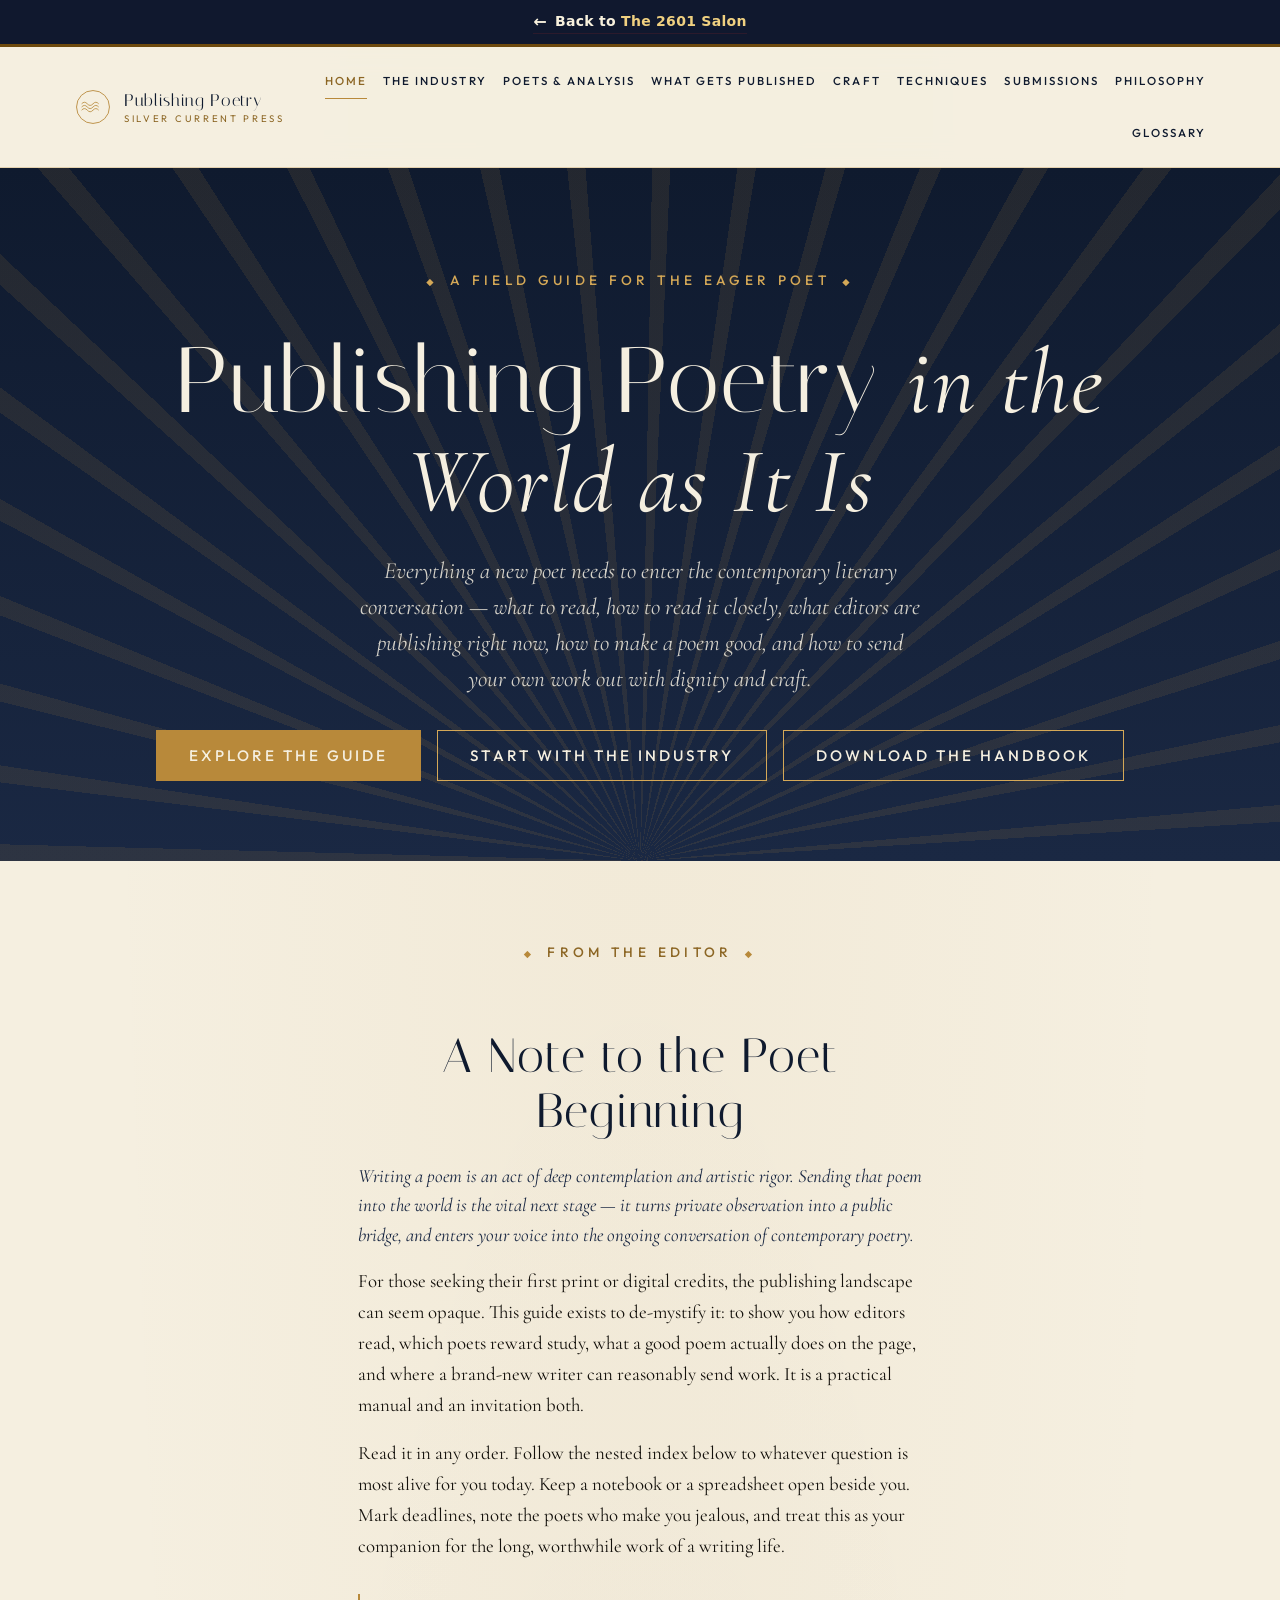
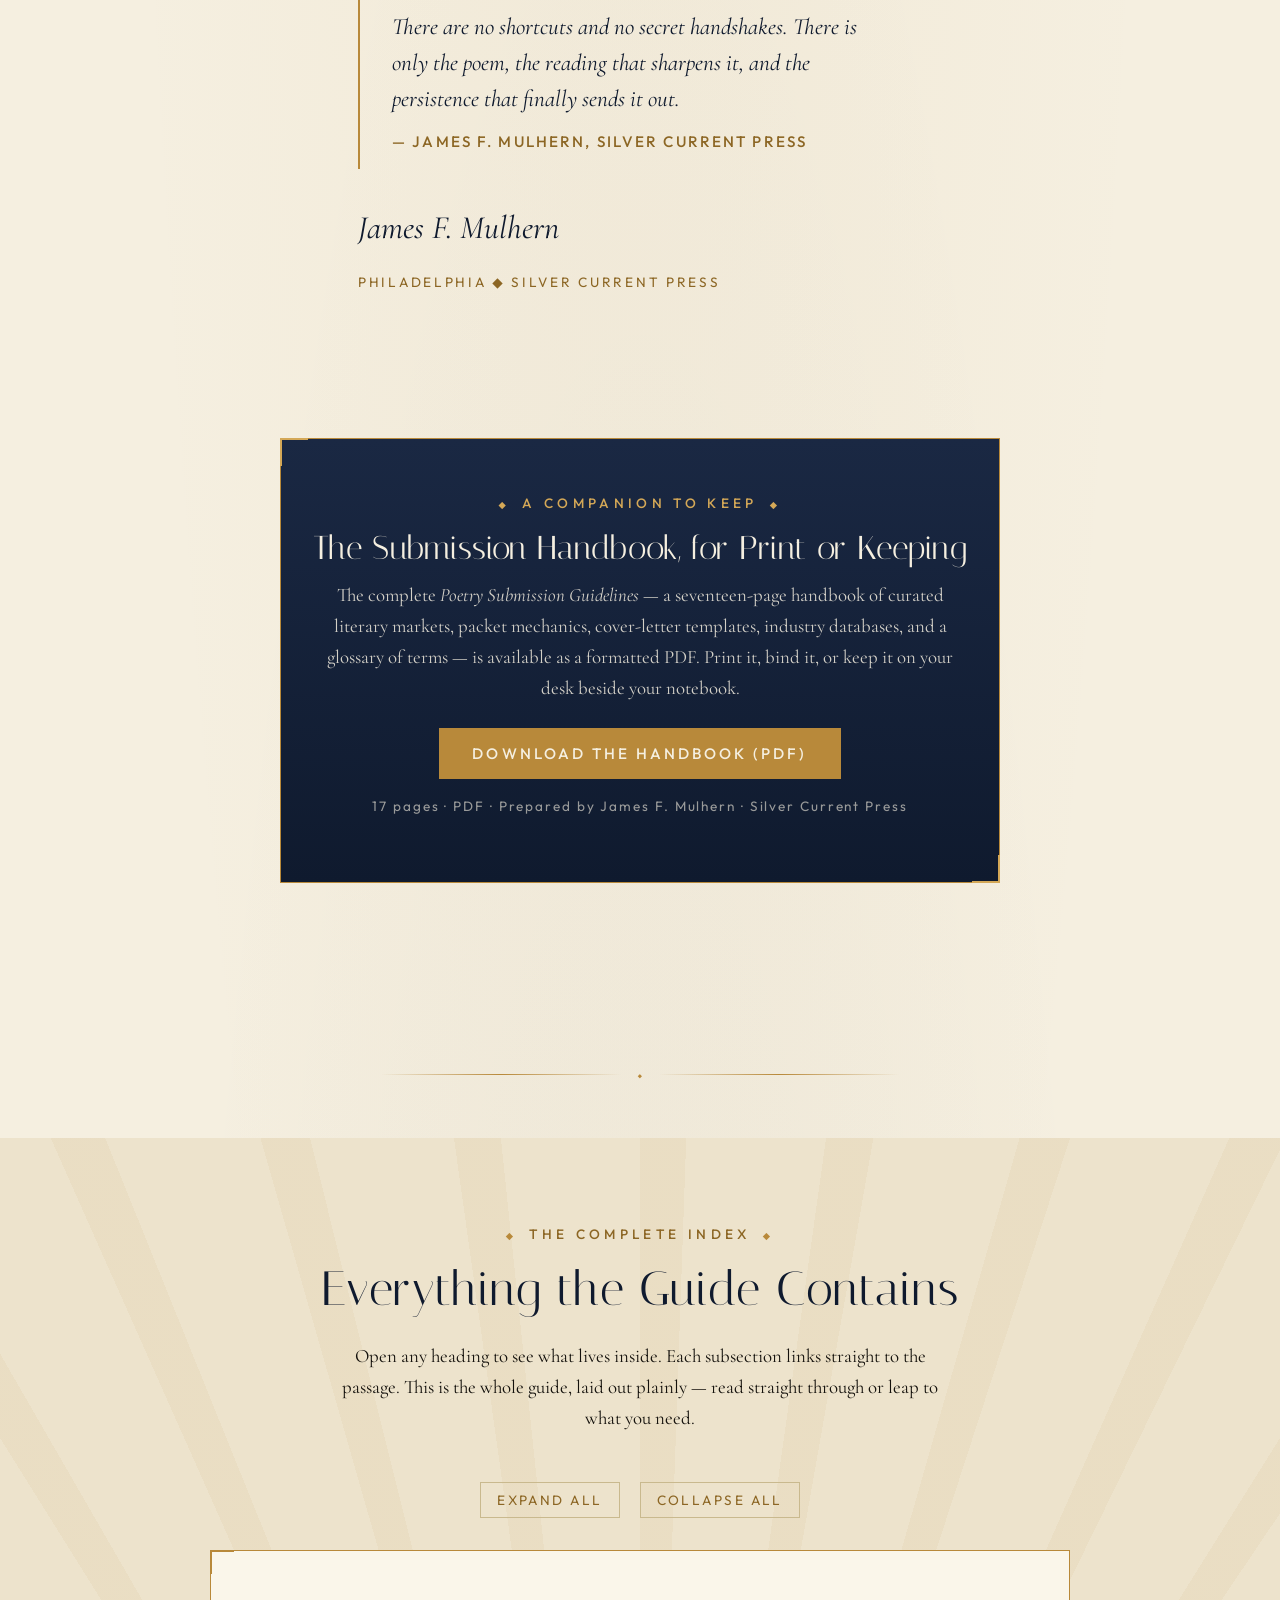
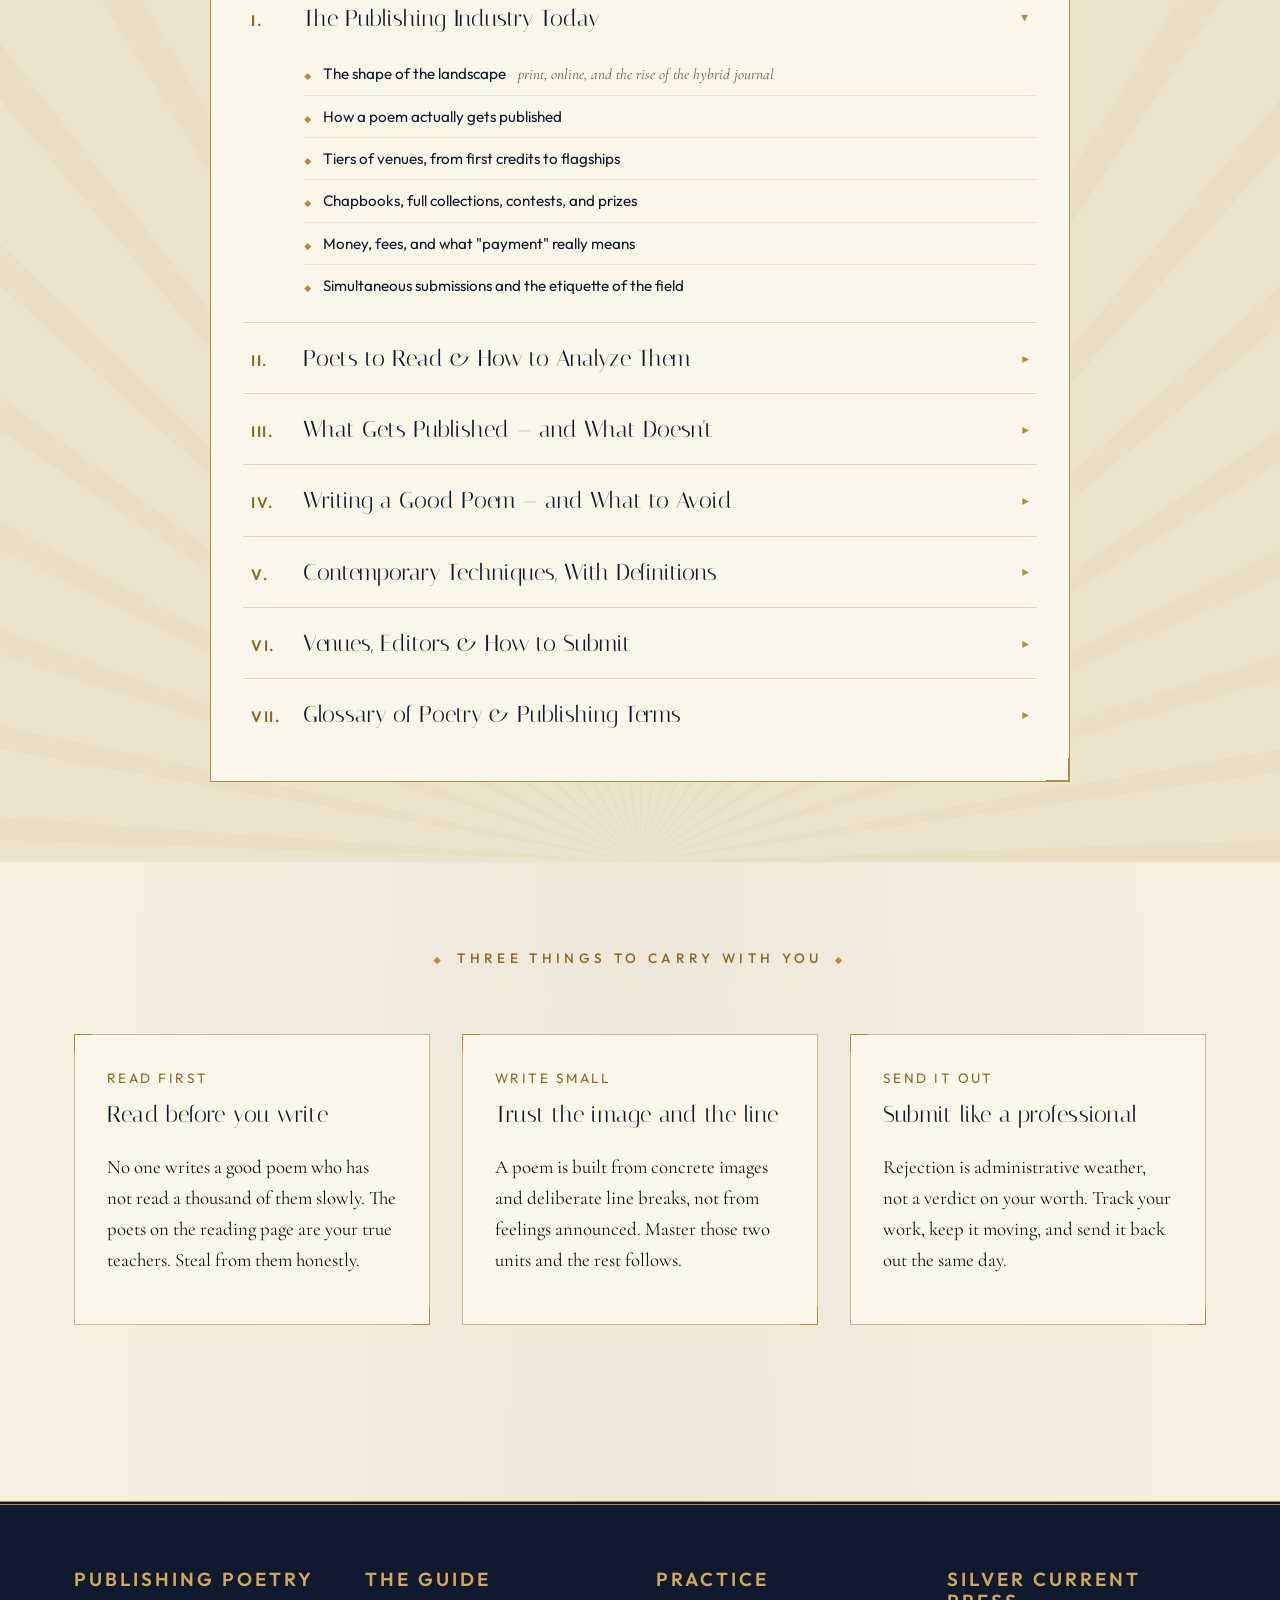
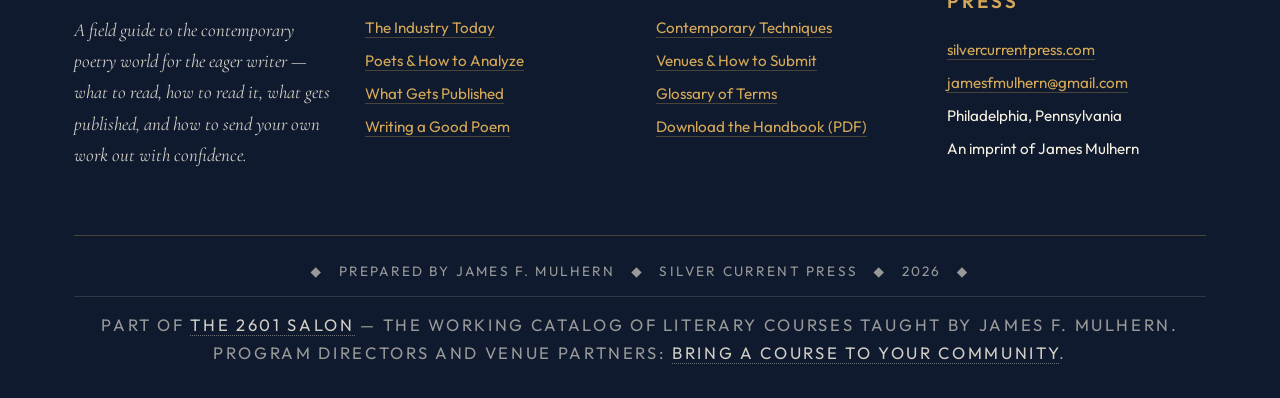
<file: index.html>
<!doctype html>
<html lang="en">
<head>
  <meta charset="utf-8">
  <meta name="viewport" content="width=device-width, initial-scale=1">
  <title>Publishing Poetry — A Field Guide for the Contemporary Poet · Silver Current Press</title>
  <meta name="description" content="Everything a new poet needs to know about the publishing industry today: poets to read and study, how to analyze poems, what gets published, how to write a good poem and what to avoid, contemporary techniques with definitions and examples, and how to submit to venues and editors. From Silver Current Press.">
  <link rel="preconnect" href="https://fonts.googleapis.com">
  <link rel="preconnect" href="https://fonts.gstatic.com" crossorigin>
  <link href="https://fonts.googleapis.com/css2?family=Cormorant+Garamond:ital,wght@0,400;0,500;0,600;1,400;1,500&family=Italiana&family=Outfit:wght@300;400;500;600&display=swap" rel="stylesheet">
  <link rel="stylesheet" href="css/styles.css">
<meta name="author" content="James F. Mulhern">
<meta name="keywords" content="publishing poetry, contemporary poetry industry, poetry submissions, how to publish a poem, poetry magazines, poetry contests, contemporary poetry techniques, how to write a poem, poetry glossary, poetry field guide, Silver Current Press, James F. Mulhern">
<meta name="robots" content="index, follow, max-image-preview:large">
<link rel="canonical" href="https://publishingpoetry.silvercurrentpress.com/">
<meta property="og:type" content="website">
<meta property="og:site_name" content="Publishing Poetry — Silver Current Press">
<meta property="og:title" content="Publishing Poetry — A Field Guide for the Contemporary Poet · Silver Current Press">
<meta property="og:description" content="Everything a new poet needs to know about the publishing industry today: poets to read and study, how to analyze poems, what gets published, how to write a good poem and what to avoid, contemporary techniques with definitions and examples, and how to submit to venues and editors. From Silver Current Press.">
<meta property="og:url" content="https://publishingpoetry.silvercurrentpress.com/">
<meta property="og:locale" content="en_US">
<meta name="twitter:card" content="summary_large_image">
<meta name="twitter:title" content="Publishing Poetry — A Field Guide for the Contemporary Poet · Silver Current Press">
<meta name="twitter:description" content="Everything a new poet needs to know about the publishing industry today: poets to read and study, how to analyze poems, what gets published, how to write a good poem and what to avoid, contemporary techniques with definitions and examples, and how to submit to venues and editors. From Silver Current Press.">
<script type="application/ld+json">
{
  "@context": "https://schema.org",
  "@type": "WebPage",
  "name": "Publishing Poetry \u2014 A Field Guide for the Contemporary Poet \u00b7 Silver Current Press",
  "description": "Everything a new poet needs to know about the publishing industry today: poets to read and study, how to analyze poems, what gets published, how to write a good poem and what to avoid, contemporary techniques with definitions and examples, and how to submit to venues and editors. From Silver Current Press.",
  "url": "https://publishingpoetry.silvercurrentpress.com/",
  "isPartOf": {
    "@type": "WebSite",
    "name": "Publishing Poetry \u2014 Silver Current Press",
    "url": "https://publishingpoetry.silvercurrentpress.com/"
  },
  "publisher": {
    "@type": "Organization",
    "name": "Silver Current Press",
    "url": "https://silvercurrentpress.com"
  },
  "author": {
    "@type": "Person",
    "name": "James F. Mulhern",
    "url": "https://www.authorjamesmulhern.com"
  },
  "inLanguage": "en"
}
</script>
<script type="application/ld+json">
{
  "@type": "TechArticle",
  "headline": "Publishing Poetry: A Field Guide for the Contemporary Poet",
  "about": "Contemporary poetry publishing, submission strategy, and craft",
  "@context": "https://schema.org"
}
</script>
</head>
<body>
<!-- return-to-salon ribbon -->
<div id="scp-return-ribbon" style="
  background: #10182E;
  color: #F8F1DD;
  text-align: center;
  padding: 10px 16px;
  font-family: system-ui, -apple-system, 'Segoe UI', sans-serif;
  font-size: 14px;
  font-weight: 600;
  letter-spacing: 0.02em;
  border-bottom: 3px solid #6E4A0E;
  position: relative;
  z-index: 9999;
">
  <a href="https://salon.silvercurrentpress.com"
     style="color: #F8F1DD; text-decoration: none; display:inline-flex; align-items:center; gap:8px;"
     onmouseover="this.style.color='#F0D080'"
     onmouseout="this.style.color='#F8F1DD'">
    <span style="font-size:16px; line-height:1;">&#8592;</span>
    <span>Back to <strong style="color:#F0D080;">The 2601 Salon</strong></span>
  </a>
</div>

  <div id="site-header"></div>

  <section class="hero">
    <div class="container">
      <span class="eyebrow">A Field Guide for the Eager Poet</span>
      <h1>Publishing Poetry <span style="font-family: var(--display); font-style: italic; font-weight: 400;">in the World as It Is</span></h1>
      <p class="lede">Everything a new poet needs to enter the contemporary literary conversation — what to read, how to read it closely, what editors are publishing right now, how to make a poem good, and how to send your own work out with dignity and craft.</p>
      <div style="margin-top: var(--space-8); display:flex; gap: var(--space-4); justify-content:center; flex-wrap: wrap;">
        <a class="btn btn--gold" href="#course-index">Explore the Guide</a>
        <a class="btn btn--ghost-light" href="industry.html">Start with the Industry</a>
        <a class="btn btn--ghost-light" href="downloads/Poetry_Submission_Guidelines_Silver_Current_Press.pdf">Download the Handbook</a>
      </div>
    </div>
  </section>

  <section id="letter">
    <div class="container prose">
      <span class="eyebrow center" style="display:block;">From the Editor</span>
      <h2 class="center">A Note to the Poet Beginning</h2>
      <p class="lede">Writing a poem is an act of deep contemplation and artistic rigor. Sending that poem into the world is the vital next stage — it turns private observation into a public bridge, and enters your voice into the ongoing conversation of contemporary poetry.</p>
      <p>For those seeking their first print or digital credits, the publishing landscape can seem opaque. This guide exists to de-mystify it: to show you how editors read, which poets reward study, what a good poem actually does on the page, and where a brand-new writer can reasonably send work. It is a practical manual and an invitation both.</p>
      <p>Read it in any order. Follow the nested index below to whatever question is most alive for you today. Keep a notebook or a spreadsheet open beside you. Mark deadlines, note the poets who make you jealous, and treat this as your companion for the long, worthwhile work of a writing life.</p>
      <blockquote>
        There are no shortcuts and no secret handshakes. There is only the poem, the reading that sharpens it, and the persistence that finally sends it out.
        <cite>— James F. Mulhern, Silver Current Press</cite>
      </blockquote>
      <p style="font-family: var(--display); font-style: italic; font-size: var(--text-xl); color: var(--midnight); margin-top: var(--space-6);">James F. Mulhern</p>
      <p style="font-family: var(--ui); font-size: var(--text-xs); letter-spacing: 0.2em; text-transform: uppercase; color: var(--gold-deep);">Philadelphia ◆ Silver Current Press</p>
    </div>
  </section>

  <section style="padding-top: 0;">
    <div class="container">
      <div class="download-panel">
        <span class="eyebrow">A Companion to Keep</span>
        <h3>The Submission Handbook, for Print or Keeping</h3>
        <p>The complete <em>Poetry Submission Guidelines</em> — a seventeen-page handbook of curated literary markets, packet mechanics, cover-letter templates, industry databases, and a glossary of terms — is available as a formatted PDF. Print it, bind it, or keep it on your desk beside your notebook.</p>
        <div style="margin-top: var(--space-6);">
          <a class="btn btn--gold" href="downloads/Poetry_Submission_Guidelines_Silver_Current_Press.pdf" download>Download the Handbook (PDF)</a>
        </div>
        <p style="margin-top: var(--space-4); font-size: var(--text-xs); font-family: var(--ui); letter-spacing: 0.14em; color: rgba(245,239,224,0.6);">17 pages · PDF · Prepared by James F. Mulhern · Silver Current Press</p>
      </div>
    </div>
  </section>

  <div class="deco-rule"><span class="diamond">◆</span></div>

  <section id="course-index" class="sunburst-bg anchor-h" style="background: var(--parchment);">
    <div class="container">
      <div class="center" style="margin-bottom: var(--space-12);">
        <span class="eyebrow">The Complete Index</span>
        <h2>Everything the Guide Contains</h2>
        <p class="prose" style="margin: 0 auto;">Open any heading to see what lives inside. Each subsection links straight to the passage. This is the whole guide, laid out plainly — read straight through or leap to what you need.</p>
      </div>

      <div class="toc-controls">
        <button id="toc-expand" type="button">Expand All</button>
        <button id="toc-collapse" type="button">Collapse All</button>
      </div>

      <div class="toc-master">
        <ol class="toc-list">

          <li>
            <details class="toc-item" open>
              <summary><span class="sec-num"></span><span class="sec-title">The Publishing Industry Today</span><span class="sec-toggle"></span></summary>
              <ul class="toc-sub">
                <li><span class="dot">◆</span><a href="industry.html#landscape">The shape of the landscape</a><span class="sub-note">print, online, and the rise of the hybrid journal</span></li>
                <li><span class="dot">◆</span><a href="industry.html#how-it-works">How a poem actually gets published</a></li>
                <li><span class="dot">◆</span><a href="industry.html#tiers">Tiers of venues, from first credits to flagships</a></li>
                <li><span class="dot">◆</span><a href="industry.html#books">Chapbooks, full collections, contests, and prizes</a></li>
                <li><span class="dot">◆</span><a href="industry.html#money">Money, fees, and what "payment" really means</a></li>
                <li><span class="dot">◆</span><a href="industry.html#ethics">Simultaneous submissions and the etiquette of the field</a></li>
              </ul>
            </details>
          </li>

          <li>
            <details class="toc-item">
              <summary><span class="sec-num"></span><span class="sec-title">Poets to Read &amp; How to Analyze Them</span><span class="sec-toggle"></span></summary>
              <ul class="toc-sub">
                <li><span class="dot">◆</span><a href="reading.html#why">Why reading is the first act of writing</a></li>
                <li><span class="dot">◆</span><a href="reading.html#foundational">Foundational poets every writer should study</a></li>
                <li><span class="dot">◆</span><a href="reading.html#contemporary">Contemporary poets shaping the field now</a></li>
                <li><span class="dot">◆</span><a href="reading.html#method">A method for analyzing any poem as a model</a></li>
                <li><span class="dot">◆</span><a href="reading.html#worked">A worked example, line by line</a></li>
                <li><span class="dot">◆</span><a href="reading.html#build">Building your own study practice</a></li>
              </ul>
            </details>
          </li>

          <li>
            <details class="toc-item">
              <summary><span class="sec-num"></span><span class="sec-title">What Gets Published — and What Doesn't</span><span class="sec-toggle"></span></summary>
              <ul class="toc-sub">
                <li><span class="dot">◆</span><a href="trends.html#most">Poem types most published today, with examples</a></li>
                <li><span class="dot">◆</span><a href="trends.html#lyric">The lyric free-verse poem</a></li>
                <li><span class="dot">◆</span><a href="trends.html#persona">Persona, documentary, and hybrid forms</a></li>
                <li><span class="dot">◆</span><a href="trends.html#least">Poem types least published today</a></li>
                <li><span class="dot">◆</span><a href="trends.html#why-trends">Why the pendulum swings — reading trends wisely</a></li>
              </ul>
            </details>
          </li>

          <li>
            <details class="toc-item">
              <summary><span class="sec-num"></span><span class="sec-title">Writing a Good Poem — and What to Avoid</span><span class="sec-toggle"></span></summary>
              <ul class="toc-sub">
                <li><span class="dot">◆</span><a href="craft.html#good">What a good poem actually does</a></li>
                <li><span class="dot">◆</span><a href="craft.html#image">On the image — the poem's fundamental unit</a></li>
                <li><span class="dot">◆</span><a href="craft.html#line">On the line — where poetry becomes poetry</a></li>
                <li><span class="dot">◆</span><a href="craft.html#avoid">What to avoid — the common failures</a></li>
                <li><span class="dot">◆</span><a href="craft.html#revise">How to revise toward the finished poem</a></li>
                <li><span class="dot">◆</span><a href="craft.html#recommend">Recommendations for writing a poem well</a></li>
              </ul>
            </details>
          </li>

          <li>
            <details class="toc-item">
              <summary><span class="sec-num"></span><span class="sec-title">Contemporary Techniques, With Definitions</span><span class="sec-toggle"></span></summary>
              <ul class="toc-sub">
                <li><span class="dot">◆</span><a href="techniques.html#sound">Sound &amp; music — the ear's techniques</a></li>
                <li><span class="dot">◆</span><a href="techniques.html#line-tech">The line &amp; the page — spatial techniques</a></li>
                <li><span class="dot">◆</span><a href="techniques.html#figure">Figure &amp; image — techniques of comparison</a></li>
                <li><span class="dot">◆</span><a href="techniques.html#structure">Structure &amp; movement — techniques of shape</a></li>
                <li><span class="dot">◆</span><a href="techniques.html#voice">Voice &amp; address — techniques of the speaker</a></li>
                <li><span class="dot">◆</span><a href="techniques.html#most-used">Techniques most used in contemporary poems</a></li>
              </ul>
            </details>
          </li>

          <li>
            <details class="toc-item">
              <summary><span class="sec-num"></span><span class="sec-title">Venues, Editors &amp; How to Submit</span><span class="sec-toggle"></span></summary>
              <ul class="toc-sub">
                <li><span class="dot">◆</span><a href="submissions.html#markets">Curated literary markets &amp; their editors</a></li>
                <li><span class="dot">◆</span><a href="submissions.html#compare">Quick market comparison table</a></li>
                <li><span class="dot">◆</span><a href="submissions.html#packet">The mechanics of preparing your packet</a></li>
                <li><span class="dot">◆</span><a href="submissions.html#cover">The professional cover letter &amp; bio</a></li>
                <li><span class="dot">◆</span><a href="submissions.html#databases">Industry resources &amp; databases</a></li>
                <li><span class="dot">◆</span><a href="submissions.html#journey">Managing the writer's journey</a></li>
              </ul>
            </details>
          </li>

          <li>
            <details class="toc-item">
              <summary><span class="sec-num"></span><span class="sec-title">Glossary of Poetry &amp; Publishing Terms</span><span class="sec-toggle"></span></summary>
              <ul class="toc-sub">
                <li><span class="dot">◆</span><a href="glossary.html#craft-terms">Craft terms — image, line, enjambment, volta</a></li>
                <li><span class="dot">◆</span><a href="glossary.html#form-terms">Form terms — free verse, stanza, sonnet, ghazal</a></li>
                <li><span class="dot">◆</span><a href="glossary.html#pub-terms">Publishing terms — blind review, masthead, contributor copy</a></li>
              </ul>
            </details>
          </li>

        </ol>
      </div>
    </div>
  </section>

  <section>
    <div class="container">
      <div class="center" style="margin-bottom: var(--space-12);">
        <span class="eyebrow">Three Things to Carry With You</span>
      </div>
      <div class="cards">
        <div class="card">
          <p class="meta">Read First</p>
          <h3>Read before you write</h3>
          <p>No one writes a good poem who has not read a thousand of them slowly. The poets on the reading page are your true teachers. Steal from them honestly.</p>
        </div>
        <div class="card">
          <p class="meta">Write Small</p>
          <h3>Trust the image and the line</h3>
          <p>A poem is built from concrete images and deliberate line breaks, not from feelings announced. Master those two units and the rest follows.</p>
        </div>
        <div class="card">
          <p class="meta">Send It Out</p>
          <h3>Submit like a professional</h3>
          <p>Rejection is administrative weather, not a verdict on your worth. Track your work, keep it moving, and send it back out the same day.</p>
        </div>
      </div>
    </div>
  </section>

  <div id="site-footer"></div>
  <script src="js/site.js"></script>
</body>
</html>
</file>
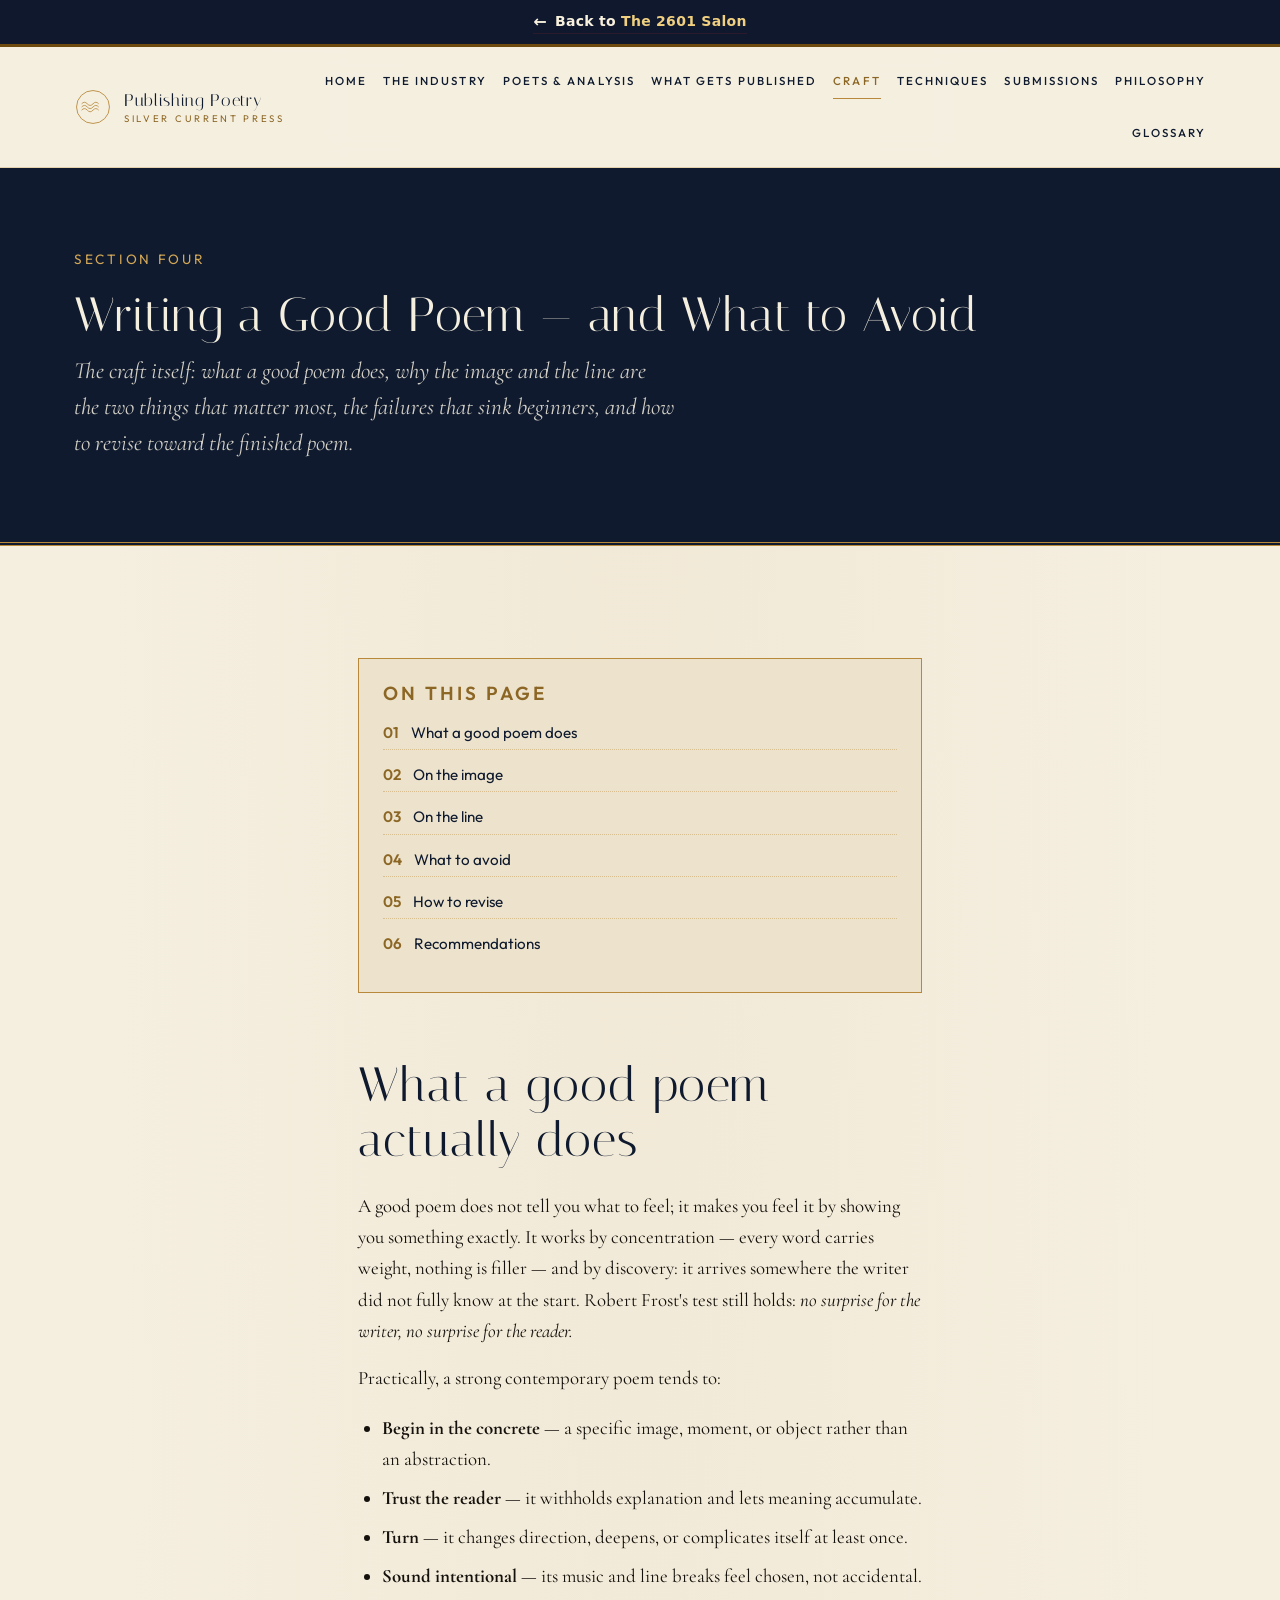
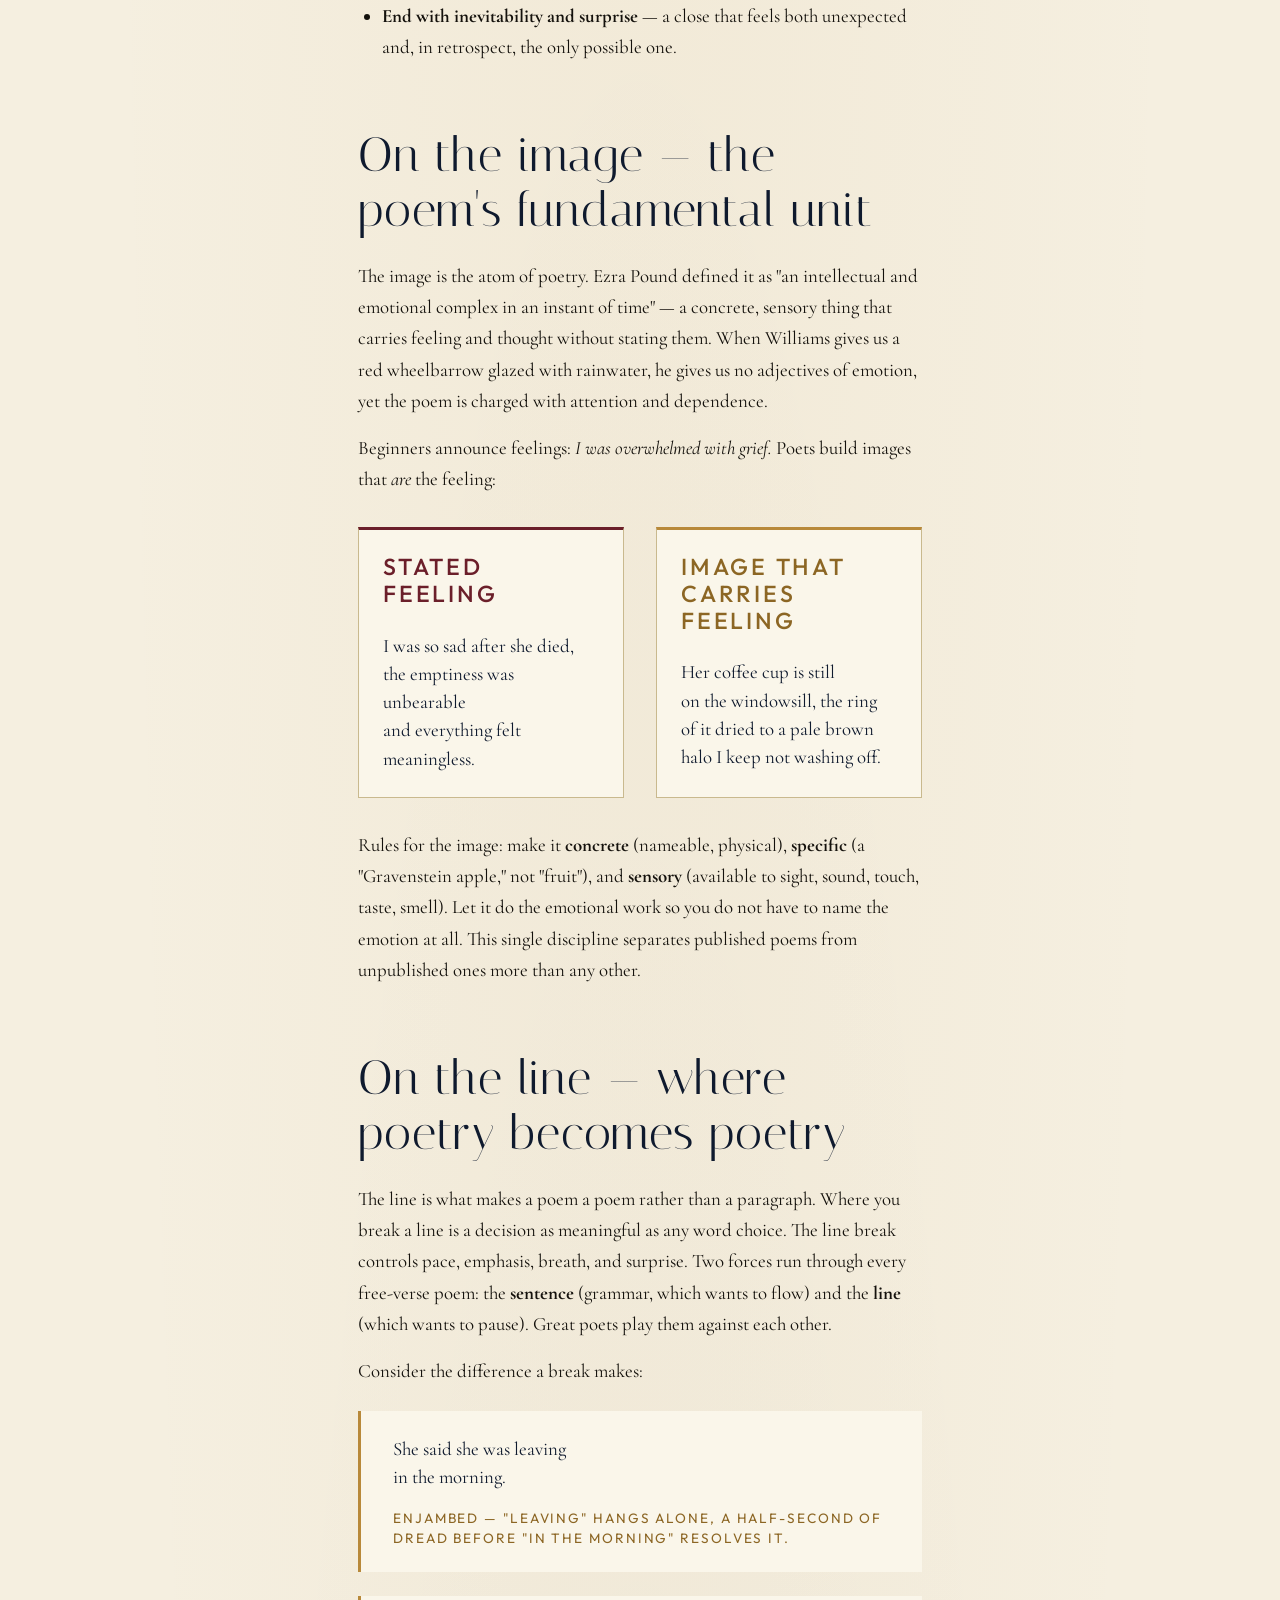
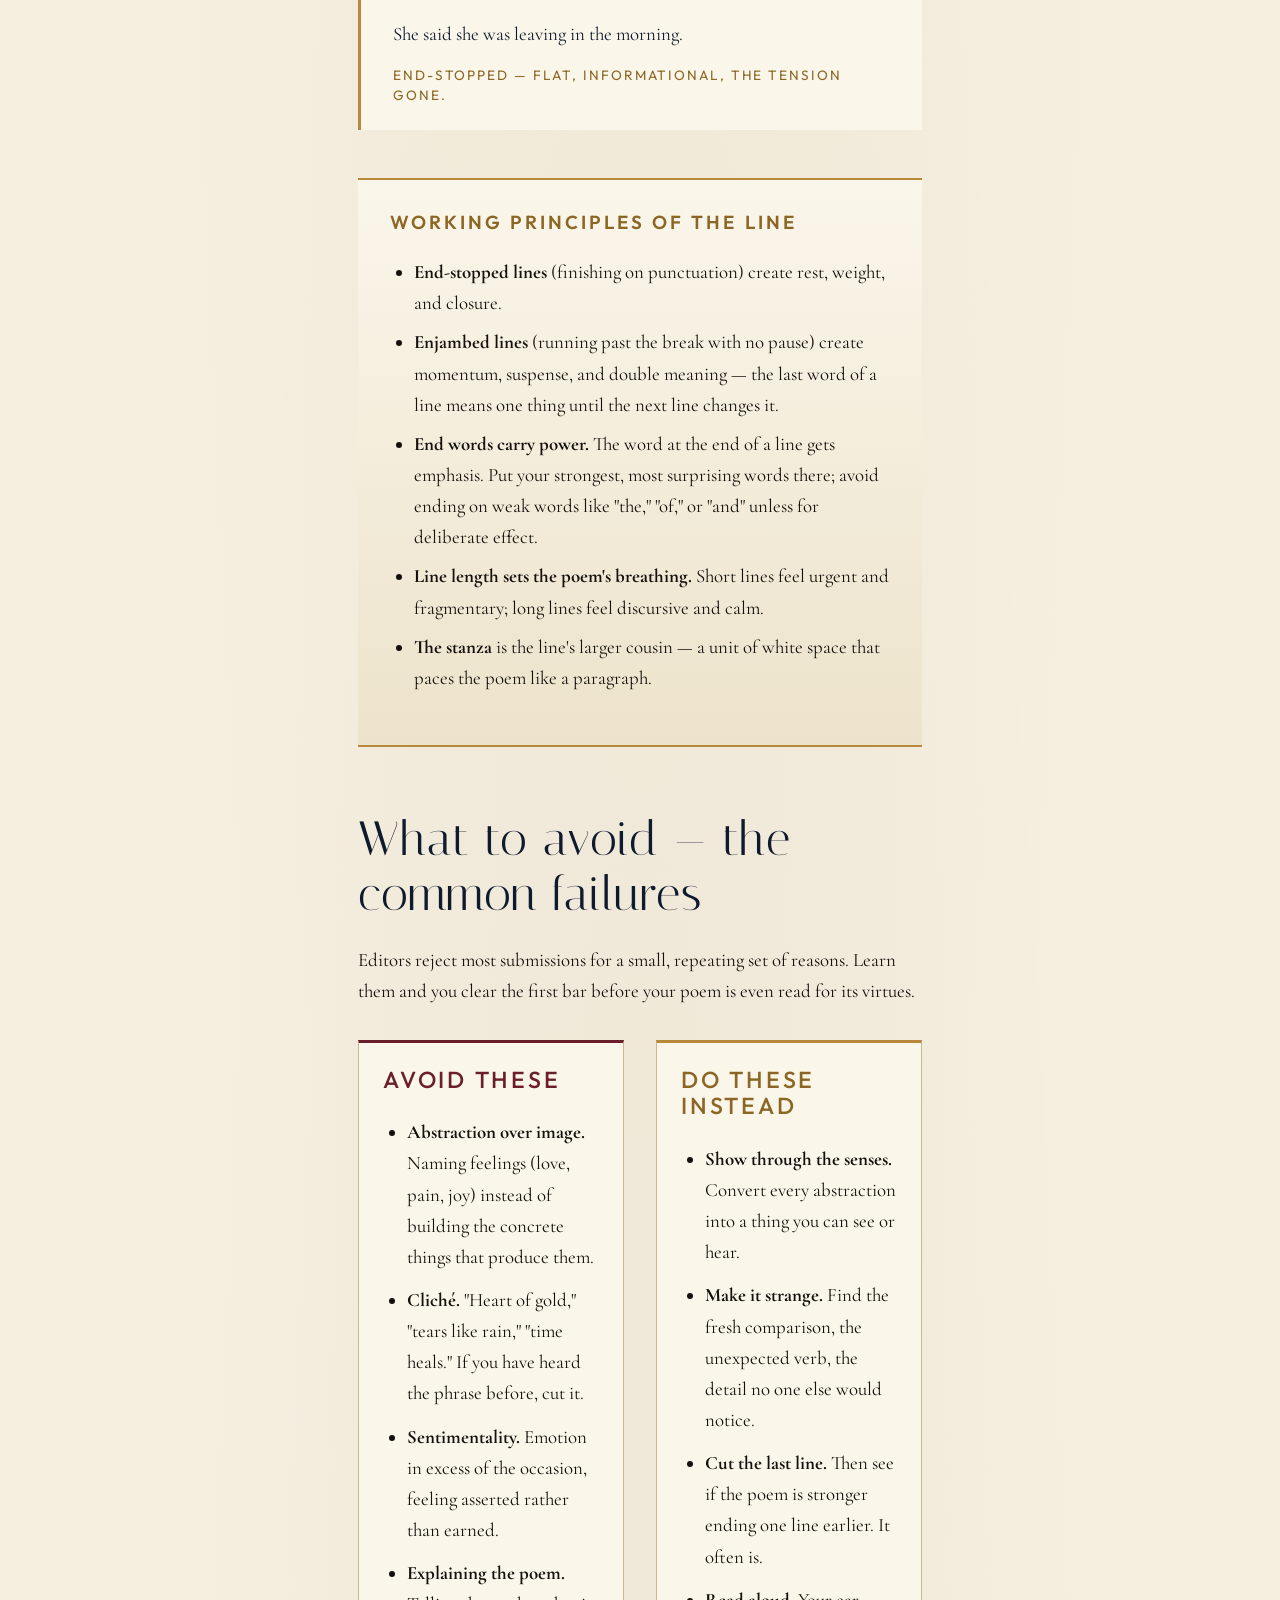
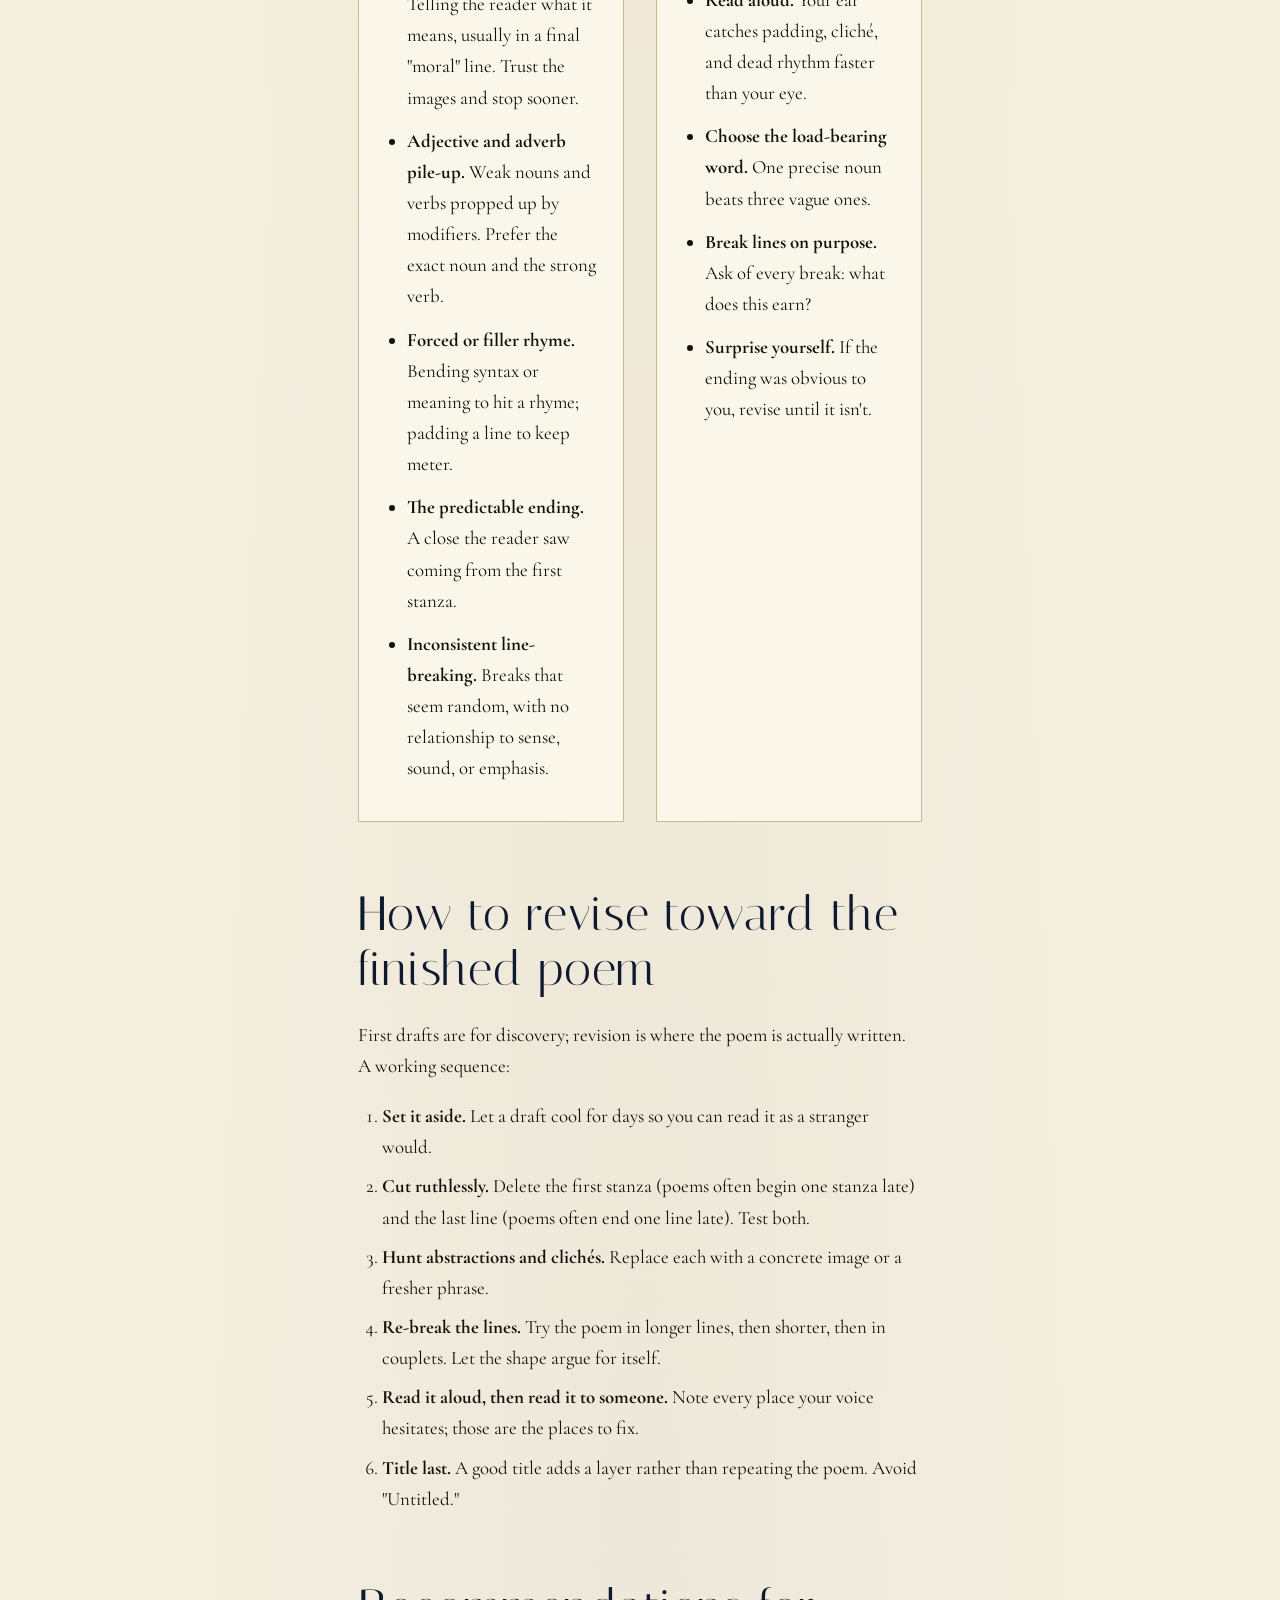
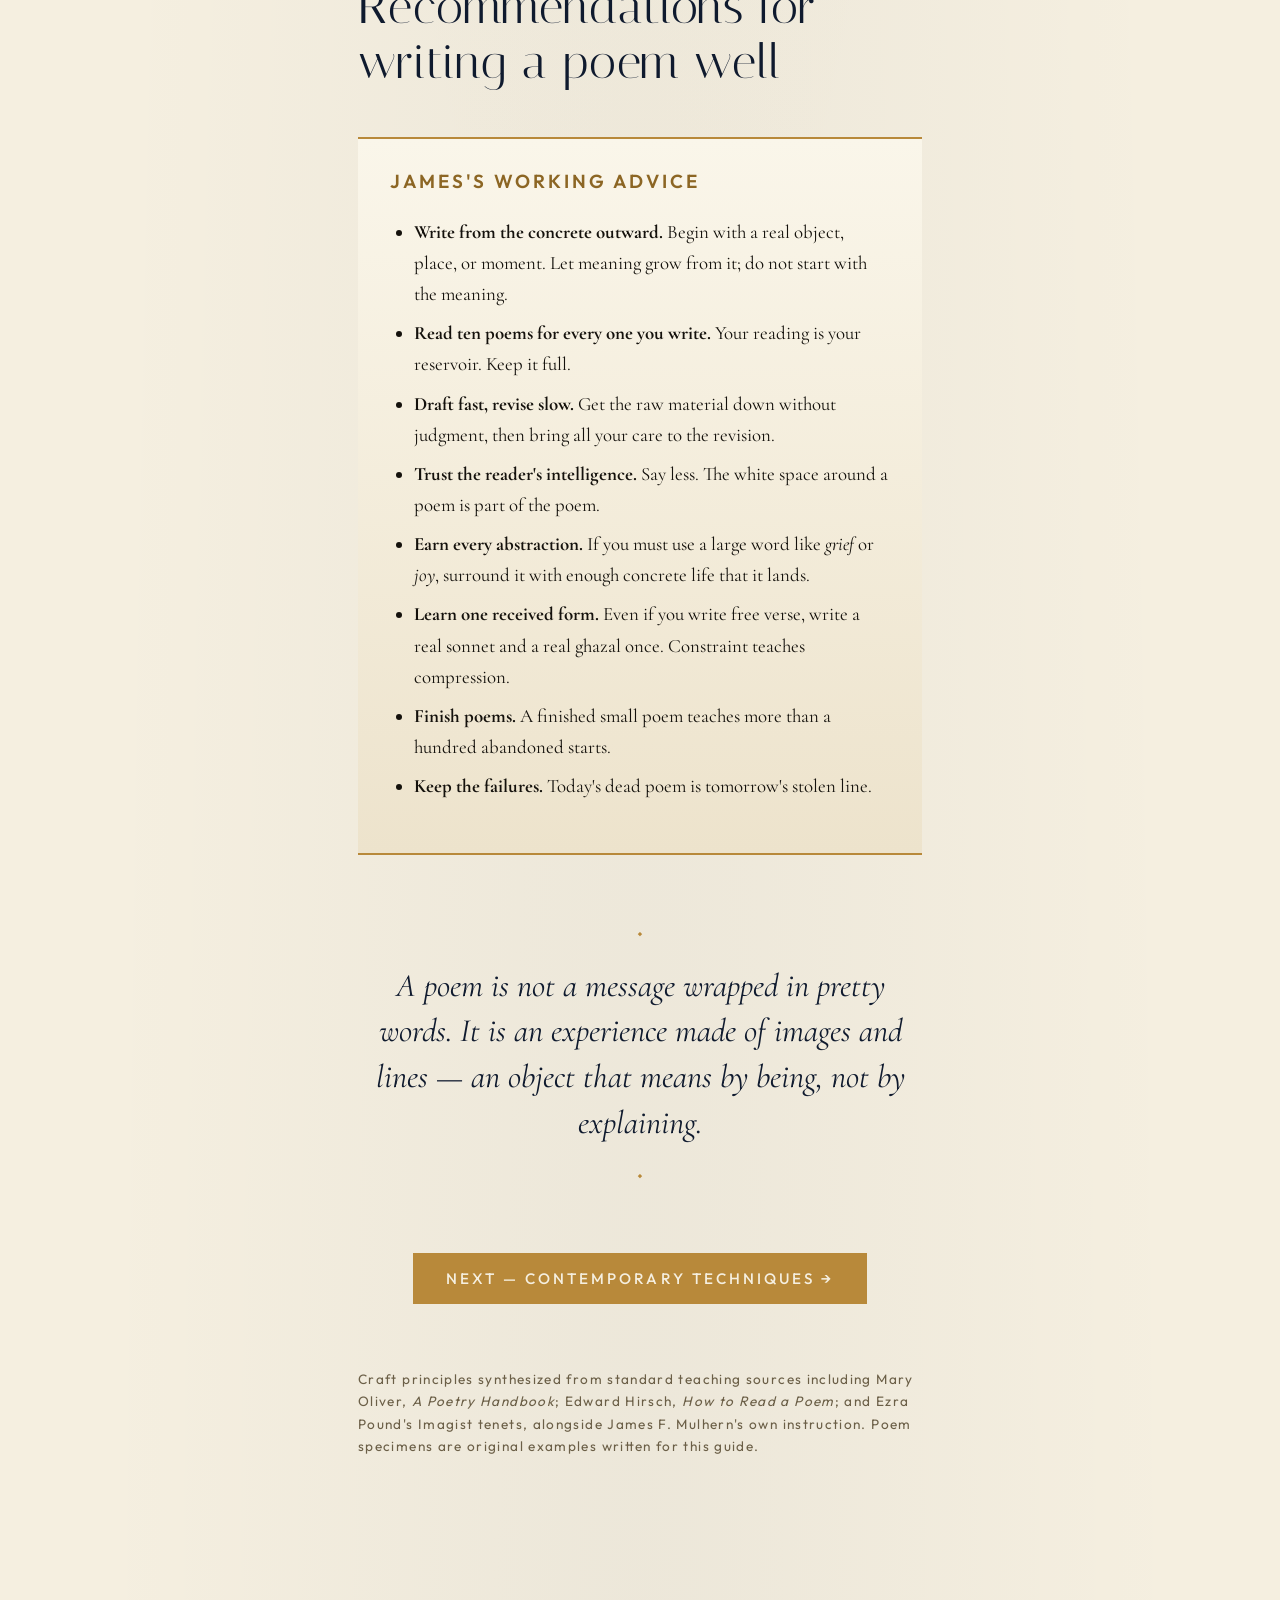
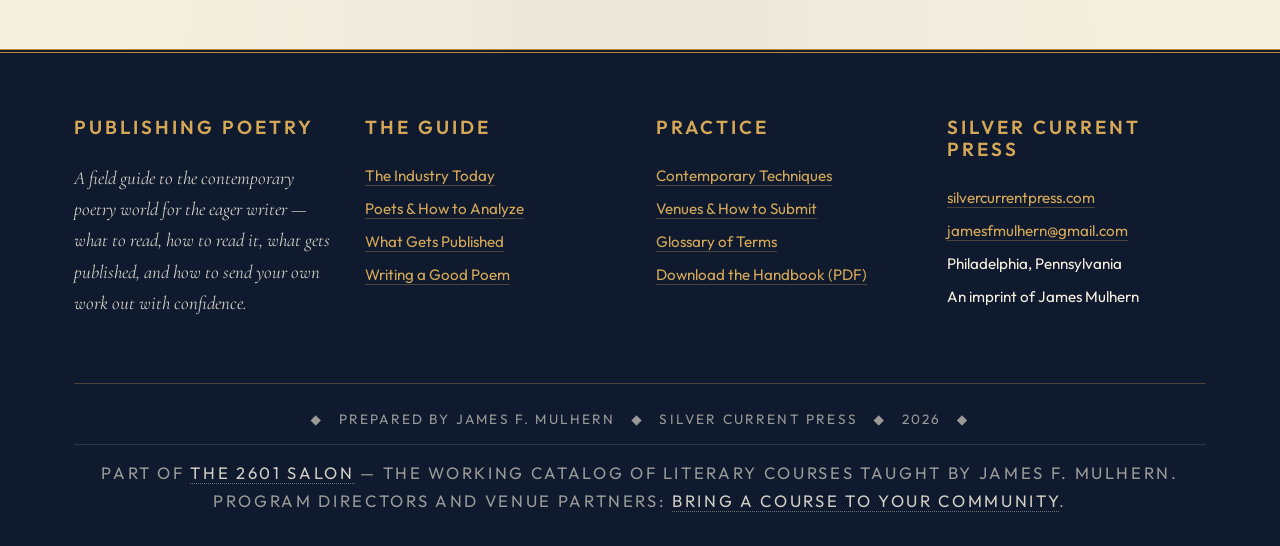
<file: craft.html>
<!doctype html>
<html lang="en">
<head>
  <meta charset="utf-8">
  <meta name="viewport" content="width=device-width, initial-scale=1">
  <title>Writing a Good Poem — and What to Avoid · Publishing Poetry</title>
  <meta name="description" content="What a good poem actually does, essays on the image and the line, the common failures to avoid, how to revise, and concrete recommendations for writing a poem well.">
  <link rel="preconnect" href="https://fonts.googleapis.com">
  <link rel="preconnect" href="https://fonts.gstatic.com" crossorigin>
  <link href="https://fonts.googleapis.com/css2?family=Cormorant+Garamond:ital,wght@0,400;0,500;0,600;1,400;1,500&family=Italiana&family=Outfit:wght@300;400;500;600&display=swap" rel="stylesheet">
  <link rel="stylesheet" href="css/styles.css">
<meta name="author" content="James F. Mulhern">
<meta name="keywords" content="publishing poetry, contemporary poetry industry, poetry submissions, how to publish a poem, poetry magazines, poetry contests, contemporary poetry techniques, how to write a poem, poetry glossary, poetry field guide, Silver Current Press, James F. Mulhern">
<meta name="robots" content="index, follow, max-image-preview:large">
<link rel="canonical" href="https://publishingpoetry.silvercurrentpress.com/craft.html">
<meta property="og:type" content="website">
<meta property="og:site_name" content="Publishing Poetry — Silver Current Press">
<meta property="og:title" content="Writing a Good Poem — and What to Avoid · Publishing Poetry">
<meta property="og:description" content="What a good poem actually does, essays on the image and the line, the common failures to avoid, how to revise, and concrete recommendations for writing a poem well.">
<meta property="og:url" content="https://publishingpoetry.silvercurrentpress.com/craft.html">
<meta property="og:locale" content="en_US">
<meta name="twitter:card" content="summary_large_image">
<meta name="twitter:title" content="Writing a Good Poem — and What to Avoid · Publishing Poetry">
<meta name="twitter:description" content="What a good poem actually does, essays on the image and the line, the common failures to avoid, how to revise, and concrete recommendations for writing a poem well.">
<script type="application/ld+json">
{
  "@context": "https://schema.org",
  "@type": "WebPage",
  "name": "Writing a Good Poem \u2014 and What to Avoid \u00b7 Publishing Poetry",
  "description": "What a good poem actually does, essays on the image and the line, the common failures to avoid, how to revise, and concrete recommendations for writing a poem well.",
  "url": "https://publishingpoetry.silvercurrentpress.com/craft.html",
  "isPartOf": {
    "@type": "WebSite",
    "name": "Publishing Poetry \u2014 Silver Current Press",
    "url": "https://publishingpoetry.silvercurrentpress.com/"
  },
  "publisher": {
    "@type": "Organization",
    "name": "Silver Current Press",
    "url": "https://silvercurrentpress.com"
  },
  "author": {
    "@type": "Person",
    "name": "James F. Mulhern",
    "url": "https://www.authorjamesmulhern.com"
  },
  "inLanguage": "en"
}
</script>
<script type="application/ld+json">
{
  "@type": "TechArticle",
  "headline": "Publishing Poetry: A Field Guide for the Contemporary Poet",
  "about": "Contemporary poetry publishing, submission strategy, and craft",
  "@context": "https://schema.org"
}
</script>
</head>
<body>
<!-- return-to-salon ribbon -->
<div id="scp-return-ribbon" style="
  background: #10182E;
  color: #F8F1DD;
  text-align: center;
  padding: 10px 16px;
  font-family: system-ui, -apple-system, 'Segoe UI', sans-serif;
  font-size: 14px;
  font-weight: 600;
  letter-spacing: 0.02em;
  border-bottom: 3px solid #6E4A0E;
  position: relative;
  z-index: 9999;
">
  <a href="https://salon.silvercurrentpress.com"
     style="color: #F8F1DD; text-decoration: none; display:inline-flex; align-items:center; gap:8px;"
     onmouseover="this.style.color='#F0D080'"
     onmouseout="this.style.color='#F8F1DD'">
    <span style="font-size:16px; line-height:1;">&#8592;</span>
    <span>Back to <strong style="color:#F0D080;">The 2601 Salon</strong></span>
  </a>
</div>

  <div id="site-header"></div>

  <section class="session-hero">
    <div class="container">
      <p class="session-meta">Section Four</p>
      <h1>Writing a Good Poem — and What to Avoid</h1>
      <p class="lede" style="color: rgba(245,239,224,0.85); max-width: 60ch;">The craft itself: what a good poem does, why the image and the line are the two things that matter most, the failures that sink beginners, and how to revise toward the finished poem.</p>
    </div>
  </section>

  <section>
    <div class="container prose">

      <div class="toc">
        <h5>On This Page</h5>
        <ol>
          <li><a href="#good">What a good poem does</a></li>
          <li><a href="#image">On the image</a></li>
          <li><a href="#line">On the line</a></li>
          <li><a href="#avoid">What to avoid</a></li>
          <li><a href="#revise">How to revise</a></li>
          <li><a href="#recommend">Recommendations</a></li>
        </ol>
      </div>

      <h2 id="good" class="anchor-h">What a good poem actually does</h2>
      <p>A good poem does not tell you what to feel; it makes you feel it by showing you something exactly. It works by concentration — every word carries weight, nothing is filler — and by discovery: it arrives somewhere the writer did not fully know at the start. Robert Frost's test still holds: <em>no surprise for the writer, no surprise for the reader.</em></p>
      <p>Practically, a strong contemporary poem tends to:</p>
      <ul>
        <li><strong>Begin in the concrete</strong> — a specific image, moment, or object rather than an abstraction.</li>
        <li><strong>Trust the reader</strong> — it withholds explanation and lets meaning accumulate.</li>
        <li><strong>Turn</strong> — it changes direction, deepens, or complicates itself at least once.</li>
        <li><strong>Sound intentional</strong> — its music and line breaks feel chosen, not accidental.</li>
        <li><strong>End with inevitability and surprise</strong> — a close that feels both unexpected and, in retrospect, the only possible one.</li>
      </ul>

      <h2 id="image" class="anchor-h">On the image — the poem's fundamental unit</h2>
      <p>The image is the atom of poetry. Ezra Pound defined it as "an intellectual and emotional complex in an instant of time" — a concrete, sensory thing that carries feeling and thought without stating them. When Williams gives us a red wheelbarrow glazed with rainwater, he gives us no adjectives of emotion, yet the poem is charged with attention and dependence.</p>
      <p>Beginners announce feelings: <em>I was overwhelmed with grief.</em> Poets build images that <em>are</em> the feeling:</p>
      <div class="do-avoid">
        <div class="panel avoid">
          <h4>Stated feeling</h4>
          <p class="specimen mini" style="margin:0; border:none; background:none; padding:0;">I was so sad after she died,
the emptiness was unbearable
and everything felt meaningless.</p>
        </div>
        <div class="panel do">
          <h4>Image that carries feeling</h4>
          <p class="specimen mini" style="margin:0; border:none; background:none; padding:0;">Her coffee cup is still
on the windowsill, the ring
of it dried to a pale brown
halo I keep not washing off.</p>
        </div>
      </div>
      <p>Rules for the image: make it <strong>concrete</strong> (nameable, physical), <strong>specific</strong> (a "Gravenstein apple," not "fruit"), and <strong>sensory</strong> (available to sight, sound, touch, taste, smell). Let it do the emotional work so you do not have to name the emotion at all. This single discipline separates published poems from unpublished ones more than any other.</p>

      <h2 id="line" class="anchor-h">On the line — where poetry becomes poetry</h2>
      <p>The line is what makes a poem a poem rather than a paragraph. Where you break a line is a decision as meaningful as any word choice. The line break controls pace, emphasis, breath, and surprise. Two forces run through every free-verse poem: the <strong>sentence</strong> (grammar, which wants to flow) and the <strong>line</strong> (which wants to pause). Great poets play them against each other.</p>
      <p>Consider the difference a break makes:</p>
      <div class="specimen mini">She said she was leaving
in the morning.
<span class="attrib">Enjambed — "leaving" hangs alone, a half-second of dread before "in the morning" resolves it.</span></div>
      <div class="specimen mini">She said she was leaving in the morning.
<span class="attrib">End-stopped — flat, informational, the tension gone.</span></div>
      <div class="takeaway">
        <h5>Working Principles of the Line</h5>
        <ul>
          <li><strong>End-stopped lines</strong> (finishing on punctuation) create rest, weight, and closure.</li>
          <li><strong>Enjambed lines</strong> (running past the break with no pause) create momentum, suspense, and double meaning — the last word of a line means one thing until the next line changes it.</li>
          <li><strong>End words carry power.</strong> The word at the end of a line gets emphasis. Put your strongest, most surprising words there; avoid ending on weak words like "the," "of," or "and" unless for deliberate effect.</li>
          <li><strong>Line length sets the poem's breathing.</strong> Short lines feel urgent and fragmentary; long lines feel discursive and calm.</li>
          <li><strong>The stanza</strong> is the line's larger cousin — a unit of white space that paces the poem like a paragraph.</li>
        </ul>
      </div>

      <h2 id="avoid" class="anchor-h">What to avoid — the common failures</h2>
      <p>Editors reject most submissions for a small, repeating set of reasons. Learn them and you clear the first bar before your poem is even read for its virtues.</p>
      <div class="do-avoid">
        <div class="panel avoid">
          <h4>Avoid these</h4>
          <ul>
            <li><strong>Abstraction over image.</strong> Naming feelings (love, pain, joy) instead of building the concrete things that produce them.</li>
            <li><strong>Cliché.</strong> "Heart of gold," "tears like rain," "time heals." If you have heard the phrase before, cut it.</li>
            <li><strong>Sentimentality.</strong> Emotion in excess of the occasion, feeling asserted rather than earned.</li>
            <li><strong>Explaining the poem.</strong> Telling the reader what it means, usually in a final "moral" line. Trust the images and stop sooner.</li>
            <li><strong>Adjective and adverb pile-up.</strong> Weak nouns and verbs propped up by modifiers. Prefer the exact noun and the strong verb.</li>
            <li><strong>Forced or filler rhyme.</strong> Bending syntax or meaning to hit a rhyme; padding a line to keep meter.</li>
            <li><strong>The predictable ending.</strong> A close the reader saw coming from the first stanza.</li>
            <li><strong>Inconsistent line-breaking.</strong> Breaks that seem random, with no relationship to sense, sound, or emphasis.</li>
          </ul>
        </div>
        <div class="panel do">
          <h4>Do these instead</h4>
          <ul>
            <li><strong>Show through the senses.</strong> Convert every abstraction into a thing you can see or hear.</li>
            <li><strong>Make it strange.</strong> Find the fresh comparison, the unexpected verb, the detail no one else would notice.</li>
            <li><strong>Cut the last line.</strong> Then see if the poem is stronger ending one line earlier. It often is.</li>
            <li><strong>Read aloud.</strong> Your ear catches padding, cliché, and dead rhythm faster than your eye.</li>
            <li><strong>Choose the load-bearing word.</strong> One precise noun beats three vague ones.</li>
            <li><strong>Break lines on purpose.</strong> Ask of every break: what does this earn?</li>
            <li><strong>Surprise yourself.</strong> If the ending was obvious to you, revise until it isn't.</li>
          </ul>
        </div>
      </div>

      <h2 id="revise" class="anchor-h">How to revise toward the finished poem</h2>
      <p>First drafts are for discovery; revision is where the poem is actually written. A working sequence:</p>
      <ol>
        <li><strong>Set it aside.</strong> Let a draft cool for days so you can read it as a stranger would.</li>
        <li><strong>Cut ruthlessly.</strong> Delete the first stanza (poems often begin one stanza late) and the last line (poems often end one line late). Test both.</li>
        <li><strong>Hunt abstractions and clichés.</strong> Replace each with a concrete image or a fresher phrase.</li>
        <li><strong>Re-break the lines.</strong> Try the poem in longer lines, then shorter, then in couplets. Let the shape argue for itself.</li>
        <li><strong>Read it aloud, then read it to someone.</strong> Note every place your voice hesitates; those are the places to fix.</li>
        <li><strong>Title last.</strong> A good title adds a layer rather than repeating the poem. Avoid "Untitled."</li>
      </ol>

      <h2 id="recommend" class="anchor-h">Recommendations for writing a poem well</h2>
      <div class="takeaway">
        <h5>James's Working Advice</h5>
        <ul>
          <li><strong>Write from the concrete outward.</strong> Begin with a real object, place, or moment. Let meaning grow from it; do not start with the meaning.</li>
          <li><strong>Read ten poems for every one you write.</strong> Your reading is your reservoir. Keep it full.</li>
          <li><strong>Draft fast, revise slow.</strong> Get the raw material down without judgment, then bring all your care to the revision.</li>
          <li><strong>Trust the reader's intelligence.</strong> Say less. The white space around a poem is part of the poem.</li>
          <li><strong>Earn every abstraction.</strong> If you must use a large word like <em>grief</em> or <em>joy</em>, surround it with enough concrete life that it lands.</li>
          <li><strong>Learn one received form.</strong> Even if you write free verse, write a real sonnet and a real ghazal once. Constraint teaches compression.</li>
          <li><strong>Finish poems.</strong> A finished small poem teaches more than a hundred abandoned starts.</li>
          <li><strong>Keep the failures.</strong> Today's dead poem is tomorrow's stolen line.</li>
        </ul>
      </div>

      <div class="pullquote">A poem is not a message wrapped in pretty words. It is an experience made of images and lines — an object that means by being, not by explaining.</div>

      <div class="center mt-8">
        <a class="btn btn--gold" href="techniques.html">Next — Contemporary Techniques →</a>
      </div>

      <p style="margin-top: var(--space-16); font-size: var(--text-xs); font-family: var(--ui); letter-spacing: 0.1em; color: var(--muted);">Craft principles synthesized from standard teaching sources including Mary Oliver, <em>A Poetry Handbook</em>; Edward Hirsch, <em>How to Read a Poem</em>; and Ezra Pound's Imagist tenets, alongside James F. Mulhern's own instruction. Poem specimens are original examples written for this guide.</p>

    </div>
  </section>

  <div id="site-footer"></div>
  <script src="js/site.js"></script>
</body>
</html>
</file>
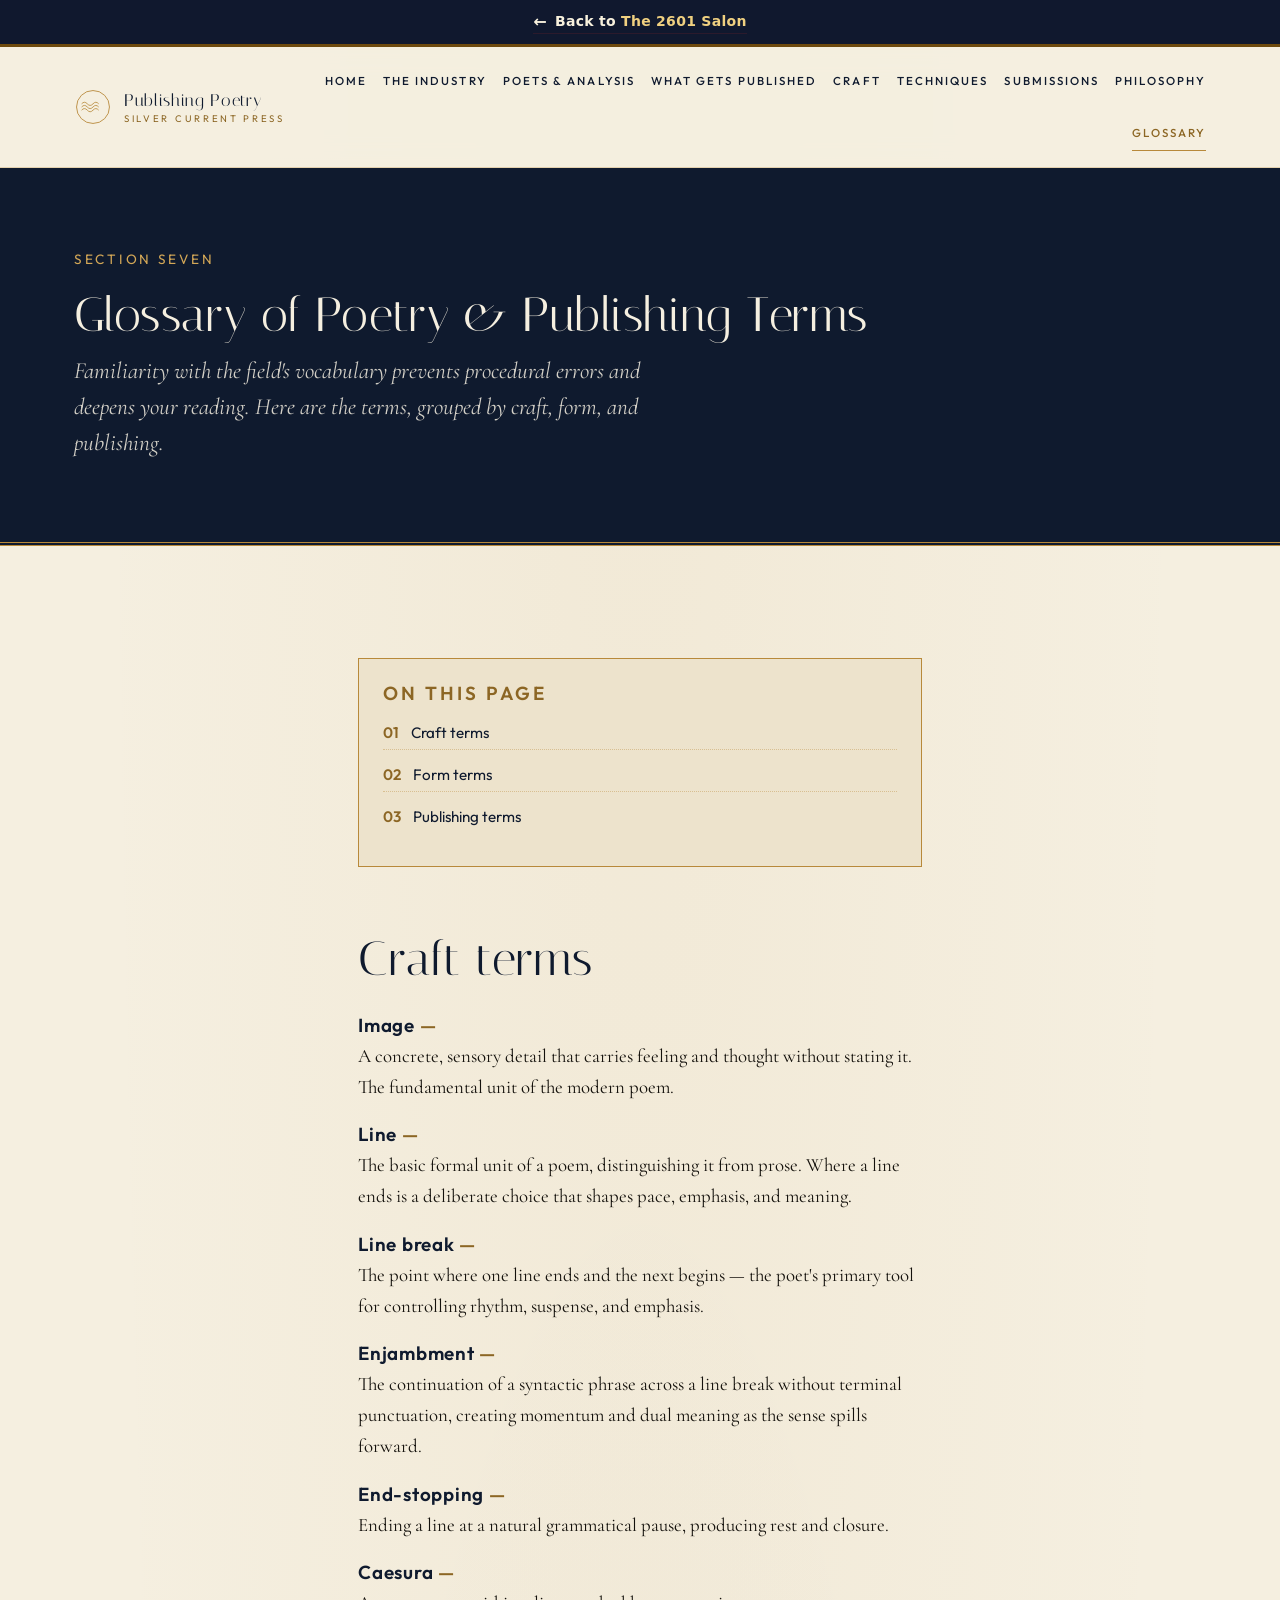
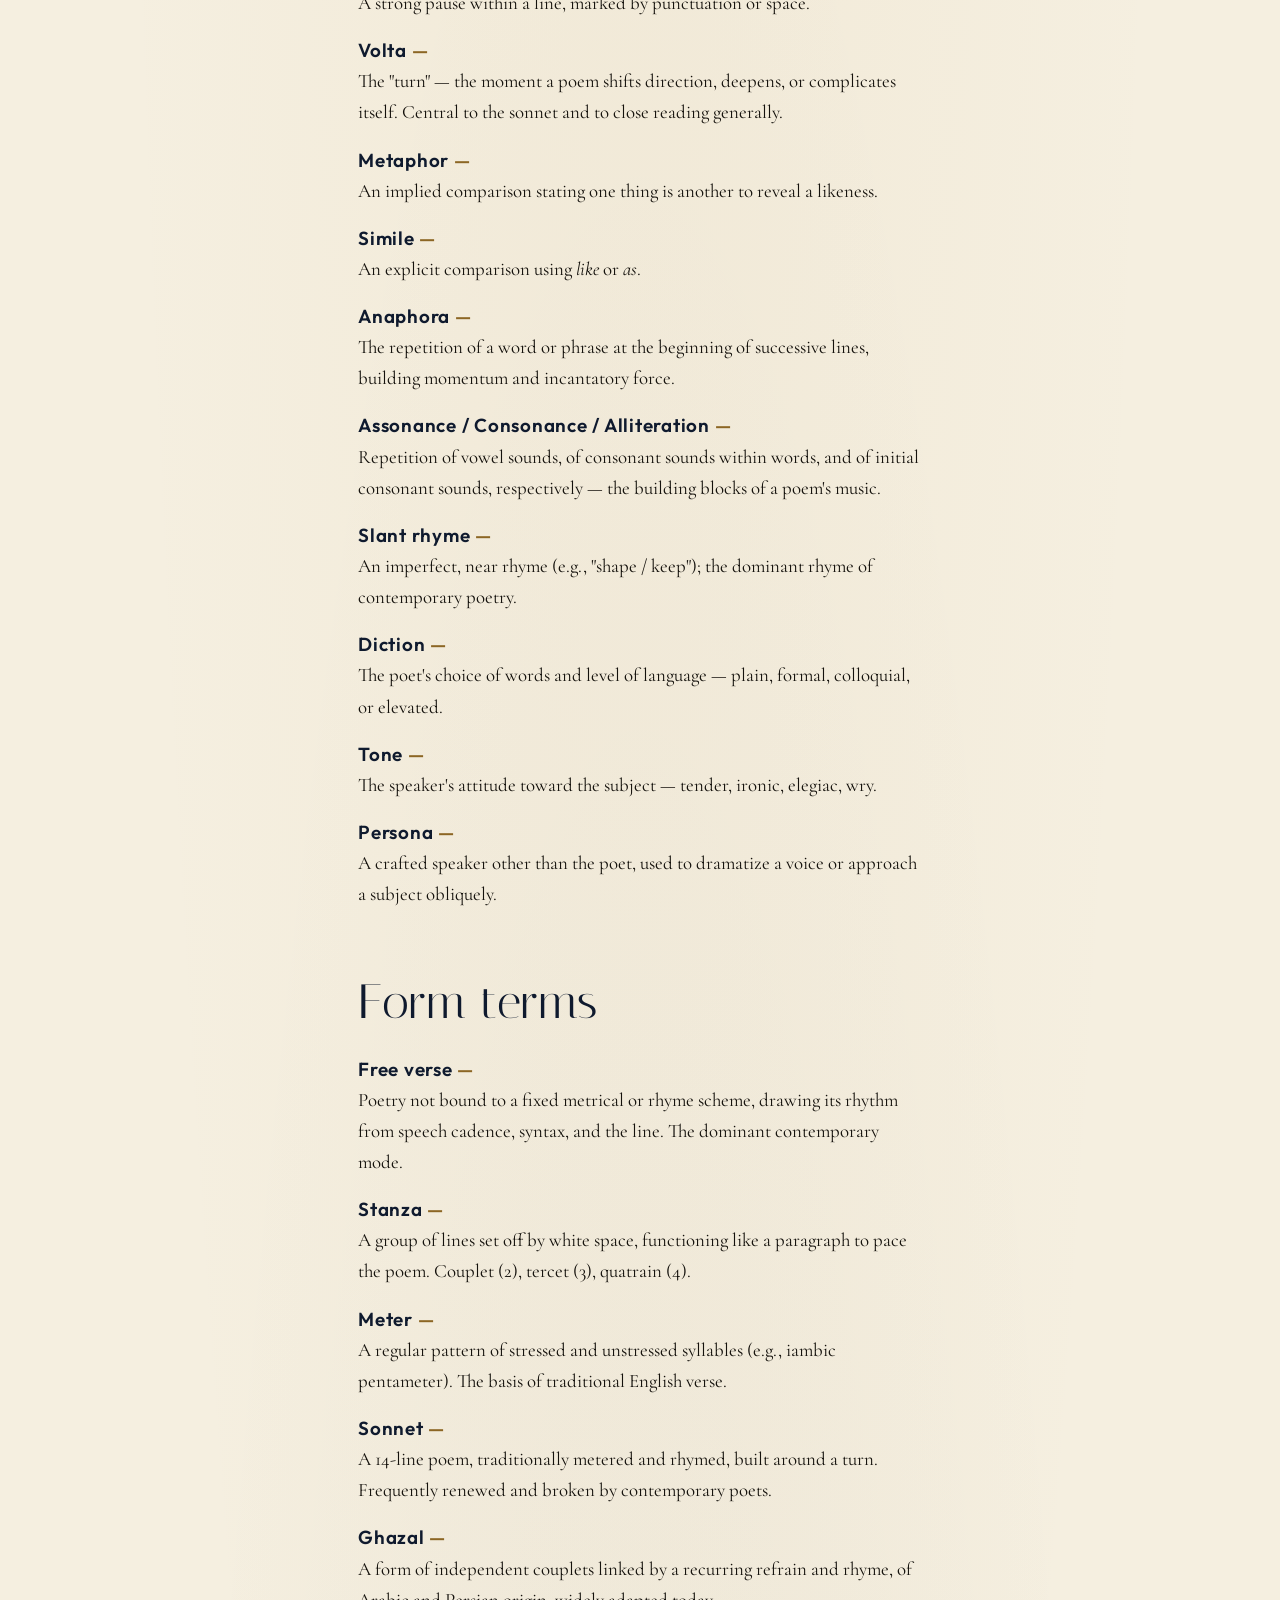
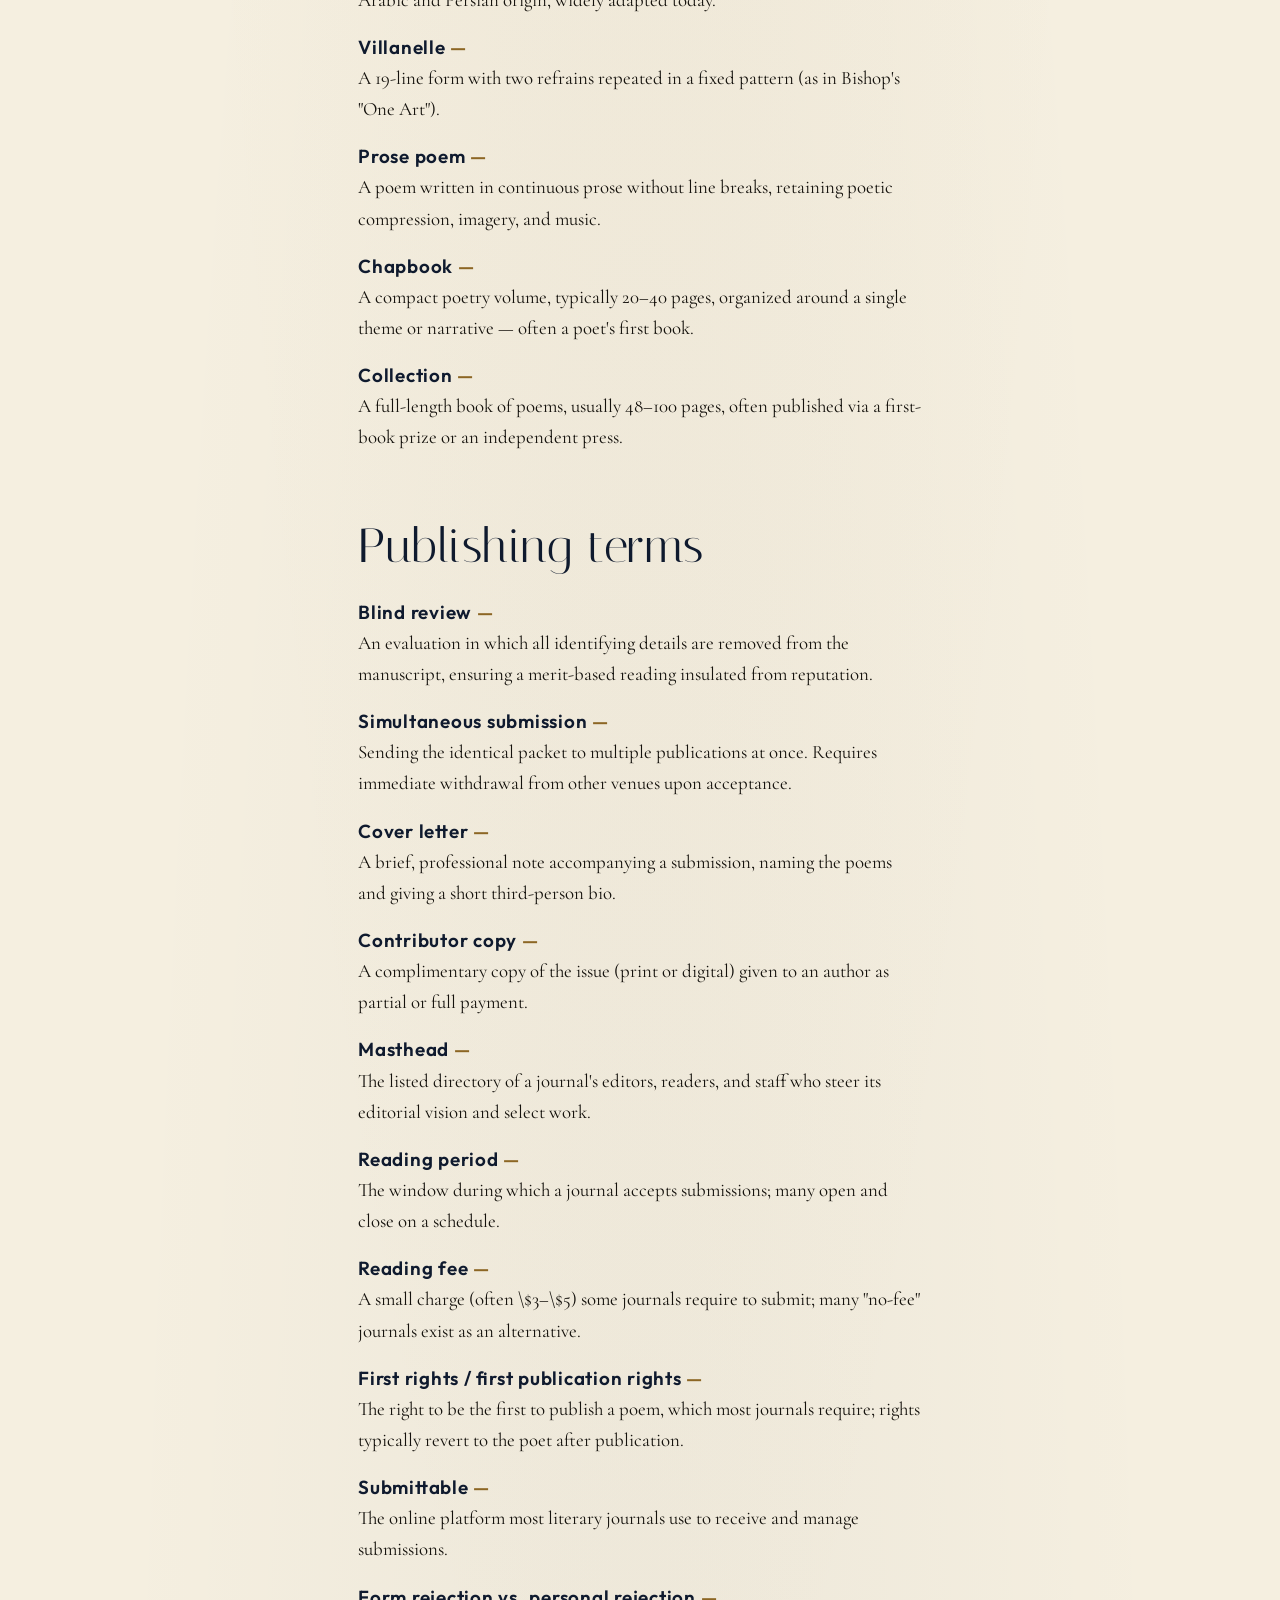
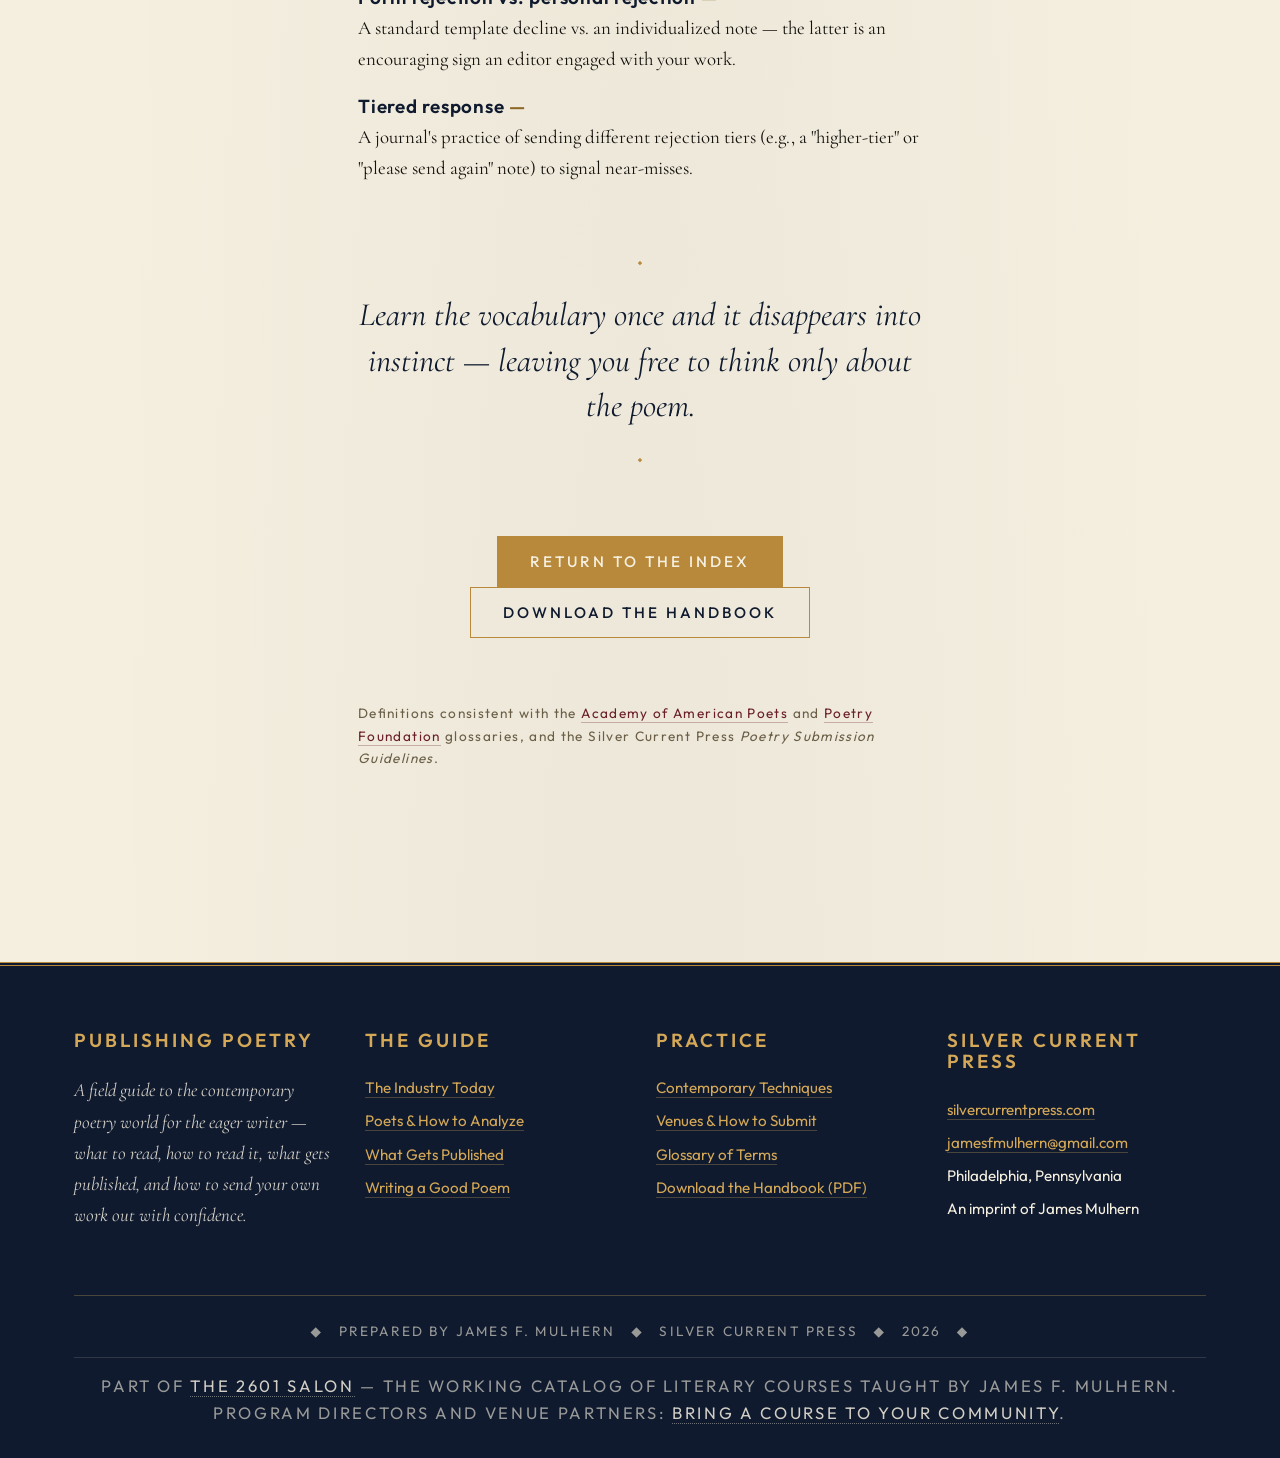
<file: glossary.html>
<!doctype html>
<html lang="en">
<head>
  <meta charset="utf-8">
  <meta name="viewport" content="width=device-width, initial-scale=1">
  <title>Glossary of Poetry &amp; Publishing Terms · Publishing Poetry</title>
  <meta name="description" content="A plain-language glossary of the craft, form, and publishing terms a new poet needs — from enjambment and volta to blind review, masthead, and contributor copy.">
  <link rel="preconnect" href="https://fonts.googleapis.com">
  <link rel="preconnect" href="https://fonts.gstatic.com" crossorigin>
  <link href="https://fonts.googleapis.com/css2?family=Cormorant+Garamond:ital,wght@0,400;0,500;0,600;1,400;1,500&family=Italiana&family=Outfit:wght@300;400;500;600&display=swap" rel="stylesheet">
  <link rel="stylesheet" href="css/styles.css">
<meta name="author" content="James F. Mulhern">
<meta name="keywords" content="publishing poetry, contemporary poetry industry, poetry submissions, how to publish a poem, poetry magazines, poetry contests, contemporary poetry techniques, how to write a poem, poetry glossary, poetry field guide, Silver Current Press, James F. Mulhern">
<meta name="robots" content="index, follow, max-image-preview:large">
<link rel="canonical" href="https://publishingpoetry.silvercurrentpress.com/glossary.html">
<meta property="og:type" content="website">
<meta property="og:site_name" content="Publishing Poetry — Silver Current Press">
<meta property="og:title" content="Glossary of Poetry &amp; Publishing Terms · Publishing Poetry">
<meta property="og:description" content="A plain-language glossary of the craft, form, and publishing terms a new poet needs — from enjambment and volta to blind review, masthead, and contributor copy.">
<meta property="og:url" content="https://publishingpoetry.silvercurrentpress.com/glossary.html">
<meta property="og:locale" content="en_US">
<meta name="twitter:card" content="summary_large_image">
<meta name="twitter:title" content="Glossary of Poetry &amp; Publishing Terms · Publishing Poetry">
<meta name="twitter:description" content="A plain-language glossary of the craft, form, and publishing terms a new poet needs — from enjambment and volta to blind review, masthead, and contributor copy.">
<script type="application/ld+json">
{
  "@context": "https://schema.org",
  "@type": "WebPage",
  "name": "Glossary of Poetry &amp; Publishing Terms \u00b7 Publishing Poetry",
  "description": "A plain-language glossary of the craft, form, and publishing terms a new poet needs \u2014 from enjambment and volta to blind review, masthead, and contributor copy.",
  "url": "https://publishingpoetry.silvercurrentpress.com/glossary.html",
  "isPartOf": {
    "@type": "WebSite",
    "name": "Publishing Poetry \u2014 Silver Current Press",
    "url": "https://publishingpoetry.silvercurrentpress.com/"
  },
  "publisher": {
    "@type": "Organization",
    "name": "Silver Current Press",
    "url": "https://silvercurrentpress.com"
  },
  "author": {
    "@type": "Person",
    "name": "James F. Mulhern",
    "url": "https://www.authorjamesmulhern.com"
  },
  "inLanguage": "en"
}
</script>
<script type="application/ld+json">
{
  "@type": "TechArticle",
  "headline": "Publishing Poetry: A Field Guide for the Contemporary Poet",
  "about": "Contemporary poetry publishing, submission strategy, and craft",
  "@context": "https://schema.org"
}
</script>
</head>
<body>
<!-- return-to-salon ribbon -->
<div id="scp-return-ribbon" style="
  background: #10182E;
  color: #F8F1DD;
  text-align: center;
  padding: 10px 16px;
  font-family: system-ui, -apple-system, 'Segoe UI', sans-serif;
  font-size: 14px;
  font-weight: 600;
  letter-spacing: 0.02em;
  border-bottom: 3px solid #6E4A0E;
  position: relative;
  z-index: 9999;
">
  <a href="https://salon.silvercurrentpress.com"
     style="color: #F8F1DD; text-decoration: none; display:inline-flex; align-items:center; gap:8px;"
     onmouseover="this.style.color='#F0D080'"
     onmouseout="this.style.color='#F8F1DD'">
    <span style="font-size:16px; line-height:1;">&#8592;</span>
    <span>Back to <strong style="color:#F0D080;">The 2601 Salon</strong></span>
  </a>
</div>

  <div id="site-header"></div>

  <section class="session-hero">
    <div class="container">
      <p class="session-meta">Section Seven</p>
      <h1>Glossary of Poetry &amp; Publishing Terms</h1>
      <p class="lede" style="color: rgba(245,239,224,0.85); max-width: 60ch;">Familiarity with the field's vocabulary prevents procedural errors and deepens your reading. Here are the terms, grouped by craft, form, and publishing.</p>
    </div>
  </section>

  <section>
    <div class="container prose">

      <div class="toc">
        <h5>On This Page</h5>
        <ol>
          <li><a href="#craft-terms">Craft terms</a></li>
          <li><a href="#form-terms">Form terms</a></li>
          <li><a href="#pub-terms">Publishing terms</a></li>
        </ol>
      </div>

      <h2 id="craft-terms" class="anchor-h">Craft terms</h2>
      <dl class="glossary">
        <dt>Image</dt><dd>A concrete, sensory detail that carries feeling and thought without stating it. The fundamental unit of the modern poem.</dd>
        <dt>Line</dt><dd>The basic formal unit of a poem, distinguishing it from prose. Where a line ends is a deliberate choice that shapes pace, emphasis, and meaning.</dd>
        <dt>Line break</dt><dd>The point where one line ends and the next begins — the poet's primary tool for controlling rhythm, suspense, and emphasis.</dd>
        <dt>Enjambment</dt><dd>The continuation of a syntactic phrase across a line break without terminal punctuation, creating momentum and dual meaning as the sense spills forward.</dd>
        <dt>End-stopping</dt><dd>Ending a line at a natural grammatical pause, producing rest and closure.</dd>
        <dt>Caesura</dt><dd>A strong pause within a line, marked by punctuation or space.</dd>
        <dt>Volta</dt><dd>The "turn" — the moment a poem shifts direction, deepens, or complicates itself. Central to the sonnet and to close reading generally.</dd>
        <dt>Metaphor</dt><dd>An implied comparison stating one thing is another to reveal a likeness.</dd>
        <dt>Simile</dt><dd>An explicit comparison using <em>like</em> or <em>as</em>.</dd>
        <dt>Anaphora</dt><dd>The repetition of a word or phrase at the beginning of successive lines, building momentum and incantatory force.</dd>
        <dt>Assonance / Consonance / Alliteration</dt><dd>Repetition of vowel sounds, of consonant sounds within words, and of initial consonant sounds, respectively — the building blocks of a poem's music.</dd>
        <dt>Slant rhyme</dt><dd>An imperfect, near rhyme (e.g., "shape / keep"); the dominant rhyme of contemporary poetry.</dd>
        <dt>Diction</dt><dd>The poet's choice of words and level of language — plain, formal, colloquial, or elevated.</dd>
        <dt>Tone</dt><dd>The speaker's attitude toward the subject — tender, ironic, elegiac, wry.</dd>
        <dt>Persona</dt><dd>A crafted speaker other than the poet, used to dramatize a voice or approach a subject obliquely.</dd>
      </dl>

      <h2 id="form-terms" class="anchor-h">Form terms</h2>
      <dl class="glossary">
        <dt>Free verse</dt><dd>Poetry not bound to a fixed metrical or rhyme scheme, drawing its rhythm from speech cadence, syntax, and the line. The dominant contemporary mode.</dd>
        <dt>Stanza</dt><dd>A group of lines set off by white space, functioning like a paragraph to pace the poem. Couplet (2), tercet (3), quatrain (4).</dd>
        <dt>Meter</dt><dd>A regular pattern of stressed and unstressed syllables (e.g., iambic pentameter). The basis of traditional English verse.</dd>
        <dt>Sonnet</dt><dd>A 14-line poem, traditionally metered and rhymed, built around a turn. Frequently renewed and broken by contemporary poets.</dd>
        <dt>Ghazal</dt><dd>A form of independent couplets linked by a recurring refrain and rhyme, of Arabic and Persian origin, widely adapted today.</dd>
        <dt>Villanelle</dt><dd>A 19-line form with two refrains repeated in a fixed pattern (as in Bishop's "One Art").</dd>
        <dt>Prose poem</dt><dd>A poem written in continuous prose without line breaks, retaining poetic compression, imagery, and music.</dd>
        <dt>Chapbook</dt><dd>A compact poetry volume, typically 20–40 pages, organized around a single theme or narrative — often a poet's first book.</dd>
        <dt>Collection</dt><dd>A full-length book of poems, usually 48–100 pages, often published via a first-book prize or an independent press.</dd>
      </dl>

      <h2 id="pub-terms" class="anchor-h">Publishing terms</h2>
      <dl class="glossary">
        <dt>Blind review</dt><dd>An evaluation in which all identifying details are removed from the manuscript, ensuring a merit-based reading insulated from reputation.</dd>
        <dt>Simultaneous submission</dt><dd>Sending the identical packet to multiple publications at once. Requires immediate withdrawal from other venues upon acceptance.</dd>
        <dt>Cover letter</dt><dd>A brief, professional note accompanying a submission, naming the poems and giving a short third-person bio.</dd>
        <dt>Contributor copy</dt><dd>A complimentary copy of the issue (print or digital) given to an author as partial or full payment.</dd>
        <dt>Masthead</dt><dd>The listed directory of a journal's editors, readers, and staff who steer its editorial vision and select work.</dd>
        <dt>Reading period</dt><dd>The window during which a journal accepts submissions; many open and close on a schedule.</dd>
        <dt>Reading fee</dt><dd>A small charge (often \$3–\$5) some journals require to submit; many "no-fee" journals exist as an alternative.</dd>
        <dt>First rights / first publication rights</dt><dd>The right to be the first to publish a poem, which most journals require; rights typically revert to the poet after publication.</dd>
        <dt>Submittable</dt><dd>The online platform most literary journals use to receive and manage submissions.</dd>
        <dt>Form rejection vs. personal rejection</dt><dd>A standard template decline vs. an individualized note — the latter is an encouraging sign an editor engaged with your work.</dd>
        <dt>Tiered response</dt><dd>A journal's practice of sending different rejection tiers (e.g., a "higher-tier" or "please send again" note) to signal near-misses.</dd>
      </dl>

      <div class="pullquote">Learn the vocabulary once and it disappears into instinct — leaving you free to think only about the poem.</div>

      <div class="center mt-8">
        <a class="btn btn--gold" href="index.html">Return to the Index</a>
        <a class="btn btn--ghost-light" style="border-color: var(--gold); color: var(--midnight);" href="downloads/Poetry_Submission_Guidelines_Silver_Current_Press.pdf">Download the Handbook</a>
      </div>

      <p style="margin-top: var(--space-16); font-size: var(--text-xs); font-family: var(--ui); letter-spacing: 0.1em; color: var(--muted);">Definitions consistent with the <a href="https://poets.org/glossary">Academy of American Poets</a> and <a href="https://www.poetryfoundation.org/learn/glossary-terms">Poetry Foundation</a> glossaries, and the Silver Current Press <em>Poetry Submission Guidelines</em>.</p>

    </div>
  </section>

  <div id="site-footer"></div>
  <script src="js/site.js"></script>
</body>
</html>
</file>
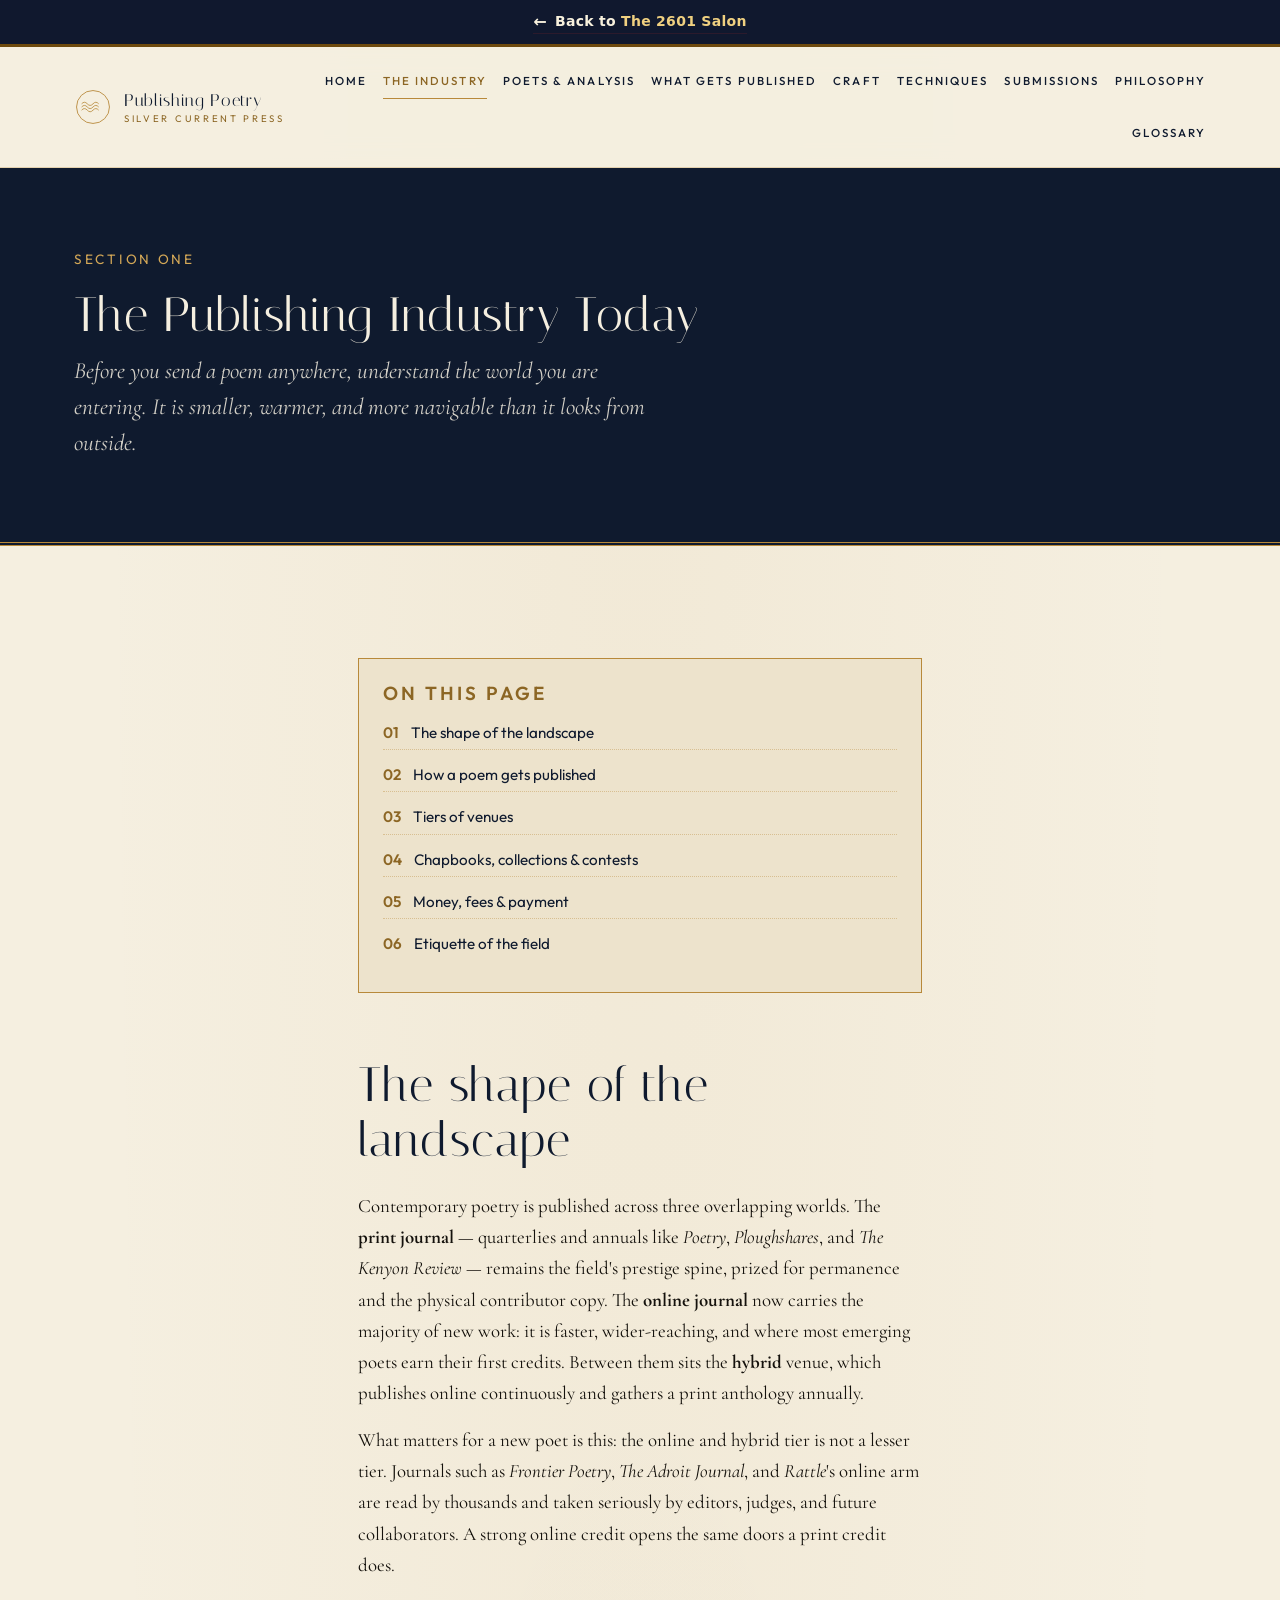
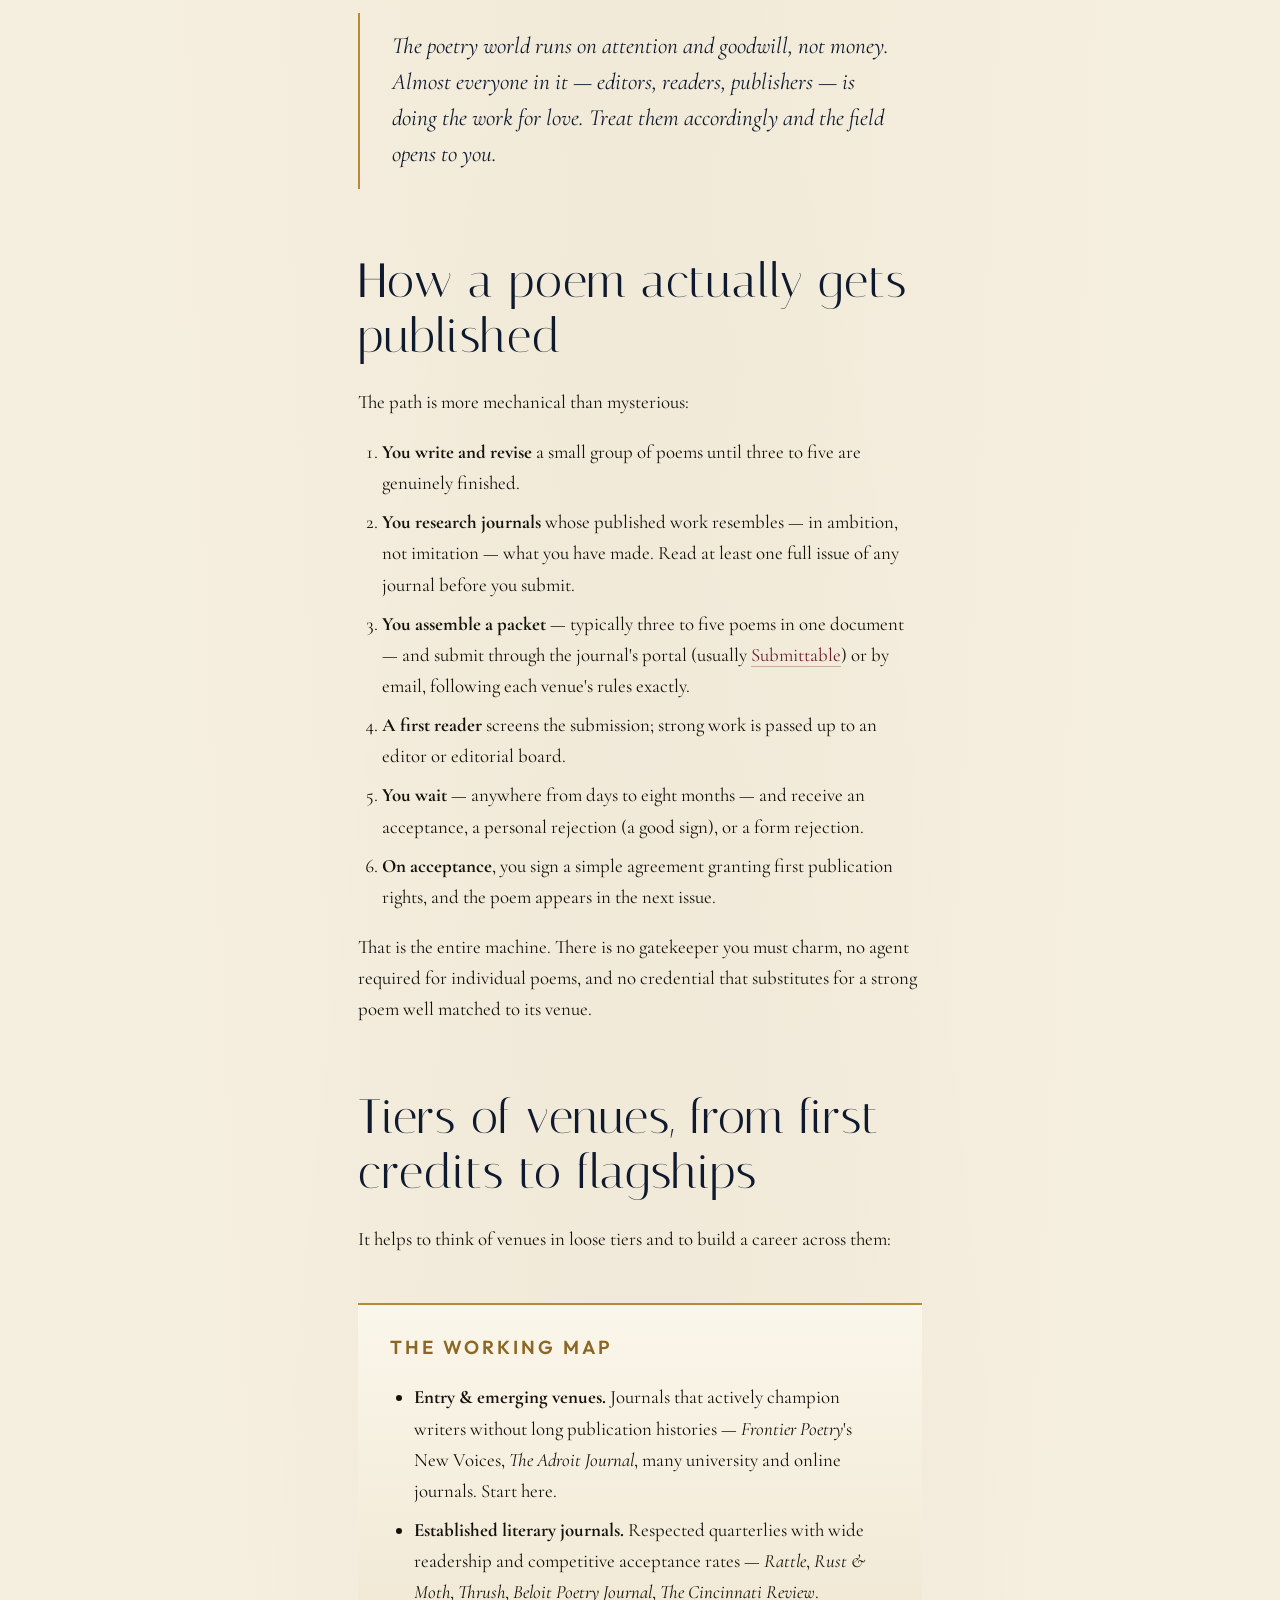
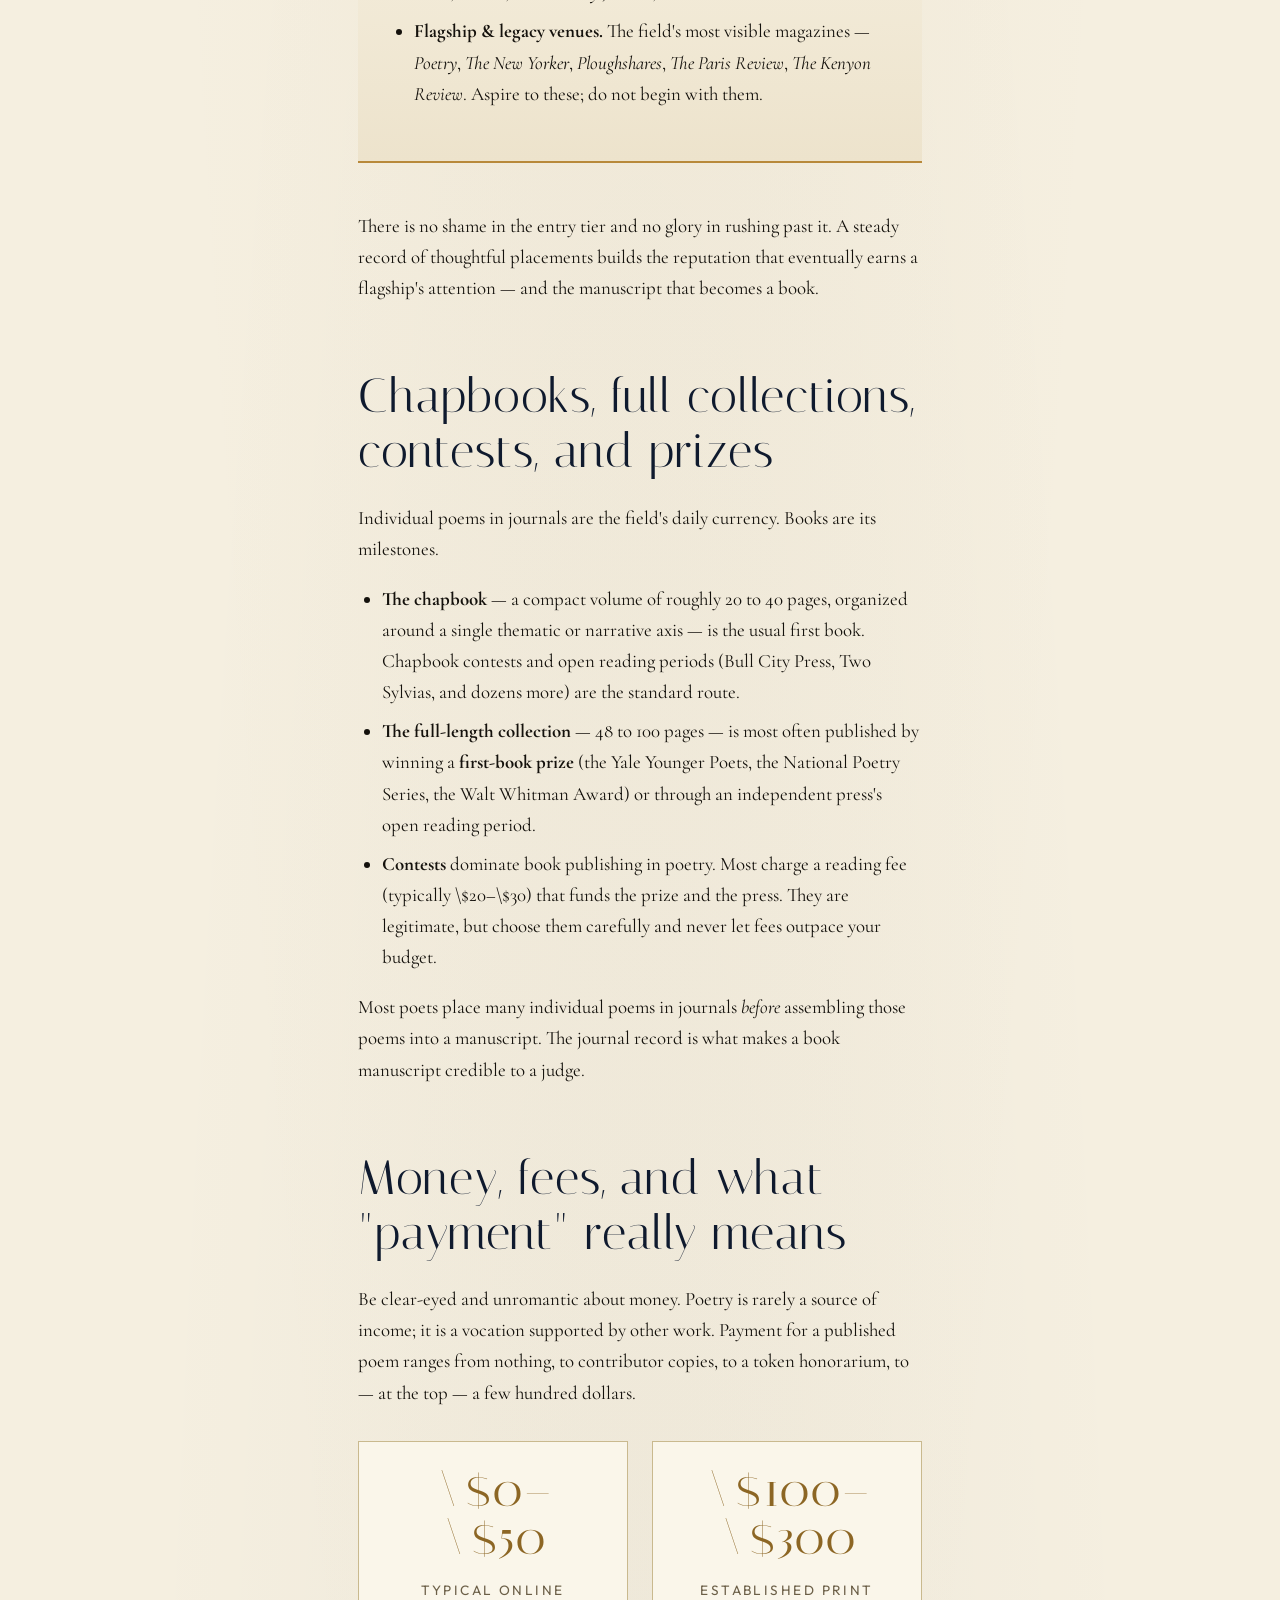
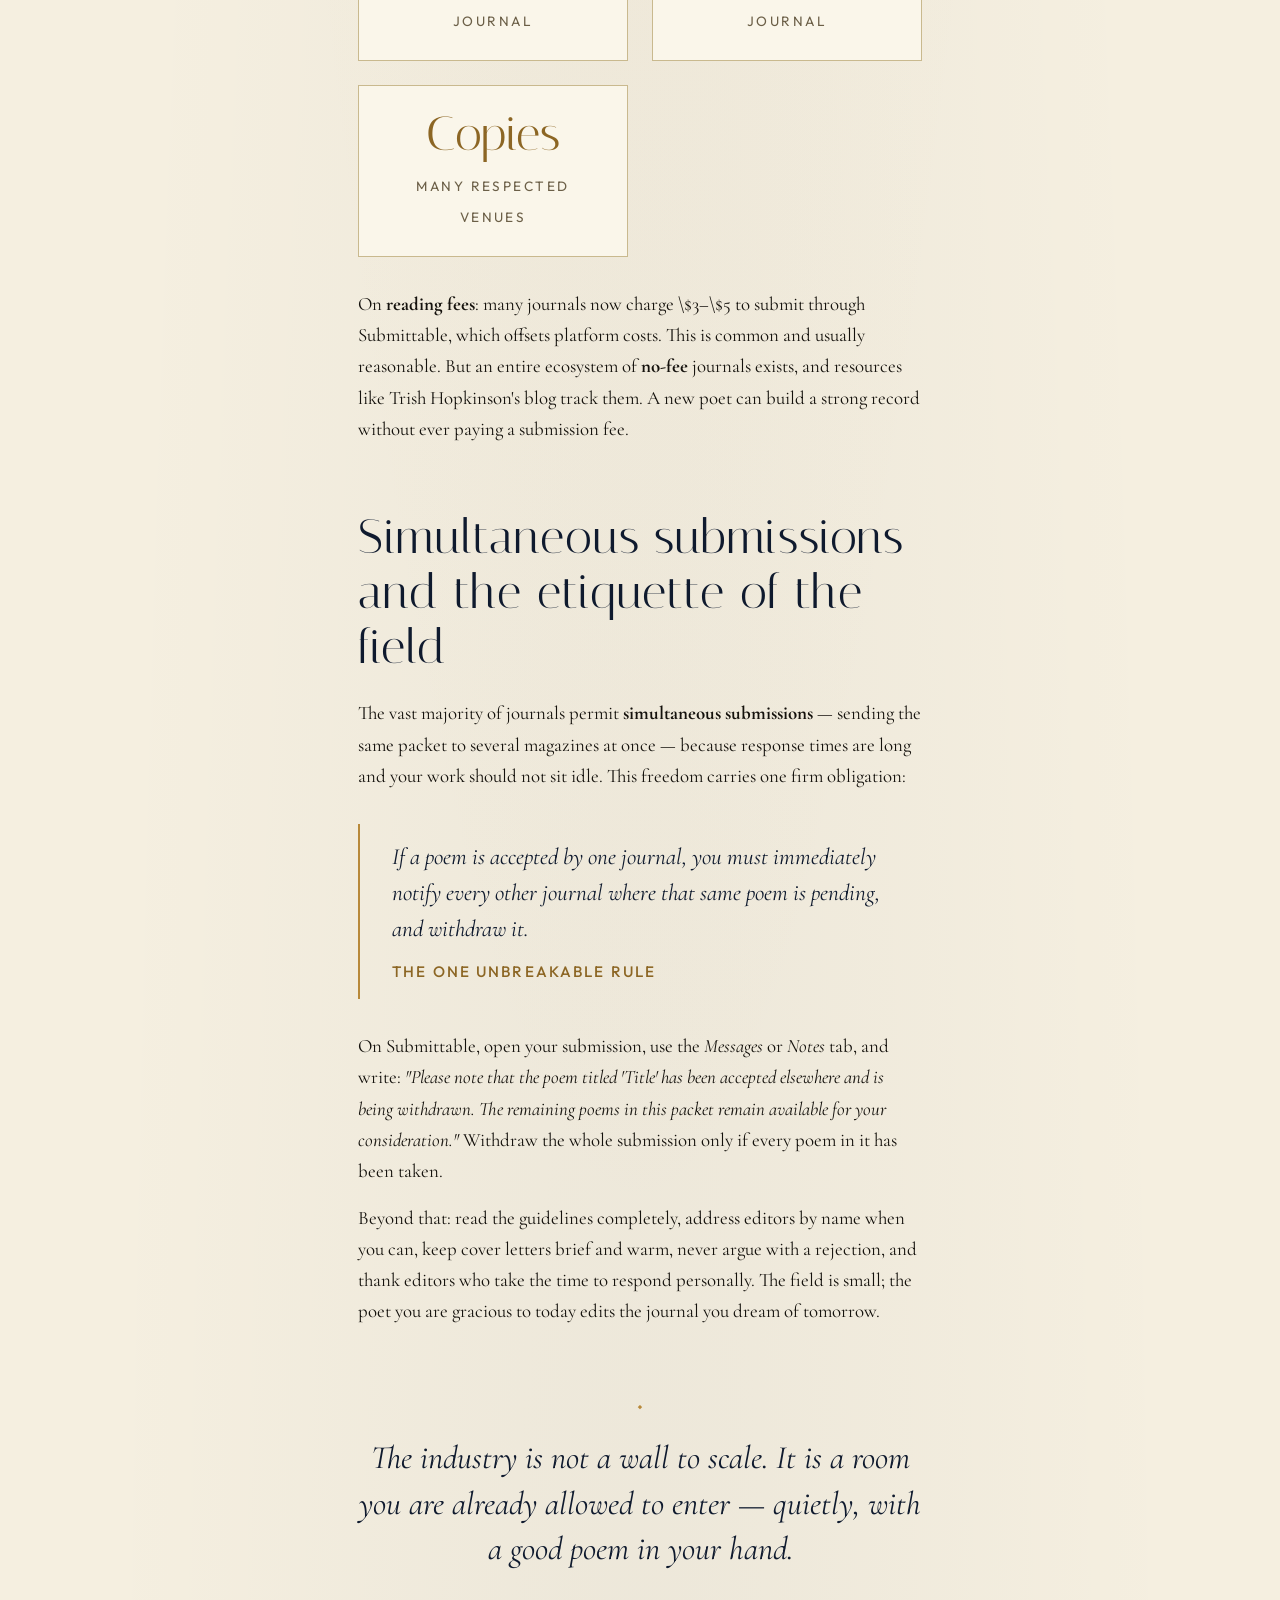
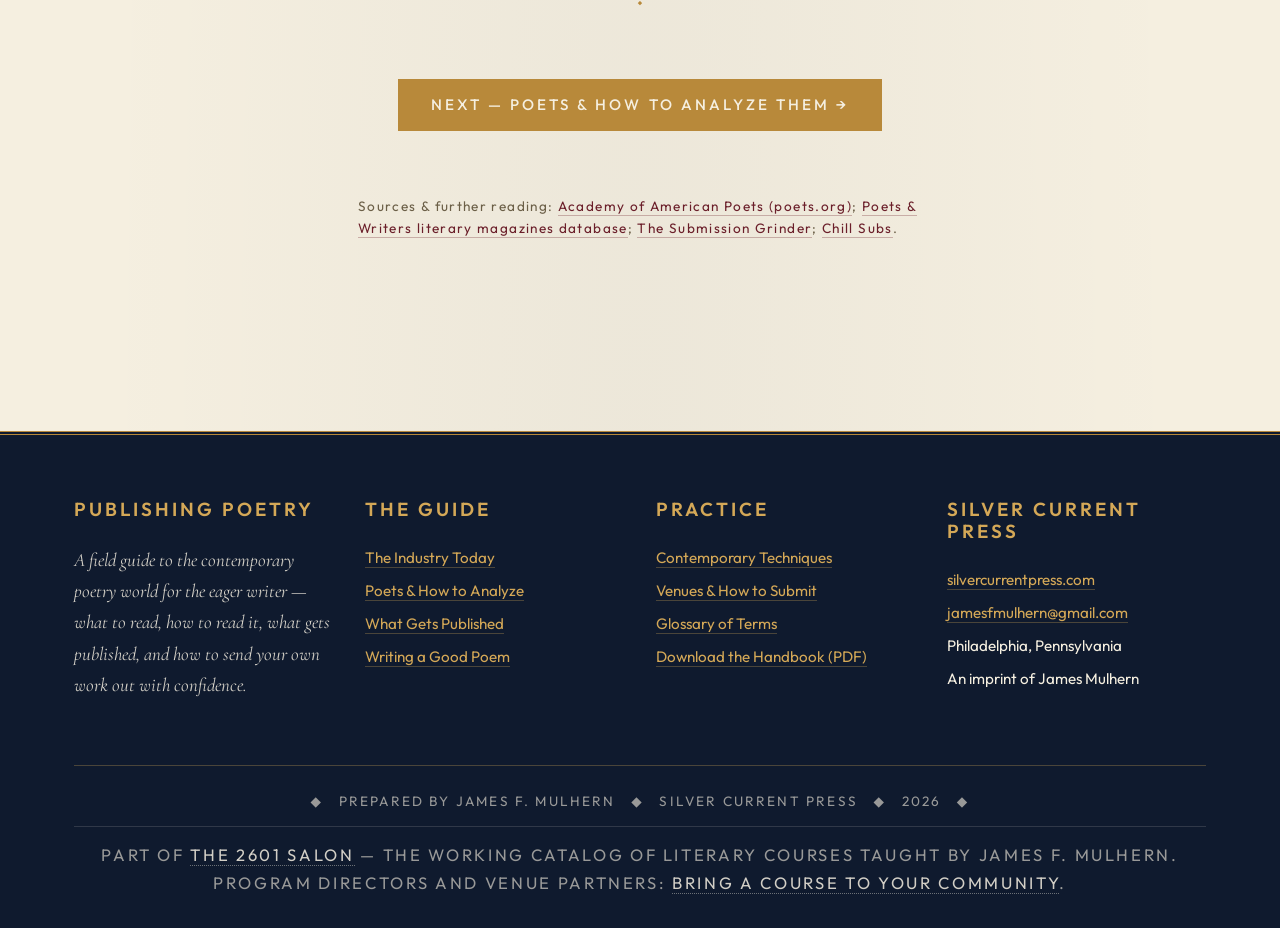
<file: industry.html>
<!doctype html>
<html lang="en">
<head>
  <meta charset="utf-8">
  <meta name="viewport" content="width=device-width, initial-scale=1">
  <title>The Publishing Industry Today · Publishing Poetry</title>
  <meta name="description" content="How the contemporary poetry publishing world actually works: print vs. online journals, tiers of venues, chapbooks and contests, fees and payment, and the etiquette of submission.">
  <link rel="preconnect" href="https://fonts.googleapis.com">
  <link rel="preconnect" href="https://fonts.gstatic.com" crossorigin>
  <link href="https://fonts.googleapis.com/css2?family=Cormorant+Garamond:ital,wght@0,400;0,500;0,600;1,400;1,500&family=Italiana&family=Outfit:wght@300;400;500;600&display=swap" rel="stylesheet">
  <link rel="stylesheet" href="css/styles.css">
<meta name="author" content="James F. Mulhern">
<meta name="keywords" content="publishing poetry, contemporary poetry industry, poetry submissions, how to publish a poem, poetry magazines, poetry contests, contemporary poetry techniques, how to write a poem, poetry glossary, poetry field guide, Silver Current Press, James F. Mulhern">
<meta name="robots" content="index, follow, max-image-preview:large">
<link rel="canonical" href="https://publishingpoetry.silvercurrentpress.com/industry.html">
<meta property="og:type" content="website">
<meta property="og:site_name" content="Publishing Poetry — Silver Current Press">
<meta property="og:title" content="The Publishing Industry Today · Publishing Poetry">
<meta property="og:description" content="How the contemporary poetry publishing world actually works: print vs. online journals, tiers of venues, chapbooks and contests, fees and payment, and the etiquette of submission.">
<meta property="og:url" content="https://publishingpoetry.silvercurrentpress.com/industry.html">
<meta property="og:locale" content="en_US">
<meta name="twitter:card" content="summary_large_image">
<meta name="twitter:title" content="The Publishing Industry Today · Publishing Poetry">
<meta name="twitter:description" content="How the contemporary poetry publishing world actually works: print vs. online journals, tiers of venues, chapbooks and contests, fees and payment, and the etiquette of submission.">
<script type="application/ld+json">
{
  "@context": "https://schema.org",
  "@type": "WebPage",
  "name": "The Publishing Industry Today \u00b7 Publishing Poetry",
  "description": "How the contemporary poetry publishing world actually works: print vs. online journals, tiers of venues, chapbooks and contests, fees and payment, and the etiquette of submission.",
  "url": "https://publishingpoetry.silvercurrentpress.com/industry.html",
  "isPartOf": {
    "@type": "WebSite",
    "name": "Publishing Poetry \u2014 Silver Current Press",
    "url": "https://publishingpoetry.silvercurrentpress.com/"
  },
  "publisher": {
    "@type": "Organization",
    "name": "Silver Current Press",
    "url": "https://silvercurrentpress.com"
  },
  "author": {
    "@type": "Person",
    "name": "James F. Mulhern",
    "url": "https://www.authorjamesmulhern.com"
  },
  "inLanguage": "en"
}
</script>
<script type="application/ld+json">
{
  "@type": "TechArticle",
  "headline": "Publishing Poetry: A Field Guide for the Contemporary Poet",
  "about": "Contemporary poetry publishing, submission strategy, and craft",
  "@context": "https://schema.org"
}
</script>
</head>
<body>
<!-- return-to-salon ribbon -->
<div id="scp-return-ribbon" style="
  background: #10182E;
  color: #F8F1DD;
  text-align: center;
  padding: 10px 16px;
  font-family: system-ui, -apple-system, 'Segoe UI', sans-serif;
  font-size: 14px;
  font-weight: 600;
  letter-spacing: 0.02em;
  border-bottom: 3px solid #6E4A0E;
  position: relative;
  z-index: 9999;
">
  <a href="https://salon.silvercurrentpress.com"
     style="color: #F8F1DD; text-decoration: none; display:inline-flex; align-items:center; gap:8px;"
     onmouseover="this.style.color='#F0D080'"
     onmouseout="this.style.color='#F8F1DD'">
    <span style="font-size:16px; line-height:1;">&#8592;</span>
    <span>Back to <strong style="color:#F0D080;">The 2601 Salon</strong></span>
  </a>
</div>

  <div id="site-header"></div>

  <section class="session-hero">
    <div class="container">
      <p class="session-meta">Section One</p>
      <h1>The Publishing Industry Today</h1>
      <p class="lede" style="color: rgba(245,239,224,0.85); max-width: 60ch;">Before you send a poem anywhere, understand the world you are entering. It is smaller, warmer, and more navigable than it looks from outside.</p>
    </div>
  </section>

  <section>
    <div class="container prose">

      <div class="toc">
        <h5>On This Page</h5>
        <ol>
          <li><a href="#landscape">The shape of the landscape</a></li>
          <li><a href="#how-it-works">How a poem gets published</a></li>
          <li><a href="#tiers">Tiers of venues</a></li>
          <li><a href="#books">Chapbooks, collections &amp; contests</a></li>
          <li><a href="#money">Money, fees &amp; payment</a></li>
          <li><a href="#ethics">Etiquette of the field</a></li>
        </ol>
      </div>

      <h2 id="landscape" class="anchor-h">The shape of the landscape</h2>
      <p>Contemporary poetry is published across three overlapping worlds. The <strong>print journal</strong> — quarterlies and annuals like <em>Poetry</em>, <em>Ploughshares</em>, and <em>The Kenyon Review</em> — remains the field's prestige spine, prized for permanence and the physical contributor copy. The <strong>online journal</strong> now carries the majority of new work: it is faster, wider-reaching, and where most emerging poets earn their first credits. Between them sits the <strong>hybrid</strong> venue, which publishes online continuously and gathers a print anthology annually.</p>
      <p>What matters for a new poet is this: the online and hybrid tier is not a lesser tier. Journals such as <em>Frontier Poetry</em>, <em>The Adroit Journal</em>, and <em>Rattle</em>'s online arm are read by thousands and taken seriously by editors, judges, and future collaborators. A strong online credit opens the same doors a print credit does.</p>
      <blockquote>The poetry world runs on attention and goodwill, not money. Almost everyone in it — editors, readers, publishers — is doing the work for love. Treat them accordingly and the field opens to you.</blockquote>

      <h2 id="how-it-works" class="anchor-h">How a poem actually gets published</h2>
      <p>The path is more mechanical than mysterious:</p>
      <ol>
        <li><strong>You write and revise</strong> a small group of poems until three to five are genuinely finished.</li>
        <li><strong>You research journals</strong> whose published work resembles — in ambition, not imitation — what you have made. Read at least one full issue of any journal before you submit.</li>
        <li><strong>You assemble a packet</strong> — typically three to five poems in one document — and submit through the journal's portal (usually <a href="https://www.submittable.com" rel="noopener">Submittable</a>) or by email, following each venue's rules exactly.</li>
        <li><strong>A first reader</strong> screens the submission; strong work is passed up to an editor or editorial board.</li>
        <li><strong>You wait</strong> — anywhere from days to eight months — and receive an acceptance, a personal rejection (a good sign), or a form rejection.</li>
        <li><strong>On acceptance</strong>, you sign a simple agreement granting first publication rights, and the poem appears in the next issue.</li>
      </ol>
      <p>That is the entire machine. There is no gatekeeper you must charm, no agent required for individual poems, and no credential that substitutes for a strong poem well matched to its venue.</p>

      <h2 id="tiers" class="anchor-h">Tiers of venues, from first credits to flagships</h2>
      <p>It helps to think of venues in loose tiers and to build a career across them:</p>
      <div class="takeaway">
        <h5>The Working Map</h5>
        <ul>
          <li><strong>Entry &amp; emerging venues.</strong> Journals that actively champion writers without long publication histories — <em>Frontier Poetry</em>'s New Voices, <em>The Adroit Journal</em>, many university and online journals. Start here.</li>
          <li><strong>Established literary journals.</strong> Respected quarterlies with wide readership and competitive acceptance rates — <em>Rattle</em>, <em>Rust &amp; Moth</em>, <em>Thrush</em>, <em>Beloit Poetry Journal</em>, <em>The Cincinnati Review</em>.</li>
          <li><strong>Flagship &amp; legacy venues.</strong> The field's most visible magazines — <em>Poetry</em>, <em>The New Yorker</em>, <em>Ploughshares</em>, <em>The Paris Review</em>, <em>The Kenyon Review</em>. Aspire to these; do not begin with them.</li>
        </ul>
      </div>
      <p>There is no shame in the entry tier and no glory in rushing past it. A steady record of thoughtful placements builds the reputation that eventually earns a flagship's attention — and the manuscript that becomes a book.</p>

      <h2 id="books" class="anchor-h">Chapbooks, full collections, contests, and prizes</h2>
      <p>Individual poems in journals are the field's daily currency. Books are its milestones.</p>
      <ul>
        <li><strong>The chapbook</strong> — a compact volume of roughly 20 to 40 pages, organized around a single thematic or narrative axis — is the usual first book. Chapbook contests and open reading periods (Bull City Press, Two Sylvias, and dozens more) are the standard route.</li>
        <li><strong>The full-length collection</strong> — 48 to 100 pages — is most often published by winning a <strong>first-book prize</strong> (the Yale Younger Poets, the National Poetry Series, the Walt Whitman Award) or through an independent press's open reading period.</li>
        <li><strong>Contests</strong> dominate book publishing in poetry. Most charge a reading fee (typically \$20–\$30) that funds the prize and the press. They are legitimate, but choose them carefully and never let fees outpace your budget.</li>
      </ul>
      <p>Most poets place many individual poems in journals <em>before</em> assembling those poems into a manuscript. The journal record is what makes a book manuscript credible to a judge.</p>

      <h2 id="money" class="anchor-h">Money, fees, and what "payment" really means</h2>
      <p>Be clear-eyed and unromantic about money. Poetry is rarely a source of income; it is a vocation supported by other work. Payment for a published poem ranges from nothing, to contributor copies, to a token honorarium, to — at the top — a few hundred dollars.</p>
      <div class="stats">
        <div class="stat"><span class="num">\$0–\$50</span><span class="label">Typical online journal</span></div>
        <div class="stat"><span class="num">\$100–\$300</span><span class="label">Established print journal</span></div>
        <div class="stat"><span class="num">Copies</span><span class="label">Many respected venues</span></div>
      </div>
      <p>On <strong>reading fees</strong>: many journals now charge \$3–\$5 to submit through Submittable, which offsets platform costs. This is common and usually reasonable. But an entire ecosystem of <strong>no-fee</strong> journals exists, and resources like Trish Hopkinson's blog track them. A new poet can build a strong record without ever paying a submission fee.</p>

      <h2 id="ethics" class="anchor-h">Simultaneous submissions and the etiquette of the field</h2>
      <p>The vast majority of journals permit <strong>simultaneous submissions</strong> — sending the same packet to several magazines at once — because response times are long and your work should not sit idle. This freedom carries one firm obligation:</p>
      <blockquote>If a poem is accepted by one journal, you must immediately notify every other journal where that same poem is pending, and withdraw it.<cite>The one unbreakable rule</cite></blockquote>
      <p>On Submittable, open your submission, use the <em>Messages</em> or <em>Notes</em> tab, and write: <em>"Please note that the poem titled 'Title' has been accepted elsewhere and is being withdrawn. The remaining poems in this packet remain available for your consideration."</em> Withdraw the whole submission only if every poem in it has been taken.</p>
      <p>Beyond that: read the guidelines completely, address editors by name when you can, keep cover letters brief and warm, never argue with a rejection, and thank editors who take the time to respond personally. The field is small; the poet you are gracious to today edits the journal you dream of tomorrow.</p>

      <div class="pullquote">The industry is not a wall to scale. It is a room you are already allowed to enter — quietly, with a good poem in your hand.</div>

      <div class="center mt-8">
        <a class="btn btn--gold" href="reading.html">Next — Poets &amp; How to Analyze Them →</a>
      </div>

      <p style="margin-top: var(--space-16); font-size: var(--text-xs); font-family: var(--ui); letter-spacing: 0.1em; color: var(--muted);">Sources &amp; further reading: <a href="https://poets.org">Academy of American Poets (poets.org)</a>; <a href="https://www.pw.org/literary_magazines">Poets &amp; Writers literary magazines database</a>; <a href="https://thegrinder.diabolicalplots.com">The Submission Grinder</a>; <a href="https://www.chillsubs.com">Chill Subs</a>.</p>

    </div>
  </section>

  <div id="site-footer"></div>
  <script src="js/site.js"></script>
</body>
</html>
</file>
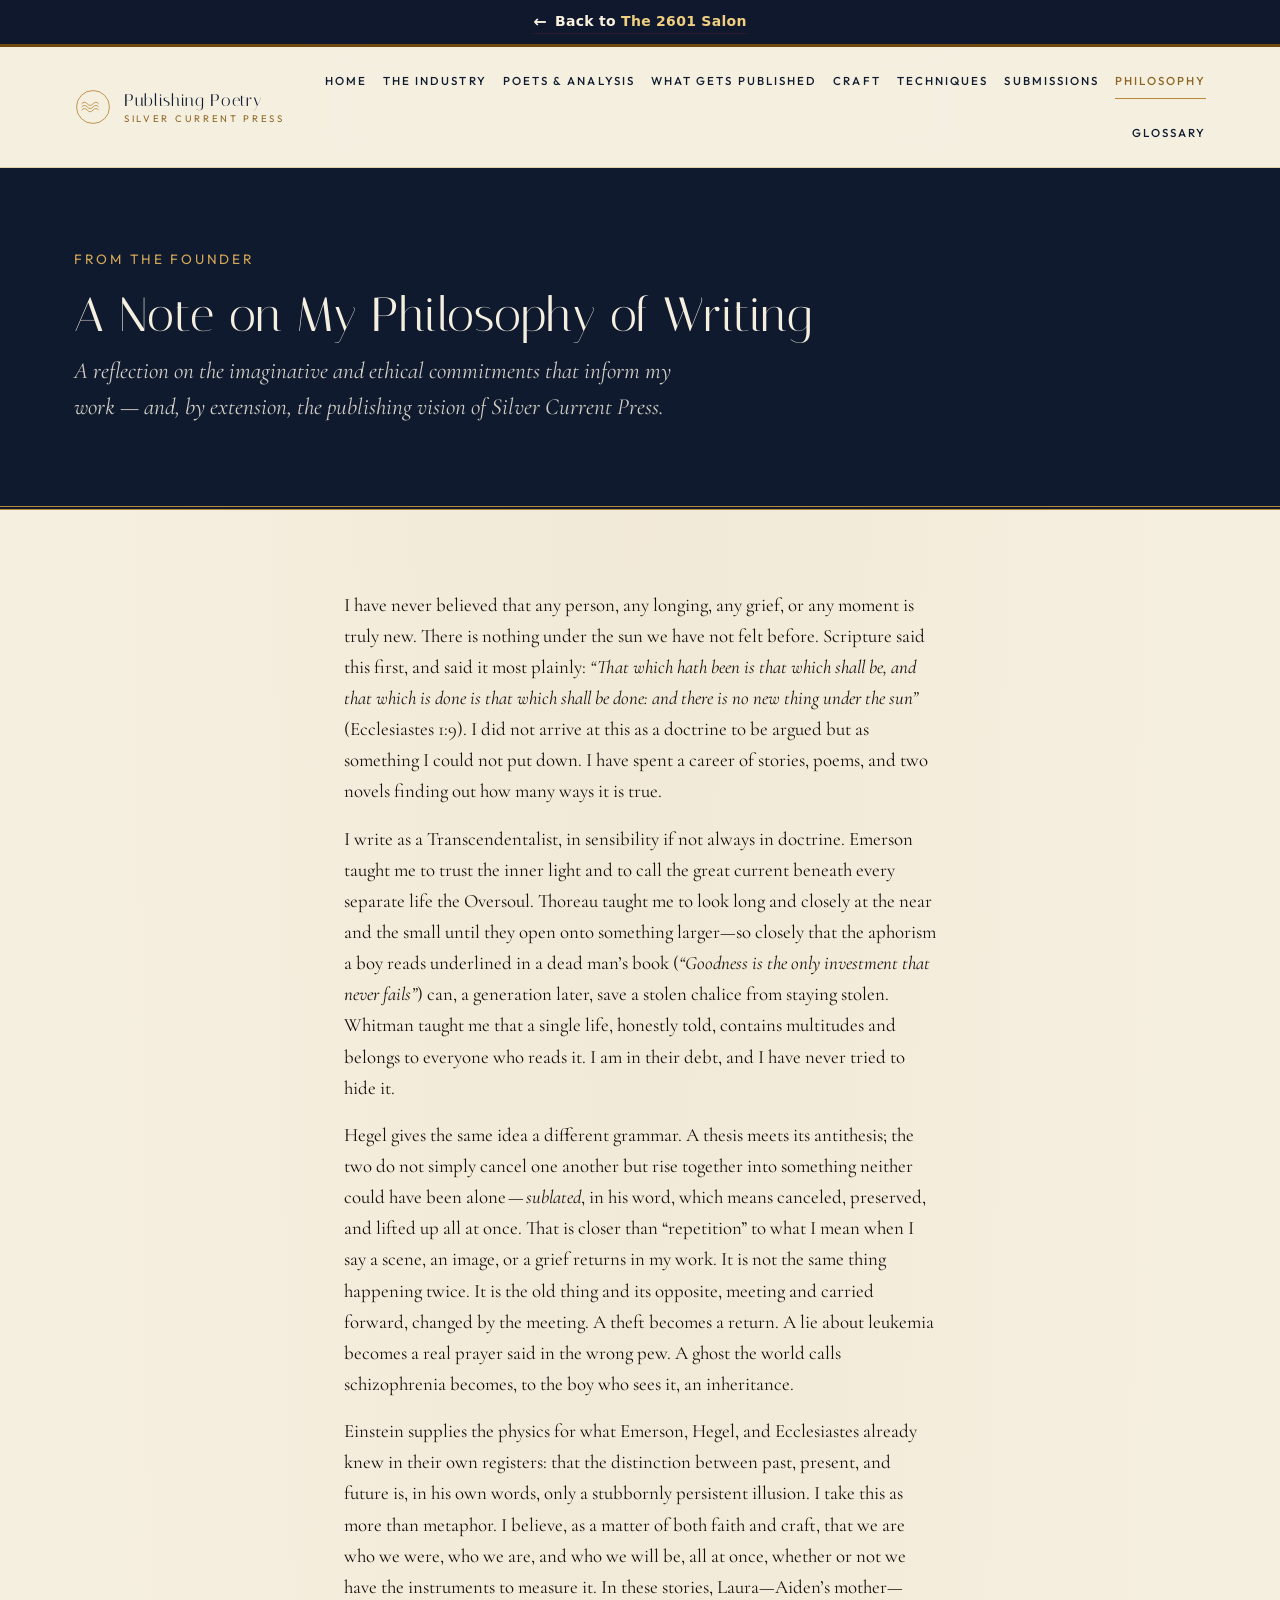
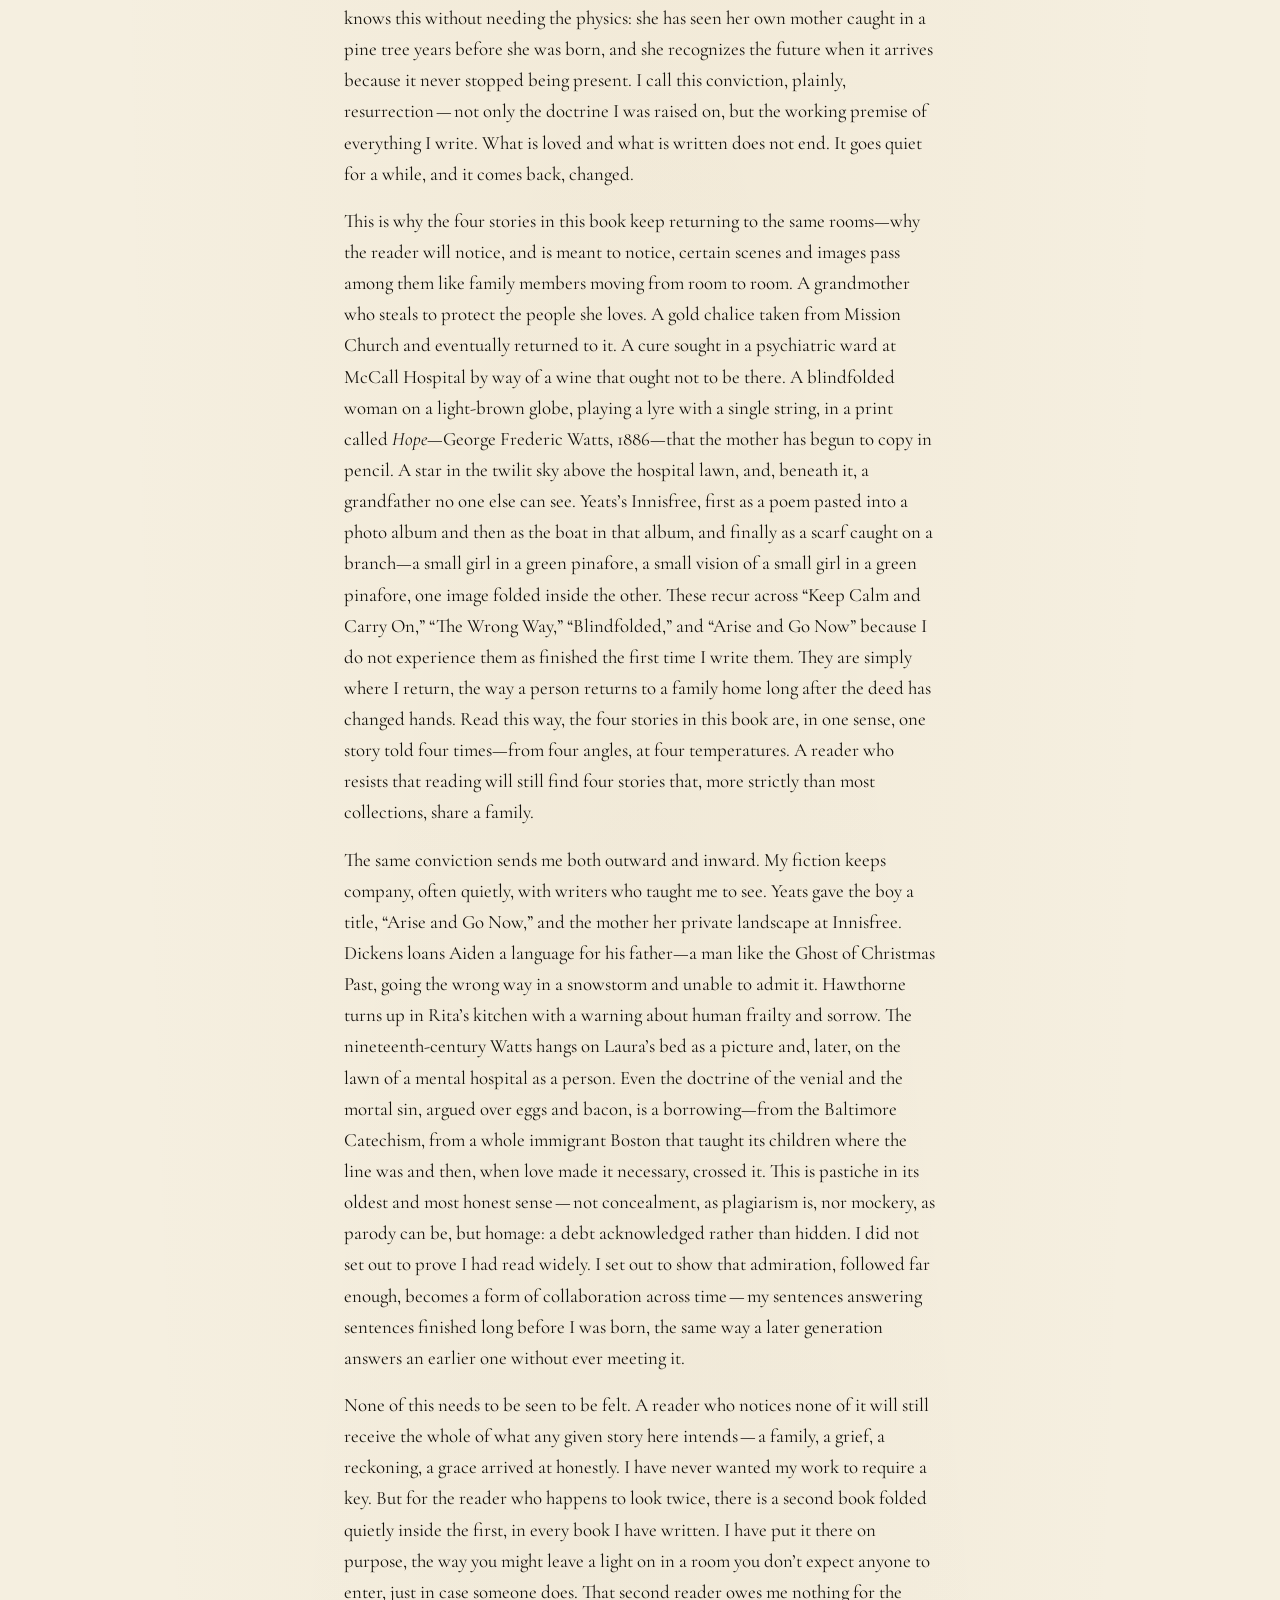
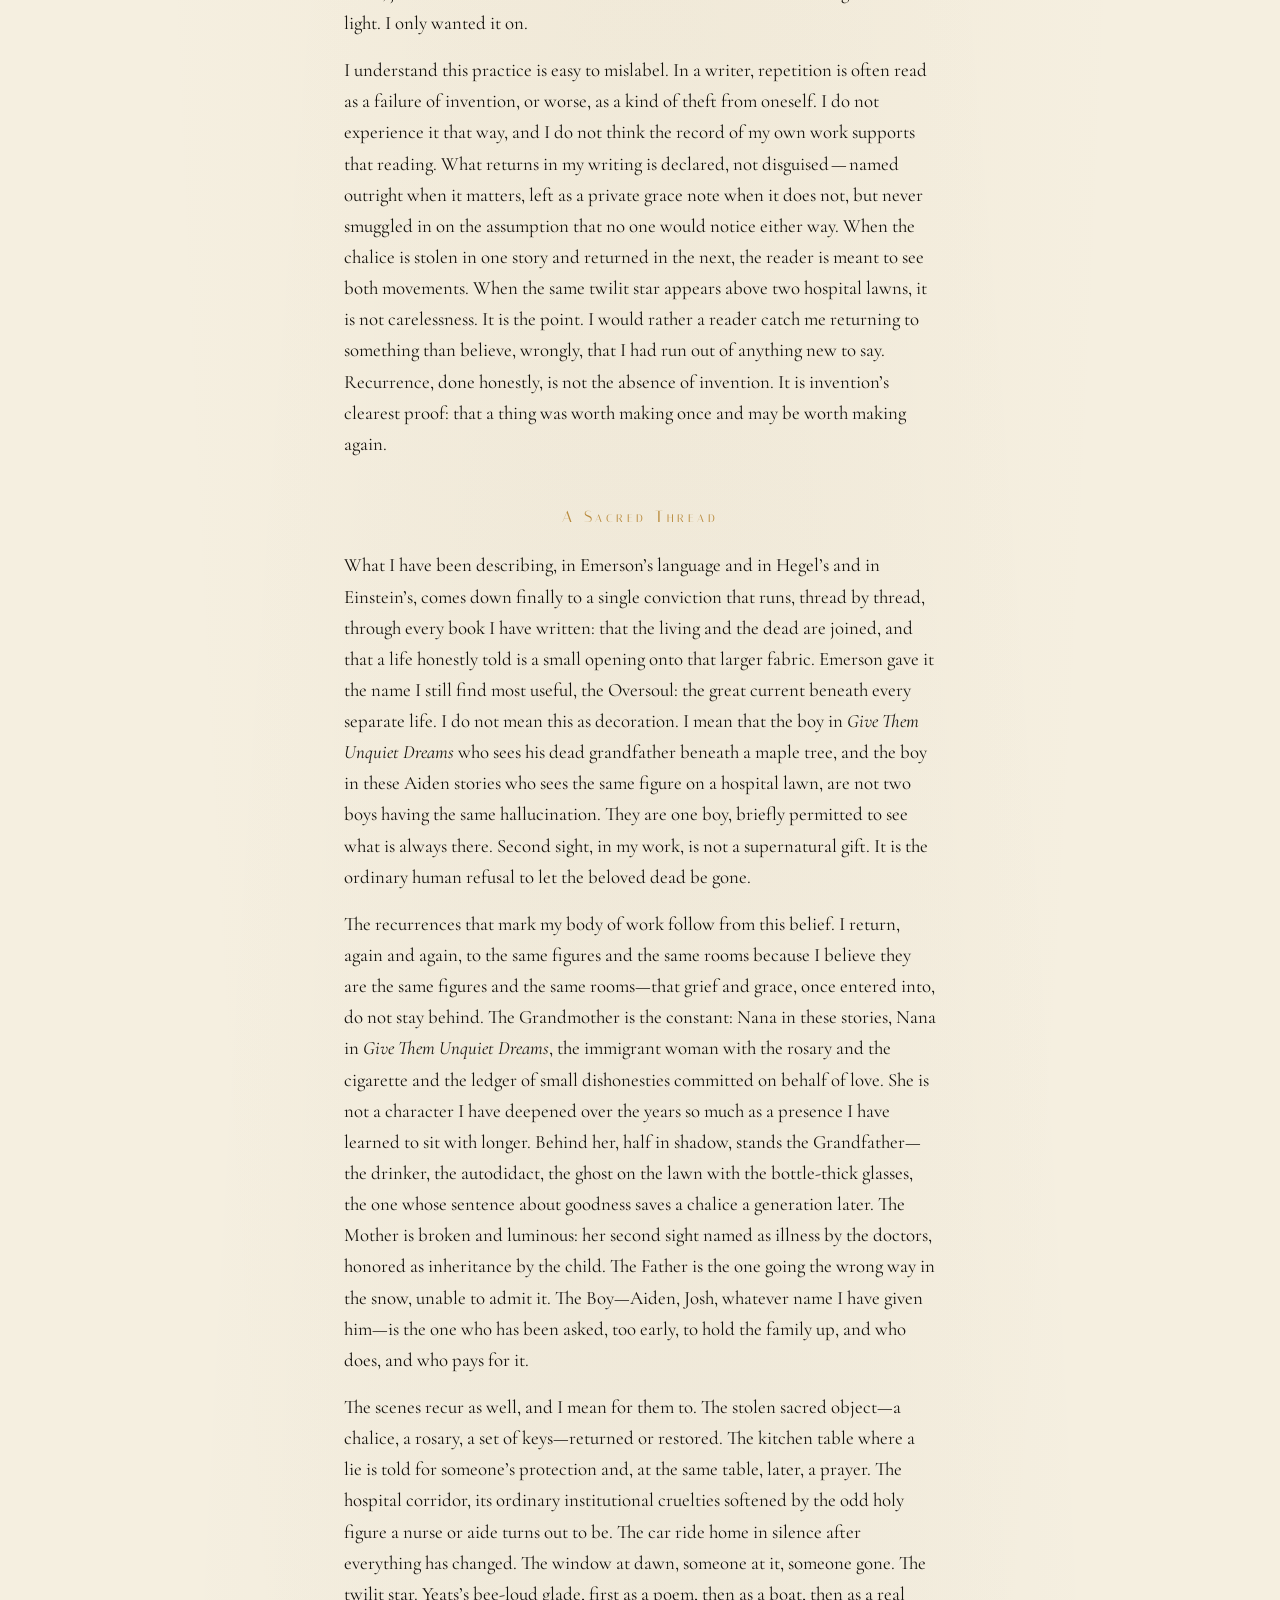
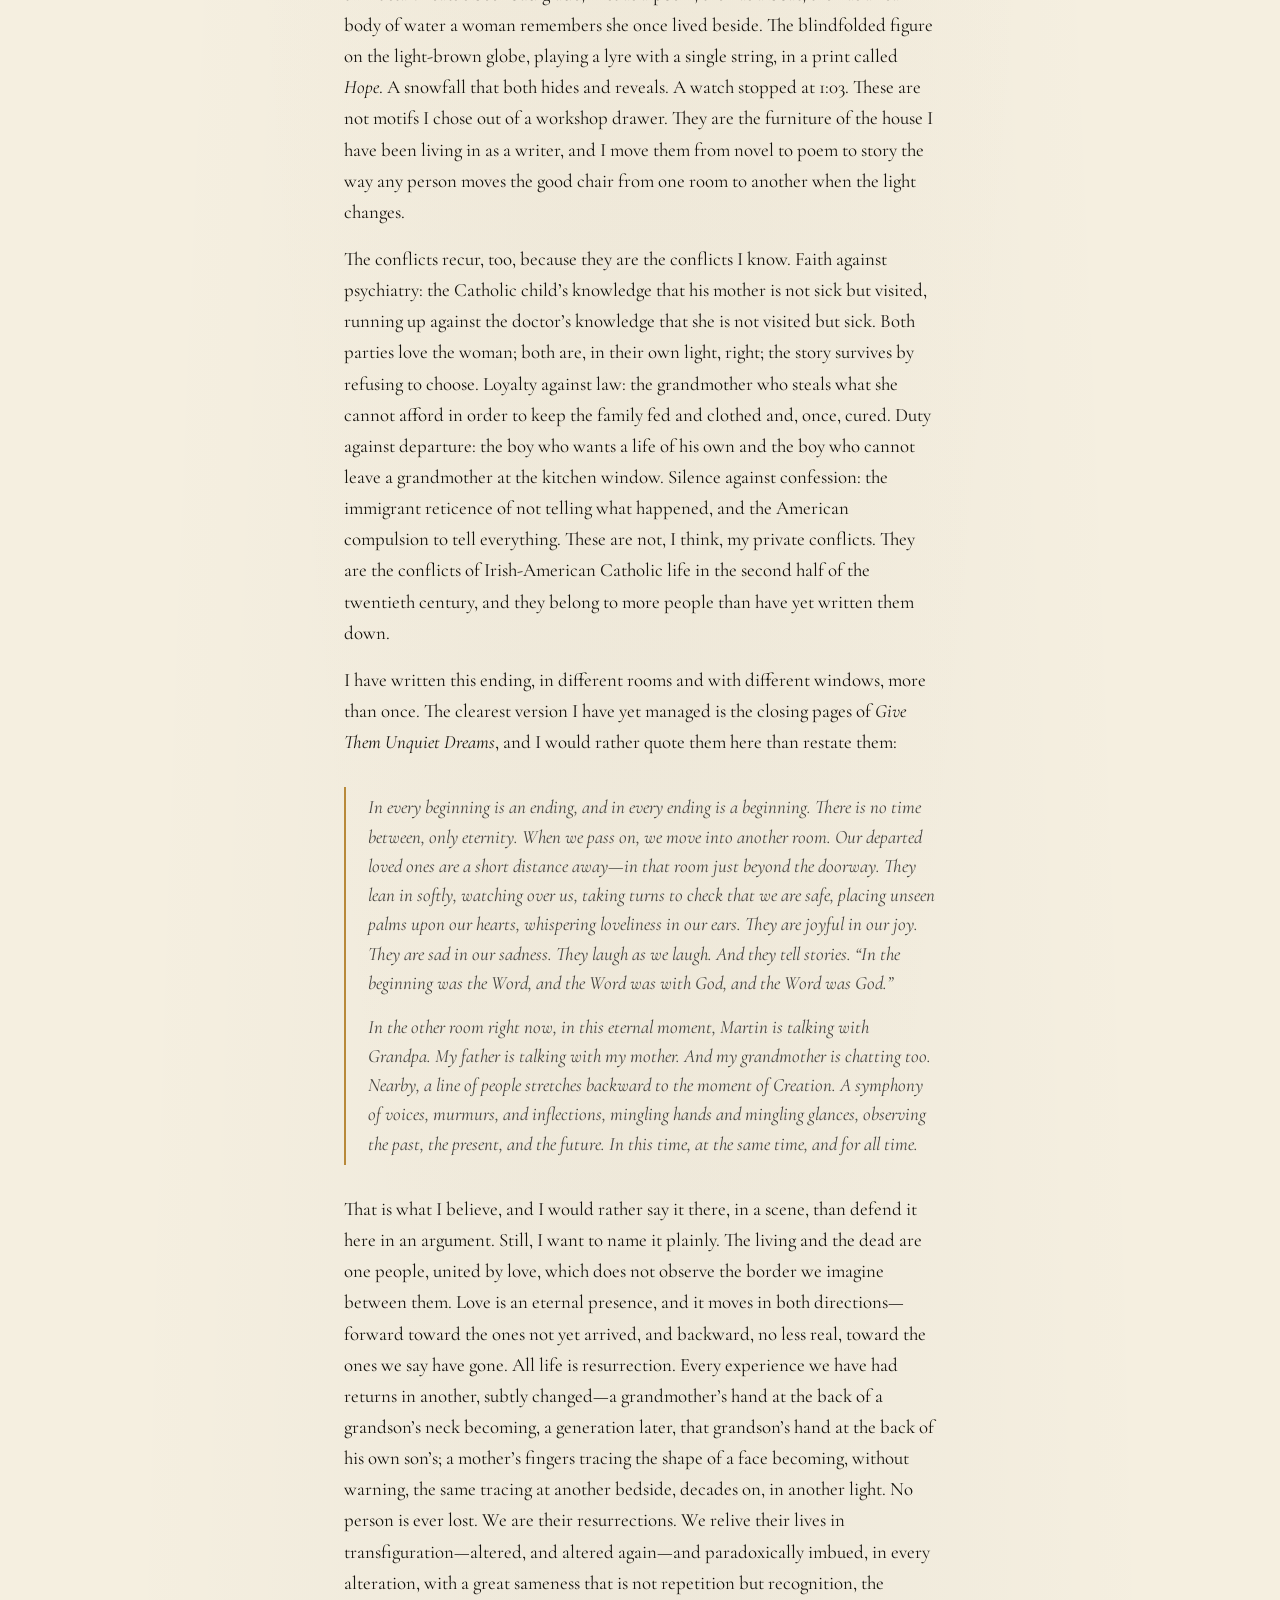
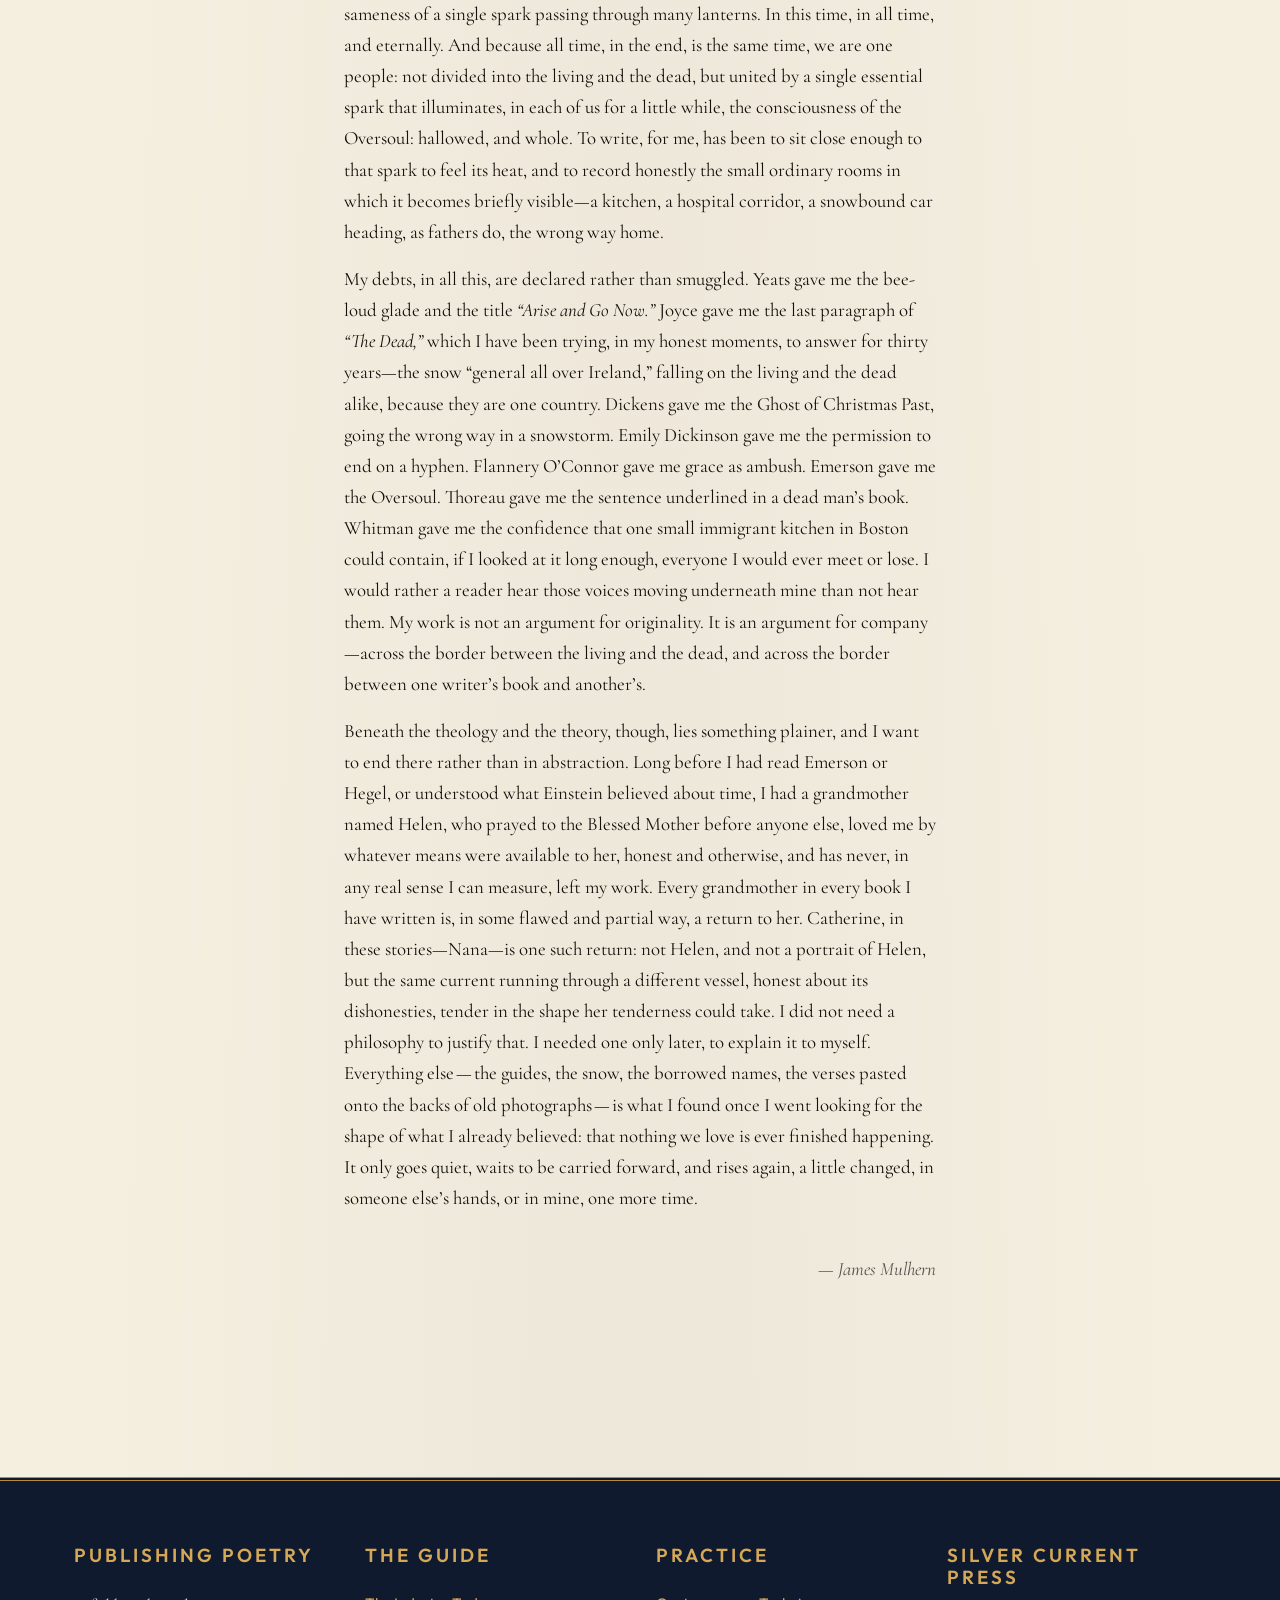
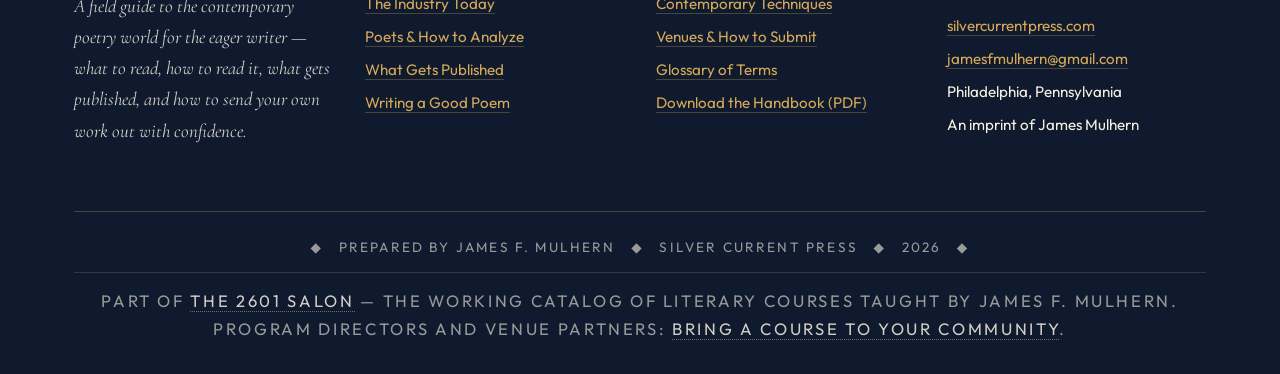
<file: philosophy-of-writing.html>
<!doctype html>
<html lang="en">
<head>
  <meta charset="utf-8">
  <meta name="viewport" content="width=device-width, initial-scale=1">
  <title>A Note on My Philosophy of Writing · Publishing Poetry</title>
  <meta name="description" content="A brief author's statement by James F. Mulhern on the imaginative and ethical commitments behind Silver Current Press and Publishing Poetry.">
  <link rel="preconnect" href="https://fonts.googleapis.com">
  <link rel="preconnect" href="https://fonts.gstatic.com" crossorigin>
  <link href="https://fonts.googleapis.com/css2?family=Cormorant+Garamond:ital,wght@0,400;0,500;0,600;1,400;1,500&family=Italiana&family=Outfit:wght@300;400;500;600&display=swap" rel="stylesheet">
  <link rel="stylesheet" href="css/styles.css">
<meta name="author" content="James F. Mulhern">
<meta name="keywords" content="publishing poetry, contemporary poetry industry, poetry submissions, how to publish a poem, poetry magazines, poetry contests, contemporary poetry techniques, how to write a poem, poetry glossary, poetry field guide, Silver Current Press, James F. Mulhern">
<meta name="robots" content="index, follow, max-image-preview:large">
<link rel="canonical" href="https://publishingpoetry.silvercurrentpress.com/philosophy-of-writing.html">
<meta property="og:type" content="website">
<meta property="og:site_name" content="Publishing Poetry — Silver Current Press">
<meta property="og:title" content="A Note on My Philosophy of Writing · Publishing Poetry">
<meta property="og:description" content="A brief author">
<meta property="og:url" content="https://publishingpoetry.silvercurrentpress.com/philosophy-of-writing.html">
<meta property="og:locale" content="en_US">
<meta name="twitter:card" content="summary_large_image">
<meta name="twitter:title" content="A Note on My Philosophy of Writing · Publishing Poetry">
<meta name="twitter:description" content="A brief author">
<script type="application/ld+json">
{
  "@context": "https://schema.org",
  "@type": "WebPage",
  "name": "A Note on My Philosophy of Writing \u00b7 Publishing Poetry",
  "description": "A brief author",
  "url": "https://publishingpoetry.silvercurrentpress.com/philosophy-of-writing.html",
  "isPartOf": {
    "@type": "WebSite",
    "name": "Publishing Poetry \u2014 Silver Current Press",
    "url": "https://publishingpoetry.silvercurrentpress.com/"
  },
  "publisher": {
    "@type": "Organization",
    "name": "Silver Current Press",
    "url": "https://silvercurrentpress.com"
  },
  "author": {
    "@type": "Person",
    "name": "James F. Mulhern",
    "url": "https://www.authorjamesmulhern.com"
  },
  "inLanguage": "en"
}
</script>
<script type="application/ld+json">
{
  "@type": "TechArticle",
  "headline": "Publishing Poetry: A Field Guide for the Contemporary Poet",
  "about": "Contemporary poetry publishing, submission strategy, and craft",
  "@context": "https://schema.org"
}
</script>
</head>
<body>
<!-- return-to-salon ribbon -->
<div id="scp-return-ribbon" style="
  background: #10182E;
  color: #F8F1DD;
  text-align: center;
  padding: 10px 16px;
  font-family: system-ui, -apple-system, 'Segoe UI', sans-serif;
  font-size: 14px;
  font-weight: 600;
  letter-spacing: 0.02em;
  border-bottom: 3px solid #6E4A0E;
  position: relative;
  z-index: 9999;
">
  <a href="https://salon.silvercurrentpress.com"
     style="color: #F8F1DD; text-decoration: none; display:inline-flex; align-items:center; gap:8px;"
     onmouseover="this.style.color='#F0D080'"
     onmouseout="this.style.color='#F8F1DD'">
    <span style="font-size:16px; line-height:1;">&#8592;</span>
    <span>Back to <strong style="color:#F0D080;">The 2601 Salon</strong></span>
  </a>
</div>

  <div id="site-header"></div>

  <section class="session-hero">
    <div class="container">
      <p class="session-meta">From the Founder</p>
      <h1>A Note on My Philosophy of Writing</h1>
      <p class="lede" style="color: rgba(245,239,224,0.85); max-width: 60ch;">A reflection on the imaginative and ethical commitments that inform my work — and, by extension, the publishing vision of Silver Current Press.</p>
    </div>
  </section>

  <section>
    <div class="container prose" style="max-width: 40rem;">
<p >I have never believed that any person, any longing, any grief, or any moment is truly new. There is nothing under the sun we have not felt before. Scripture said this first, and said it most plainly: <em>&#8220;That which hath been is that which shall be, and that which is done is that which shall be done: and there is no new thing under the sun&#8221;</em> (Ecclesiastes 1:9). I did not arrive at this as a doctrine to be argued but as something I could not put down. I have spent a career of stories, poems, and two novels finding out how many ways it is true.</p>

  <p>I write as a Transcendentalist, in sensibility if not always in doctrine. Emerson taught me to trust the inner light and to call the great current beneath every separate life the Oversoul. Thoreau taught me to look long and closely at the near and the small until they open onto something larger&#8212;so closely that the aphorism a boy reads underlined in a dead man&#8217;s book (<em>&#8220;Goodness is the only investment that never fails&#8221;</em>) can, a generation later, save a stolen chalice from staying stolen. Whitman taught me that a single life, honestly told, contains multitudes and belongs to everyone who reads it. I am in their debt, and I have never tried to hide it.</p>

  <p>Hegel gives the same idea a different grammar. A thesis meets its antithesis; the two do not simply cancel one another but rise together into something neither could have been alone&#8202;&#8212;&#8202;<em>sublated</em>, in his word, which means canceled, preserved, and lifted up all at once. That is closer than &#8220;repetition&#8221; to what I mean when I say a scene, an image, or a grief returns in my work. It is not the same thing happening twice. It is the old thing and its opposite, meeting and carried forward, changed by the meeting. A theft becomes a return. A lie about leukemia becomes a real prayer said in the wrong pew. A ghost the world calls schizophrenia becomes, to the boy who sees it, an inheritance.</p>

  <p>Einstein supplies the physics for what Emerson, Hegel, and Ecclesiastes already knew in their own registers: that the distinction between past, present, and future is, in his own words, only a stubbornly persistent illusion. I take this as more than metaphor. I believe, as a matter of both faith and craft, that we are who we were, who we are, and who we will be, all at once, whether or not we have the instruments to measure it. In these stories, Laura&#8212;Aiden&#8217;s mother&#8212;knows this without needing the physics: she has seen her own mother caught in a pine tree years before she was born, and she recognizes the future when it arrives because it never stopped being present. I call this conviction, plainly, resurrection&#8202;&#8212;&#8202;not only the doctrine I was raised on, but the working premise of everything I write. What is loved and what is written does not end. It goes quiet for a while, and it comes back, changed.</p>

  <p>This is why the four stories in this book keep returning to the same rooms&#8212;why the reader will notice, and is meant to notice, certain scenes and images pass among them like family members moving from room to room. A grandmother who steals to protect the people she loves. A gold chalice taken from Mission Church and eventually returned to it. A cure sought in a psychiatric ward at McCall Hospital by way of a wine that ought not to be there. A blindfolded woman on a light-brown globe, playing a lyre with a single string, in a print called <em>Hope</em>&#8212;George Frederic Watts, 1886&#8212;that the mother has begun to copy in pencil. A star in the twilit sky above the hospital lawn, and, beneath it, a grandfather no one else can see. Yeats&#8217;s Innisfree, first as a poem pasted into a photo album and then as the boat in that album, and finally as a scarf caught on a branch&#8212;a small girl in a green pinafore, a small vision of a small girl in a green pinafore, one image folded inside the other. These recur across &#8220;Keep Calm and Carry On,&#8221; &#8220;The Wrong Way,&#8221; &#8220;Blindfolded,&#8221; and &#8220;Arise and Go Now&#8221; because I do not experience them as finished the first time I write them. They are simply where I return, the way a person returns to a family home long after the deed has changed hands. Read this way, the four stories in this book are, in one sense, one story told four times&#8212;from four angles, at four temperatures. A reader who resists that reading will still find four stories that, more strictly than most collections, share a family.</p>

  <p>The same conviction sends me both outward and inward. My fiction keeps company, often quietly, with writers who taught me to see. Yeats gave the boy a title, &#8220;Arise and Go Now,&#8221; and the mother her private landscape at Innisfree. Dickens loans Aiden a language for his father&#8212;a man like the Ghost of Christmas Past, going the wrong way in a snowstorm and unable to admit it. Hawthorne turns up in Rita&#8217;s kitchen with a warning about human frailty and sorrow. The nineteenth-century Watts hangs on Laura&#8217;s bed as a picture and, later, on the lawn of a mental hospital as a person. Even the doctrine of the venial and the mortal sin, argued over eggs and bacon, is a borrowing&#8212;from the Baltimore Catechism, from a whole immigrant Boston that taught its children where the line was and then, when love made it necessary, crossed it. This is pastiche in its oldest and most honest sense&#8202;&#8212;&#8202;not concealment, as plagiarism is, nor mockery, as parody can be, but homage: a debt acknowledged rather than hidden. I did not set out to prove I had read widely. I set out to show that admiration, followed far enough, becomes a form of collaboration across time&#8202;&#8212;&#8202;my sentences answering sentences finished long before I was born, the same way a later generation answers an earlier one without ever meeting it.</p>

  <p>None of this needs to be seen to be felt. A reader who notices none of it will still receive the whole of what any given story here intends&#8202;&#8212;&#8202;a family, a grief, a reckoning, a grace arrived at honestly. I have never wanted my work to require a key. But for the reader who happens to look twice, there is a second book folded quietly inside the first, in every book I have written. I have put it there on purpose, the way you might leave a light on in a room you don&#8217;t expect anyone to enter, just in case someone does. That second reader owes me nothing for the light. I only wanted it on.</p>

  <p>I understand this practice is easy to mislabel. In a writer, repetition is often read as a failure of invention, or worse, as a kind of theft from oneself. I do not experience it that way, and I do not think the record of my own work supports that reading. What returns in my writing is declared, not disguised&#8202;&#8212;&#8202;named outright when it matters, left as a private grace note when it does not, but never smuggled in on the assumption that no one would notice either way. When the chalice is stolen in one story and returned in the next, the reader is meant to see both movements. When the same twilit star appears above two hospital lawns, it is not carelessness. It is the point. I would rather a reader catch me returning to something than believe, wrongly, that I had run out of anything new to say. Recurrence, done honestly, is not the absence of invention. It is invention&#8217;s clearest proof: that a thing was worth making once and may be worth making again.</p>

  <h2 class="section-heading">A Sacred Thread</h2>

  <p>What I have been describing, in Emerson&#8217;s language and in Hegel&#8217;s and in Einstein&#8217;s, comes down finally to a single conviction that runs, thread by thread, through every book I have written: that the living and the dead are joined, and that a life honestly told is a small opening onto that larger fabric. Emerson gave it the name I still find most useful, the Oversoul: the great current beneath every separate life. I do not mean this as decoration. I mean that the boy in <em>Give Them Unquiet Dreams</em> who sees his dead grandfather beneath a maple tree, and the boy in these Aiden stories who sees the same figure on a hospital lawn, are not two boys having the same hallucination. They are one boy, briefly permitted to see what is always there. Second sight, in my work, is not a supernatural gift. It is the ordinary human refusal to let the beloved dead be gone.</p>

  <p>The recurrences that mark my body of work follow from this belief. I return, again and again, to the same figures and the same rooms because I believe they are the same figures and the same rooms&#8212;that grief and grace, once entered into, do not stay behind. The Grandmother is the constant: Nana in these stories, Nana in <em>Give Them Unquiet Dreams</em>, the immigrant woman with the rosary and the cigarette and the ledger of small dishonesties committed on behalf of love. She is not a character I have deepened over the years so much as a presence I have learned to sit with longer. Behind her, half in shadow, stands the Grandfather&#8212;the drinker, the autodidact, the ghost on the lawn with the bottle-thick glasses, the one whose sentence about goodness saves a chalice a generation later. The Mother is broken and luminous: her second sight named as illness by the doctors, honored as inheritance by the child. The Father is the one going the wrong way in the snow, unable to admit it. The Boy&#8212;Aiden, Josh, whatever name I have given him&#8212;is the one who has been asked, too early, to hold the family up, and who does, and who pays for it.</p>

  <p>The scenes recur as well, and I mean for them to. The stolen sacred object&#8212;a chalice, a rosary, a set of keys&#8212;returned or restored. The kitchen table where a lie is told for someone&#8217;s protection and, at the same table, later, a prayer. The hospital corridor, its ordinary institutional cruelties softened by the odd holy figure a nurse or aide turns out to be. The car ride home in silence after everything has changed. The window at dawn, someone at it, someone gone. The twilit star. Yeats&#8217;s bee-loud glade, first as a poem, then as a boat, then as a real body of water a woman remembers she once lived beside. The blindfolded figure on the light-brown globe, playing a lyre with a single string, in a print called <em>Hope</em>. A snowfall that both hides and reveals. A watch stopped at 1:03. These are not motifs I chose out of a workshop drawer. They are the furniture of the house I have been living in as a writer, and I move them from novel to poem to story the way any person moves the good chair from one room to another when the light changes.</p>

  <p>The conflicts recur, too, because they are the conflicts I know. Faith against psychiatry: the Catholic child&#8217;s knowledge that his mother is not sick but visited, running up against the doctor&#8217;s knowledge that she is not visited but sick. Both parties love the woman; both are, in their own light, right; the story survives by refusing to choose. Loyalty against law: the grandmother who steals what she cannot afford in order to keep the family fed and clothed and, once, cured. Duty against departure: the boy who wants a life of his own and the boy who cannot leave a grandmother at the kitchen window. Silence against confession: the immigrant reticence of not telling what happened, and the American compulsion to tell everything. These are not, I think, my private conflicts. They are the conflicts of Irish-American Catholic life in the second half of the twentieth century, and they belong to more people than have yet written them down.</p>

  <p>I have written this ending, in different rooms and with different windows, more than once. The clearest version I have yet managed is the closing pages of <em>Give Them Unquiet Dreams</em>, and I would rather quote them here than restate them:</p>

  <blockquote>
    <p>In every beginning is an ending, and in every ending is a beginning. There is no time between, only eternity. When we pass on, we move into another room. Our departed loved ones are a short distance away&#8212;in that room just beyond the doorway. They lean in softly, watching over us, taking turns to check that we are safe, placing unseen palms upon our hearts, whispering loveliness in our ears. They are joyful in our joy. They are sad in our sadness. They laugh as we laugh. And they tell stories. &#8220;In the beginning was the Word, and the Word was with God, and the Word was God.&#8221;</p>

    <p>In the other room right now, in this eternal moment, Martin is talking with Grandpa. My father is talking with my mother. And my grandmother is chatting too. Nearby, a line of people stretches backward to the moment of Creation. A symphony of voices, murmurs, and inflections, mingling hands and mingling glances, observing the past, the present, and the future. In this time, at the same time, and for all time.</p>
  </blockquote>

  <p>That is what I believe, and I would rather say it there, in a scene, than defend it here in an argument. Still, I want to name it plainly. The living and the dead are one people, united by love, which does not observe the border we imagine between them. Love is an eternal presence, and it moves in both directions&#8212;forward toward the ones not yet arrived, and backward, no less real, toward the ones we say have gone. All life is resurrection. Every experience we have had returns in another, subtly changed&#8212;a grandmother&#8217;s hand at the back of a grandson&#8217;s neck becoming, a generation later, that grandson&#8217;s hand at the back of his own son&#8217;s; a mother&#8217;s fingers tracing the shape of a face becoming, without warning, the same tracing at another bedside, decades on, in another light. No person is ever lost. We are their resurrections. We relive their lives in transfiguration&#8212;altered, and altered again&#8212;and paradoxically imbued, in every alteration, with a great sameness that is not repetition but recognition, the sameness of a single spark passing through many lanterns. In this time, in all time, and eternally. And because all time, in the end, is the same time, we are one people: not divided into the living and the dead, but united by a single essential spark that illuminates, in each of us for a little while, the consciousness of the Oversoul: hallowed, and whole. To write, for me, has been to sit close enough to that spark to feel its heat, and to record honestly the small ordinary rooms in which it becomes briefly visible&#8212;a kitchen, a hospital corridor, a snowbound car heading, as fathers do, the wrong way home.</p>

  <p>My debts, in all this, are declared rather than smuggled. Yeats gave me the bee-loud glade and the title <em>&#8220;Arise and Go Now.&#8221;</em> Joyce gave me the last paragraph of <em>&#8220;The Dead,&#8221;</em> which I have been trying, in my honest moments, to answer for thirty years&#8212;the snow &#8220;general all over Ireland,&#8221; falling on the living and the dead alike, because they are one country. Dickens gave me the Ghost of Christmas Past, going the wrong way in a snowstorm. Emily Dickinson gave me the permission to end on a hyphen. Flannery O&#8217;Connor gave me grace as ambush. Emerson gave me the Oversoul. Thoreau gave me the sentence underlined in a dead man&#8217;s book. Whitman gave me the confidence that one small immigrant kitchen in Boston could contain, if I looked at it long enough, everyone I would ever meet or lose. I would rather a reader hear those voices moving underneath mine than not hear them. My work is not an argument for originality. It is an argument for company&#8212;across the border between the living and the dead, and across the border between one writer&#8217;s book and another&#8217;s.</p>

  <p>Beneath the theology and the theory, though, lies something plainer, and I want to end there rather than in abstraction. Long before I had read Emerson or Hegel, or understood what Einstein believed about time, I had a grandmother named Helen, who prayed to the Blessed Mother before anyone else, loved me by whatever means were available to her, honest and otherwise, and has never, in any real sense I can measure, left my work. Every grandmother in every book I have written is, in some flawed and partial way, a return to her. Catherine, in these stories&#8212;Nana&#8212;is one such return: not Helen, and not a portrait of Helen, but the same current running through a different vessel, honest about its dishonesties, tender in the shape her tenderness could take. I did not need a philosophy to justify that. I needed one only later, to explain it to myself. Everything else&#8202;&#8212;&#8202;the guides, the snow, the borrowed names, the verses pasted onto the backs of old photographs&#8202;&#8212;&#8202;is what I found once I went looking for the shape of what I already believed: that nothing we love is ever finished happening. It only goes quiet, waits to be carried forward, and rises again, a little changed, in someone else&#8217;s hands, or in mine, one more time.</p>

  <p class="signature">&#8212; James Mulhern</p>

    </div>
  </section>

  <div id="site-footer"></div>
  <script src="js/site.js"></script>

  <style>
    .prose h2.section-heading {
      font-family: "Italiana", "Cormorant Garamond", serif;
      font-size: 1rem;
      font-variant: small-caps;
      letter-spacing: 0.22em;
      text-align: center;
      color: #B8893A;
      margin: 3rem 0 1.5rem;
      font-weight: 500;
    }
    .prose blockquote {
      margin: 1.8rem 0;
      padding: 0.4rem 0 0.4rem 1.4rem;
      border-left: 2px solid #B8893A;
      font-style: italic;
      font-size: 0.98rem;
      color: rgba(0,0,0,0.72);
    }
    .prose blockquote p { font-style: italic; margin: 0 0 0.9rem; }
    .prose blockquote p:last-child { margin-bottom: 0; }
    .prose .signature { text-align: right; font-style: italic; margin-top: 2.5rem; color: rgba(0,0,0,0.65); }
  </style>
</body>
</html>
</file>
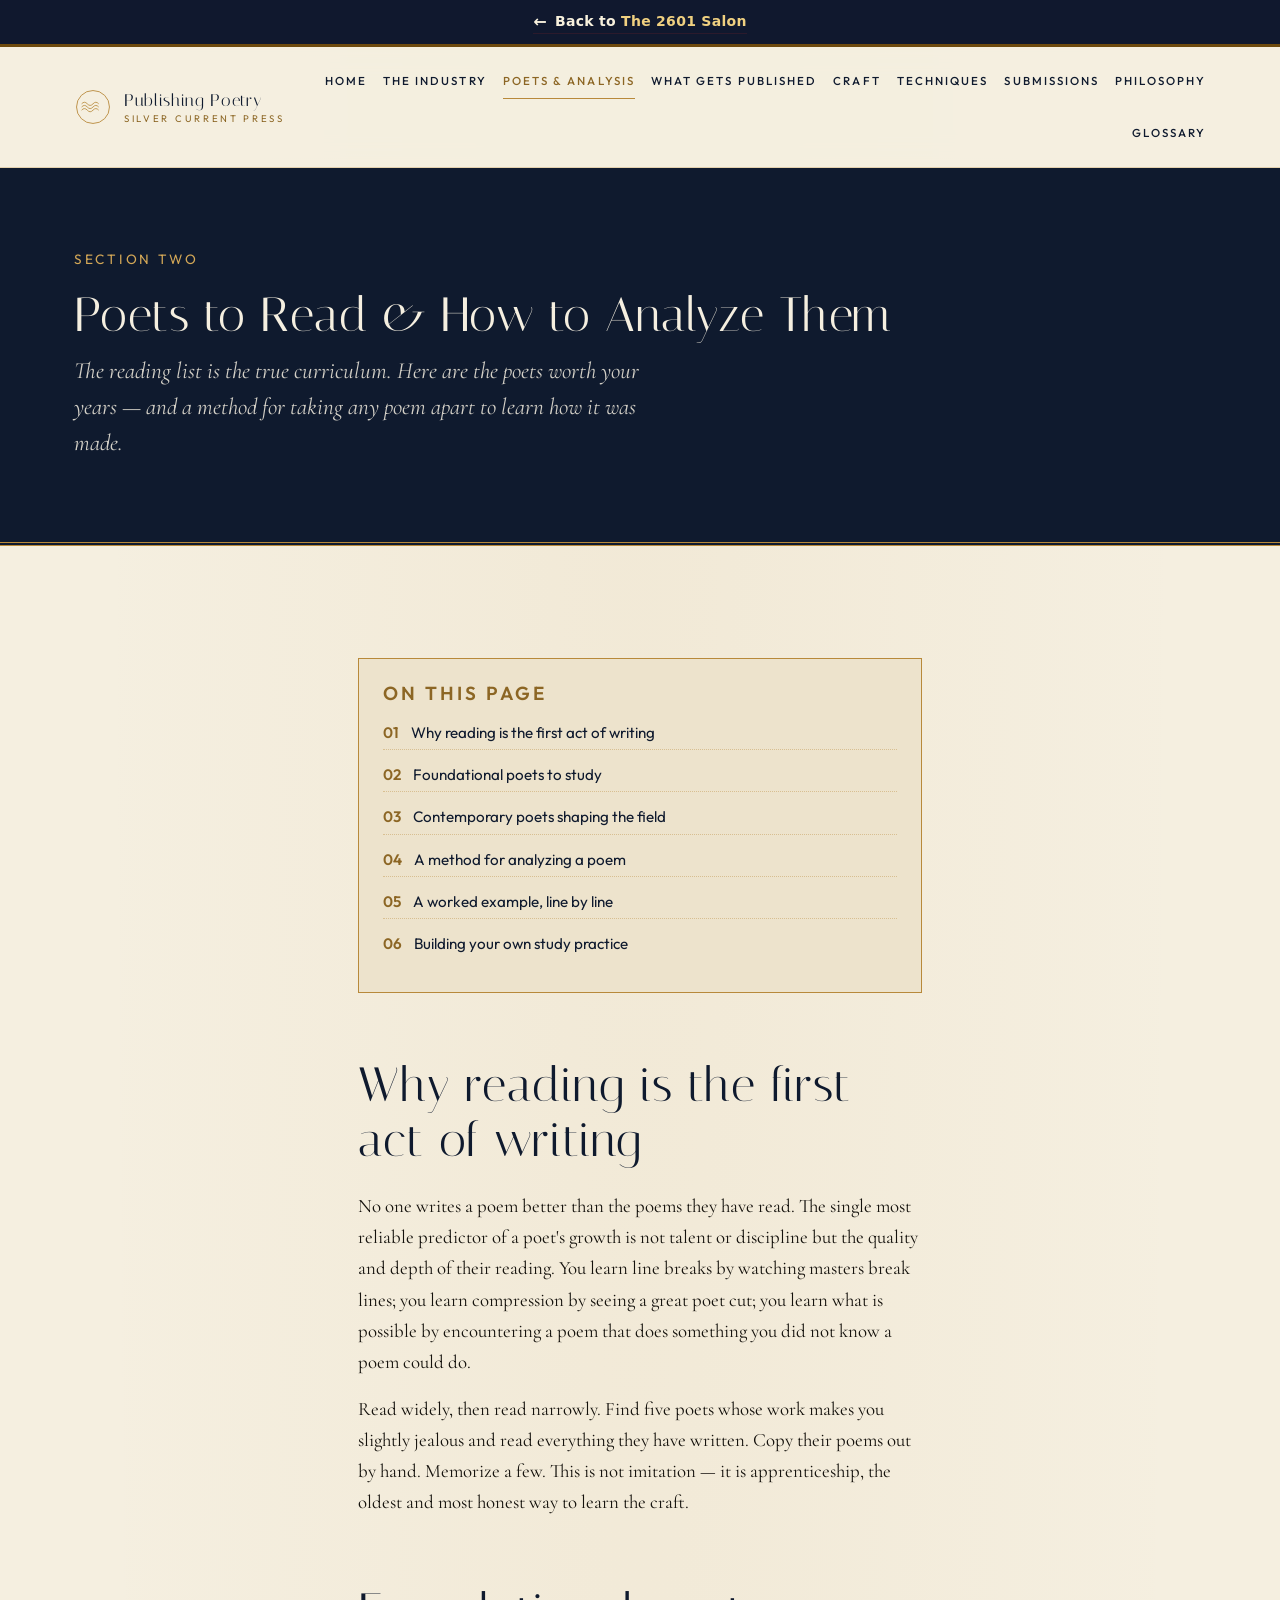
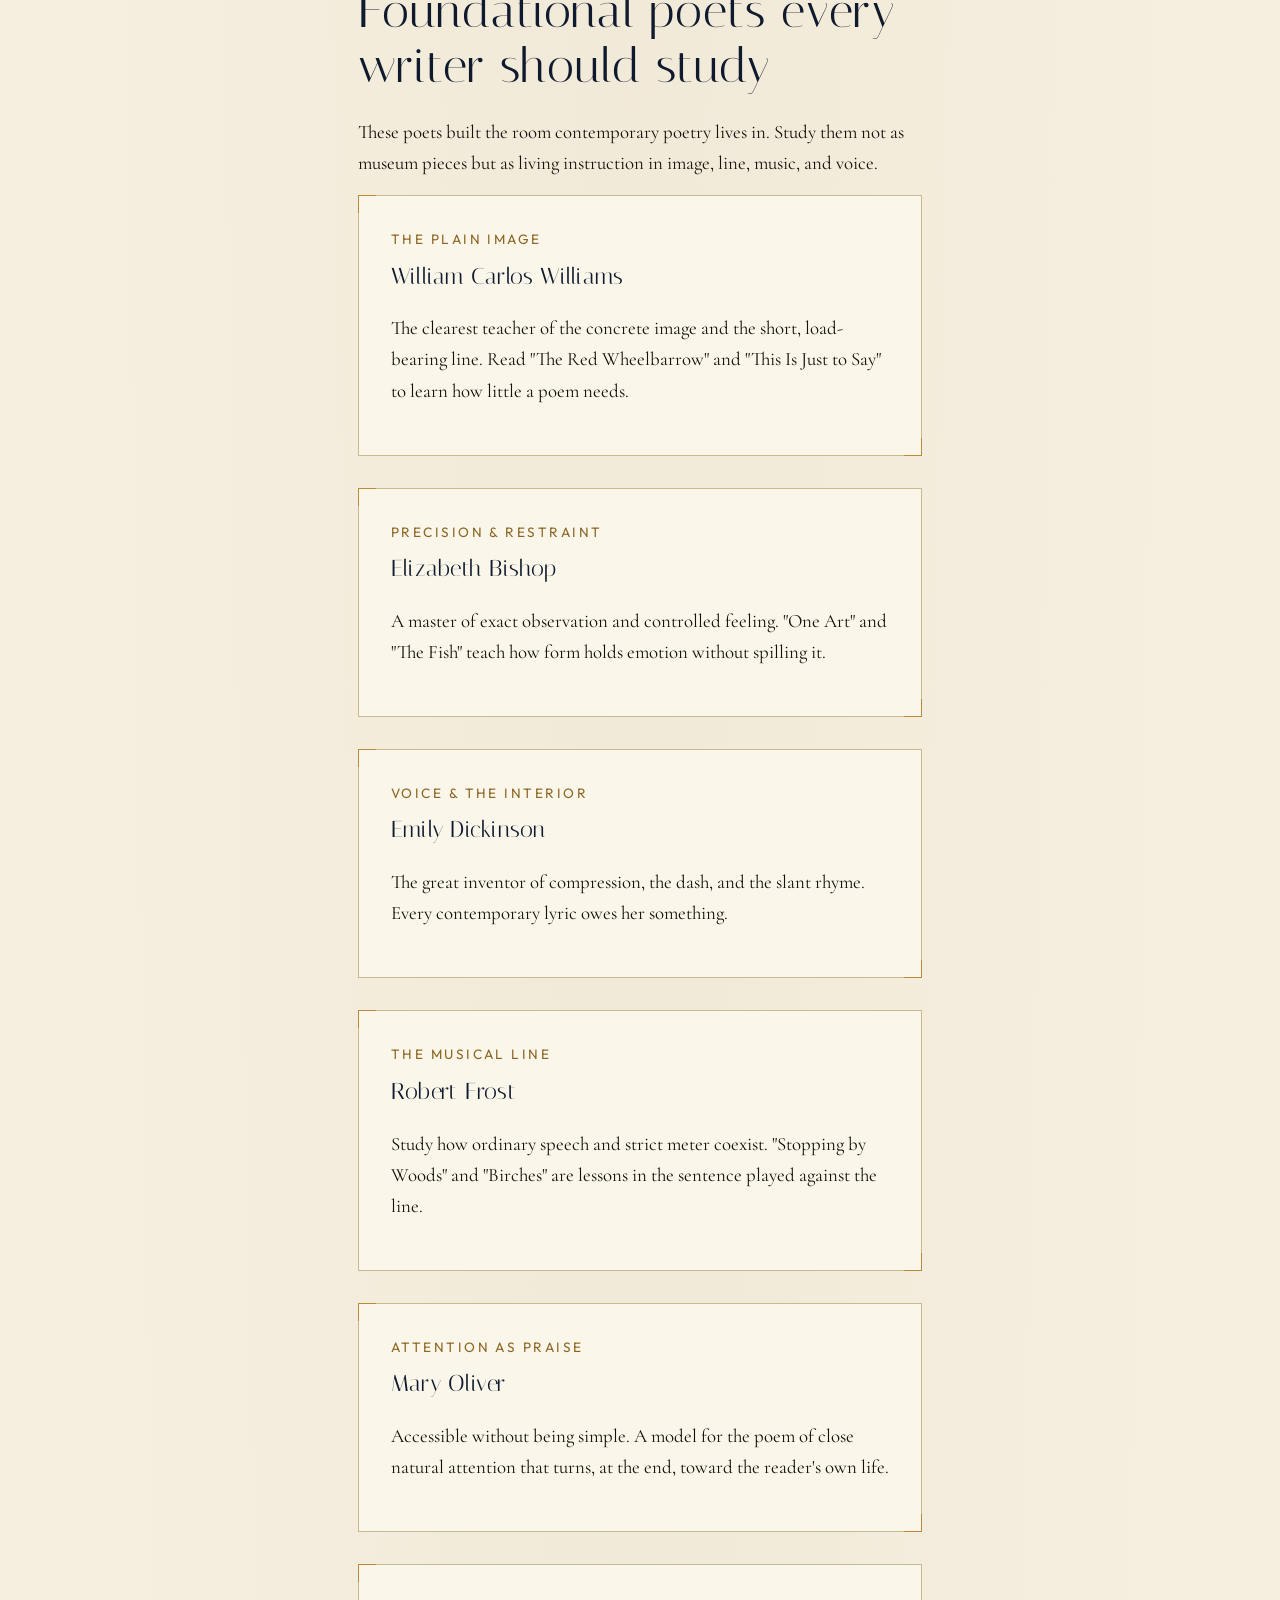
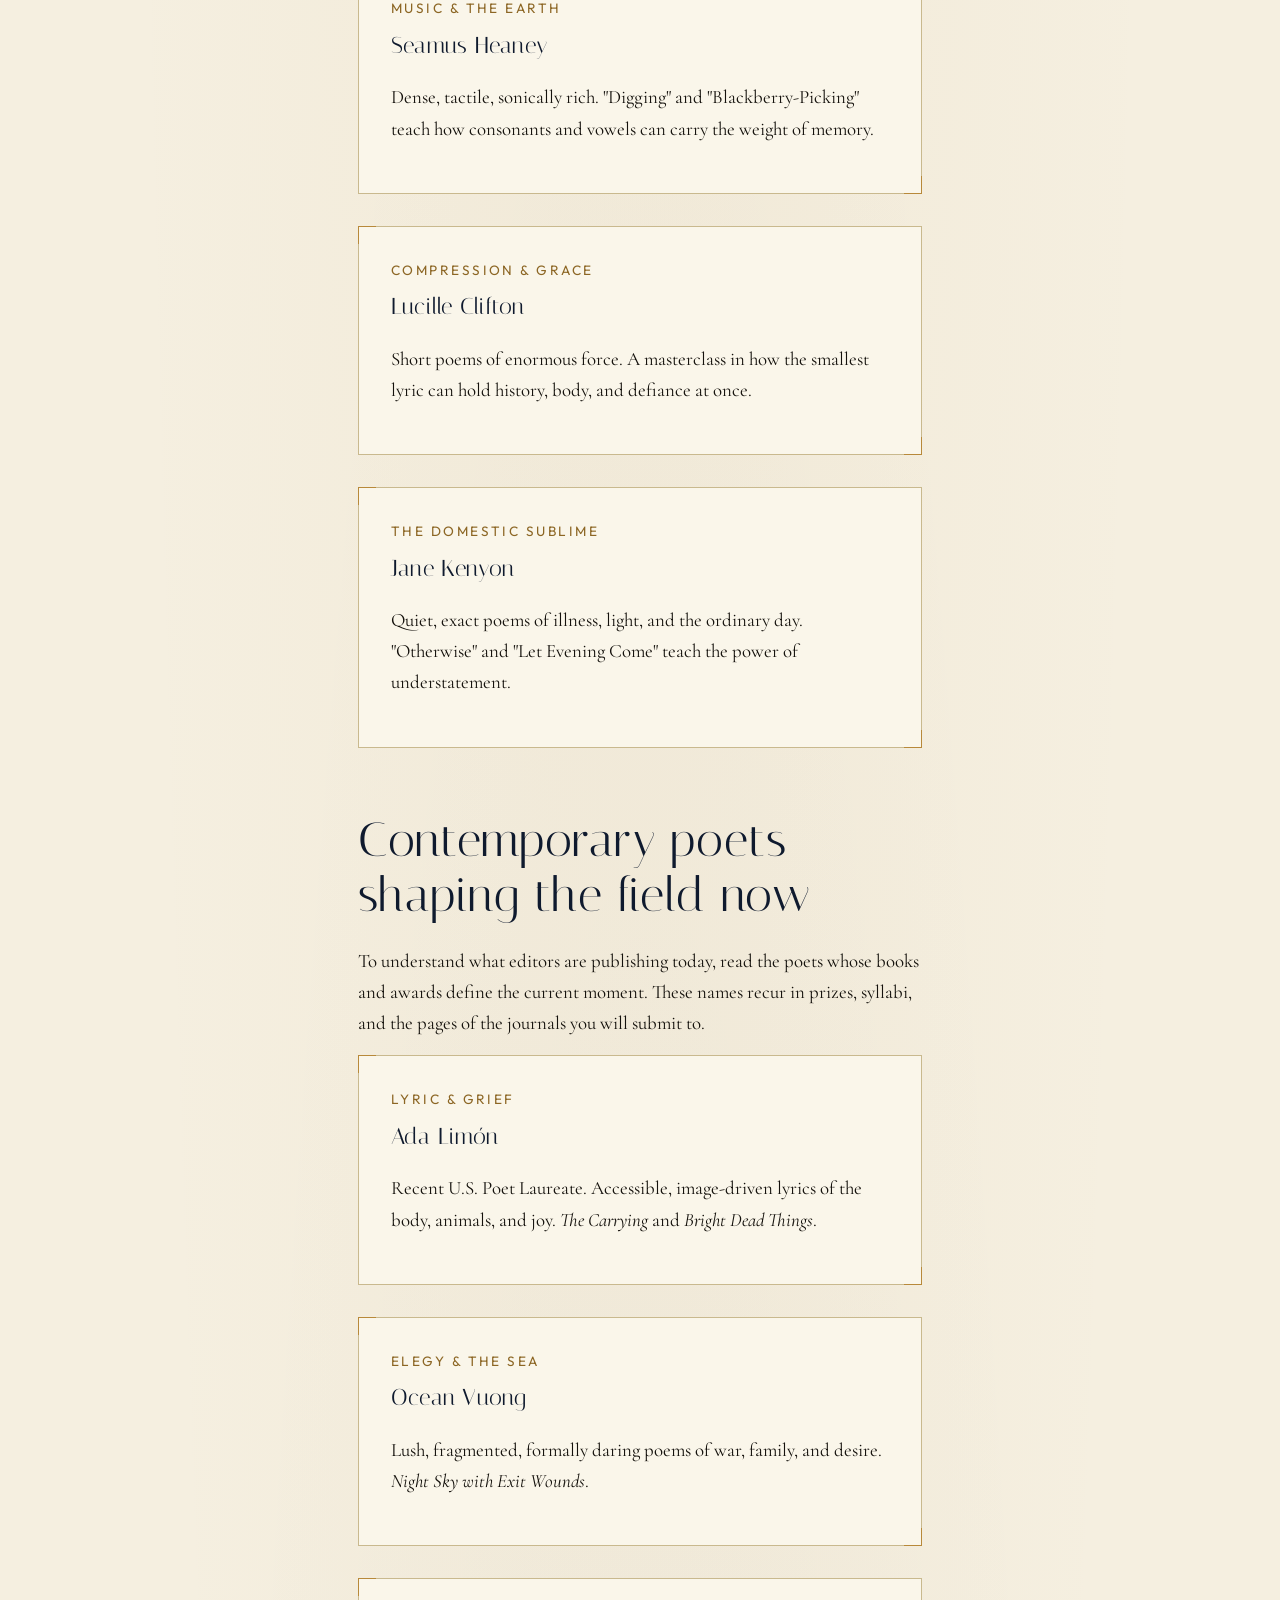
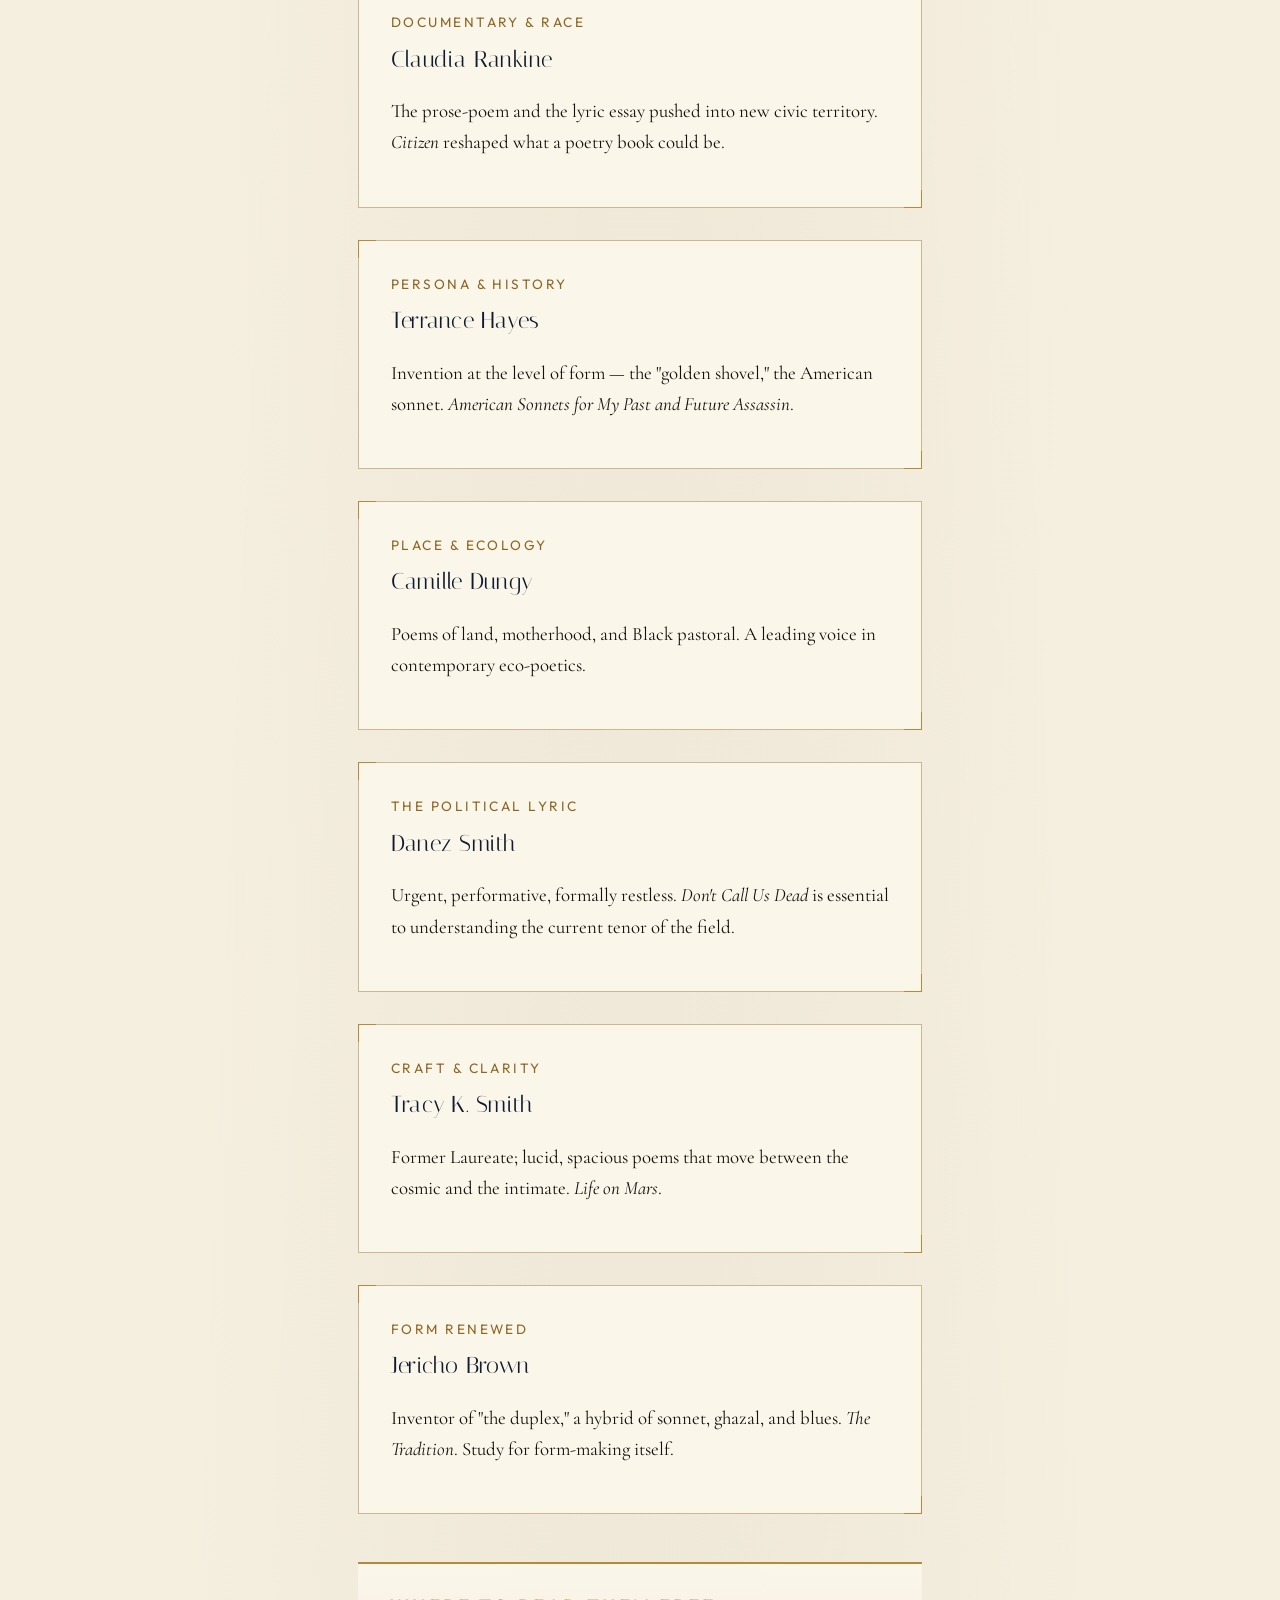
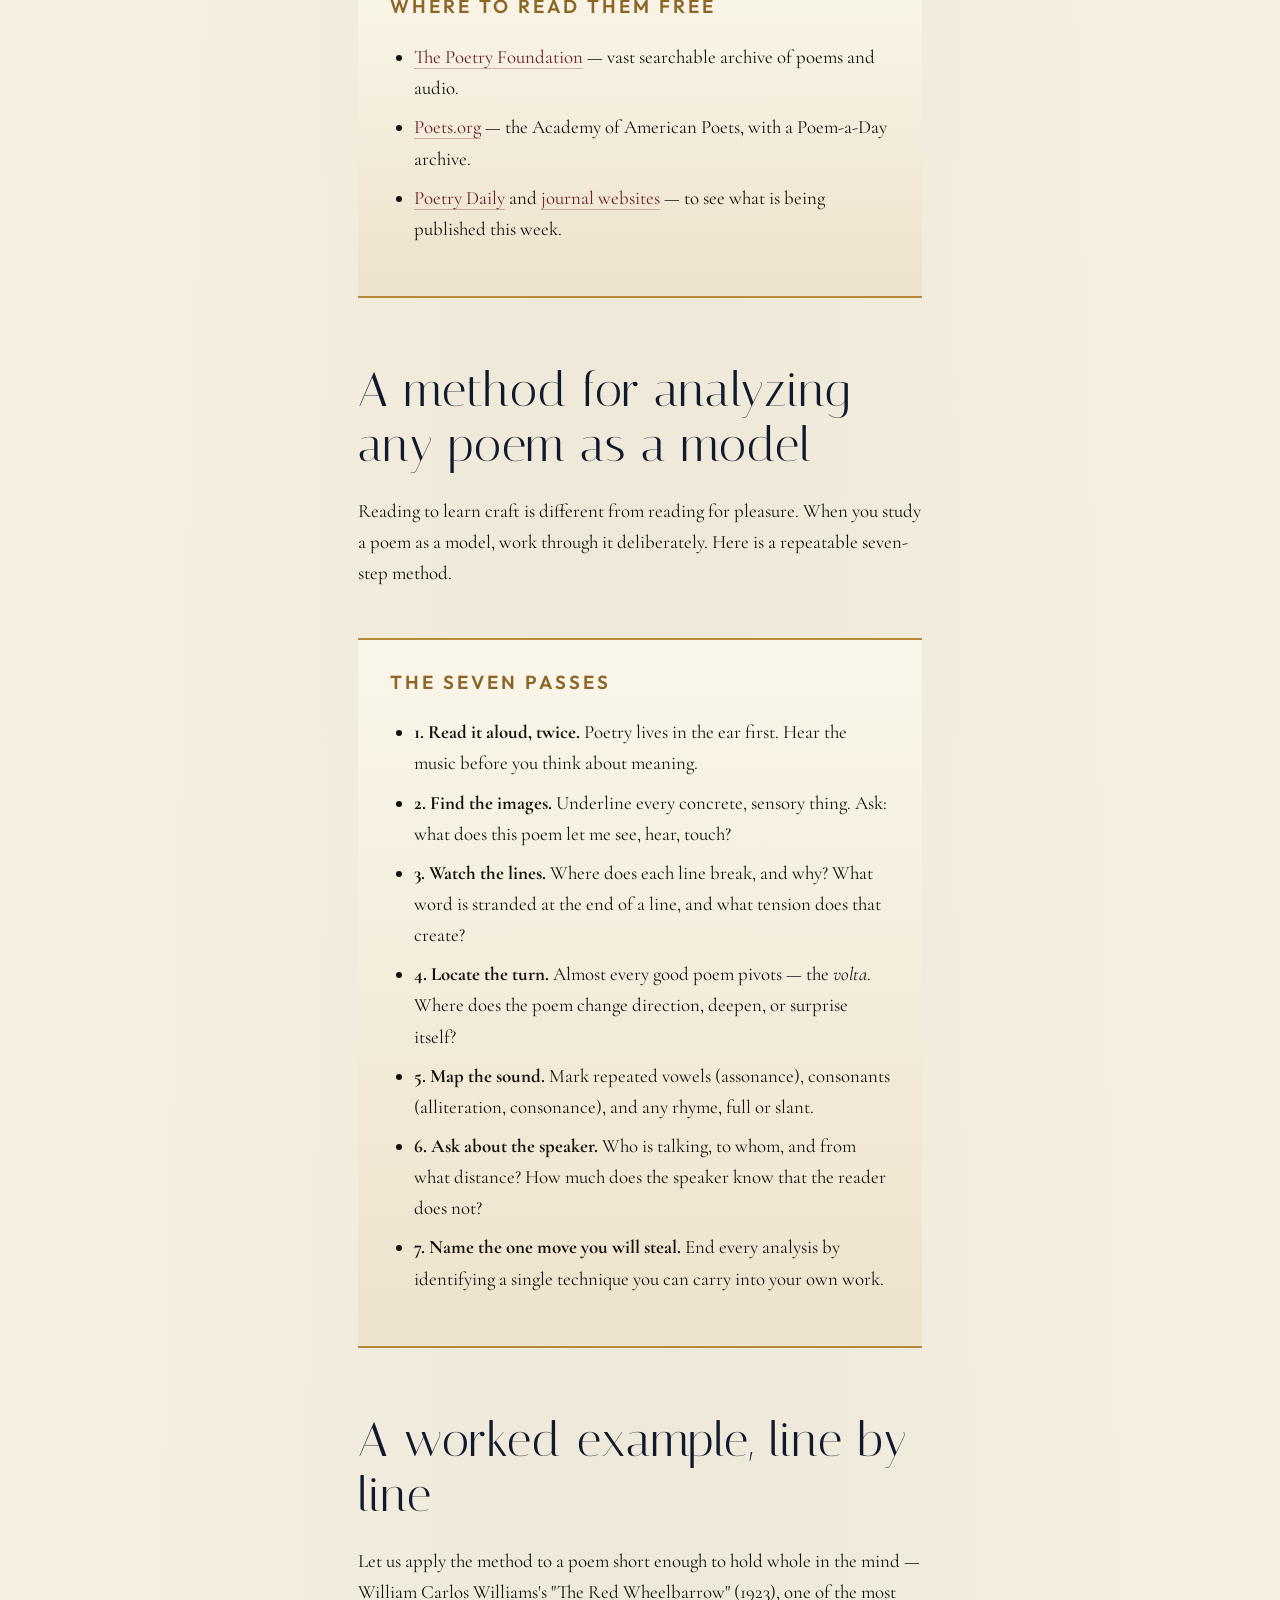
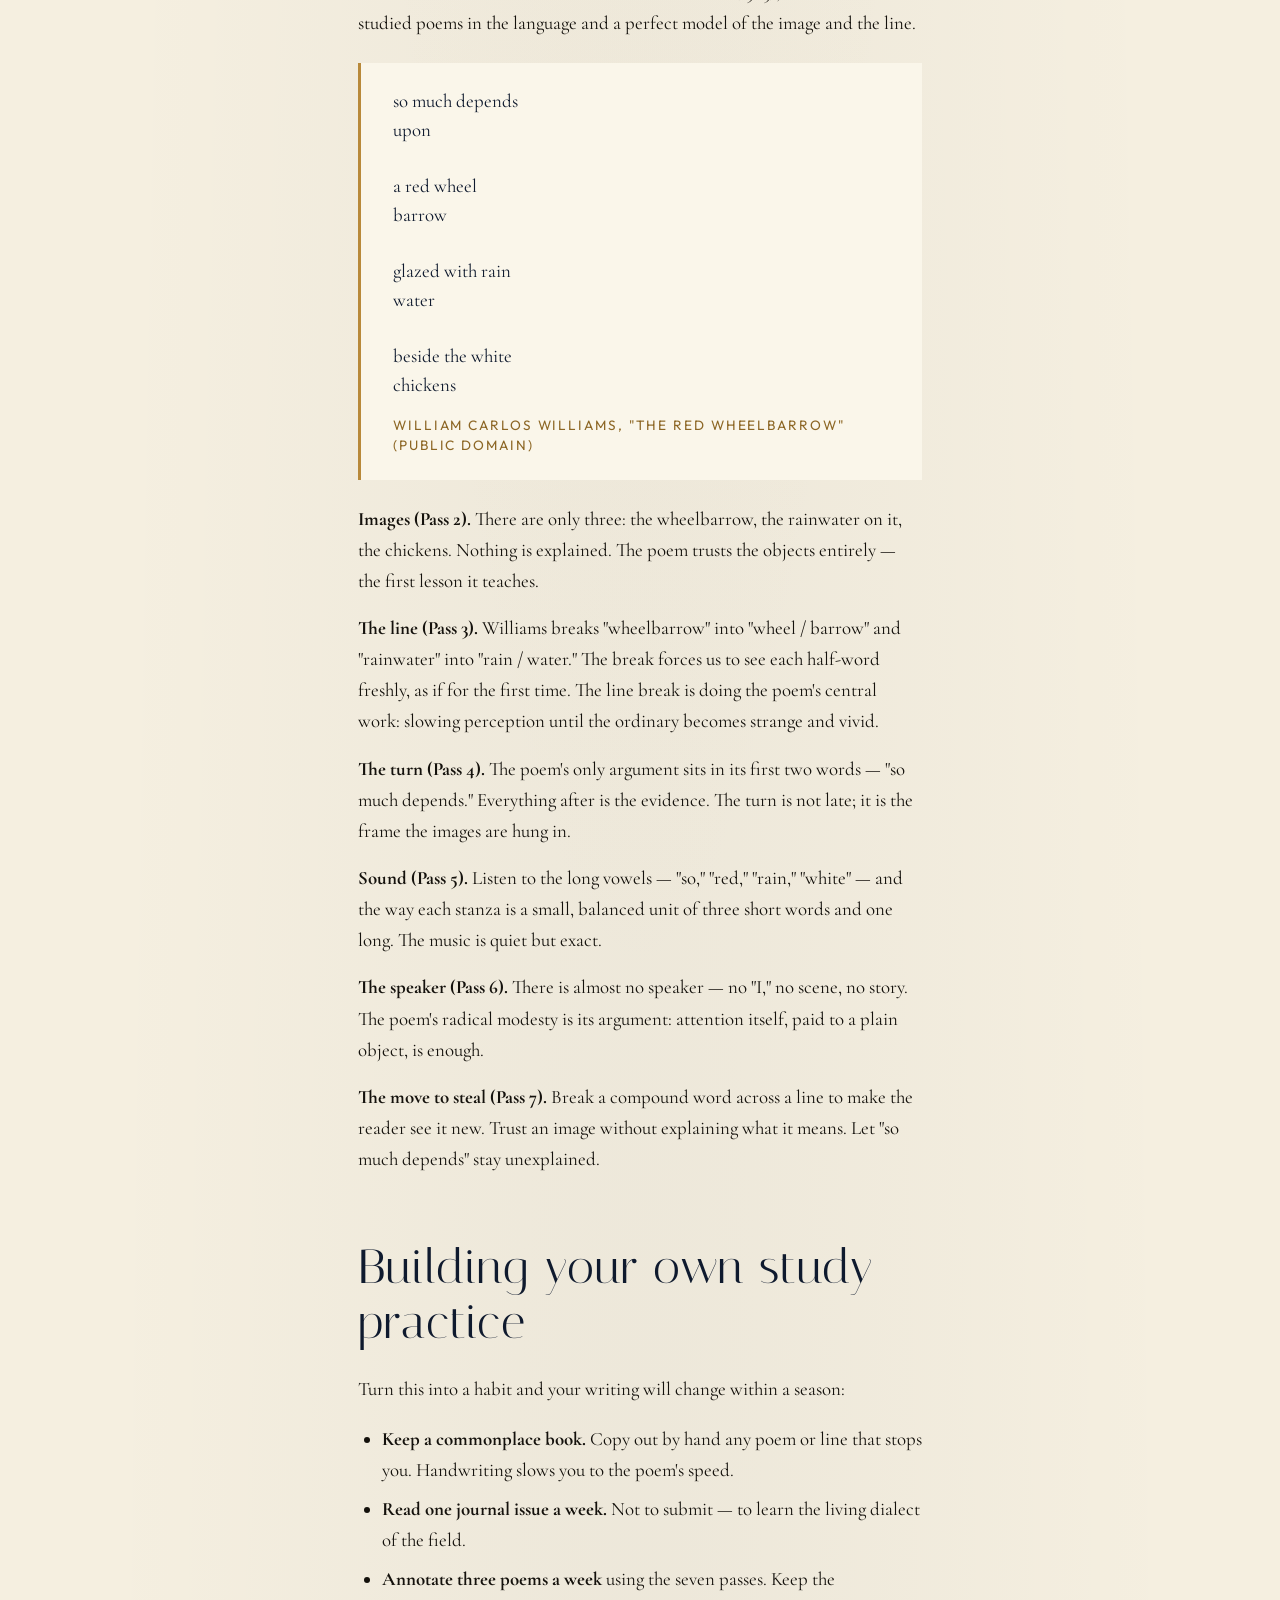
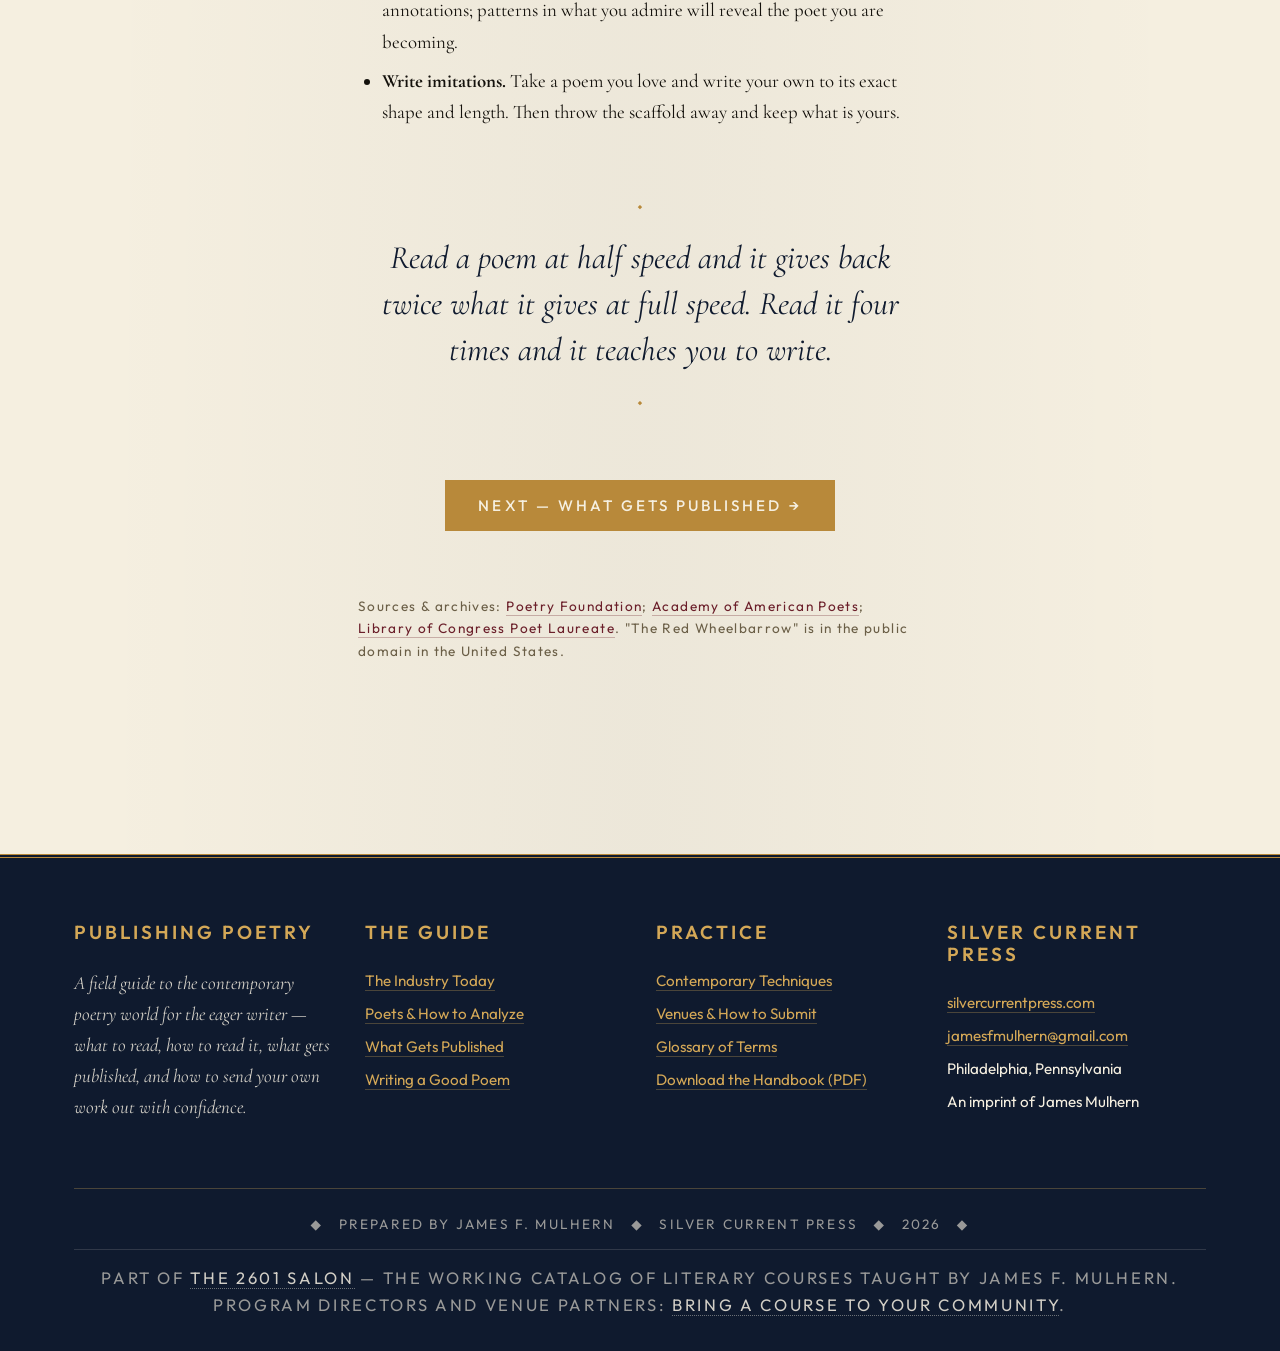
<file: reading.html>
<!doctype html>
<html lang="en">
<head>
  <meta charset="utf-8">
  <meta name="viewport" content="width=device-width, initial-scale=1">
  <title>Poets to Read &amp; How to Analyze Them · Publishing Poetry</title>
  <meta name="description" content="Foundational and contemporary poets every new writer should study, and a repeatable method for analyzing any poem as a model — with a worked, line-by-line example.">
  <link rel="preconnect" href="https://fonts.googleapis.com">
  <link rel="preconnect" href="https://fonts.gstatic.com" crossorigin>
  <link href="https://fonts.googleapis.com/css2?family=Cormorant+Garamond:ital,wght@0,400;0,500;0,600;1,400;1,500&family=Italiana&family=Outfit:wght@300;400;500;600&display=swap" rel="stylesheet">
  <link rel="stylesheet" href="css/styles.css">
<meta name="author" content="James F. Mulhern">
<meta name="keywords" content="publishing poetry, contemporary poetry industry, poetry submissions, how to publish a poem, poetry magazines, poetry contests, contemporary poetry techniques, how to write a poem, poetry glossary, poetry field guide, Silver Current Press, James F. Mulhern">
<meta name="robots" content="index, follow, max-image-preview:large">
<link rel="canonical" href="https://publishingpoetry.silvercurrentpress.com/reading.html">
<meta property="og:type" content="website">
<meta property="og:site_name" content="Publishing Poetry — Silver Current Press">
<meta property="og:title" content="Poets to Read &amp; How to Analyze Them · Publishing Poetry">
<meta property="og:description" content="Foundational and contemporary poets every new writer should study, and a repeatable method for analyzing any poem as a model — with a worked, line-by-line example.">
<meta property="og:url" content="https://publishingpoetry.silvercurrentpress.com/reading.html">
<meta property="og:locale" content="en_US">
<meta name="twitter:card" content="summary_large_image">
<meta name="twitter:title" content="Poets to Read &amp; How to Analyze Them · Publishing Poetry">
<meta name="twitter:description" content="Foundational and contemporary poets every new writer should study, and a repeatable method for analyzing any poem as a model — with a worked, line-by-line example.">
<script type="application/ld+json">
{
  "@context": "https://schema.org",
  "@type": "WebPage",
  "name": "Poets to Read &amp; How to Analyze Them \u00b7 Publishing Poetry",
  "description": "Foundational and contemporary poets every new writer should study, and a repeatable method for analyzing any poem as a model \u2014 with a worked, line-by-line example.",
  "url": "https://publishingpoetry.silvercurrentpress.com/reading.html",
  "isPartOf": {
    "@type": "WebSite",
    "name": "Publishing Poetry \u2014 Silver Current Press",
    "url": "https://publishingpoetry.silvercurrentpress.com/"
  },
  "publisher": {
    "@type": "Organization",
    "name": "Silver Current Press",
    "url": "https://silvercurrentpress.com"
  },
  "author": {
    "@type": "Person",
    "name": "James F. Mulhern",
    "url": "https://www.authorjamesmulhern.com"
  },
  "inLanguage": "en"
}
</script>
<script type="application/ld+json">
{
  "@type": "TechArticle",
  "headline": "Publishing Poetry: A Field Guide for the Contemporary Poet",
  "about": "Contemporary poetry publishing, submission strategy, and craft",
  "@context": "https://schema.org"
}
</script>
</head>
<body>
<!-- return-to-salon ribbon -->
<div id="scp-return-ribbon" style="
  background: #10182E;
  color: #F8F1DD;
  text-align: center;
  padding: 10px 16px;
  font-family: system-ui, -apple-system, 'Segoe UI', sans-serif;
  font-size: 14px;
  font-weight: 600;
  letter-spacing: 0.02em;
  border-bottom: 3px solid #6E4A0E;
  position: relative;
  z-index: 9999;
">
  <a href="https://salon.silvercurrentpress.com"
     style="color: #F8F1DD; text-decoration: none; display:inline-flex; align-items:center; gap:8px;"
     onmouseover="this.style.color='#F0D080'"
     onmouseout="this.style.color='#F8F1DD'">
    <span style="font-size:16px; line-height:1;">&#8592;</span>
    <span>Back to <strong style="color:#F0D080;">The 2601 Salon</strong></span>
  </a>
</div>

  <div id="site-header"></div>

  <section class="session-hero">
    <div class="container">
      <p class="session-meta">Section Two</p>
      <h1>Poets to Read &amp; How to Analyze Them</h1>
      <p class="lede" style="color: rgba(245,239,224,0.85); max-width: 60ch;">The reading list is the true curriculum. Here are the poets worth your years — and a method for taking any poem apart to learn how it was made.</p>
    </div>
  </section>

  <section>
    <div class="container prose">

      <div class="toc">
        <h5>On This Page</h5>
        <ol>
          <li><a href="#why">Why reading is the first act of writing</a></li>
          <li><a href="#foundational">Foundational poets to study</a></li>
          <li><a href="#contemporary">Contemporary poets shaping the field</a></li>
          <li><a href="#method">A method for analyzing a poem</a></li>
          <li><a href="#worked">A worked example, line by line</a></li>
          <li><a href="#build">Building your own study practice</a></li>
        </ol>
      </div>

      <h2 id="why" class="anchor-h">Why reading is the first act of writing</h2>
      <p>No one writes a poem better than the poems they have read. The single most reliable predictor of a poet's growth is not talent or discipline but the quality and depth of their reading. You learn line breaks by watching masters break lines; you learn compression by seeing a great poet cut; you learn what is possible by encountering a poem that does something you did not know a poem could do.</p>
      <p>Read widely, then read narrowly. Find five poets whose work makes you slightly jealous and read everything they have written. Copy their poems out by hand. Memorize a few. This is not imitation — it is apprenticeship, the oldest and most honest way to learn the craft.</p>

      <h2 id="foundational" class="anchor-h">Foundational poets every writer should study</h2>
      <p>These poets built the room contemporary poetry lives in. Study them not as museum pieces but as living instruction in image, line, music, and voice.</p>
      <div class="cards">
        <div class="card"><p class="meta">The Plain Image</p><h3>William Carlos Williams</h3><p>The clearest teacher of the concrete image and the short, load-bearing line. Read "The Red Wheelbarrow" and "This Is Just to Say" to learn how little a poem needs.</p></div>
        <div class="card"><p class="meta">Precision &amp; Restraint</p><h3>Elizabeth Bishop</h3><p>A master of exact observation and controlled feeling. "One Art" and "The Fish" teach how form holds emotion without spilling it.</p></div>
        <div class="card"><p class="meta">Voice &amp; the Interior</p><h3>Emily Dickinson</h3><p>The great inventor of compression, the dash, and the slant rhyme. Every contemporary lyric owes her something.</p></div>
        <div class="card"><p class="meta">The Musical Line</p><h3>Robert Frost</h3><p>Study how ordinary speech and strict meter coexist. "Stopping by Woods" and "Birches" are lessons in the sentence played against the line.</p></div>
        <div class="card"><p class="meta">Attention as Praise</p><h3>Mary Oliver</h3><p>Accessible without being simple. A model for the poem of close natural attention that turns, at the end, toward the reader's own life.</p></div>
        <div class="card"><p class="meta">Music &amp; the Earth</p><h3>Seamus Heaney</h3><p>Dense, tactile, sonically rich. "Digging" and "Blackberry-Picking" teach how consonants and vowels can carry the weight of memory.</p></div>
        <div class="card"><p class="meta">Compression &amp; Grace</p><h3>Lucille Clifton</h3><p>Short poems of enormous force. A masterclass in how the smallest lyric can hold history, body, and defiance at once.</p></div>
        <div class="card"><p class="meta">The Domestic Sublime</p><h3>Jane Kenyon</h3><p>Quiet, exact poems of illness, light, and the ordinary day. "Otherwise" and "Let Evening Come" teach the power of understatement.</p></div>
      </div>

      <h2 id="contemporary" class="anchor-h">Contemporary poets shaping the field now</h2>
      <p>To understand what editors are publishing today, read the poets whose books and awards define the current moment. These names recur in prizes, syllabi, and the pages of the journals you will submit to.</p>
      <div class="cards">
        <div class="card"><p class="meta">Lyric &amp; Grief</p><h3>Ada Limón</h3><p>Recent U.S. Poet Laureate. Accessible, image-driven lyrics of the body, animals, and joy. <em>The Carrying</em> and <em>Bright Dead Things</em>.</p></div>
        <div class="card"><p class="meta">Elegy &amp; the Sea</p><h3>Ocean Vuong</h3><p>Lush, fragmented, formally daring poems of war, family, and desire. <em>Night Sky with Exit Wounds</em>.</p></div>
        <div class="card"><p class="meta">Documentary &amp; Race</p><h3>Claudia Rankine</h3><p>The prose-poem and the lyric essay pushed into new civic territory. <em>Citizen</em> reshaped what a poetry book could be.</p></div>
        <div class="card"><p class="meta">Persona &amp; History</p><h3>Terrance Hayes</h3><p>Invention at the level of form — the "golden shovel," the American sonnet. <em>American Sonnets for My Past and Future Assassin</em>.</p></div>
        <div class="card"><p class="meta">Place &amp; Ecology</p><h3>Camille Dungy</h3><p>Poems of land, motherhood, and Black pastoral. A leading voice in contemporary eco-poetics.</p></div>
        <div class="card"><p class="meta">The Political Lyric</p><h3>Danez Smith</h3><p>Urgent, performative, formally restless. <em>Don't Call Us Dead</em> is essential to understanding the current tenor of the field.</p></div>
        <div class="card"><p class="meta">Craft &amp; Clarity</p><h3>Tracy K. Smith</h3><p>Former Laureate; lucid, spacious poems that move between the cosmic and the intimate. <em>Life on Mars</em>.</p></div>
        <div class="card"><p class="meta">Form Renewed</p><h3>Jericho Brown</h3><p>Inventor of "the duplex," a hybrid of sonnet, ghazal, and blues. <em>The Tradition</em>. Study for form-making itself.</p></div>
      </div>
      <div class="takeaway">
        <h5>Where to Read Them Free</h5>
        <ul>
          <li><a href="https://www.poetryfoundation.org">The Poetry Foundation</a> — vast searchable archive of poems and audio.</li>
          <li><a href="https://poets.org">Poets.org</a> — the Academy of American Poets, with a Poem-a-Day archive.</li>
          <li><a href="https://poems.com">Poetry Daily</a> and <a href="https://www.poetrydaily.org">journal websites</a> — to see what is being published this week.</li>
        </ul>
      </div>

      <h2 id="method" class="anchor-h">A method for analyzing any poem as a model</h2>
      <p>Reading to learn craft is different from reading for pleasure. When you study a poem as a model, work through it deliberately. Here is a repeatable seven-step method.</p>
      <div class="takeaway">
        <h5>The Seven Passes</h5>
        <ul>
          <li><strong>1. Read it aloud, twice.</strong> Poetry lives in the ear first. Hear the music before you think about meaning.</li>
          <li><strong>2. Find the images.</strong> Underline every concrete, sensory thing. Ask: what does this poem let me see, hear, touch?</li>
          <li><strong>3. Watch the lines.</strong> Where does each line break, and why? What word is stranded at the end of a line, and what tension does that create?</li>
          <li><strong>4. Locate the turn.</strong> Almost every good poem pivots — the <em>volta</em>. Where does the poem change direction, deepen, or surprise itself?</li>
          <li><strong>5. Map the sound.</strong> Mark repeated vowels (assonance), consonants (alliteration, consonance), and any rhyme, full or slant.</li>
          <li><strong>6. Ask about the speaker.</strong> Who is talking, to whom, and from what distance? How much does the speaker know that the reader does not?</li>
          <li><strong>7. Name the one move you will steal.</strong> End every analysis by identifying a single technique you can carry into your own work.</li>
        </ul>
      </div>

      <h2 id="worked" class="anchor-h">A worked example, line by line</h2>
      <p>Let us apply the method to a poem short enough to hold whole in the mind — William Carlos Williams's "The Red Wheelbarrow" (1923), one of the most studied poems in the language and a perfect model of the image and the line.</p>
      <div class="specimen">so much depends
upon

a red wheel
barrow

glazed with rain
water

beside the white
chickens
<span class="attrib">William Carlos Williams, "The Red Wheelbarrow" (public domain)</span></div>
      <p><strong>Images (Pass 2).</strong> There are only three: the wheelbarrow, the rainwater on it, the chickens. Nothing is explained. The poem trusts the objects entirely — the first lesson it teaches.</p>
      <p><strong>The line (Pass 3).</strong> Williams breaks "wheelbarrow" into "wheel / barrow" and "rainwater" into "rain / water." The break forces us to see each half-word freshly, as if for the first time. The line break is doing the poem's central work: slowing perception until the ordinary becomes strange and vivid.</p>
      <p><strong>The turn (Pass 4).</strong> The poem's only argument sits in its first two words — "so much depends." Everything after is the evidence. The turn is not late; it is the frame the images are hung in.</p>
      <p><strong>Sound (Pass 5).</strong> Listen to the long vowels — "so," "red," "rain," "white" — and the way each stanza is a small, balanced unit of three short words and one long. The music is quiet but exact.</p>
      <p><strong>The speaker (Pass 6).</strong> There is almost no speaker — no "I," no scene, no story. The poem's radical modesty is its argument: attention itself, paid to a plain object, is enough.</p>
      <p><strong>The move to steal (Pass 7).</strong> Break a compound word across a line to make the reader see it new. Trust an image without explaining what it means. Let "so much depends" stay unexplained.</p>

      <h2 id="build" class="anchor-h">Building your own study practice</h2>
      <p>Turn this into a habit and your writing will change within a season:</p>
      <ul>
        <li><strong>Keep a commonplace book.</strong> Copy out by hand any poem or line that stops you. Handwriting slows you to the poem's speed.</li>
        <li><strong>Read one journal issue a week.</strong> Not to submit — to learn the living dialect of the field.</li>
        <li><strong>Annotate three poems a week</strong> using the seven passes. Keep the annotations; patterns in what you admire will reveal the poet you are becoming.</li>
        <li><strong>Write imitations.</strong> Take a poem you love and write your own to its exact shape and length. Then throw the scaffold away and keep what is yours.</li>
      </ul>

      <div class="pullquote">Read a poem at half speed and it gives back twice what it gives at full speed. Read it four times and it teaches you to write.</div>

      <div class="center mt-8">
        <a class="btn btn--gold" href="trends.html">Next — What Gets Published →</a>
      </div>

      <p style="margin-top: var(--space-16); font-size: var(--text-xs); font-family: var(--ui); letter-spacing: 0.1em; color: var(--muted);">Sources &amp; archives: <a href="https://www.poetryfoundation.org">Poetry Foundation</a>; <a href="https://poets.org">Academy of American Poets</a>; <a href="https://www.loc.gov/programs/poetry-and-literature/poet-laureate/">Library of Congress Poet Laureate</a>. "The Red Wheelbarrow" is in the public domain in the United States.</p>

    </div>
  </section>

  <div id="site-footer"></div>
  <script src="js/site.js"></script>
</body>
</html>
</file>
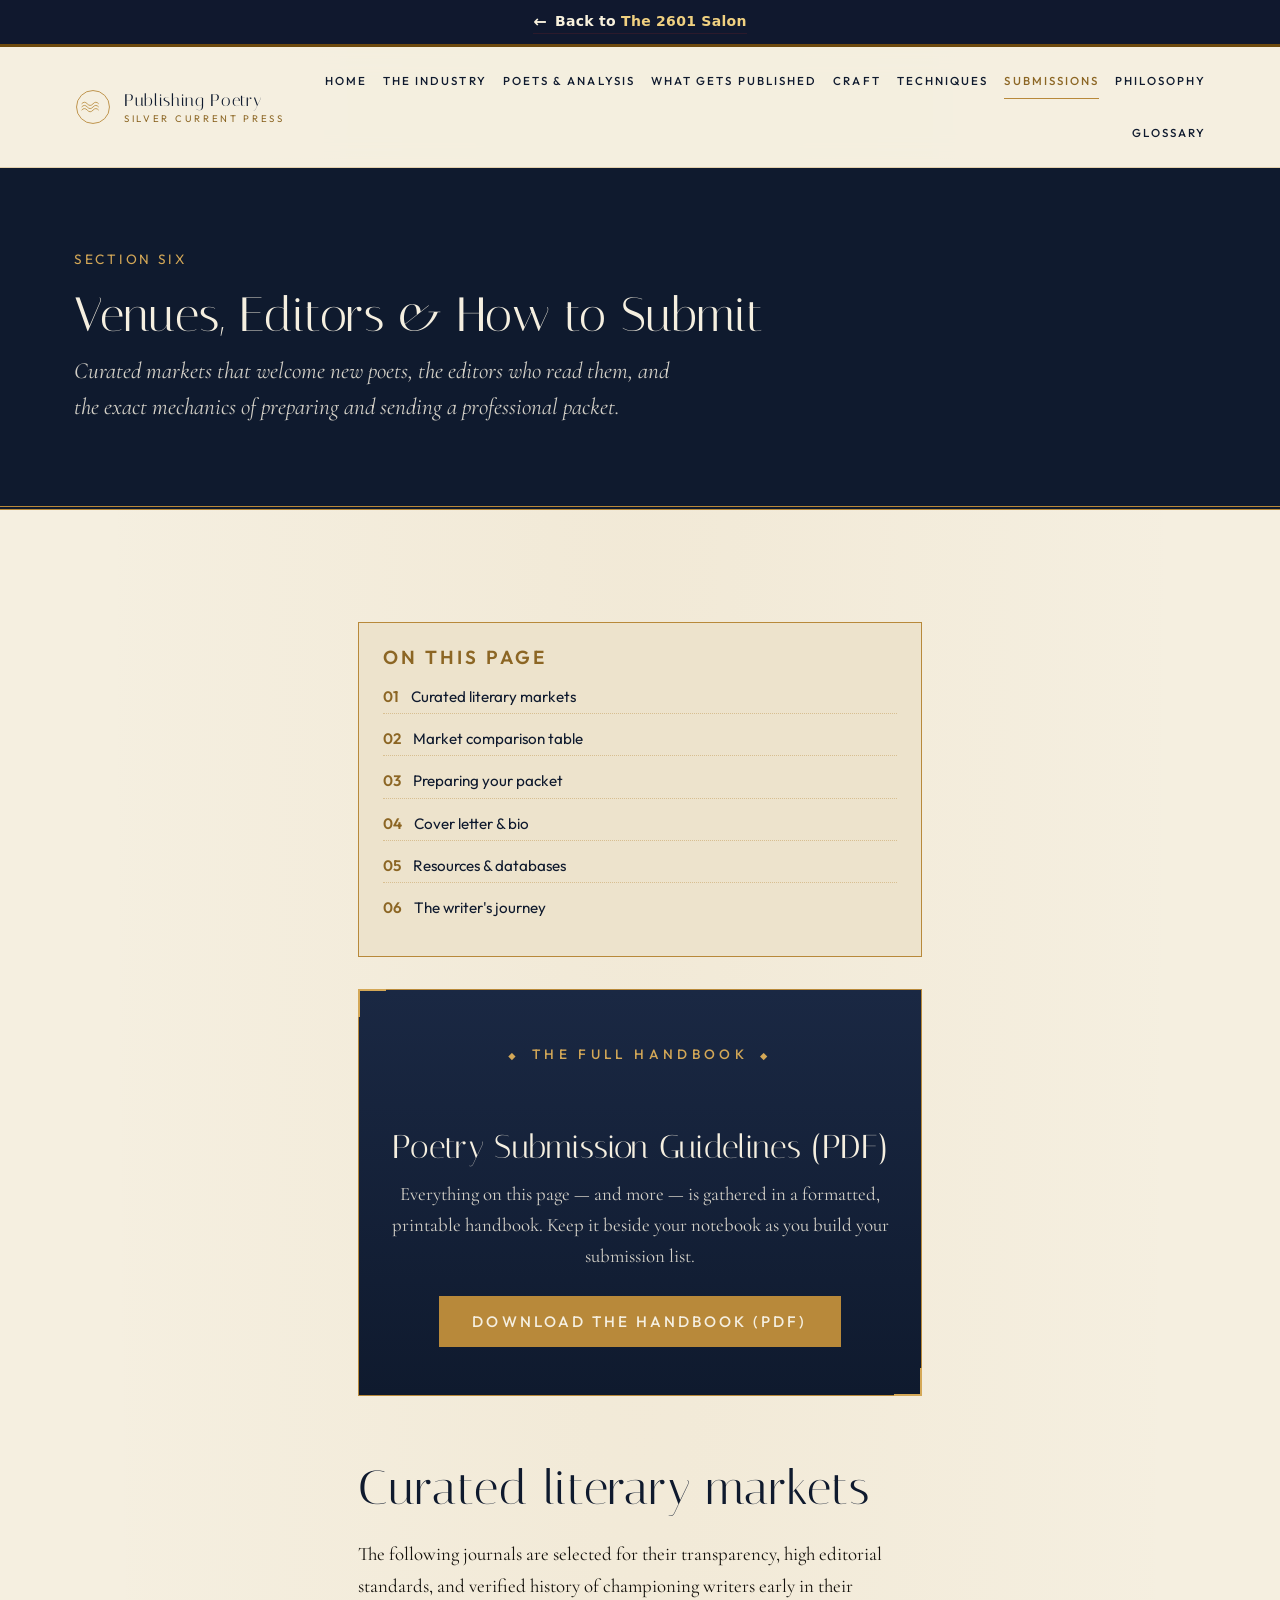
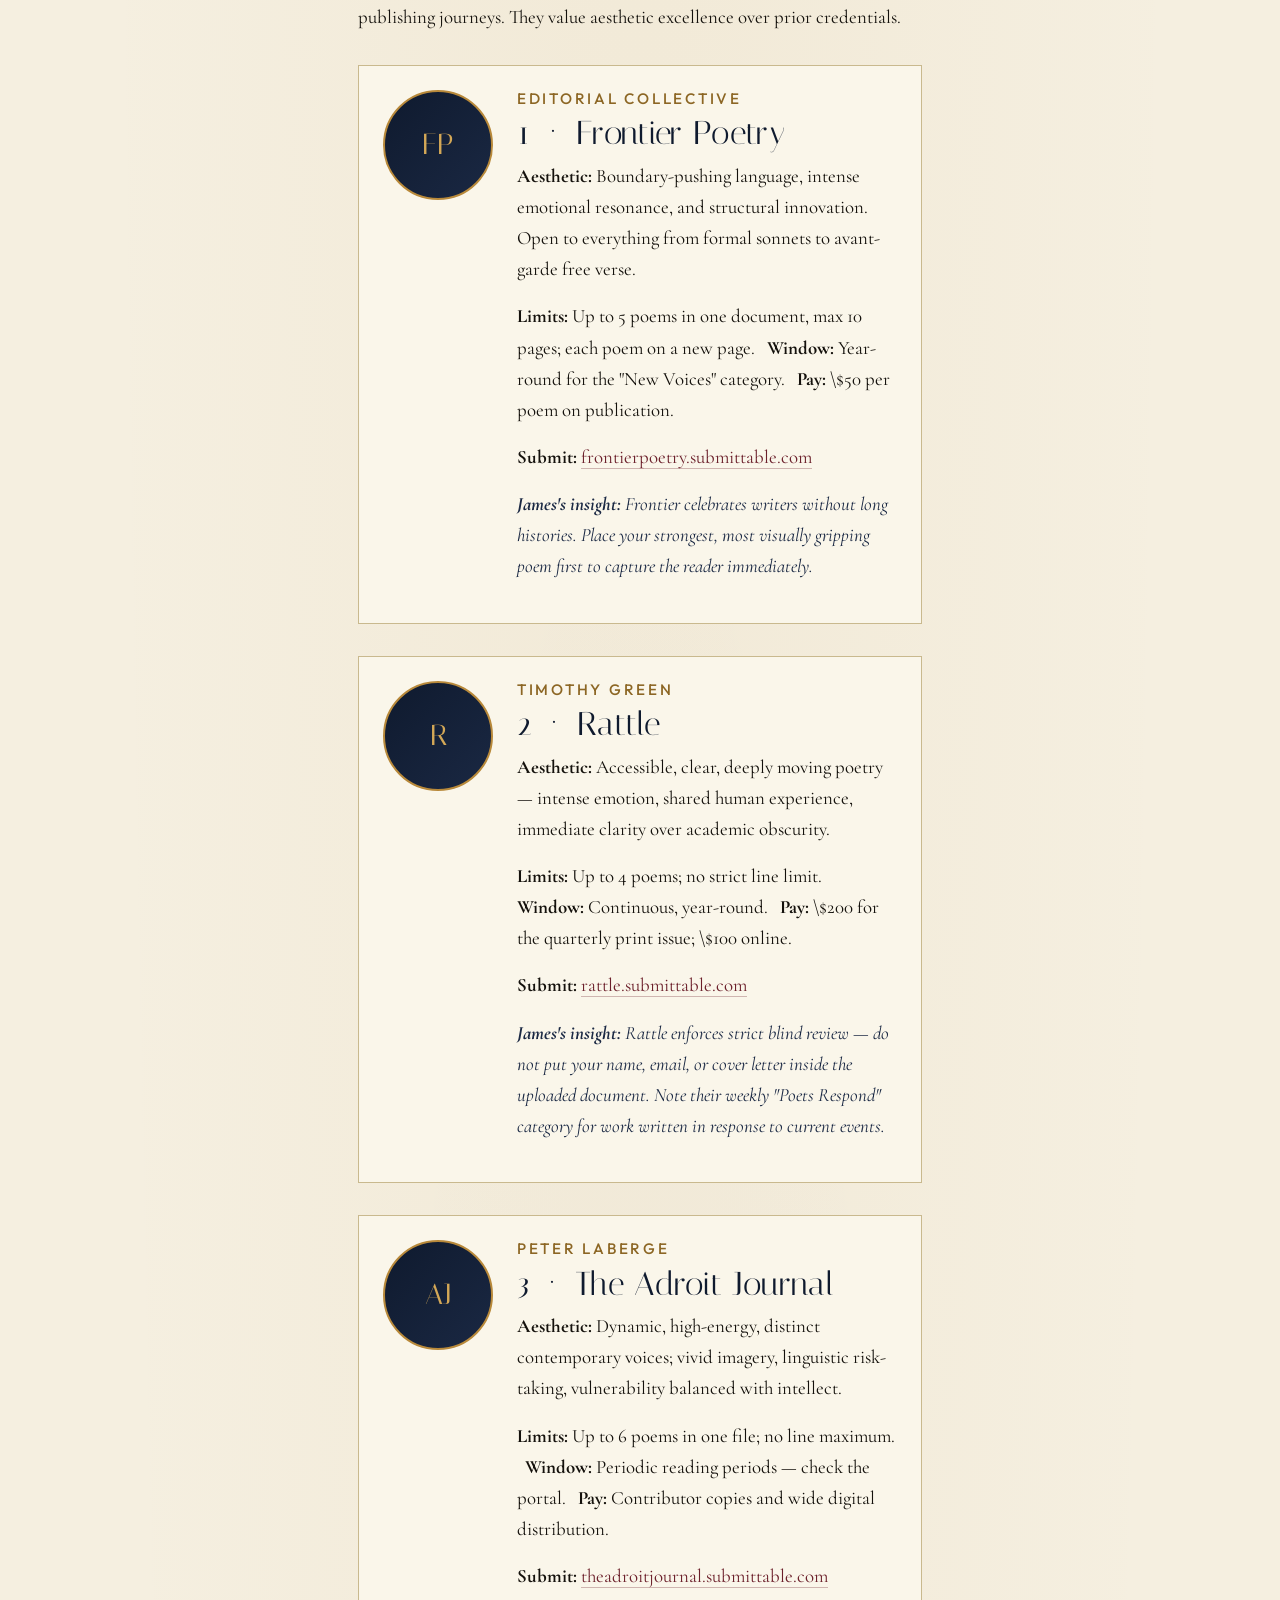
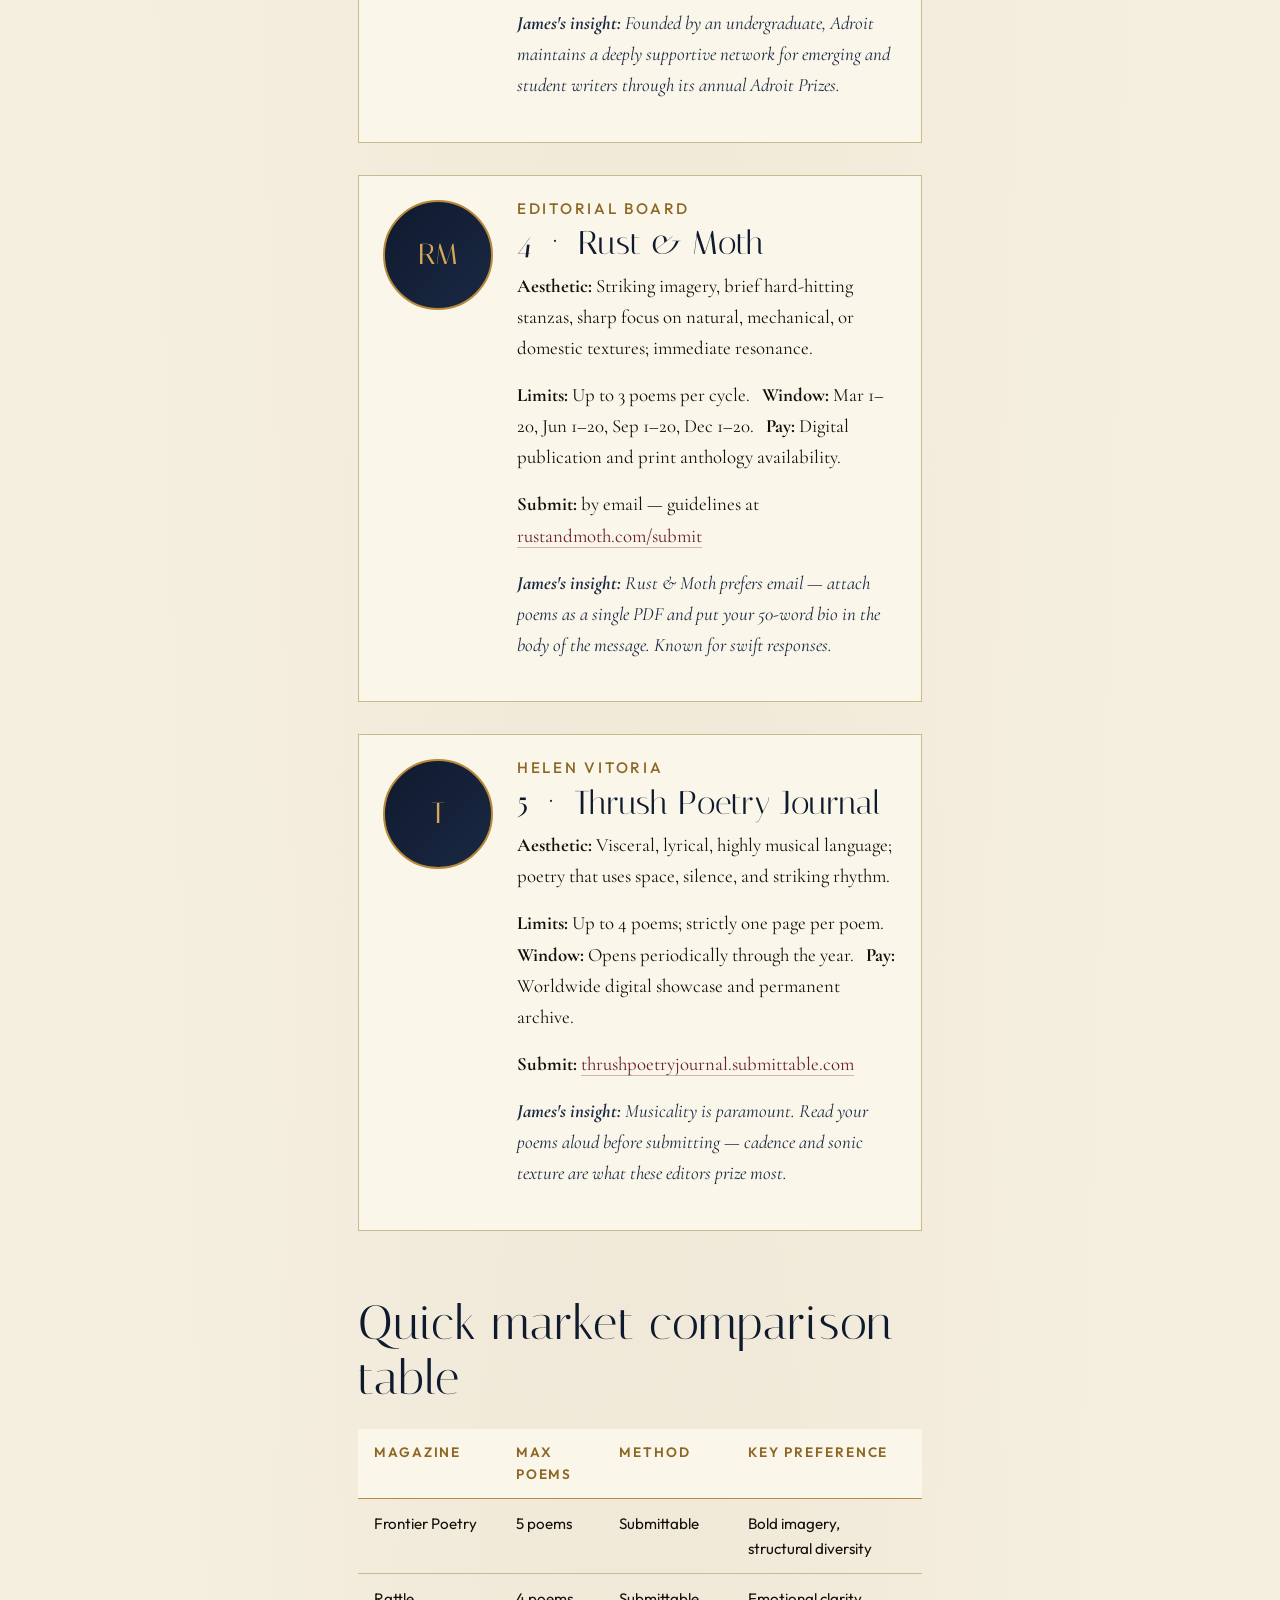
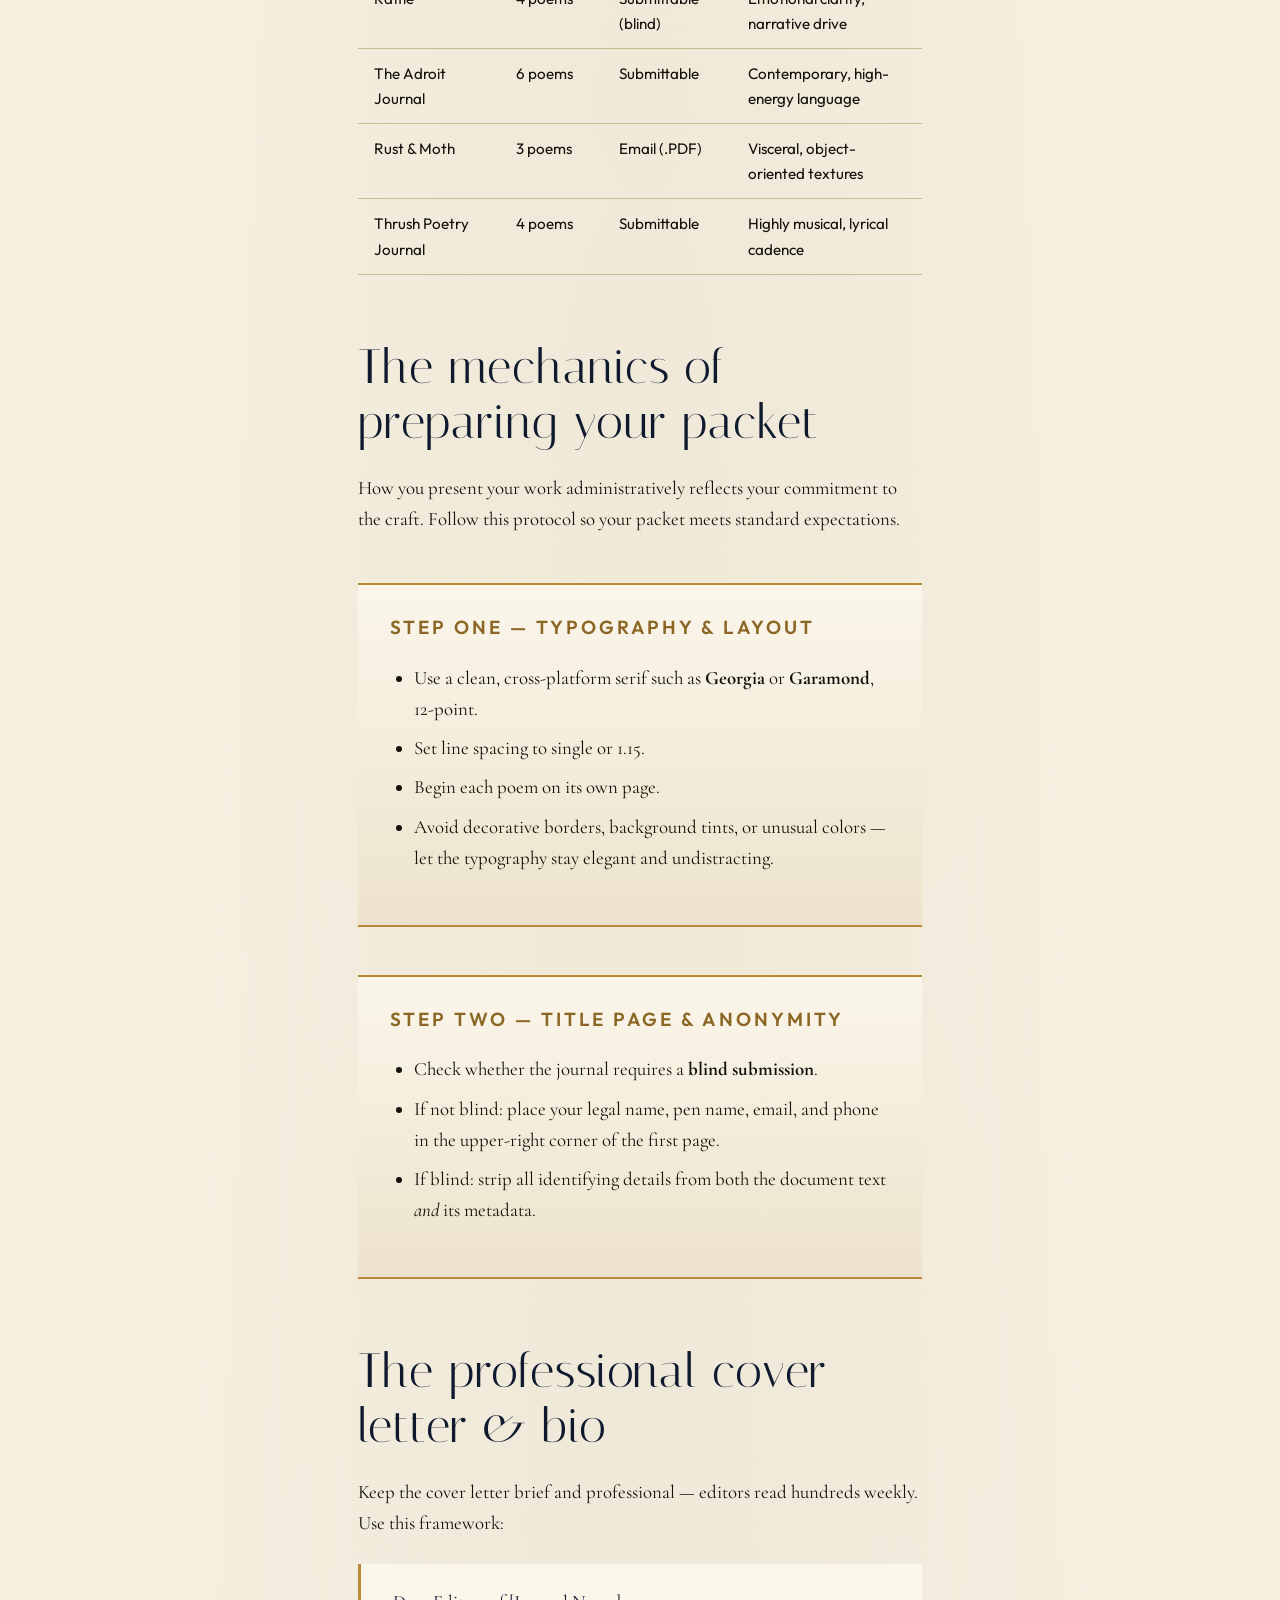
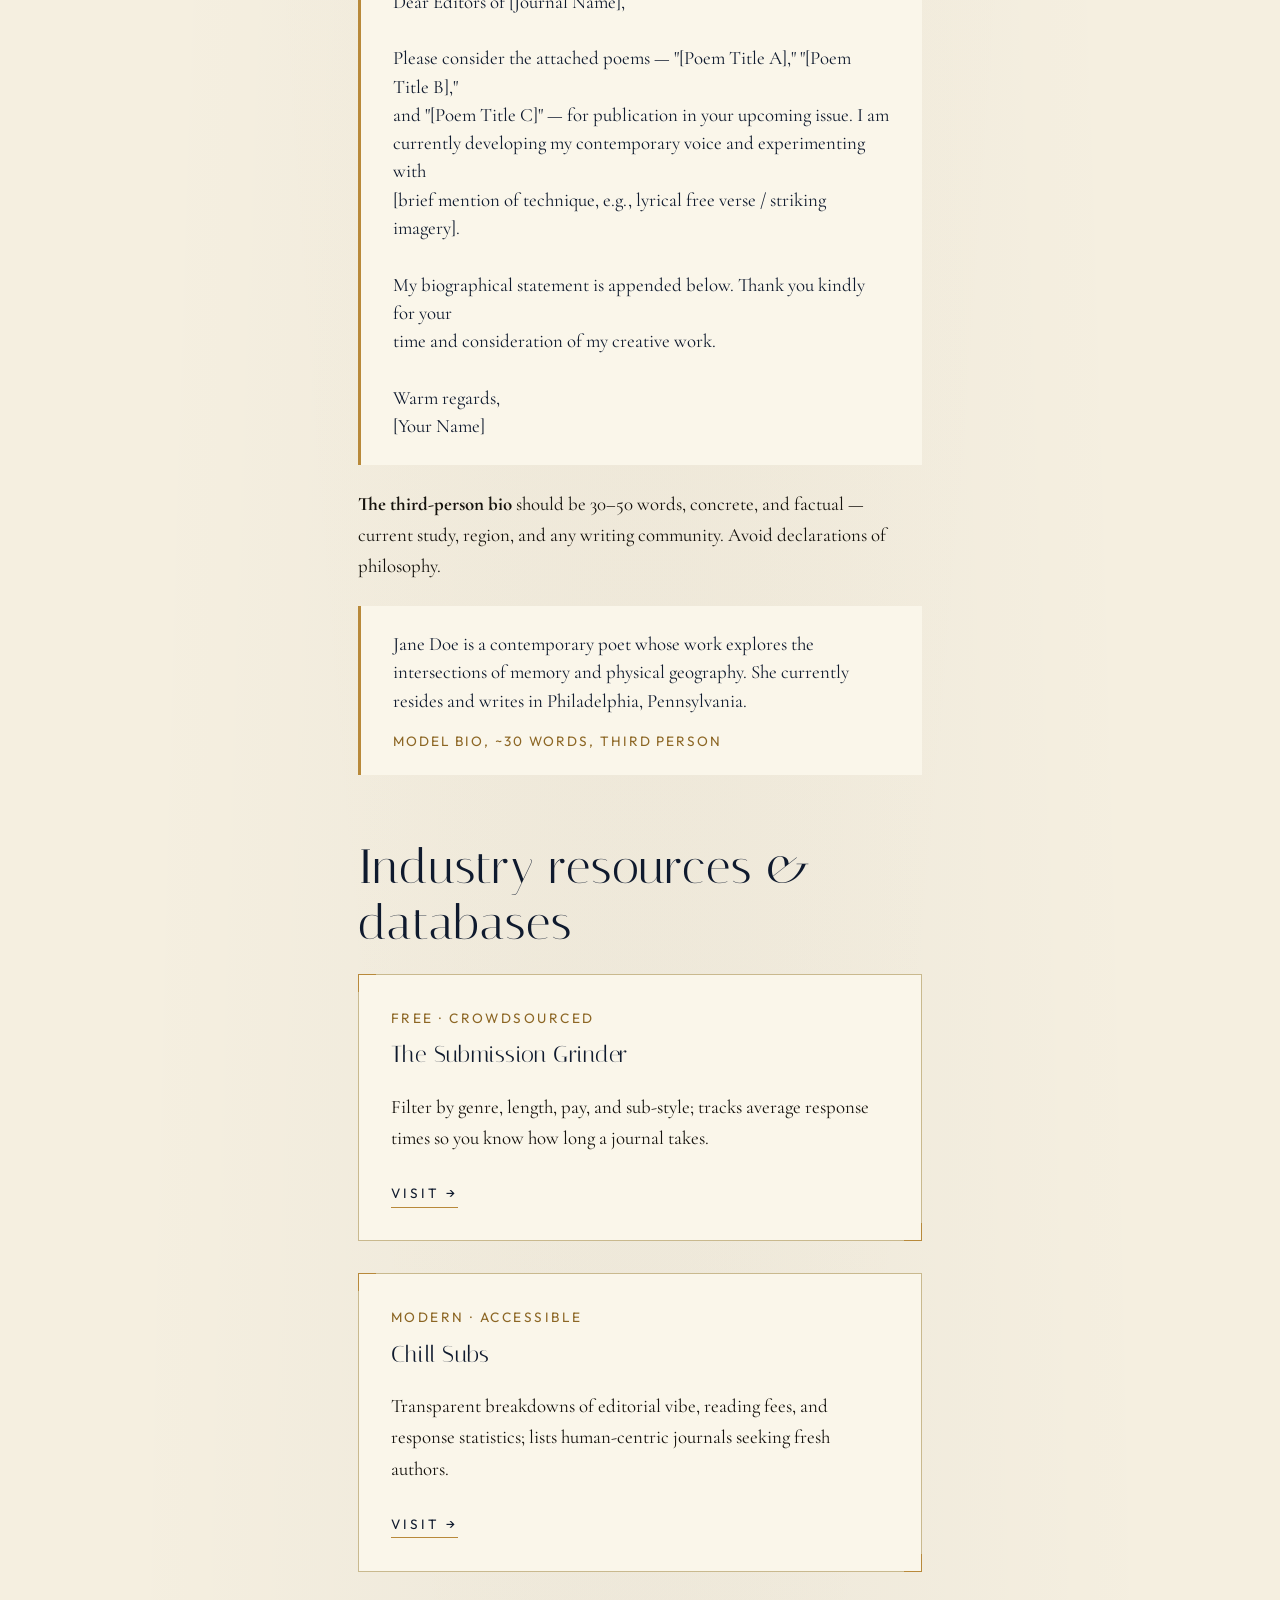
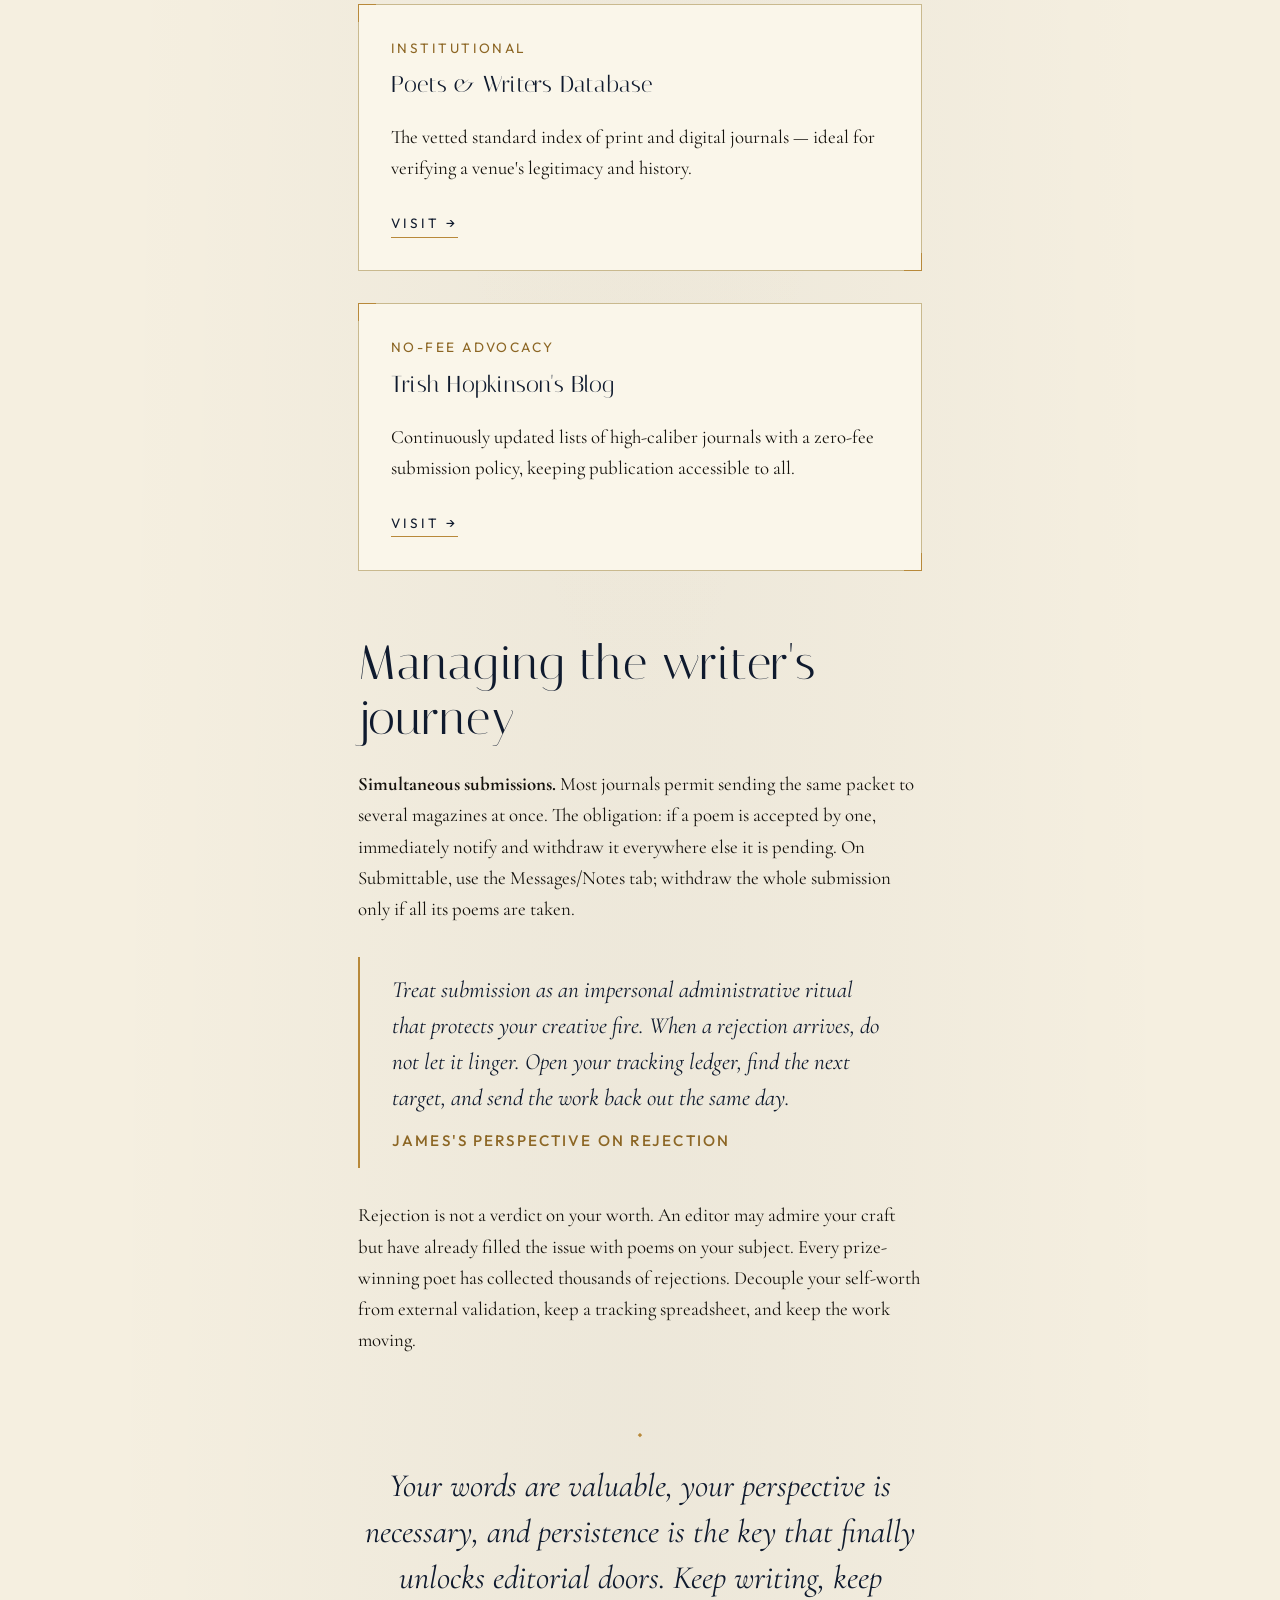
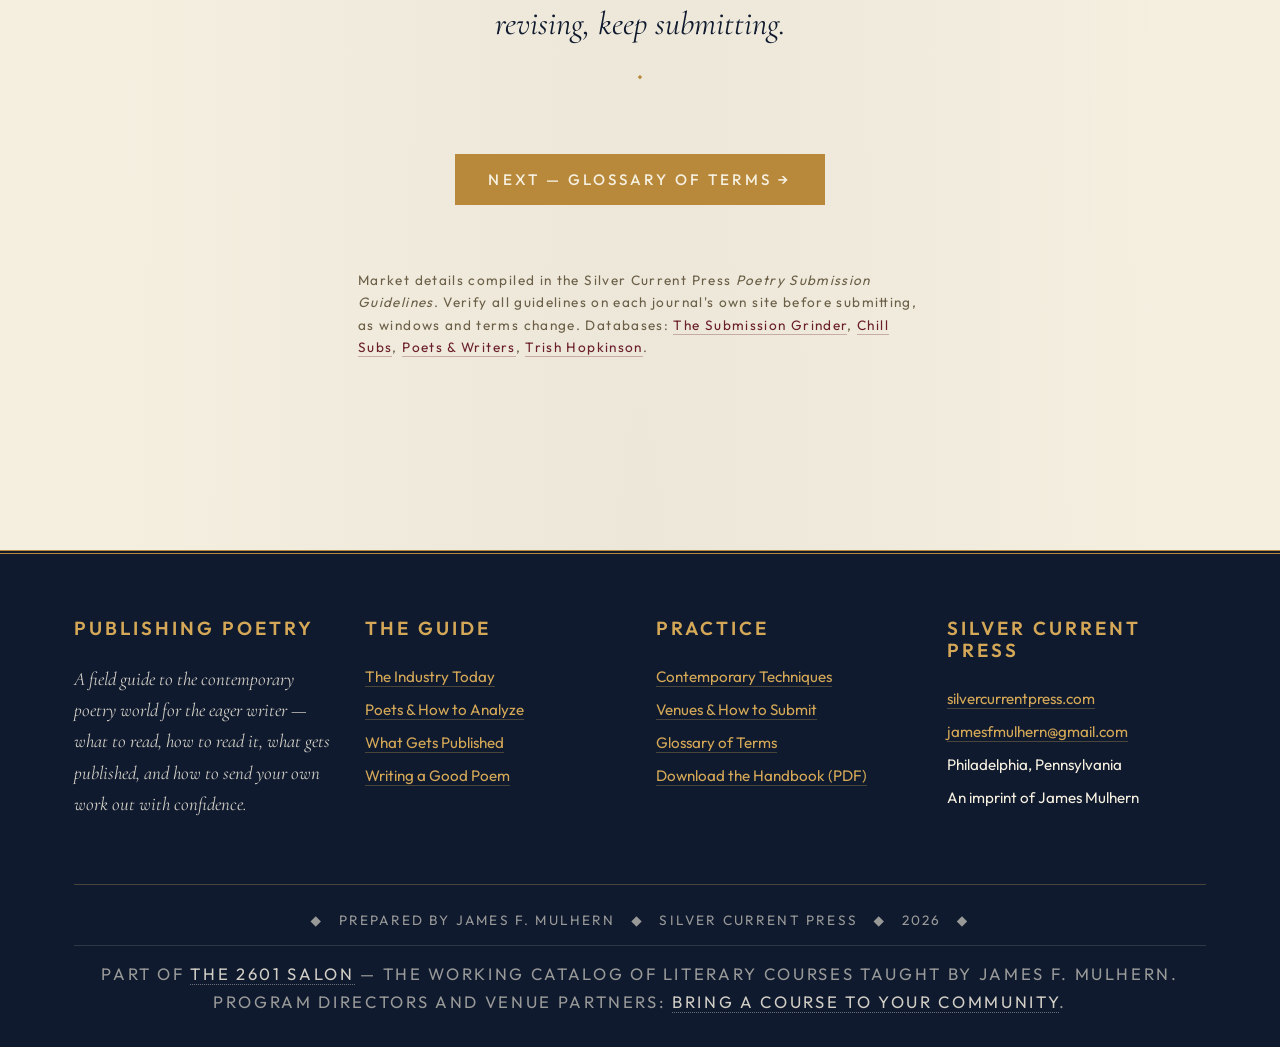
<file: submissions.html>
<!doctype html>
<html lang="en">
<head>
  <meta charset="utf-8">
  <meta name="viewport" content="width=device-width, initial-scale=1">
  <title>Venues, Editors &amp; How to Submit · Publishing Poetry</title>
  <meta name="description" content="Curated literary markets and their editors, a market comparison table, the mechanics of preparing your packet, a cover-letter and bio template, industry databases, and how to manage the writer's journey.">
  <link rel="preconnect" href="https://fonts.googleapis.com">
  <link rel="preconnect" href="https://fonts.gstatic.com" crossorigin>
  <link href="https://fonts.googleapis.com/css2?family=Cormorant+Garamond:ital,wght@0,400;0,500;0,600;1,400;1,500&family=Italiana&family=Outfit:wght@300;400;500;600&display=swap" rel="stylesheet">
  <link rel="stylesheet" href="css/styles.css">
<meta name="author" content="James F. Mulhern">
<meta name="keywords" content="publishing poetry, contemporary poetry industry, poetry submissions, how to publish a poem, poetry magazines, poetry contests, contemporary poetry techniques, how to write a poem, poetry glossary, poetry field guide, Silver Current Press, James F. Mulhern">
<meta name="robots" content="index, follow, max-image-preview:large">
<link rel="canonical" href="https://publishingpoetry.silvercurrentpress.com/submissions.html">
<meta property="og:type" content="website">
<meta property="og:site_name" content="Publishing Poetry — Silver Current Press">
<meta property="og:title" content="Venues, Editors &amp; How to Submit · Publishing Poetry">
<meta property="og:description" content="Curated literary markets and their editors, a market comparison table, the mechanics of preparing your packet, a cover-letter and bio template, industry databases, and how to manage the writer">
<meta property="og:url" content="https://publishingpoetry.silvercurrentpress.com/submissions.html">
<meta property="og:locale" content="en_US">
<meta name="twitter:card" content="summary_large_image">
<meta name="twitter:title" content="Venues, Editors &amp; How to Submit · Publishing Poetry">
<meta name="twitter:description" content="Curated literary markets and their editors, a market comparison table, the mechanics of preparing your packet, a cover-letter and bio template, industry databases, and how to manage the writer">
<script type="application/ld+json">
{
  "@context": "https://schema.org",
  "@type": "WebPage",
  "name": "Venues, Editors &amp; How to Submit \u00b7 Publishing Poetry",
  "description": "Curated literary markets and their editors, a market comparison table, the mechanics of preparing your packet, a cover-letter and bio template, industry databases, and how to manage the writer",
  "url": "https://publishingpoetry.silvercurrentpress.com/submissions.html",
  "isPartOf": {
    "@type": "WebSite",
    "name": "Publishing Poetry \u2014 Silver Current Press",
    "url": "https://publishingpoetry.silvercurrentpress.com/"
  },
  "publisher": {
    "@type": "Organization",
    "name": "Silver Current Press",
    "url": "https://silvercurrentpress.com"
  },
  "author": {
    "@type": "Person",
    "name": "James F. Mulhern",
    "url": "https://www.authorjamesmulhern.com"
  },
  "inLanguage": "en"
}
</script>
<script type="application/ld+json">
{
  "@type": "TechArticle",
  "headline": "Publishing Poetry: A Field Guide for the Contemporary Poet",
  "about": "Contemporary poetry publishing, submission strategy, and craft",
  "@context": "https://schema.org"
}
</script>
</head>
<body>
<!-- return-to-salon ribbon -->
<div id="scp-return-ribbon" style="
  background: #10182E;
  color: #F8F1DD;
  text-align: center;
  padding: 10px 16px;
  font-family: system-ui, -apple-system, 'Segoe UI', sans-serif;
  font-size: 14px;
  font-weight: 600;
  letter-spacing: 0.02em;
  border-bottom: 3px solid #6E4A0E;
  position: relative;
  z-index: 9999;
">
  <a href="https://salon.silvercurrentpress.com"
     style="color: #F8F1DD; text-decoration: none; display:inline-flex; align-items:center; gap:8px;"
     onmouseover="this.style.color='#F0D080'"
     onmouseout="this.style.color='#F8F1DD'">
    <span style="font-size:16px; line-height:1;">&#8592;</span>
    <span>Back to <strong style="color:#F0D080;">The 2601 Salon</strong></span>
  </a>
</div>

  <div id="site-header"></div>

  <section class="session-hero">
    <div class="container">
      <p class="session-meta">Section Six</p>
      <h1>Venues, Editors &amp; How to Submit</h1>
      <p class="lede" style="color: rgba(245,239,224,0.85); max-width: 60ch;">Curated markets that welcome new poets, the editors who read them, and the exact mechanics of preparing and sending a professional packet.</p>
    </div>
  </section>

  <section>
    <div class="container prose">

      <div class="toc">
        <h5>On This Page</h5>
        <ol>
          <li><a href="#markets">Curated literary markets</a></li>
          <li><a href="#compare">Market comparison table</a></li>
          <li><a href="#packet">Preparing your packet</a></li>
          <li><a href="#cover">Cover letter &amp; bio</a></li>
          <li><a href="#databases">Resources &amp; databases</a></li>
          <li><a href="#journey">The writer's journey</a></li>
        </ol>
      </div>

      <div class="download-panel" style="margin-top:0;">
        <span class="eyebrow">The Full Handbook</span>
        <h3>Poetry Submission Guidelines (PDF)</h3>
        <p>Everything on this page — and more — is gathered in a formatted, printable handbook. Keep it beside your notebook as you build your submission list.</p>
        <div style="margin-top: var(--space-6);">
          <a class="btn btn--gold" href="downloads/Poetry_Submission_Guidelines_Silver_Current_Press.pdf" download>Download the Handbook (PDF)</a>
        </div>
      </div>

      <h2 id="markets" class="anchor-h">Curated literary markets</h2>
      <p>The following journals are selected for their transparency, high editorial standards, and verified history of championing writers early in their publishing journeys. They value aesthetic excellence over prior credentials.</p>

      <div class="author-panel">
        <div class="portrait">FP</div>
        <div>
          <h4>Editorial Collective</h4>
          <h3>1 &nbsp;·&nbsp; Frontier Poetry</h3>
          <p><strong>Aesthetic:</strong> Boundary-pushing language, intense emotional resonance, and structural innovation. Open to everything from formal sonnets to avant-garde free verse.</p>
          <p><strong>Limits:</strong> Up to 5 poems in one document, max 10 pages; each poem on a new page. &nbsp; <strong>Window:</strong> Year-round for the "New Voices" category. &nbsp; <strong>Pay:</strong> \$50 per poem on publication.</p>
          <p><strong>Submit:</strong> <a href="https://frontierpoetry.submittable.com">frontierpoetry.submittable.com</a></p>
          <p style="font-style: italic; color: var(--midnight-2);"><strong>James's insight:</strong> Frontier celebrates writers without long histories. Place your strongest, most visually gripping poem first to capture the reader immediately.</p>
        </div>
      </div>

      <div class="author-panel">
        <div class="portrait">R</div>
        <div>
          <h4>Timothy Green</h4>
          <h3>2 &nbsp;·&nbsp; Rattle</h3>
          <p><strong>Aesthetic:</strong> Accessible, clear, deeply moving poetry — intense emotion, shared human experience, immediate clarity over academic obscurity.</p>
          <p><strong>Limits:</strong> Up to 4 poems; no strict line limit. &nbsp; <strong>Window:</strong> Continuous, year-round. &nbsp; <strong>Pay:</strong> \$200 for the quarterly print issue; \$100 online.</p>
          <p><strong>Submit:</strong> <a href="https://rattle.submittable.com">rattle.submittable.com</a></p>
          <p style="font-style: italic; color: var(--midnight-2);"><strong>James's insight:</strong> Rattle enforces strict blind review — do not put your name, email, or cover letter inside the uploaded document. Note their weekly "Poets Respond" category for work written in response to current events.</p>
        </div>
      </div>

      <div class="author-panel">
        <div class="portrait">AJ</div>
        <div>
          <h4>Peter LaBerge</h4>
          <h3>3 &nbsp;·&nbsp; The Adroit Journal</h3>
          <p><strong>Aesthetic:</strong> Dynamic, high-energy, distinct contemporary voices; vivid imagery, linguistic risk-taking, vulnerability balanced with intellect.</p>
          <p><strong>Limits:</strong> Up to 6 poems in one file; no line maximum. &nbsp; <strong>Window:</strong> Periodic reading periods — check the portal. &nbsp; <strong>Pay:</strong> Contributor copies and wide digital distribution.</p>
          <p><strong>Submit:</strong> <a href="https://theadroitjournal.submittable.com">theadroitjournal.submittable.com</a></p>
          <p style="font-style: italic; color: var(--midnight-2);"><strong>James's insight:</strong> Founded by an undergraduate, Adroit maintains a deeply supportive network for emerging and student writers through its annual Adroit Prizes.</p>
        </div>
      </div>

      <div class="author-panel">
        <div class="portrait">RM</div>
        <div>
          <h4>Editorial Board</h4>
          <h3>4 &nbsp;·&nbsp; Rust &amp; Moth</h3>
          <p><strong>Aesthetic:</strong> Striking imagery, brief hard-hitting stanzas, sharp focus on natural, mechanical, or domestic textures; immediate resonance.</p>
          <p><strong>Limits:</strong> Up to 3 poems per cycle. &nbsp; <strong>Window:</strong> Mar 1–20, Jun 1–20, Sep 1–20, Dec 1–20. &nbsp; <strong>Pay:</strong> Digital publication and print anthology availability.</p>
          <p><strong>Submit:</strong> by email — guidelines at <a href="https://rustandmoth.com/submit">rustandmoth.com/submit</a></p>
          <p style="font-style: italic; color: var(--midnight-2);"><strong>James's insight:</strong> Rust &amp; Moth prefers email — attach poems as a single PDF and put your 50-word bio in the body of the message. Known for swift responses.</p>
        </div>
      </div>

      <div class="author-panel">
        <div class="portrait">T</div>
        <div>
          <h4>Helen Vitoria</h4>
          <h3>5 &nbsp;·&nbsp; Thrush Poetry Journal</h3>
          <p><strong>Aesthetic:</strong> Visceral, lyrical, highly musical language; poetry that uses space, silence, and striking rhythm.</p>
          <p><strong>Limits:</strong> Up to 4 poems; strictly one page per poem. &nbsp; <strong>Window:</strong> Opens periodically through the year. &nbsp; <strong>Pay:</strong> Worldwide digital showcase and permanent archive.</p>
          <p><strong>Submit:</strong> <a href="https://thrushpoetryjournal.submittable.com">thrushpoetryjournal.submittable.com</a></p>
          <p style="font-style: italic; color: var(--midnight-2);"><strong>James's insight:</strong> Musicality is paramount. Read your poems aloud before submitting — cadence and sonic texture are what these editors prize most.</p>
        </div>
      </div>

      <h2 id="compare" class="anchor-h">Quick market comparison table</h2>
      <table>
        <thead>
          <tr><th>Magazine</th><th>Max Poems</th><th>Method</th><th>Key Preference</th></tr>
        </thead>
        <tbody>
          <tr><td>Frontier Poetry</td><td>5 poems</td><td>Submittable</td><td>Bold imagery, structural diversity</td></tr>
          <tr><td>Rattle</td><td>4 poems</td><td>Submittable (blind)</td><td>Emotional clarity, narrative drive</td></tr>
          <tr><td>The Adroit Journal</td><td>6 poems</td><td>Submittable</td><td>Contemporary, high-energy language</td></tr>
          <tr><td>Rust &amp; Moth</td><td>3 poems</td><td>Email (.PDF)</td><td>Visceral, object-oriented textures</td></tr>
          <tr><td>Thrush Poetry Journal</td><td>4 poems</td><td>Submittable</td><td>Highly musical, lyrical cadence</td></tr>
        </tbody>
      </table>

      <h2 id="packet" class="anchor-h">The mechanics of preparing your packet</h2>
      <p>How you present your work administratively reflects your commitment to the craft. Follow this protocol so your packet meets standard expectations.</p>
      <div class="takeaway">
        <h5>Step One — Typography &amp; Layout</h5>
        <ul>
          <li>Use a clean, cross-platform serif such as <strong>Georgia</strong> or <strong>Garamond</strong>, 12-point.</li>
          <li>Set line spacing to single or 1.15.</li>
          <li>Begin each poem on its own page.</li>
          <li>Avoid decorative borders, background tints, or unusual colors — let the typography stay elegant and undistracting.</li>
        </ul>
      </div>
      <div class="takeaway">
        <h5>Step Two — Title Page &amp; Anonymity</h5>
        <ul>
          <li>Check whether the journal requires a <strong>blind submission</strong>.</li>
          <li>If not blind: place your legal name, pen name, email, and phone in the upper-right corner of the first page.</li>
          <li>If blind: strip all identifying details from both the document text <em>and</em> its metadata.</li>
        </ul>
      </div>

      <h2 id="cover" class="anchor-h">The professional cover letter &amp; bio</h2>
      <p>Keep the cover letter brief and professional — editors read hundreds weekly. Use this framework:</p>
      <div class="specimen">Dear Editors of [Journal Name],

Please consider the attached poems — "[Poem Title A]," "[Poem Title B],"
and "[Poem Title C]" — for publication in your upcoming issue. I am
currently developing my contemporary voice and experimenting with
[brief mention of technique, e.g., lyrical free verse / striking imagery].

My biographical statement is appended below. Thank you kindly for your
time and consideration of my creative work.

Warm regards,
[Your Name]</div>
      <p><strong>The third-person bio</strong> should be 30–50 words, concrete, and factual — current study, region, and any writing community. Avoid declarations of philosophy.</p>
      <div class="specimen mini">Jane Doe is a contemporary poet whose work explores the intersections of memory and physical geography. She currently resides and writes in Philadelphia, Pennsylvania.
<span class="attrib">Model bio, ~30 words, third person</span></div>

      <h2 id="databases" class="anchor-h">Industry resources &amp; databases</h2>
      <div class="cards">
        <div class="card"><p class="meta">Free · Crowdsourced</p><h3>The Submission Grinder</h3><p>Filter by genre, length, pay, and sub-style; tracks average response times so you know how long a journal takes.</p><a class="card-link" href="https://thegrinder.diabolicalplots.com">Visit →</a></div>
        <div class="card"><p class="meta">Modern · Accessible</p><h3>Chill Subs</h3><p>Transparent breakdowns of editorial vibe, reading fees, and response statistics; lists human-centric journals seeking fresh authors.</p><a class="card-link" href="https://www.chillsubs.com">Visit →</a></div>
        <div class="card"><p class="meta">Institutional</p><h3>Poets &amp; Writers Database</h3><p>The vetted standard index of print and digital journals — ideal for verifying a venue's legitimacy and history.</p><a class="card-link" href="https://www.pw.org/literary_magazines">Visit →</a></div>
        <div class="card"><p class="meta">No-Fee Advocacy</p><h3>Trish Hopkinson's Blog</h3><p>Continuously updated lists of high-caliber journals with a zero-fee submission policy, keeping publication accessible to all.</p><a class="card-link" href="https://trishhopkinson.com">Visit →</a></div>
      </div>

      <h2 id="journey" class="anchor-h">Managing the writer's journey</h2>
      <p><strong>Simultaneous submissions.</strong> Most journals permit sending the same packet to several magazines at once. The obligation: if a poem is accepted by one, immediately notify and withdraw it everywhere else it is pending. On Submittable, use the Messages/Notes tab; withdraw the whole submission only if all its poems are taken.</p>
      <blockquote>Treat submission as an impersonal administrative ritual that protects your creative fire. When a rejection arrives, do not let it linger. Open your tracking ledger, find the next target, and send the work back out the same day.<cite>James's perspective on rejection</cite></blockquote>
      <p>Rejection is not a verdict on your worth. An editor may admire your craft but have already filled the issue with poems on your subject. Every prize-winning poet has collected thousands of rejections. Decouple your self-worth from external validation, keep a tracking spreadsheet, and keep the work moving.</p>

      <div class="pullquote">Your words are valuable, your perspective is necessary, and persistence is the key that finally unlocks editorial doors. Keep writing, keep revising, keep submitting.</div>

      <div class="center mt-8">
        <a class="btn btn--gold" href="glossary.html">Next — Glossary of Terms →</a>
      </div>

      <p style="margin-top: var(--space-16); font-size: var(--text-xs); font-family: var(--ui); letter-spacing: 0.1em; color: var(--muted);">Market details compiled in the Silver Current Press <em>Poetry Submission Guidelines</em>. Verify all guidelines on each journal's own site before submitting, as windows and terms change. Databases: <a href="https://thegrinder.diabolicalplots.com">The Submission Grinder</a>, <a href="https://www.chillsubs.com">Chill Subs</a>, <a href="https://www.pw.org/literary_magazines">Poets &amp; Writers</a>, <a href="https://trishhopkinson.com">Trish Hopkinson</a>.</p>

    </div>
  </section>

  <div id="site-footer"></div>
  <script src="js/site.js"></script>
</body>
</html>
</file>
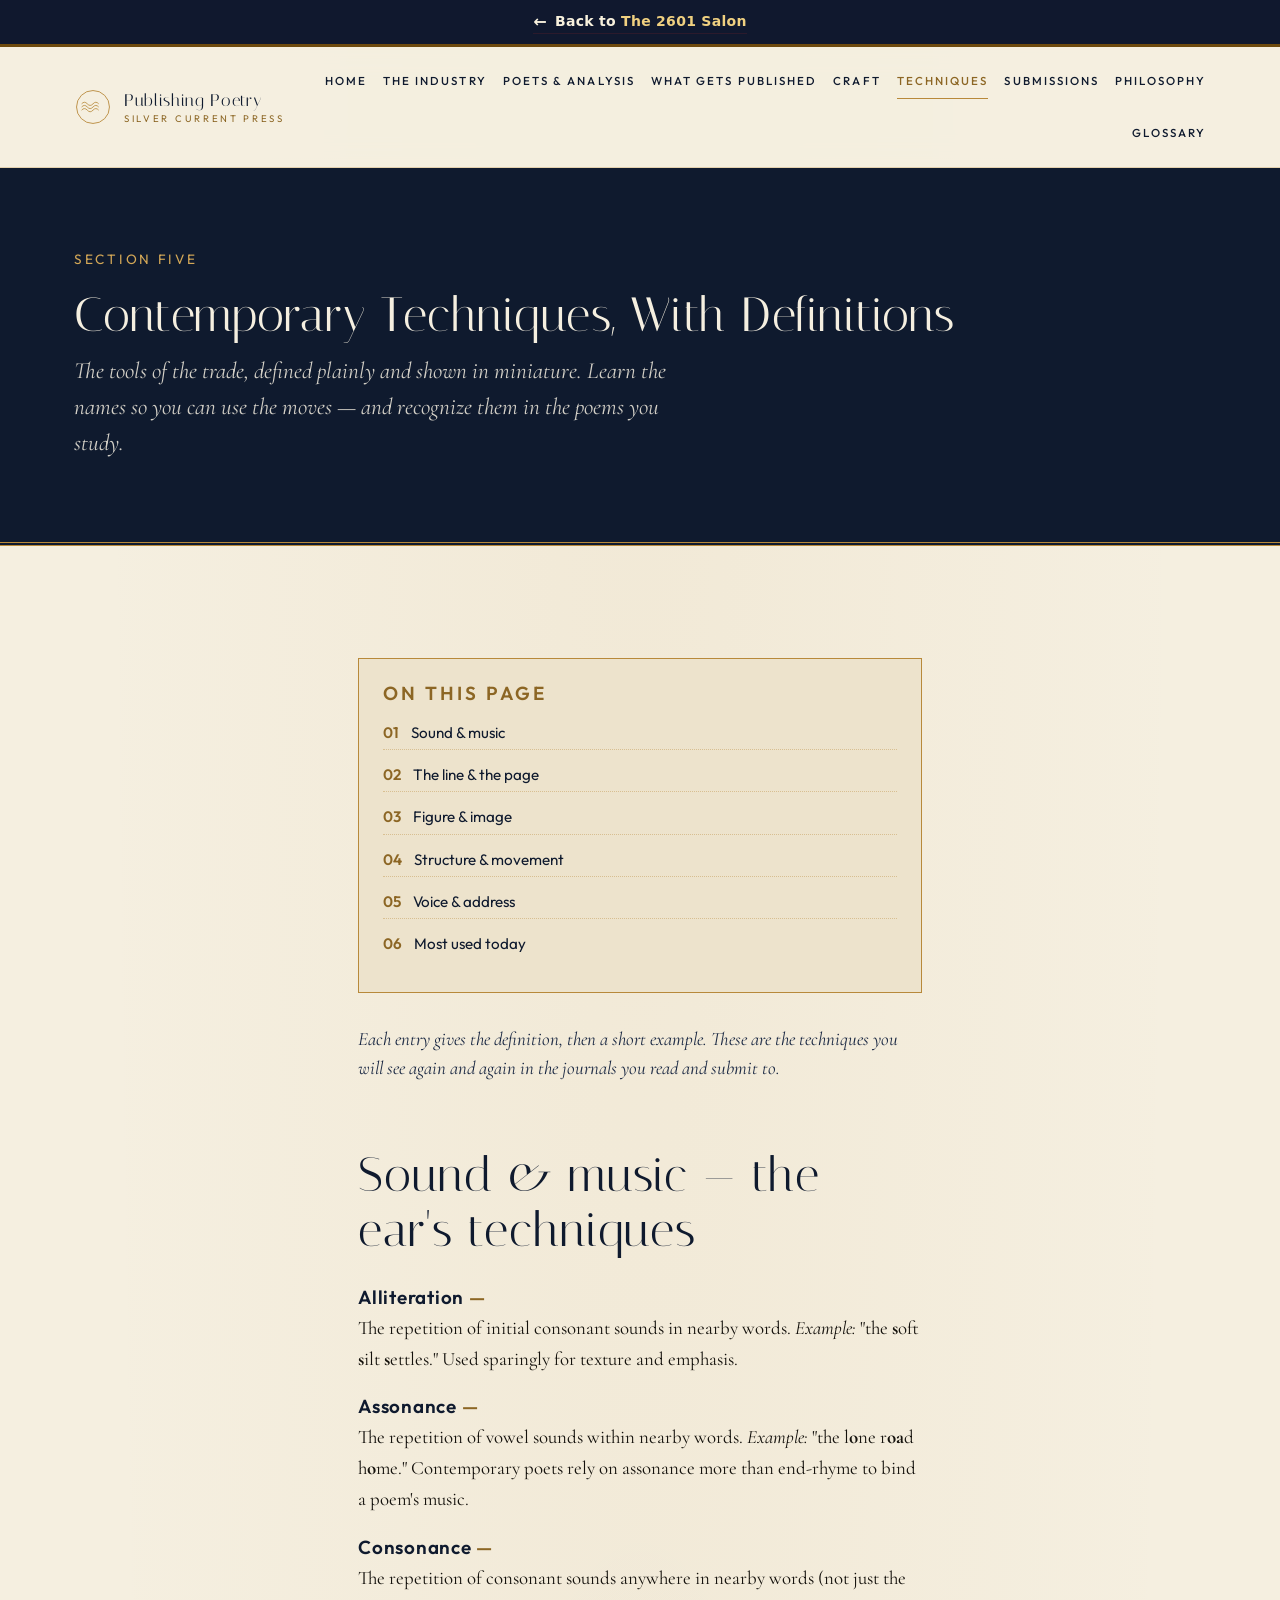
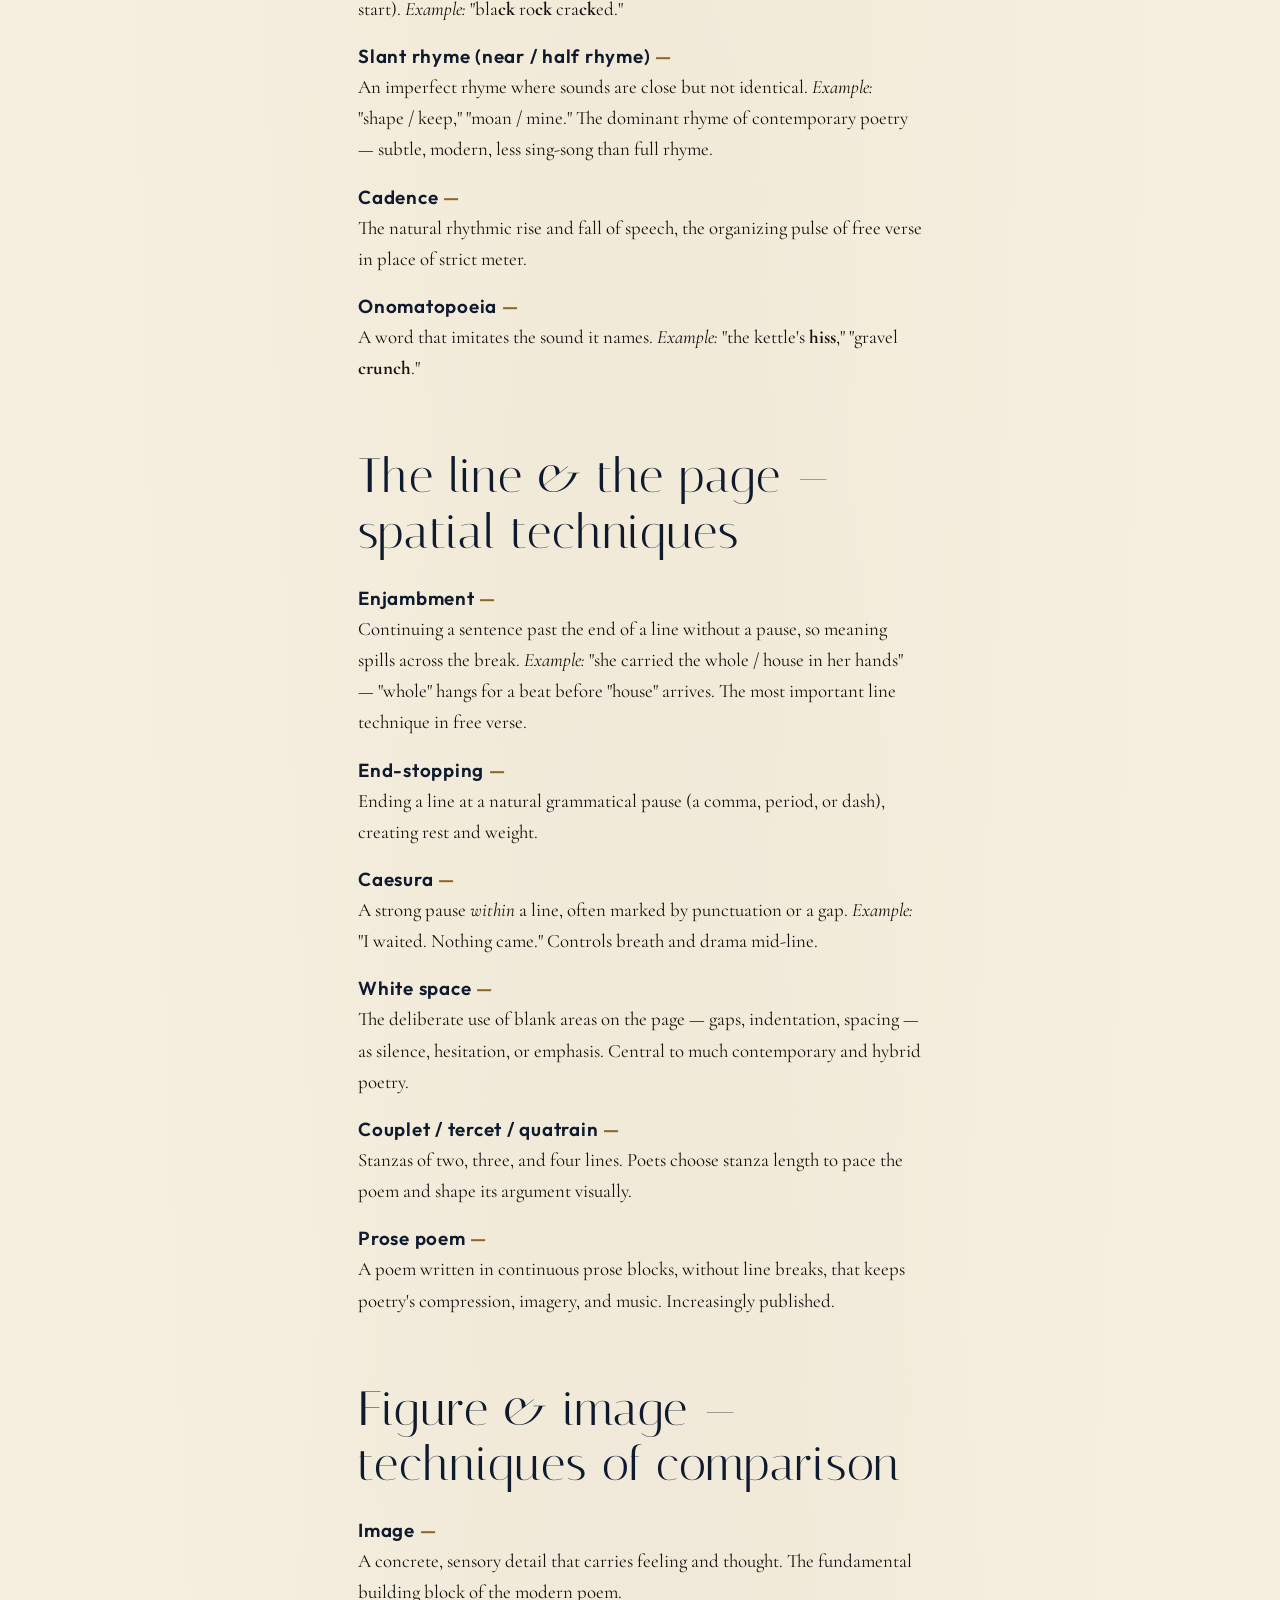
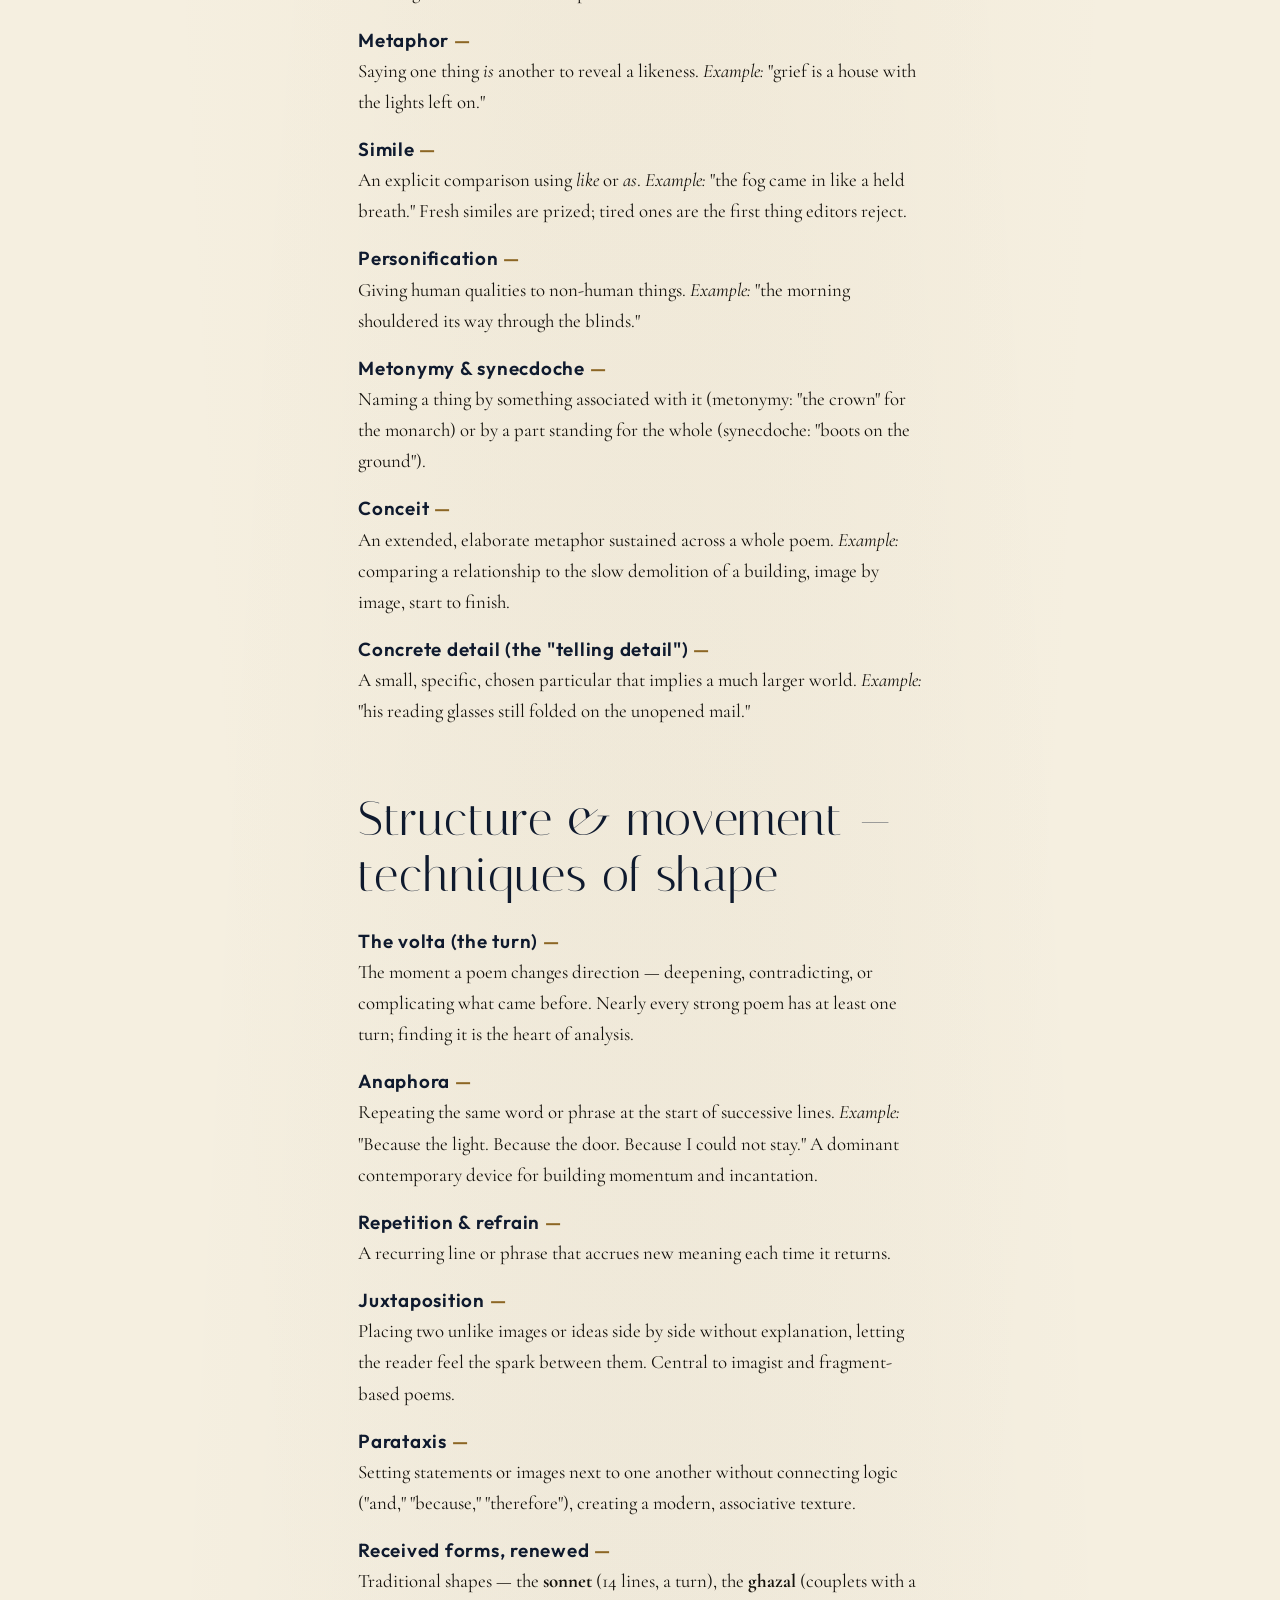
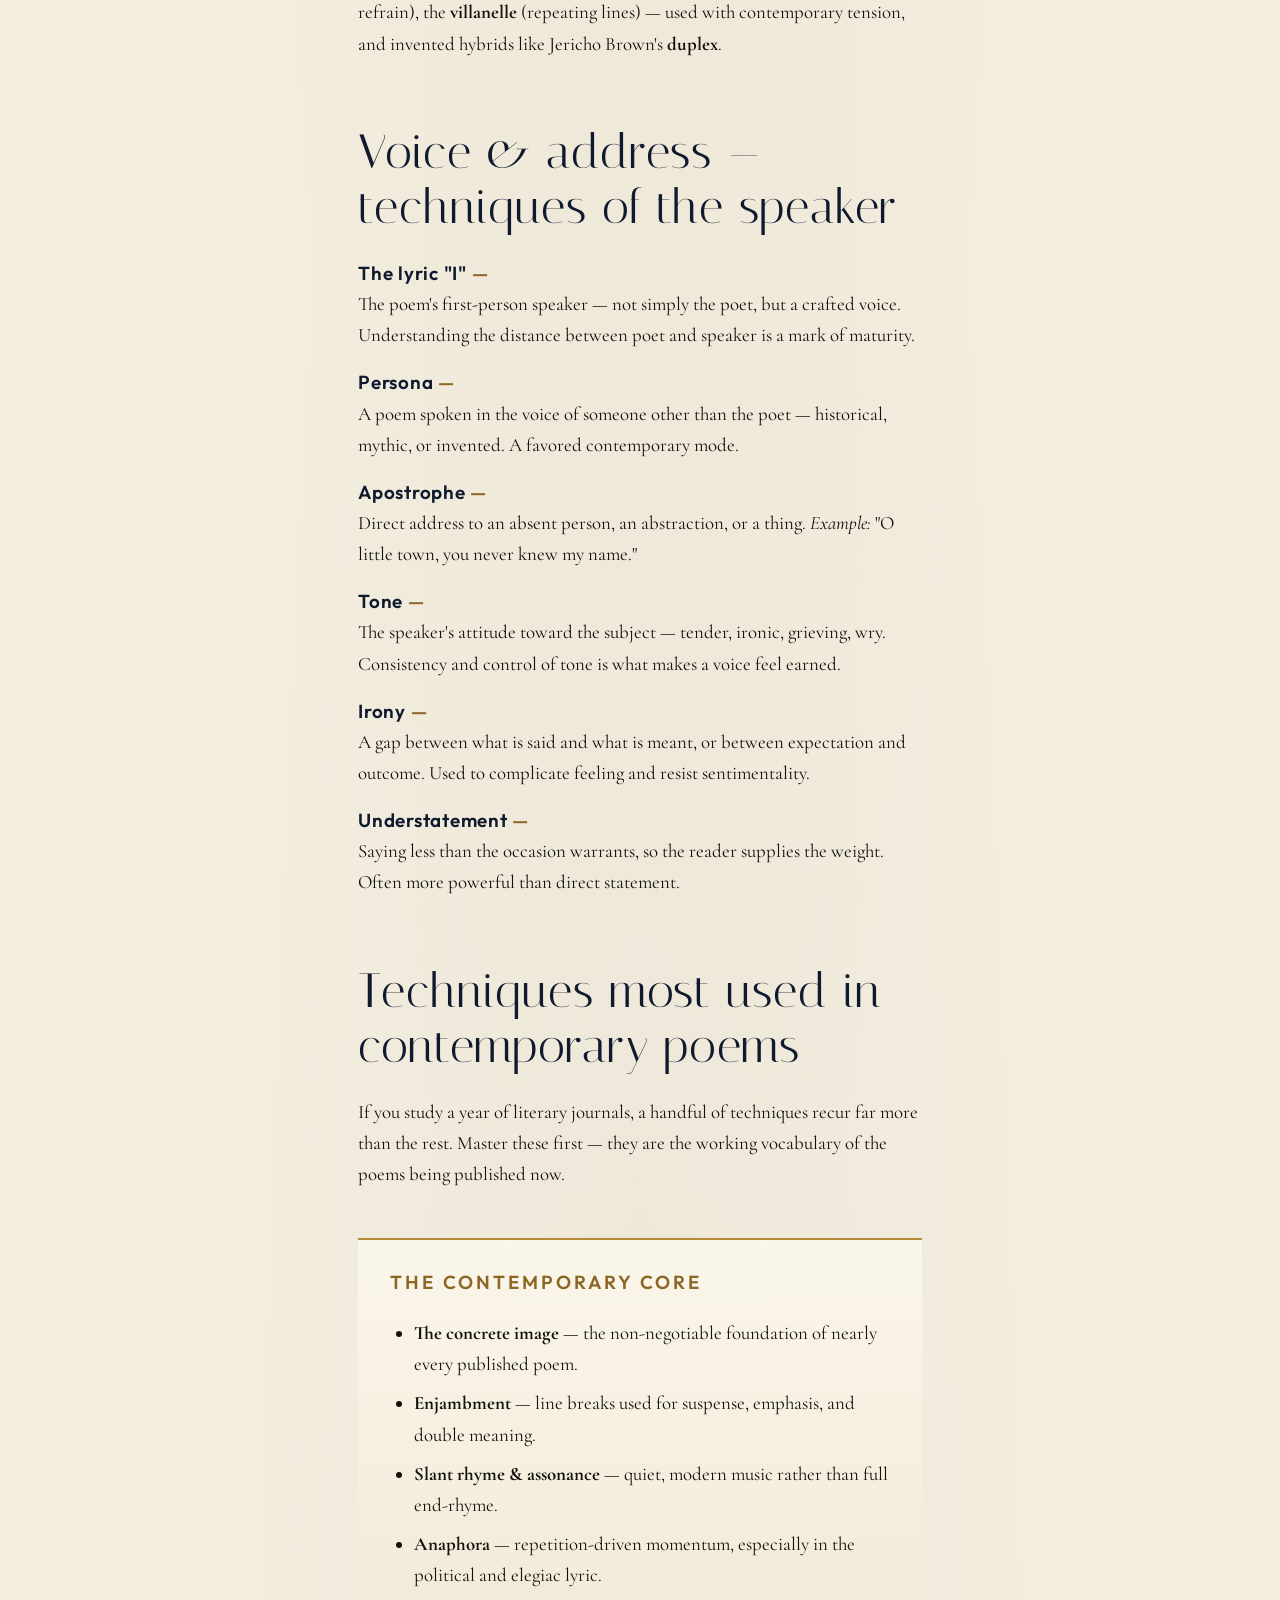
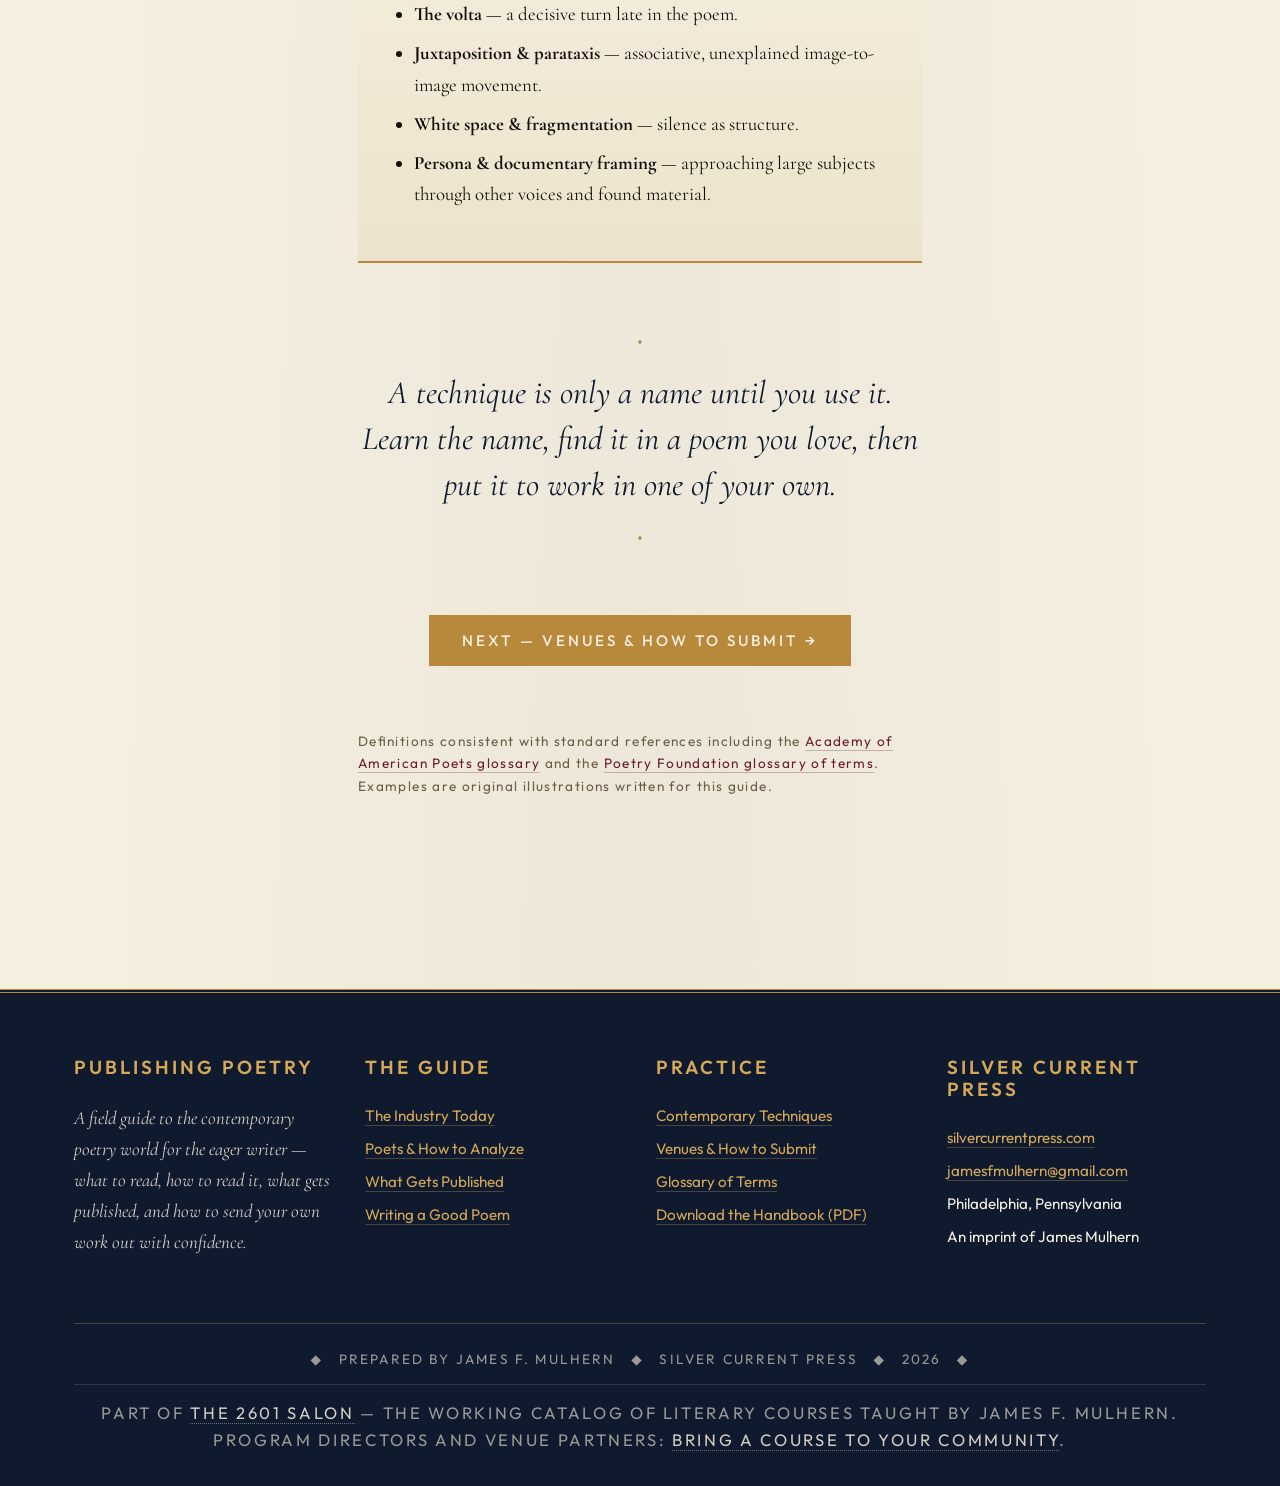
<file: techniques.html>
<!doctype html>
<html lang="en">
<head>
  <meta charset="utf-8">
  <meta name="viewport" content="width=device-width, initial-scale=1">
  <title>Contemporary Techniques, With Definitions · Publishing Poetry</title>
  <meta name="description" content="A working glossary of the poetic techniques most used in contemporary poems — sound, line, figure, structure, and voice — each defined with a brief example.">
  <link rel="preconnect" href="https://fonts.googleapis.com">
  <link rel="preconnect" href="https://fonts.gstatic.com" crossorigin>
  <link href="https://fonts.googleapis.com/css2?family=Cormorant+Garamond:ital,wght@0,400;0,500;0,600;1,400;1,500&family=Italiana&family=Outfit:wght@300;400;500;600&display=swap" rel="stylesheet">
  <link rel="stylesheet" href="css/styles.css">
<meta name="author" content="James F. Mulhern">
<meta name="keywords" content="publishing poetry, contemporary poetry industry, poetry submissions, how to publish a poem, poetry magazines, poetry contests, contemporary poetry techniques, how to write a poem, poetry glossary, poetry field guide, Silver Current Press, James F. Mulhern">
<meta name="robots" content="index, follow, max-image-preview:large">
<link rel="canonical" href="https://publishingpoetry.silvercurrentpress.com/techniques.html">
<meta property="og:type" content="website">
<meta property="og:site_name" content="Publishing Poetry — Silver Current Press">
<meta property="og:title" content="Contemporary Techniques, With Definitions · Publishing Poetry">
<meta property="og:description" content="A working glossary of the poetic techniques most used in contemporary poems — sound, line, figure, structure, and voice — each defined with a brief example.">
<meta property="og:url" content="https://publishingpoetry.silvercurrentpress.com/techniques.html">
<meta property="og:locale" content="en_US">
<meta name="twitter:card" content="summary_large_image">
<meta name="twitter:title" content="Contemporary Techniques, With Definitions · Publishing Poetry">
<meta name="twitter:description" content="A working glossary of the poetic techniques most used in contemporary poems — sound, line, figure, structure, and voice — each defined with a brief example.">
<script type="application/ld+json">
{
  "@context": "https://schema.org",
  "@type": "WebPage",
  "name": "Contemporary Techniques, With Definitions \u00b7 Publishing Poetry",
  "description": "A working glossary of the poetic techniques most used in contemporary poems \u2014 sound, line, figure, structure, and voice \u2014 each defined with a brief example.",
  "url": "https://publishingpoetry.silvercurrentpress.com/techniques.html",
  "isPartOf": {
    "@type": "WebSite",
    "name": "Publishing Poetry \u2014 Silver Current Press",
    "url": "https://publishingpoetry.silvercurrentpress.com/"
  },
  "publisher": {
    "@type": "Organization",
    "name": "Silver Current Press",
    "url": "https://silvercurrentpress.com"
  },
  "author": {
    "@type": "Person",
    "name": "James F. Mulhern",
    "url": "https://www.authorjamesmulhern.com"
  },
  "inLanguage": "en"
}
</script>
<script type="application/ld+json">
{
  "@type": "TechArticle",
  "headline": "Publishing Poetry: A Field Guide for the Contemporary Poet",
  "about": "Contemporary poetry publishing, submission strategy, and craft",
  "@context": "https://schema.org"
}
</script>
</head>
<body>
<!-- return-to-salon ribbon -->
<div id="scp-return-ribbon" style="
  background: #10182E;
  color: #F8F1DD;
  text-align: center;
  padding: 10px 16px;
  font-family: system-ui, -apple-system, 'Segoe UI', sans-serif;
  font-size: 14px;
  font-weight: 600;
  letter-spacing: 0.02em;
  border-bottom: 3px solid #6E4A0E;
  position: relative;
  z-index: 9999;
">
  <a href="https://salon.silvercurrentpress.com"
     style="color: #F8F1DD; text-decoration: none; display:inline-flex; align-items:center; gap:8px;"
     onmouseover="this.style.color='#F0D080'"
     onmouseout="this.style.color='#F8F1DD'">
    <span style="font-size:16px; line-height:1;">&#8592;</span>
    <span>Back to <strong style="color:#F0D080;">The 2601 Salon</strong></span>
  </a>
</div>

  <div id="site-header"></div>

  <section class="session-hero">
    <div class="container">
      <p class="session-meta">Section Five</p>
      <h1>Contemporary Techniques, With Definitions</h1>
      <p class="lede" style="color: rgba(245,239,224,0.85); max-width: 60ch;">The tools of the trade, defined plainly and shown in miniature. Learn the names so you can use the moves — and recognize them in the poems you study.</p>
    </div>
  </section>

  <section>
    <div class="container prose">

      <div class="toc">
        <h5>On This Page</h5>
        <ol>
          <li><a href="#sound">Sound &amp; music</a></li>
          <li><a href="#line-tech">The line &amp; the page</a></li>
          <li><a href="#figure">Figure &amp; image</a></li>
          <li><a href="#structure">Structure &amp; movement</a></li>
          <li><a href="#voice">Voice &amp; address</a></li>
          <li><a href="#most-used">Most used today</a></li>
        </ol>
      </div>

      <p class="lede">Each entry gives the definition, then a short example. These are the techniques you will see again and again in the journals you read and submit to.</p>

      <h2 id="sound" class="anchor-h">Sound &amp; music — the ear's techniques</h2>
      <dl class="glossary">
        <dt>Alliteration</dt>
        <dd>The repetition of initial consonant sounds in nearby words. <em>Example:</em> "the <strong>s</strong>oft <strong>s</strong>ilt <strong>s</strong>ettles." Used sparingly for texture and emphasis.</dd>
        <dt>Assonance</dt>
        <dd>The repetition of vowel sounds within nearby words. <em>Example:</em> "the l<strong>o</strong>ne r<strong>oa</strong>d h<strong>o</strong>me." Contemporary poets rely on assonance more than end-rhyme to bind a poem's music.</dd>
        <dt>Consonance</dt>
        <dd>The repetition of consonant sounds anywhere in nearby words (not just the start). <em>Example:</em> "bla<strong>ck</strong> ro<strong>ck</strong> cra<strong>ck</strong>ed."</dd>
        <dt>Slant rhyme (near / half rhyme)</dt>
        <dd>An imperfect rhyme where sounds are close but not identical. <em>Example:</em> "shape / keep," "moan / mine." The dominant rhyme of contemporary poetry — subtle, modern, less sing-song than full rhyme.</dd>
        <dt>Cadence</dt>
        <dd>The natural rhythmic rise and fall of speech, the organizing pulse of free verse in place of strict meter.</dd>
        <dt>Onomatopoeia</dt>
        <dd>A word that imitates the sound it names. <em>Example:</em> "the kettle's <strong>hiss</strong>," "gravel <strong>crunch</strong>."</dd>
      </dl>

      <h2 id="line-tech" class="anchor-h">The line &amp; the page — spatial techniques</h2>
      <dl class="glossary">
        <dt>Enjambment</dt>
        <dd>Continuing a sentence past the end of a line without a pause, so meaning spills across the break. <em>Example:</em> "she carried the whole / house in her hands" — "whole" hangs for a beat before "house" arrives. The most important line technique in free verse.</dd>
        <dt>End-stopping</dt>
        <dd>Ending a line at a natural grammatical pause (a comma, period, or dash), creating rest and weight.</dd>
        <dt>Caesura</dt>
        <dd>A strong pause <em>within</em> a line, often marked by punctuation or a gap. <em>Example:</em> "I waited.   Nothing came." Controls breath and drama mid-line.</dd>
        <dt>White space</dt>
        <dd>The deliberate use of blank areas on the page — gaps, indentation, spacing — as silence, hesitation, or emphasis. Central to much contemporary and hybrid poetry.</dd>
        <dt>Couplet / tercet / quatrain</dt>
        <dd>Stanzas of two, three, and four lines. Poets choose stanza length to pace the poem and shape its argument visually.</dd>
        <dt>Prose poem</dt>
        <dd>A poem written in continuous prose blocks, without line breaks, that keeps poetry's compression, imagery, and music. Increasingly published.</dd>
      </dl>

      <h2 id="figure" class="anchor-h">Figure &amp; image — techniques of comparison</h2>
      <dl class="glossary">
        <dt>Image</dt>
        <dd>A concrete, sensory detail that carries feeling and thought. The fundamental building block of the modern poem.</dd>
        <dt>Metaphor</dt>
        <dd>Saying one thing <em>is</em> another to reveal a likeness. <em>Example:</em> "grief is a house with the lights left on."</dd>
        <dt>Simile</dt>
        <dd>An explicit comparison using <em>like</em> or <em>as</em>. <em>Example:</em> "the fog came in like a held breath." Fresh similes are prized; tired ones are the first thing editors reject.</dd>
        <dt>Personification</dt>
        <dd>Giving human qualities to non-human things. <em>Example:</em> "the morning shouldered its way through the blinds."</dd>
        <dt>Metonymy &amp; synecdoche</dt>
        <dd>Naming a thing by something associated with it (metonymy: "the crown" for the monarch) or by a part standing for the whole (synecdoche: "boots on the ground").</dd>
        <dt>Conceit</dt>
        <dd>An extended, elaborate metaphor sustained across a whole poem. <em>Example:</em> comparing a relationship to the slow demolition of a building, image by image, start to finish.</dd>
        <dt>Concrete detail (the "telling detail")</dt>
        <dd>A small, specific, chosen particular that implies a much larger world. <em>Example:</em> "his reading glasses still folded on the unopened mail."</dd>
      </dl>

      <h2 id="structure" class="anchor-h">Structure &amp; movement — techniques of shape</h2>
      <dl class="glossary">
        <dt>The volta (the turn)</dt>
        <dd>The moment a poem changes direction — deepening, contradicting, or complicating what came before. Nearly every strong poem has at least one turn; finding it is the heart of analysis.</dd>
        <dt>Anaphora</dt>
        <dd>Repeating the same word or phrase at the start of successive lines. <em>Example:</em> "Because the light. Because the door. Because I could not stay." A dominant contemporary device for building momentum and incantation.</dd>
        <dt>Repetition &amp; refrain</dt>
        <dd>A recurring line or phrase that accrues new meaning each time it returns.</dd>
        <dt>Juxtaposition</dt>
        <dd>Placing two unlike images or ideas side by side without explanation, letting the reader feel the spark between them. Central to imagist and fragment-based poems.</dd>
        <dt>Parataxis</dt>
        <dd>Setting statements or images next to one another without connecting logic ("and," "because," "therefore"), creating a modern, associative texture.</dd>
        <dt>Received forms, renewed</dt>
        <dd>Traditional shapes — the <strong>sonnet</strong> (14 lines, a turn), the <strong>ghazal</strong> (couplets with a refrain), the <strong>villanelle</strong> (repeating lines) — used with contemporary tension, and invented hybrids like Jericho Brown's <strong>duplex</strong>.</dd>
      </dl>

      <h2 id="voice" class="anchor-h">Voice &amp; address — techniques of the speaker</h2>
      <dl class="glossary">
        <dt>The lyric "I"</dt>
        <dd>The poem's first-person speaker — not simply the poet, but a crafted voice. Understanding the distance between poet and speaker is a mark of maturity.</dd>
        <dt>Persona</dt>
        <dd>A poem spoken in the voice of someone other than the poet — historical, mythic, or invented. A favored contemporary mode.</dd>
        <dt>Apostrophe</dt>
        <dd>Direct address to an absent person, an abstraction, or a thing. <em>Example:</em> "O little town, you never knew my name."</dd>
        <dt>Tone</dt>
        <dd>The speaker's attitude toward the subject — tender, ironic, grieving, wry. Consistency and control of tone is what makes a voice feel earned.</dd>
        <dt>Irony</dt>
        <dd>A gap between what is said and what is meant, or between expectation and outcome. Used to complicate feeling and resist sentimentality.</dd>
        <dt>Understatement</dt>
        <dd>Saying less than the occasion warrants, so the reader supplies the weight. Often more powerful than direct statement.</dd>
      </dl>

      <h2 id="most-used" class="anchor-h">Techniques most used in contemporary poems</h2>
      <p>If you study a year of literary journals, a handful of techniques recur far more than the rest. Master these first — they are the working vocabulary of the poems being published now.</p>
      <div class="takeaway">
        <h5>The Contemporary Core</h5>
        <ul>
          <li><strong>The concrete image</strong> — the non-negotiable foundation of nearly every published poem.</li>
          <li><strong>Enjambment</strong> — line breaks used for suspense, emphasis, and double meaning.</li>
          <li><strong>Slant rhyme &amp; assonance</strong> — quiet, modern music rather than full end-rhyme.</li>
          <li><strong>Anaphora</strong> — repetition-driven momentum, especially in the political and elegiac lyric.</li>
          <li><strong>The volta</strong> — a decisive turn late in the poem.</li>
          <li><strong>Juxtaposition &amp; parataxis</strong> — associative, unexplained image-to-image movement.</li>
          <li><strong>White space &amp; fragmentation</strong> — silence as structure.</li>
          <li><strong>Persona &amp; documentary framing</strong> — approaching large subjects through other voices and found material.</li>
        </ul>
      </div>

      <div class="pullquote">A technique is only a name until you use it. Learn the name, find it in a poem you love, then put it to work in one of your own.</div>

      <div class="center mt-8">
        <a class="btn btn--gold" href="submissions.html">Next — Venues &amp; How to Submit →</a>
      </div>

      <p style="margin-top: var(--space-16); font-size: var(--text-xs); font-family: var(--ui); letter-spacing: 0.1em; color: var(--muted);">Definitions consistent with standard references including the <a href="https://poets.org/glossary">Academy of American Poets glossary</a> and the <a href="https://www.poetryfoundation.org/learn/glossary-terms">Poetry Foundation glossary of terms</a>. Examples are original illustrations written for this guide.</p>

    </div>
  </section>

  <div id="site-footer"></div>
  <script src="js/site.js"></script>
</body>
</html>
</file>
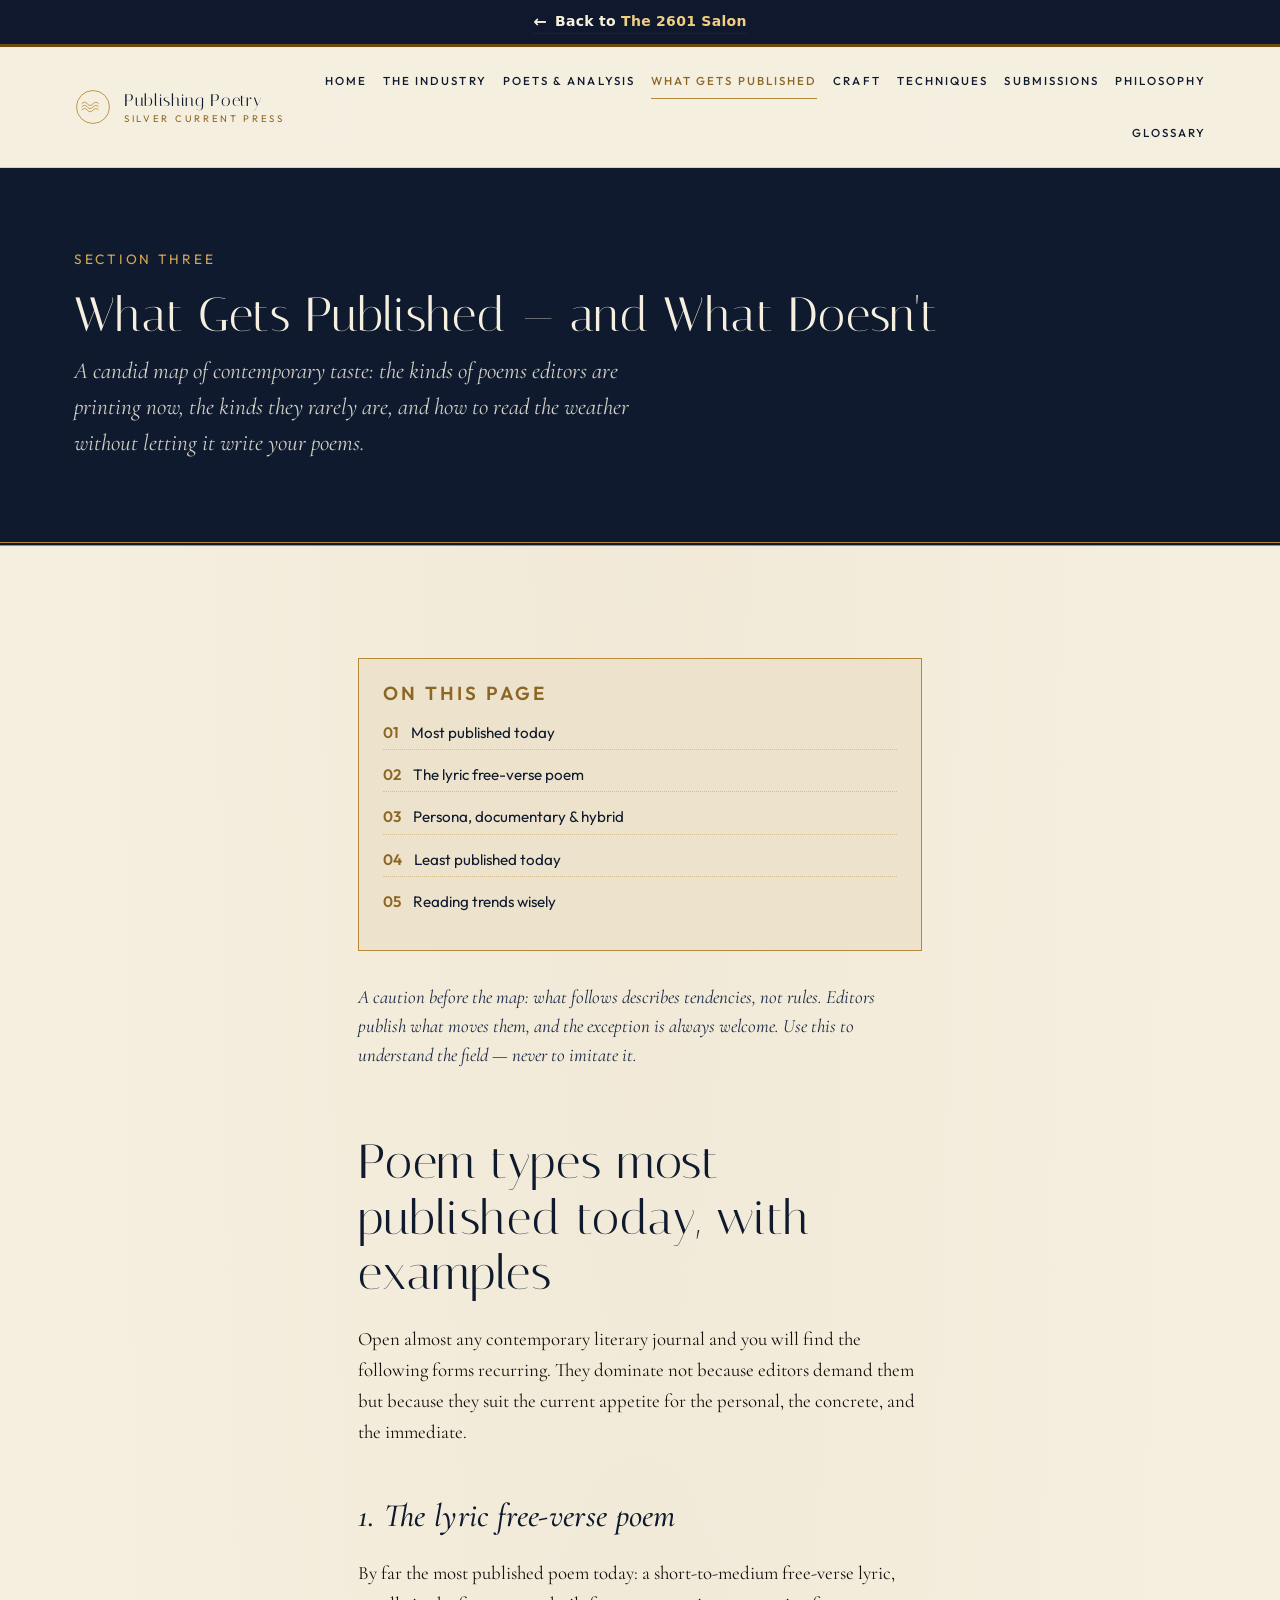
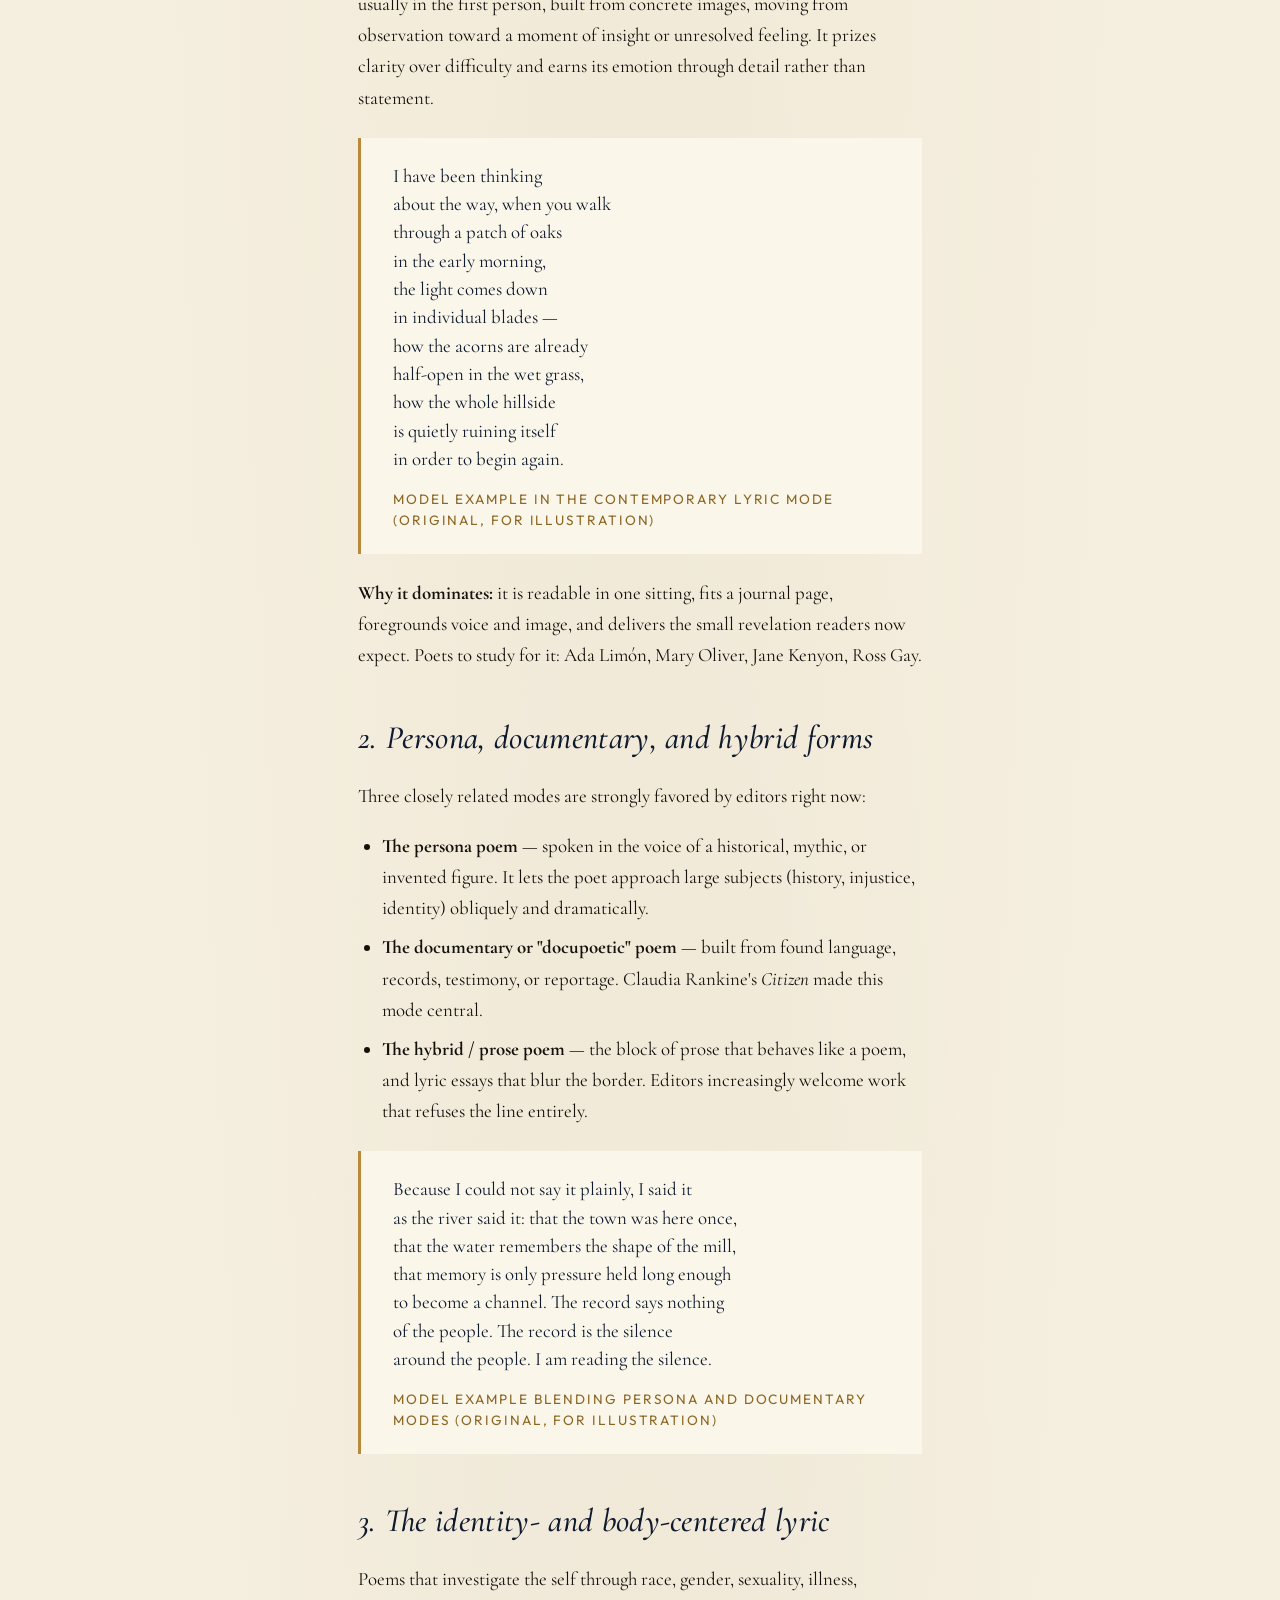
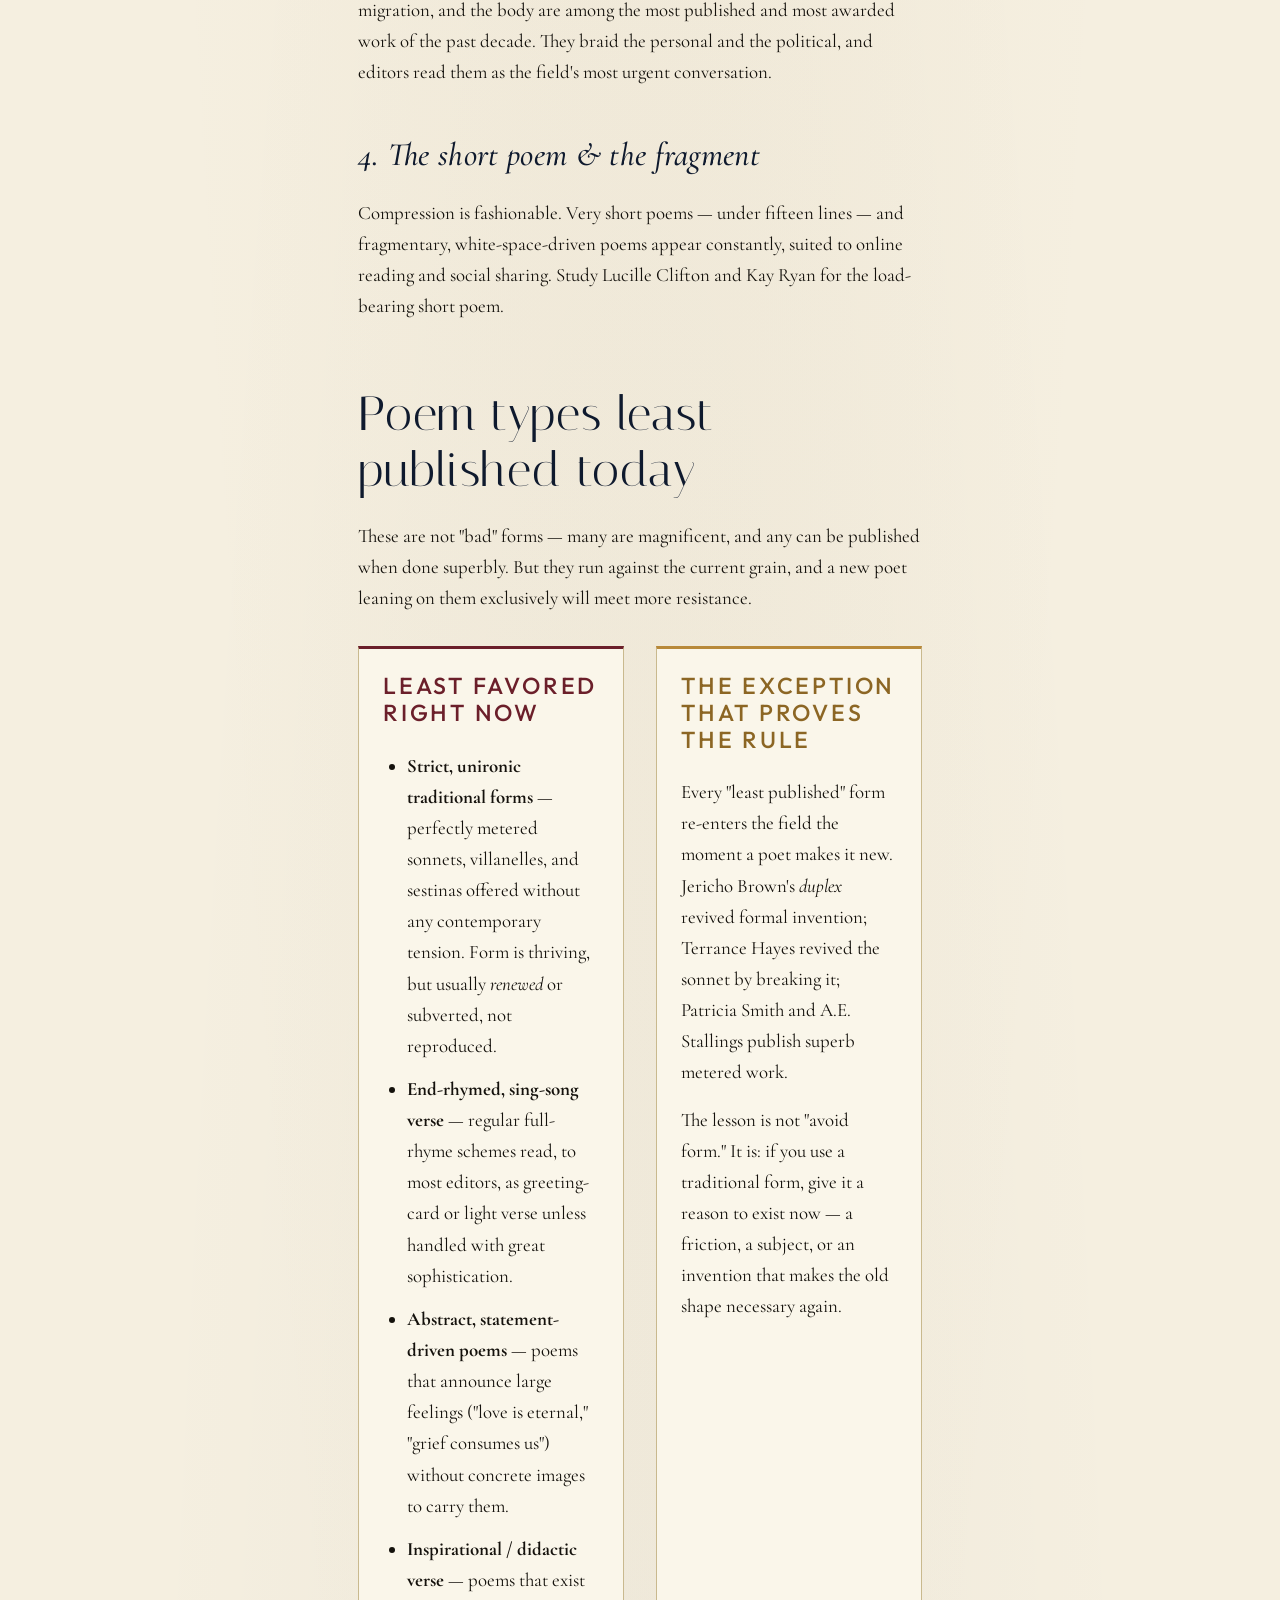
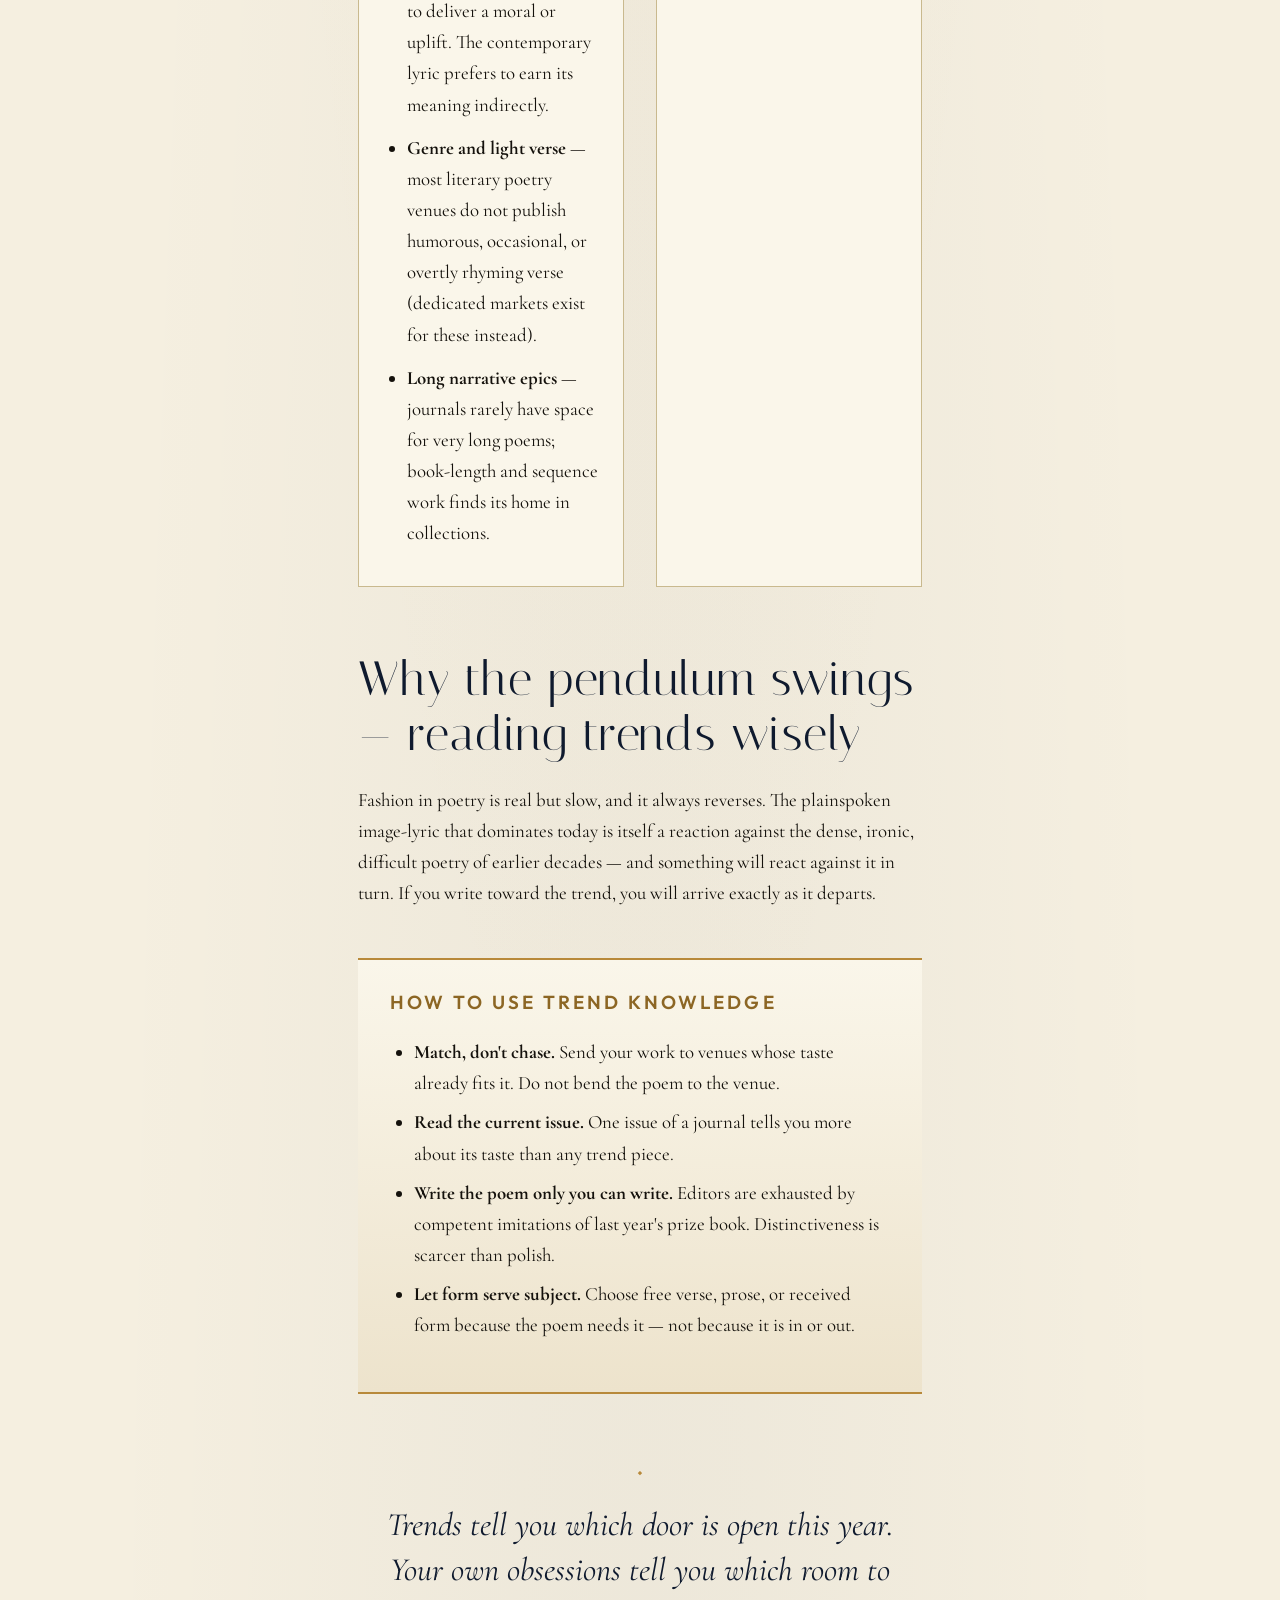
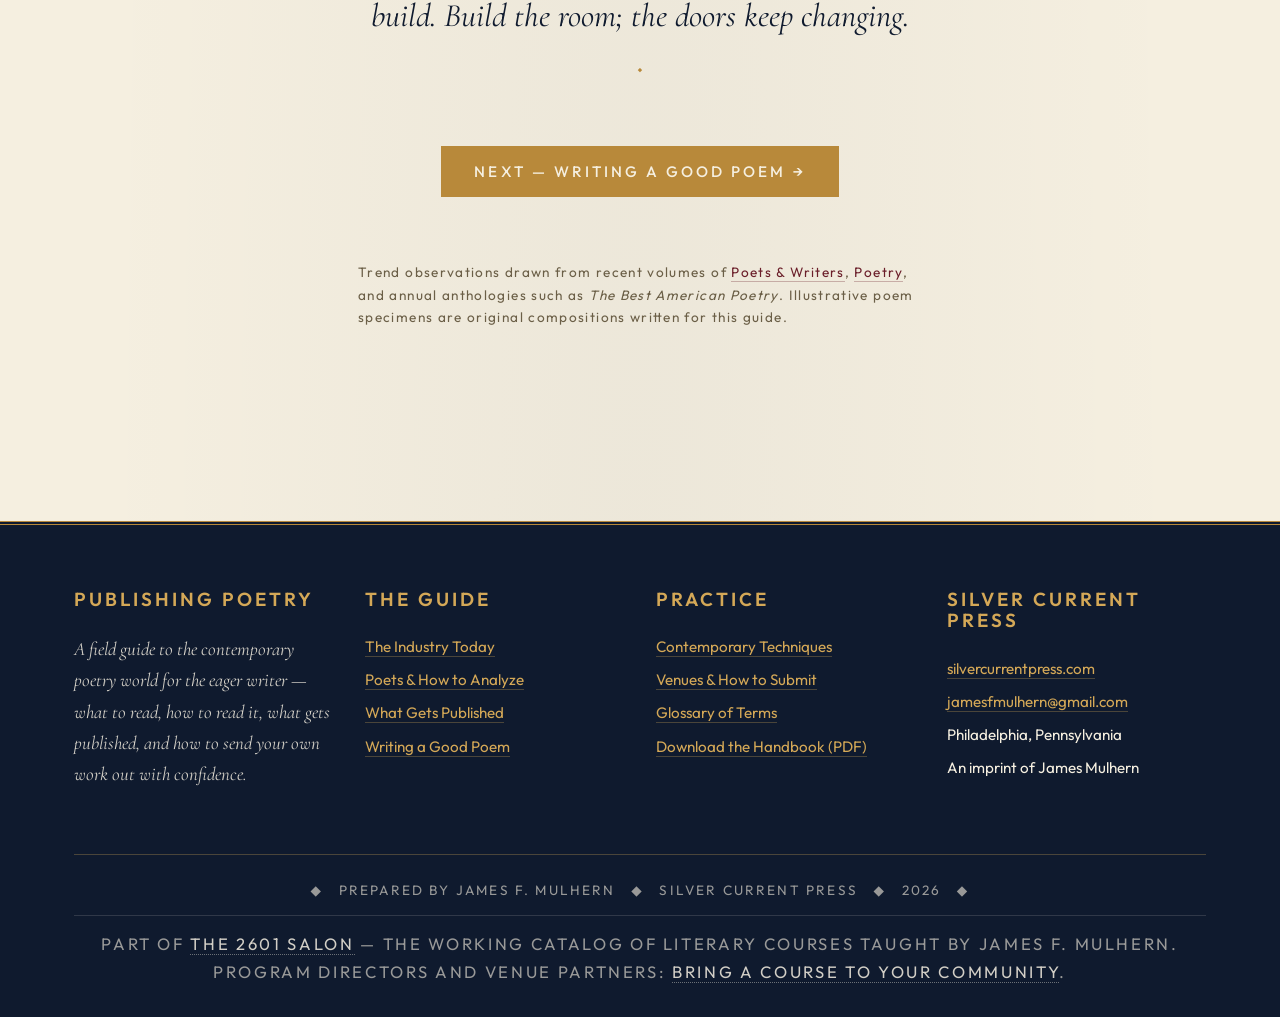
<file: trends.html>
<!doctype html>
<html lang="en">
<head>
  <meta charset="utf-8">
  <meta name="viewport" content="width=device-width, initial-scale=1">
  <title>What Gets Published — and What Doesn't · Publishing Poetry</title>
  <meta name="description" content="The poem types most published in contemporary journals today, with examples, and those least published — plus how to read publishing trends wisely without chasing them.">
  <link rel="preconnect" href="https://fonts.googleapis.com">
  <link rel="preconnect" href="https://fonts.gstatic.com" crossorigin>
  <link href="https://fonts.googleapis.com/css2?family=Cormorant+Garamond:ital,wght@0,400;0,500;0,600;1,400;1,500&family=Italiana&family=Outfit:wght@300;400;500;600&display=swap" rel="stylesheet">
  <link rel="stylesheet" href="css/styles.css">
<meta name="author" content="James F. Mulhern">
<meta name="keywords" content="publishing poetry, contemporary poetry industry, poetry submissions, how to publish a poem, poetry magazines, poetry contests, contemporary poetry techniques, how to write a poem, poetry glossary, poetry field guide, Silver Current Press, James F. Mulhern">
<meta name="robots" content="index, follow, max-image-preview:large">
<link rel="canonical" href="https://publishingpoetry.silvercurrentpress.com/trends.html">
<meta property="og:type" content="website">
<meta property="og:site_name" content="Publishing Poetry — Silver Current Press">
<meta property="og:title" content="What Gets Published — and What Doesn't · Publishing Poetry">
<meta property="og:description" content="The poem types most published in contemporary journals today, with examples, and those least published — plus how to read publishing trends wisely without chasing them.">
<meta property="og:url" content="https://publishingpoetry.silvercurrentpress.com/trends.html">
<meta property="og:locale" content="en_US">
<meta name="twitter:card" content="summary_large_image">
<meta name="twitter:title" content="What Gets Published — and What Doesn't · Publishing Poetry">
<meta name="twitter:description" content="The poem types most published in contemporary journals today, with examples, and those least published — plus how to read publishing trends wisely without chasing them.">
<script type="application/ld+json">
{
  "@context": "https://schema.org",
  "@type": "WebPage",
  "name": "What Gets Published \u2014 and What Doesn't \u00b7 Publishing Poetry",
  "description": "The poem types most published in contemporary journals today, with examples, and those least published \u2014 plus how to read publishing trends wisely without chasing them.",
  "url": "https://publishingpoetry.silvercurrentpress.com/trends.html",
  "isPartOf": {
    "@type": "WebSite",
    "name": "Publishing Poetry \u2014 Silver Current Press",
    "url": "https://publishingpoetry.silvercurrentpress.com/"
  },
  "publisher": {
    "@type": "Organization",
    "name": "Silver Current Press",
    "url": "https://silvercurrentpress.com"
  },
  "author": {
    "@type": "Person",
    "name": "James F. Mulhern",
    "url": "https://www.authorjamesmulhern.com"
  },
  "inLanguage": "en"
}
</script>
<script type="application/ld+json">
{
  "@type": "TechArticle",
  "headline": "Publishing Poetry: A Field Guide for the Contemporary Poet",
  "about": "Contemporary poetry publishing, submission strategy, and craft",
  "@context": "https://schema.org"
}
</script>
</head>
<body>
<!-- return-to-salon ribbon -->
<div id="scp-return-ribbon" style="
  background: #10182E;
  color: #F8F1DD;
  text-align: center;
  padding: 10px 16px;
  font-family: system-ui, -apple-system, 'Segoe UI', sans-serif;
  font-size: 14px;
  font-weight: 600;
  letter-spacing: 0.02em;
  border-bottom: 3px solid #6E4A0E;
  position: relative;
  z-index: 9999;
">
  <a href="https://salon.silvercurrentpress.com"
     style="color: #F8F1DD; text-decoration: none; display:inline-flex; align-items:center; gap:8px;"
     onmouseover="this.style.color='#F0D080'"
     onmouseout="this.style.color='#F8F1DD'">
    <span style="font-size:16px; line-height:1;">&#8592;</span>
    <span>Back to <strong style="color:#F0D080;">The 2601 Salon</strong></span>
  </a>
</div>

  <div id="site-header"></div>

  <section class="session-hero">
    <div class="container">
      <p class="session-meta">Section Three</p>
      <h1>What Gets Published — and What Doesn't</h1>
      <p class="lede" style="color: rgba(245,239,224,0.85); max-width: 60ch;">A candid map of contemporary taste: the kinds of poems editors are printing now, the kinds they rarely are, and how to read the weather without letting it write your poems.</p>
    </div>
  </section>

  <section>
    <div class="container prose">

      <div class="toc">
        <h5>On This Page</h5>
        <ol>
          <li><a href="#most">Most published today</a></li>
          <li><a href="#lyric">The lyric free-verse poem</a></li>
          <li><a href="#persona">Persona, documentary &amp; hybrid</a></li>
          <li><a href="#least">Least published today</a></li>
          <li><a href="#why-trends">Reading trends wisely</a></li>
        </ol>
      </div>

      <p class="lede">A caution before the map: what follows describes tendencies, not rules. Editors publish what moves them, and the exception is always welcome. Use this to understand the field — never to imitate it.</p>

      <h2 id="most" class="anchor-h">Poem types most published today, with examples</h2>
      <p>Open almost any contemporary literary journal and you will find the following forms recurring. They dominate not because editors demand them but because they suit the current appetite for the personal, the concrete, and the immediate.</p>

      <h3 id="lyric" class="anchor-h">1. The lyric free-verse poem</h3>
      <p>By far the most published poem today: a short-to-medium free-verse lyric, usually in the first person, built from concrete images, moving from observation toward a moment of insight or unresolved feeling. It prizes clarity over difficulty and earns its emotion through detail rather than statement.</p>
      <div class="specimen mini">I have been thinking
about the way, when you walk
through a patch of oaks
in the early morning,
the light comes down
in individual blades —
how the acorns are already
half-open in the wet grass,
how the whole hillside
is quietly ruining itself
in order to begin again.
<span class="attrib">Model example in the contemporary lyric mode (original, for illustration)</span></div>
      <p><strong>Why it dominates:</strong> it is readable in one sitting, fits a journal page, foregrounds voice and image, and delivers the small revelation readers now expect. Poets to study for it: Ada Limón, Mary Oliver, Jane Kenyon, Ross Gay.</p>

      <h3 id="persona" class="anchor-h">2. Persona, documentary, and hybrid forms</h3>
      <p>Three closely related modes are strongly favored by editors right now:</p>
      <ul>
        <li><strong>The persona poem</strong> — spoken in the voice of a historical, mythic, or invented figure. It lets the poet approach large subjects (history, injustice, identity) obliquely and dramatically.</li>
        <li><strong>The documentary or "docupoetic" poem</strong> — built from found language, records, testimony, or reportage. Claudia Rankine's <em>Citizen</em> made this mode central.</li>
        <li><strong>The hybrid / prose poem</strong> — the block of prose that behaves like a poem, and lyric essays that blur the border. Editors increasingly welcome work that refuses the line entirely.</li>
      </ul>
      <div class="specimen mini">Because I could not say it plainly, I said it
as the river said it: that the town was here once,
that the water remembers the shape of the mill,
that memory is only pressure held long enough
to become a channel. The record says nothing
of the people. The record is the silence
around the people. I am reading the silence.
<span class="attrib">Model example blending persona and documentary modes (original, for illustration)</span></div>

      <h3 class="anchor-h">3. The identity- and body-centered lyric</h3>
      <p>Poems that investigate the self through race, gender, sexuality, illness, migration, and the body are among the most published and most awarded work of the past decade. They braid the personal and the political, and editors read them as the field's most urgent conversation.</p>

      <h3 class="anchor-h">4. The short poem &amp; the fragment</h3>
      <p>Compression is fashionable. Very short poems — under fifteen lines — and fragmentary, white-space-driven poems appear constantly, suited to online reading and social sharing. Study Lucille Clifton and Kay Ryan for the load-bearing short poem.</p>

      <h2 id="least" class="anchor-h">Poem types least published today</h2>
      <p>These are not "bad" forms — many are magnificent, and any can be published when done superbly. But they run against the current grain, and a new poet leaning on them exclusively will meet more resistance.</p>
      <div class="do-avoid">
        <div class="panel avoid">
          <h4>Least favored right now</h4>
          <ul>
            <li><strong>Strict, unironic traditional forms</strong> — perfectly metered sonnets, villanelles, and sestinas offered without any contemporary tension. Form is thriving, but usually <em>renewed</em> or subverted, not reproduced.</li>
            <li><strong>End-rhymed, sing-song verse</strong> — regular full-rhyme schemes read, to most editors, as greeting-card or light verse unless handled with great sophistication.</li>
            <li><strong>Abstract, statement-driven poems</strong> — poems that announce large feelings ("love is eternal," "grief consumes us") without concrete images to carry them.</li>
            <li><strong>Inspirational / didactic verse</strong> — poems that exist to deliver a moral or uplift. The contemporary lyric prefers to earn its meaning indirectly.</li>
            <li><strong>Genre and light verse</strong> — most literary poetry venues do not publish humorous, occasional, or overtly rhyming verse (dedicated markets exist for these instead).</li>
            <li><strong>Long narrative epics</strong> — journals rarely have space for very long poems; book-length and sequence work finds its home in collections.</li>
          </ul>
        </div>
        <div class="panel do">
          <h4>The exception that proves the rule</h4>
          <p>Every "least published" form re-enters the field the moment a poet makes it new. Jericho Brown's <em>duplex</em> revived formal invention; Terrance Hayes revived the sonnet by breaking it; Patricia Smith and A.E. Stallings publish superb metered work.</p>
          <p>The lesson is not "avoid form." It is: if you use a traditional form, give it a reason to exist now — a friction, a subject, or an invention that makes the old shape necessary again.</p>
        </div>
      </div>

      <h2 id="why-trends" class="anchor-h">Why the pendulum swings — reading trends wisely</h2>
      <p>Fashion in poetry is real but slow, and it always reverses. The plainspoken image-lyric that dominates today is itself a reaction against the dense, ironic, difficult poetry of earlier decades — and something will react against it in turn. If you write toward the trend, you will arrive exactly as it departs.</p>
      <div class="takeaway">
        <h5>How to Use Trend Knowledge</h5>
        <ul>
          <li><strong>Match, don't chase.</strong> Send your work to venues whose taste already fits it. Do not bend the poem to the venue.</li>
          <li><strong>Read the current issue.</strong> One issue of a journal tells you more about its taste than any trend piece.</li>
          <li><strong>Write the poem only you can write.</strong> Editors are exhausted by competent imitations of last year's prize book. Distinctiveness is scarcer than polish.</li>
          <li><strong>Let form serve subject.</strong> Choose free verse, prose, or received form because the poem needs it — not because it is in or out.</li>
        </ul>
      </div>

      <div class="pullquote">Trends tell you which door is open this year. Your own obsessions tell you which room to build. Build the room; the doors keep changing.</div>

      <div class="center mt-8">
        <a class="btn btn--gold" href="craft.html">Next — Writing a Good Poem →</a>
      </div>

      <p style="margin-top: var(--space-16); font-size: var(--text-xs); font-family: var(--ui); letter-spacing: 0.1em; color: var(--muted);">Trend observations drawn from recent volumes of <a href="https://www.pw.org">Poets &amp; Writers</a>, <a href="https://www.poetryfoundation.org/poetrymagazine">Poetry</a>, and annual anthologies such as <em>The Best American Poetry</em>. Illustrative poem specimens are original compositions written for this guide.</p>

    </div>
  </section>

  <div id="site-footer"></div>
  <script src="js/site.js"></script>
</body>
</html>
</file>
<file: css/styles.css>
/* =====================================================================
   THE ART OF TELLING — COMPANION SITE
   Art Deco aesthetic: ivory, midnight, antique gold, oxblood
   ===================================================================== */

:root {
  --ivory:        #F5EFE0;
  --ivory-soft:   #FAF6EA;
  --parchment:    #EDE3CC;
  --midnight:     #0F1A2E;
  --midnight-2:   #1A2843;
  --ink:          #14110C;
  --gold:         #B8893A;
  --gold-bright:  #D4A857;
  --gold-deep:    #8C6624;
  --oxblood:      #6B1F2A;
  --rose:         #C68A86;
  --muted:        #6B5F47;
  --line:         #C9B98E;

  --display: 'Cormorant Garamond', 'Playfair Display', Georgia, serif;
  --headline: 'Italiana', 'Cormorant Garamond', Georgia, serif;
  --body: 'Cormorant Garamond', Georgia, 'Times New Roman', serif;
  --ui: 'Outfit', 'Futura', 'Trebuchet MS', system-ui, sans-serif;
  --label: 'Outfit', 'Futura', sans-serif;

  --text-xs: clamp(0.75rem, 0.7rem + 0.2vw, 0.85rem);
  --text-sm: clamp(0.875rem, 0.82rem + 0.2vw, 0.95rem);
  --text-base: clamp(1.05rem, 1rem + 0.3vw, 1.18rem);
  --text-lg: clamp(1.25rem, 1.1rem + 0.5vw, 1.45rem);
  --text-xl: clamp(1.6rem, 1.4rem + 0.8vw, 2.1rem);
  --text-2xl: clamp(2.2rem, 1.8rem + 1.5vw, 3.2rem);
  --text-3xl: clamp(3rem, 2.4rem + 2.5vw, 4.8rem);
  --text-hero: clamp(3.5rem, 2.6rem + 4vw, 6.8rem);

  --space-1: 0.25rem; --space-2: 0.5rem; --space-3: 0.75rem;
  --space-4: 1rem; --space-6: 1.5rem; --space-8: 2rem;
  --space-12: 3rem; --space-16: 4rem; --space-20: 5rem;
  --space-24: 6rem; --space-32: 8rem;

  --maxw-prose: 68ch;
  --maxw-wide: 1180px;
  --maxw-narrow: 780px;
}

*, *::before, *::after { box-sizing: border-box; }
html { scroll-behavior: smooth; -webkit-text-size-adjust: 100%; }
body {
  margin: 0;
  font-family: var(--body);
  font-size: var(--text-base);
  line-height: 1.65;
  color: var(--ink);
  background: var(--ivory);
  background-image:
    radial-gradient(ellipse at top, rgba(184,137,58,0.06), transparent 60%),
    radial-gradient(ellipse at bottom, rgba(15,26,46,0.04), transparent 60%);
  font-feature-settings: "kern" 1, "liga" 1, "onum" 1;
  -webkit-font-smoothing: antialiased;
}
img { max-width: 100%; display: block; }
a { color: var(--oxblood); text-decoration: none; border-bottom: 1px solid rgba(107,31,42,0.3); transition: all .25s ease; }
a:hover { color: var(--gold-deep); border-bottom-color: var(--gold); }
::selection { background: var(--gold); color: var(--ivory); }

h1, h2, h3, h4, h5 {
  font-family: var(--headline);
  font-weight: 400;
  line-height: 1.15;
  margin: 0 0 var(--space-6);
  color: var(--midnight);
  letter-spacing: 0.01em;
}
h1 { font-size: var(--text-3xl); }
h2 { font-size: var(--text-2xl); letter-spacing: 0.02em; }
h3 { font-size: var(--text-xl); font-family: var(--display); font-style: italic; font-weight: 500; }
h4 { font-size: var(--text-lg); font-family: var(--ui); font-weight: 500; letter-spacing: 0.12em; text-transform: uppercase; color: var(--gold-deep); }
h5 { font-size: var(--text-base); font-family: var(--ui); font-weight: 600; letter-spacing: 0.16em; text-transform: uppercase; color: var(--gold-deep); }
p { margin: 0 0 var(--space-4); }

.lede { font-size: var(--text-lg); font-style: italic; color: var(--midnight-2); line-height: 1.55; }

blockquote {
  margin: var(--space-8) 0;
  padding: var(--space-4) var(--space-8);
  border-left: 2px solid var(--gold);
  font-family: var(--display);
  font-style: italic;
  font-size: var(--text-lg);
  color: var(--midnight);
  line-height: 1.55;
}
blockquote cite { display: block; margin-top: var(--space-3); font-family: var(--ui); font-style: normal; font-size: var(--text-sm); letter-spacing: 0.14em; text-transform: uppercase; color: var(--gold-deep); font-weight: 500; }

.eyebrow {
  font-family: var(--ui);
  font-size: var(--text-xs);
  letter-spacing: 0.32em;
  text-transform: uppercase;
  font-weight: 500;
  color: var(--gold-deep);
  margin-bottom: var(--space-4);
  display: inline-block;
}
.eyebrow::before, .eyebrow::after {
  content: "◆";
  margin: 0 var(--space-3);
  color: var(--gold);
  font-size: 0.7em;
  vertical-align: middle;
}

.container { width: 100%; max-width: var(--maxw-wide); margin: 0 auto; padding: 0 var(--space-6); }
.narrow { max-width: var(--maxw-narrow); margin-left: auto; margin-right: auto; }
.prose { max-width: var(--maxw-prose); margin-left: auto; margin-right: auto; }
.prose p, .prose li { font-size: var(--text-base); }
.prose h2 { margin-top: var(--space-16); }
.prose h3 { margin-top: var(--space-12); }
.prose h4 { margin-top: var(--space-8); }
.prose ul, .prose ol { padding-left: var(--space-6); }
.prose li { margin-bottom: var(--space-2); }

section { padding: var(--space-20) 0; }
.section-tight { padding: var(--space-12) 0; }

.deco-rule {
  display: flex; align-items: center; justify-content: center;
  margin: var(--space-12) 0; color: var(--gold);
}
.deco-rule::before, .deco-rule::after {
  content: ""; flex: 1; height: 1px;
  background: linear-gradient(90deg, transparent, var(--gold), transparent);
  max-width: 240px;
}
.deco-rule .diamond { margin: 0 var(--space-4); display: inline-flex; align-items: center; }
.deco-rule .diamond svg { width: 36px; height: 36px; }

.sunburst-bg { position: relative; overflow: hidden; }
.sunburst-bg::before {
  content: ""; position: absolute; inset: 0;
  background: repeating-conic-gradient(from 0deg at 50% 100%,
    rgba(184,137,58,0.06) 0deg 2deg, transparent 2deg 8deg);
  pointer-events: none; z-index: 0;
}
.sunburst-bg > * { position: relative; z-index: 1; }

.site-header {
  position: sticky; top: 0; z-index: 100;
  background: rgba(245,239,224,0.92);
  backdrop-filter: blur(14px);
  -webkit-backdrop-filter: blur(14px);
  border-bottom: 1px solid rgba(184,137,58,0.3);
}
.site-header .container {
  display: flex; align-items: center; justify-content: space-between;
  padding-top: var(--space-4); padding-bottom: var(--space-4);
  gap: var(--space-6);
}
.brand { display: flex; align-items: center; gap: var(--space-3); border: none; color: var(--midnight); }
.brand:hover { color: var(--gold-deep); border: none; }
.brand-mark { width: 38px; height: 38px; }
.brand-text {
  font-family: var(--headline);
  font-size: 1.05rem;
  line-height: 1.1;
  letter-spacing: 0.04em;
  white-space: nowrap;
}
.brand-text small { display: block; font-family: var(--ui); font-size: 0.6rem; letter-spacing: 0.28em; text-transform: uppercase; color: var(--gold-deep); margin-top: 3px; white-space: nowrap; }

.nav { display: flex; gap: var(--space-4); flex-wrap: wrap; justify-content: flex-end; }
.nav a {
  font-family: var(--ui);
  font-size: 0.72rem;
  letter-spacing: 0.18em;
  text-transform: uppercase;
  font-weight: 500;
  color: var(--midnight);
  border: none;
  padding: var(--space-2) 0;
  border-bottom: 1px solid transparent;
  white-space: nowrap;
}
.nav a:hover, .nav a.active { color: var(--gold-deep); border-bottom-color: var(--gold); }
.nav-toggle {
  display: none;
  background: none;
  border: 1px solid var(--gold);
  padding: var(--space-2) var(--space-3);
  font-family: var(--ui);
  font-size: var(--text-xs);
  letter-spacing: 0.2em;
  text-transform: uppercase;
  color: var(--midnight);
  cursor: pointer;
}
@media (max-width: 1100px) {
  .nav-toggle { display: inline-block; }
  .nav {
    display: none; position: absolute; top: 100%; left: 0; right: 0;
    background: var(--ivory); flex-direction: column;
    padding: var(--space-6); border-bottom: 1px solid var(--gold); gap: var(--space-3);
  }
  .nav.open { display: flex; }
}

.hero {
  background: linear-gradient(180deg, var(--midnight) 0%, var(--midnight-2) 100%);
  color: var(--ivory);
  padding: var(--space-24) 0 var(--space-20);
  position: relative; overflow: hidden; text-align: center;
}
.hero::before {
  content: ""; position: absolute; inset: 0;
  background: repeating-conic-gradient(from -90deg at 50% 100%,
    rgba(184,137,58,0.12) 0deg 1.5deg, transparent 1.5deg 7deg);
  pointer-events: none;
}
.hero .container { position: relative; z-index: 1; }
.hero h1 {
  color: var(--ivory);
  font-size: var(--text-hero);
  line-height: 1.05;
  margin: var(--space-6) 0;
  font-family: var(--headline);
  font-weight: 400;
  letter-spacing: 0.015em;
}
.hero .eyebrow { color: var(--gold-bright); }
.hero .eyebrow::before, .hero .eyebrow::after { color: var(--gold-bright); }
.hero p.lede { color: rgba(245,239,224,0.85); font-size: var(--text-lg); max-width: 56ch; margin-left: auto; margin-right: auto; }
.hero-ornament { width: 100%; max-width: 360px; margin: var(--space-8) auto var(--space-4); color: var(--gold); opacity: 0.9; }

.btn {
  display: inline-block;
  font-family: var(--ui);
  font-size: var(--text-sm);
  letter-spacing: 0.2em;
  text-transform: uppercase;
  font-weight: 500;
  padding: var(--space-3) var(--space-8);
  border: 1px solid var(--gold);
  background: transparent;
  color: var(--midnight);
  cursor: pointer;
  transition: all .25s ease;
}
.btn:hover { background: var(--gold); color: var(--ivory); border-color: var(--gold); }
.btn--gold { background: var(--gold); color: var(--ivory); }
.btn--gold:hover { background: var(--gold-bright); border-color: var(--gold-bright); }
.btn--ghost-light { border-color: var(--gold-bright); color: var(--ivory); }
.btn--ghost-light:hover { background: var(--gold); color: var(--ivory); }

.cards {
  display: grid;
  grid-template-columns: repeat(auto-fit, minmax(280px, 1fr));
  gap: var(--space-8);
}
.card {
  background: var(--ivory-soft);
  border: 1px solid var(--line);
  padding: var(--space-8);
  position: relative;
  transition: all .3s ease;
}
.card::before, .card::after {
  content: ""; position: absolute; width: 18px; height: 18px; border: 1px solid var(--gold);
}
.card::before { top: -1px; left: -1px; border-right: 0; border-bottom: 0; }
.card::after  { bottom: -1px; right: -1px; border-left: 0; border-top: 0; }
.card:hover { border-color: var(--gold); transform: translateY(-2px); box-shadow: 0 18px 36px -20px rgba(15,26,46,0.18); }
.card h3 { margin-top: 0; font-size: var(--text-lg); font-family: var(--headline); font-style: normal; }
.card .meta { font-family: var(--ui); font-size: var(--text-xs); letter-spacing: 0.18em; text-transform: uppercase; color: var(--gold-deep); margin-bottom: var(--space-3); }
.card a.card-link { display: inline-block; margin-top: var(--space-3); border-bottom: 1px solid var(--gold); padding-bottom: 2px; font-family: var(--ui); font-size: var(--text-xs); letter-spacing: 0.22em; text-transform: uppercase; color: var(--midnight); }
.card a.card-link:hover { color: var(--gold-deep); }

/* Download panel */
.download-panel {
  background: linear-gradient(180deg, var(--midnight-2) 0%, var(--midnight) 100%);
  color: var(--ivory);
  padding: var(--space-12) var(--space-8);
  border: 1px solid var(--gold);
  position: relative;
  text-align: center;
  margin: var(--space-12) auto;
  max-width: 720px;
}
.download-panel::before, .download-panel::after {
  content: ""; position: absolute; width: 28px; height: 28px;
}
.download-panel::before { top: -1px; left: -1px; border-top: 2px solid var(--gold-bright); border-left: 2px solid var(--gold-bright); }
.download-panel::after  { bottom: -1px; right: -1px; border-bottom: 2px solid var(--gold-bright); border-right: 2px solid var(--gold-bright); }
.download-panel h3 { font-family: var(--headline); font-style: normal; color: var(--ivory); margin-bottom: var(--space-3); }
.download-panel p { color: rgba(245,239,224,0.85); }
.download-panel .eyebrow { color: var(--gold-bright); }
.download-panel .eyebrow::before, .download-panel .eyebrow::after { color: var(--gold-bright); }

.session-hero {
  background: var(--midnight);
  color: var(--ivory);
  padding: var(--space-20) 0 var(--space-16);
  border-bottom: 4px double var(--gold);
}
.session-hero h1 { color: var(--ivory); font-family: var(--headline); font-size: var(--text-2xl); margin: var(--space-3) 0; }
.session-hero .session-meta { font-family: var(--ui); font-size: var(--text-xs); letter-spacing: 0.2em; text-transform: uppercase; color: var(--gold-bright); }

.toc {
  background: var(--parchment);
  border: 1px solid var(--gold);
  padding: var(--space-6);
  margin: var(--space-8) auto;
}
.toc h5 { margin-top: 0; margin-bottom: var(--space-3); }
.toc ol { list-style: none; padding: 0; margin: 0; counter-reset: toc; }
.toc li { counter-increment: toc; padding: var(--space-1) 0; font-family: var(--ui); font-size: var(--text-sm); border-bottom: 1px dotted rgba(184,137,58,0.4); }
.toc li:last-child { border-bottom: none; }
.toc li::before { content: counter(toc, decimal-leading-zero); color: var(--gold-deep); font-weight: 600; margin-right: var(--space-3); }
.toc a { color: var(--midnight); border: none; }
.toc a:hover { color: var(--gold-deep); }

.pullquote {
  font-family: var(--display);
  font-style: italic;
  font-size: var(--text-xl);
  line-height: 1.4;
  color: var(--midnight);
  text-align: center;
  margin: var(--space-16) auto;
  max-width: 60ch;
  position: relative;
}
.pullquote::before, .pullquote::after {
  content: "◆"; display: block; font-style: normal; font-size: 0.6em; color: var(--gold); margin: var(--space-4) auto;
}

table { width: 100%; border-collapse: collapse; margin: var(--space-6) 0; font-size: var(--text-sm); font-family: var(--ui); }
th, td { padding: var(--space-3) var(--space-4); text-align: left; border-bottom: 1px solid var(--line); vertical-align: top; }
th { font-family: var(--ui); font-weight: 600; letter-spacing: 0.14em; text-transform: uppercase; font-size: var(--text-xs); color: var(--gold-deep); border-bottom: 1px solid var(--gold); background: var(--ivory-soft); }

.qa { margin: var(--space-6) 0; }
.qa-q { font-family: var(--ui); font-weight: 600; color: var(--midnight); font-size: var(--text-base); margin-bottom: var(--space-2); padding-left: var(--space-6); position: relative; }
.qa-q::before { content: "Q."; position: absolute; left: 0; color: var(--gold-deep); font-family: var(--display); font-style: italic; font-weight: 500; }
.qa-a { padding-left: var(--space-6); position: relative; color: var(--ink); margin-bottom: var(--space-6); }
.qa-a::before { content: "A."; position: absolute; left: 0; top: 0; color: var(--oxblood); font-family: var(--display); font-style: italic; font-weight: 500; }

.takeaway {
  background: linear-gradient(180deg, var(--ivory-soft), var(--parchment));
  border-top: 2px solid var(--gold);
  border-bottom: 2px solid var(--gold);
  padding: var(--space-8);
  margin: var(--space-12) 0;
}
.takeaway h5 { color: var(--gold-deep); margin-top: 0; }
.takeaway ul { padding-left: var(--space-6); }

.glossary dt { font-family: var(--ui); font-weight: 600; color: var(--midnight); margin-top: var(--space-4); letter-spacing: 0.04em; }
.glossary dt::after { content: " — "; color: var(--gold-deep); }
.glossary dd { margin: 0 0 var(--space-3) 0; color: var(--ink); }

.author-panel {
  display: grid; grid-template-columns: auto 1fr;
  gap: var(--space-6); padding: var(--space-6);
  background: var(--ivory-soft); border: 1px solid var(--line);
  margin: var(--space-8) 0;
}
.author-panel .portrait {
  width: 110px; height: 110px; border-radius: 50%;
  background: linear-gradient(135deg, var(--midnight), var(--midnight-2));
  display: flex; align-items: center; justify-content: center;
  border: 2px solid var(--gold); color: var(--gold-bright);
  font-family: var(--headline); font-size: 1.8rem;
}
.author-panel h4 { margin: 0 0 var(--space-2); font-family: var(--ui); font-size: var(--text-sm); letter-spacing: 0.18em; color: var(--gold-deep); }
.author-panel h3 { margin: 0 0 var(--space-2); font-style: normal; font-family: var(--headline); }
.author-panel .dates { font-family: var(--ui); font-size: var(--text-xs); letter-spacing: 0.16em; color: var(--muted); text-transform: uppercase; margin-bottom: var(--space-3); }
@media (max-width: 600px) {
  .author-panel { grid-template-columns: 1fr; text-align: center; }
  .author-panel .portrait { margin: 0 auto; }
}

.two-col {
  display: grid; grid-template-columns: 1fr 1fr;
  gap: var(--space-12); align-items: start;
}
.two-col h4 { margin-top: 0; }
@media (max-width: 768px) {
  .two-col { grid-template-columns: 1fr; gap: var(--space-8); }
}

.stats { display: grid; grid-template-columns: repeat(auto-fit, minmax(180px, 1fr)); gap: var(--space-6); margin: var(--space-8) 0; }
.stat { text-align: center; padding: var(--space-6); border: 1px solid var(--line); background: var(--ivory-soft); }
.stat .num { display: block; font-family: var(--headline); font-size: var(--text-2xl); color: var(--gold-deep); line-height: 1; margin-bottom: var(--space-3); }
.stat .label { font-family: var(--ui); font-size: var(--text-xs); letter-spacing: 0.18em; text-transform: uppercase; color: var(--muted); }

.form-group { margin-bottom: var(--space-6); }
label { display: block; font-family: var(--ui); font-size: var(--text-xs); letter-spacing: 0.2em; text-transform: uppercase; color: var(--gold-deep); margin-bottom: var(--space-2); font-weight: 500; }
input[type="text"], input[type="email"], textarea, select {
  width: 100%; background: var(--ivory-soft); border: 1px solid var(--gold);
  padding: var(--space-3) var(--space-4); font-family: var(--body);
  font-size: var(--text-base); color: var(--ink); transition: border-color .2s ease;
}
input:focus, textarea:focus, select:focus { outline: none; border-color: var(--oxblood); }
textarea { min-height: 140px; resize: vertical; }
fieldset { border: 1px solid var(--line); padding: var(--space-6); margin: 0 0 var(--space-6); }
legend { font-family: var(--ui); font-size: var(--text-xs); letter-spacing: 0.2em; text-transform: uppercase; color: var(--gold-deep); padding: 0 var(--space-3); }
.checkboxes { display: grid; grid-template-columns: repeat(auto-fit, minmax(240px, 1fr)); gap: var(--space-3); }
.checkboxes label {
  display: flex; align-items: center; gap: var(--space-3);
  font-family: var(--body); text-transform: none; letter-spacing: 0;
  font-size: var(--text-base); color: var(--ink);
  font-weight: 400; padding: var(--space-2); cursor: pointer;
}
.checkboxes input[type="checkbox"] { width: 18px; height: 18px; accent-color: var(--gold-deep); }

.site-footer {
  background: var(--midnight);
  color: var(--ivory);
  padding: var(--space-16) 0 var(--space-8);
  margin-top: var(--space-24);
  position: relative;
  border-top: 4px double var(--gold);
}
.site-footer h5 { color: var(--gold-bright); }
.site-footer a { color: var(--gold-bright); border-bottom-color: rgba(212,168,87,0.3); }
.site-footer a:hover { color: var(--ivory); border-bottom-color: var(--ivory); }
.footer-grid { display: grid; grid-template-columns: repeat(auto-fit, minmax(220px, 1fr)); gap: var(--space-8); margin-bottom: var(--space-12); }
.footer-grid ul { list-style: none; padding: 0; margin: 0; }
.footer-grid li { margin-bottom: var(--space-2); font-family: var(--ui); font-size: var(--text-sm); }
.footer-bottom { text-align: center; padding-top: var(--space-6); border-top: 1px solid rgba(212,168,87,0.3); font-family: var(--ui); font-size: var(--text-xs); letter-spacing: 0.16em; text-transform: uppercase; color: rgba(245,239,224,0.6); }

.center { text-align: center; }
.mb-6 { margin-bottom: var(--space-6); }
.mt-8 { margin-top: var(--space-8); }

@media print {
  .site-header, .site-footer, .nav-toggle { display: none; }
  body { background: white; color: black; }
  a { color: black; border: none; }
}

/* =====================================================================
   NESTED TABLE OF CONTENTS — collapsible, Art of Telling model
   ===================================================================== */
.toc-master {
  background: var(--ivory-soft);
  border: 1px solid var(--gold);
  padding: var(--space-8);
  margin: var(--space-8) auto 0;
  max-width: 860px;
  position: relative;
}
.toc-master::before, .toc-master::after {
  content: ""; position: absolute; width: 24px; height: 24px;
}
.toc-master::before { top: -1px; left: -1px; border-top: 2px solid var(--gold); border-left: 2px solid var(--gold); }
.toc-master::after  { bottom: -1px; right: -1px; border-bottom: 2px solid var(--gold); border-right: 2px solid var(--gold); }

.toc-master ol.toc-list { list-style: none; margin: 0; padding: 0; counter-reset: tocsec; }
.toc-master > ol.toc-list > li { border-top: 1px solid rgba(184,137,58,0.3); }
.toc-master > ol.toc-list > li:first-child { border-top: none; }

details.toc-item { }
details.toc-item > summary {
  list-style: none; cursor: pointer;
  display: flex; align-items: baseline; gap: var(--space-4);
  padding: var(--space-4) var(--space-2);
  font-family: var(--headline);
  font-size: var(--text-lg);
  color: var(--midnight);
  transition: color .2s ease;
  position: relative;
}
details.toc-item > summary::-webkit-details-marker { display: none; }
details.toc-item > summary:hover { color: var(--gold-deep); }
details.toc-item > summary .sec-num {
  counter-increment: tocsec;
  font-family: var(--ui); font-weight: 600;
  font-size: var(--text-sm); letter-spacing: 0.1em;
  color: var(--gold-deep);
  min-width: 2.4em;
}
details.toc-item > summary .sec-num::before { content: counter(tocsec, upper-roman) "."; }
details.toc-item > summary .sec-title { flex: 1; }
details.toc-item > summary .sec-toggle {
  font-family: var(--ui); font-size: var(--text-xs);
  color: var(--gold); transition: transform .25s ease;
  align-self: center;
}
details.toc-item[open] > summary .sec-toggle { transform: rotate(90deg); }
details.toc-item > summary .sec-toggle::before { content: "▸"; }

.toc-sub {
  list-style: none; margin: 0 0 var(--space-4) 0;
  padding: 0 0 0 calc(2.4em + var(--space-4));
}
.toc-sub li {
  padding: var(--space-2) 0;
  border-bottom: 1px dotted rgba(184,137,58,0.35);
  font-family: var(--ui); font-size: var(--text-sm);
  display: flex; align-items: baseline; gap: var(--space-3);
}
.toc-sub li:last-child { border-bottom: none; }
.toc-sub li a { color: var(--midnight); border: none; }
.toc-sub li a:hover { color: var(--gold-deep); }
.toc-sub li .dot { color: var(--gold); font-size: 0.6em; }
.toc-sub li .sub-note { color: var(--muted); font-style: italic; font-family: var(--display); font-size: var(--text-sm); }

.toc-controls { text-align: center; margin-bottom: var(--space-6); }
.toc-controls button {
  background: none; border: 1px solid var(--line);
  font-family: var(--ui); font-size: var(--text-xs);
  letter-spacing: 0.18em; text-transform: uppercase;
  color: var(--gold-deep); padding: var(--space-2) var(--space-4);
  cursor: pointer; margin: 0 var(--space-2); transition: all .2s ease;
}
.toc-controls button:hover { border-color: var(--gold); background: var(--gold); color: var(--ivory); }

/* Example / poem specimen block */
.specimen {
  background: var(--ivory-soft);
  border-left: 3px solid var(--gold);
  padding: var(--space-6) var(--space-8);
  margin: var(--space-6) 0;
  font-family: var(--display);
  white-space: pre-line;
  line-height: 1.5;
  color: var(--midnight);
}
.specimen .attrib {
  display: block; margin-top: var(--space-4);
  font-family: var(--ui); font-style: normal;
  font-size: var(--text-xs); letter-spacing: 0.14em;
  text-transform: uppercase; color: var(--gold-deep);
  white-space: normal;
}
.specimen.mini { font-size: var(--text-base); }

/* Do / Avoid columns */
.do-avoid { display: grid; grid-template-columns: 1fr 1fr; gap: var(--space-8); margin: var(--space-8) 0; }
@media (max-width: 768px) { .do-avoid { grid-template-columns: 1fr; } }
.do-avoid .panel { padding: var(--space-6); border: 1px solid var(--line); background: var(--ivory-soft); }
.do-avoid .panel.do { border-top: 3px solid var(--gold); }
.do-avoid .panel.avoid { border-top: 3px solid var(--oxblood); }
.do-avoid .panel h4 { margin-top: 0; }
.do-avoid .panel.avoid h4 { color: var(--oxblood); }
.do-avoid ul { padding-left: var(--space-6); margin: 0; }
.do-avoid li { margin-bottom: var(--space-3); font-family: var(--body); font-size: var(--text-base); }

/* Anchor offset for sticky header */
:target { scroll-margin-top: 90px; }

/* Section anchor headings */
.anchor-h { scroll-margin-top: 90px; }
</file>
